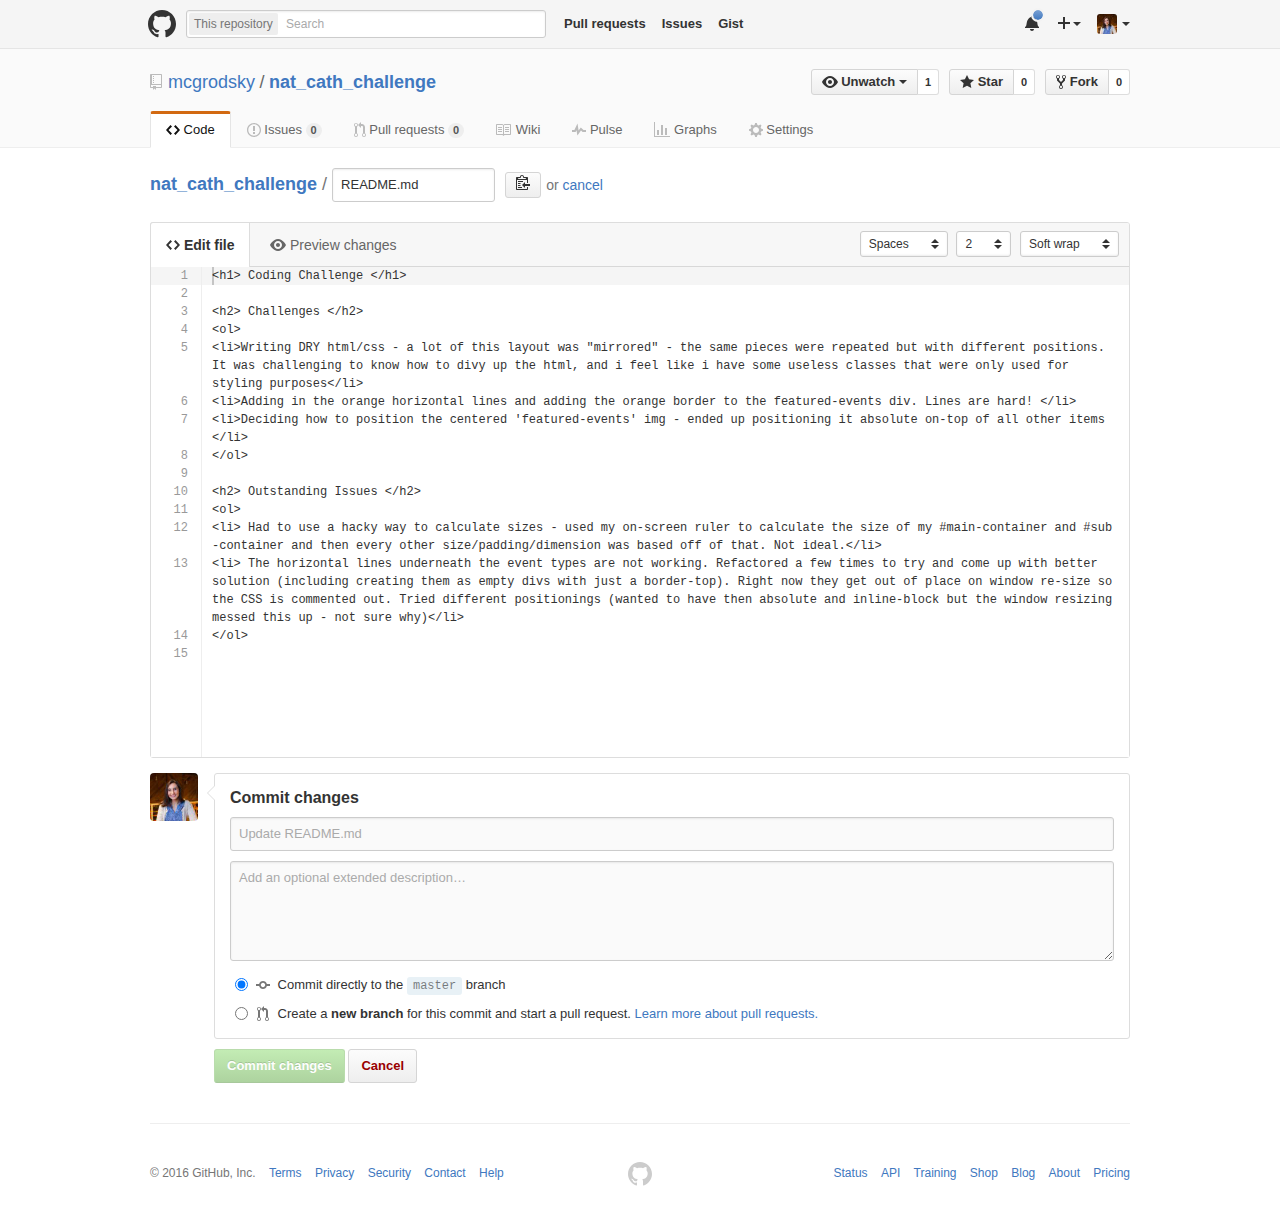
<file: images/Editing nat_cath_challenge_README.md at master · mcgrodsky_nat_cath_challenge.html>
<!DOCTYPE html>
<!-- saved from url=(0069)https://github.com/mcgrodsky/nat_cath_challenge/edit/master/README.md -->
<html lang="en" class=" is-copy-enabled is-u2f-enabled"><head prefix="og: http://ogp.me/ns# fb: http://ogp.me/ns/fb# object: http://ogp.me/ns/object# article: http://ogp.me/ns/article# profile: http://ogp.me/ns/profile#"><meta http-equiv="Content-Type" content="text/html; charset=UTF-8">
    <meta charset="utf-8">

    <link crossorigin="anonymous" href="./Editing nat_cath_challenge_README.md at master · mcgrodsky_nat_cath_challenge_files/github-57122d1fa020911abe6ccf361d32296946e1661f8d3c1d72df669b41967d4ef1.css" integrity="sha256-VxItH6AgkRq+bM82HTIpaUbhZh+NPB1y32abQZZ9TvE=" media="all" rel="stylesheet">
    <link crossorigin="anonymous" href="./Editing nat_cath_challenge_README.md at master · mcgrodsky_nat_cath_challenge_files/github2-2dd6d5521b06801a26cd68af011ba6be68e775391549ab5378895caf9bb5d709.css" integrity="sha256-LdbVUhsGgBomzWivARumvmjndTkVSatTeIlcr5u11wk=" media="all" rel="stylesheet">
    
    
    

    <link as="script" href="./Editing nat_cath_challenge_README.md at master · mcgrodsky_nat_cath_challenge_files/frameworks-ee521b8e9facac68ff27e93fc3ae0f8ed811d7bf9e434e84f4b9ea227780b084.js" rel="preload">
    <link as="script" href="./Editing nat_cath_challenge_README.md at master · mcgrodsky_nat_cath_challenge_files/github-3414864a43b9ec8feb81829c899f8b54f9becd1e54e3b38c46f23f176d58ada6.js" rel="preload">

    <meta http-equiv="X-UA-Compatible" content="IE=edge">
    <meta http-equiv="Content-Language" content="en">
    <meta name="viewport" content="width=1020">
    
    
    <title>Editing nat_cath_challenge/README.md at master · mcgrodsky/nat_cath_challenge</title>
    <link rel="search" type="application/opensearchdescription+xml" href="https://github.com/opensearch.xml" title="GitHub">
    <link rel="fluid-icon" href="https://github.com/fluidicon.png" title="GitHub">
    <link rel="apple-touch-icon" href="https://github.com/apple-touch-icon.png">
    <link rel="apple-touch-icon" sizes="57x57" href="https://github.com/apple-touch-icon-57x57.png">
    <link rel="apple-touch-icon" sizes="60x60" href="https://github.com/apple-touch-icon-60x60.png">
    <link rel="apple-touch-icon" sizes="72x72" href="https://github.com/apple-touch-icon-72x72.png">
    <link rel="apple-touch-icon" sizes="76x76" href="https://github.com/apple-touch-icon-76x76.png">
    <link rel="apple-touch-icon" sizes="114x114" href="https://github.com/apple-touch-icon-114x114.png">
    <link rel="apple-touch-icon" sizes="120x120" href="https://github.com/apple-touch-icon-120x120.png">
    <link rel="apple-touch-icon" sizes="144x144" href="https://github.com/apple-touch-icon-144x144.png">
    <link rel="apple-touch-icon" sizes="152x152" href="https://github.com/apple-touch-icon-152x152.png">
    <link rel="apple-touch-icon" sizes="180x180" href="https://github.com/apple-touch-icon-180x180.png">
    <meta property="fb:app_id" content="1401488693436528">

      <meta content="https://avatars1.githubusercontent.com/u/14894858?v=3&amp;s=400" name="twitter:image:src"><meta content="@github" name="twitter:site"><meta content="summary" name="twitter:card"><meta content="mcgrodsky/nat_cath_challenge" name="twitter:title"><meta content="Contribute to nat_cath_challenge development by creating an account on GitHub." name="twitter:description">
      <meta content="https://avatars1.githubusercontent.com/u/14894858?v=3&amp;s=400" property="og:image"><meta content="GitHub" property="og:site_name"><meta content="object" property="og:type"><meta content="mcgrodsky/nat_cath_challenge" property="og:title"><meta content="https://github.com/mcgrodsky/nat_cath_challenge" property="og:url"><meta content="Contribute to nat_cath_challenge development by creating an account on GitHub." property="og:description">
      <meta name="browser-stats-url" content="https://api.github.com/_private/browser/stats">
    <meta name="browser-errors-url" content="https://api.github.com/_private/browser/errors">
    <link rel="assets" href="https://assets-cdn.github.com/">
    <link rel="web-socket" href="wss://live.github.com/_sockets/MTQ4OTQ4NTg6ZmM4ODhhMzIwNGU1ZGNkMmFmZmE4ODZiNGI0MzYwNDE6ZmUzMmIwOWQzNGQ1MzcwNzJmODQyZDMwNGY5NzlhZjQ2YjdmNTdkNWQxYTM1NzEzZDEwMGE1MGIxZTBjOWVjMQ==--65cec39091303580d9f0840440cf3910e941319b">
    <meta name="pjax-timeout" content="1000">
    <link rel="sudo-modal" href="https://github.com/sessions/sudo_modal">

    <meta name="msapplication-TileImage" content="/windows-tile.png">
    <meta name="msapplication-TileColor" content="#ffffff">
    <meta name="selected-link" value="repo_source" data-pjax-transient="">

    <meta name="google-site-verification" content="KT5gs8h0wvaagLKAVWq8bbeNwnZZK1r1XQysX3xurLU">
<meta name="google-site-verification" content="ZzhVyEFwb7w3e0-uOTltm8Jsck2F5StVihD0exw2fsA">
    <meta name="google-analytics" content="UA-3769691-2">

<meta content="collector.githubapp.com" name="octolytics-host"><meta content="github" name="octolytics-app-id"><meta content="60E7DF61:517E:61D99E7:56B4B99D" name="octolytics-dimension-request_id"><meta content="14894858" name="octolytics-actor-id"><meta content="mcgrodsky" name="octolytics-actor-login"><meta content="299e0c0c7fca60f37c545fd6f130eaf21a6de589af653ebe219df0f6510168e3" name="octolytics-actor-hash">
<meta content="/&lt;user-name&gt;/&lt;repo-name&gt;/blob/edit" data-pjax-transient="true" name="analytics-location">



  <meta class="js-ga-set" name="dimension1" content="Logged In">



        <meta name="hostname" content="github.com">
    <meta name="user-login" content="mcgrodsky">

        <meta name="expected-hostname" content="github.com">

      <link rel="mask-icon" href="https://assets-cdn.github.com/pinned-octocat.svg" color="#4078c0">
      <link rel="icon" type="image/x-icon" href="https://assets-cdn.github.com/favicon.ico">

    <meta content="dce53d59fd4bd5ad8376a1bb3f6d158fde144e82" name="form-nonce">

    <meta http-equiv="x-pjax-version" content="9da414ee7611ac3cce2cc80cea7889cb">

      
  <meta name="description" content="Contribute to nat_cath_challenge development by creating an account on GitHub.">
  <meta name="go-import" content="github.com/mcgrodsky/nat_cath_challenge git https://github.com/mcgrodsky/nat_cath_challenge.git">

  <meta content="14894858" name="octolytics-dimension-user_id"><meta content="mcgrodsky" name="octolytics-dimension-user_login"><meta content="51007842" name="octolytics-dimension-repository_id"><meta content="mcgrodsky/nat_cath_challenge" name="octolytics-dimension-repository_nwo"><meta content="true" name="octolytics-dimension-repository_public"><meta content="false" name="octolytics-dimension-repository_is_fork"><meta content="51007842" name="octolytics-dimension-repository_network_root_id"><meta content="mcgrodsky/nat_cath_challenge" name="octolytics-dimension-repository_network_root_nwo">
  <link href="https://github.com/mcgrodsky/nat_cath_challenge/commits/master.atom" rel="alternate" title="Recent Commits to nat_cath_challenge:master" type="application/atom+xml">


  <style id="ace_editor.css">.ace_editor {position: relative;overflow: hidden;font: 12px/normal 'Monaco', 'Menlo', 'Ubuntu Mono', 'Consolas', 'source-code-pro', monospace;direction: ltr;}.ace_scroller {position: absolute;overflow: hidden;top: 0;bottom: 0;background-color: inherit;-ms-user-select: none;-moz-user-select: none;-webkit-user-select: none;user-select: none;cursor: text;}.ace_content {position: absolute;-moz-box-sizing: border-box;-webkit-box-sizing: border-box;box-sizing: border-box;min-width: 100%;}.ace_dragging .ace_scroller:before{position: absolute;top: 0;left: 0;right: 0;bottom: 0;content: '';background: rgba(250, 250, 250, 0.01);z-index: 1000;}.ace_dragging.ace_dark .ace_scroller:before{background: rgba(0, 0, 0, 0.01);}.ace_selecting, .ace_selecting * {cursor: text !important;}.ace_gutter {position: absolute;overflow : hidden;width: auto;top: 0;bottom: 0;left: 0;cursor: default;z-index: 4;-ms-user-select: none;-moz-user-select: none;-webkit-user-select: none;user-select: none;}.ace_gutter-active-line {position: absolute;left: 0;right: 0;}.ace_scroller.ace_scroll-left {box-shadow: 17px 0 16px -16px rgba(0, 0, 0, 0.4) inset;}.ace_gutter-cell {padding-left: 19px;padding-right: 6px;background-repeat: no-repeat;}.ace_gutter-cell.ace_error {background-image: url("[data-uri]");background-repeat: no-repeat;background-position: 2px center;}.ace_gutter-cell.ace_warning {background-image: url("[data-uri]");background-position: 2px center;}.ace_gutter-cell.ace_info {background-image: url("[data-uri]");background-position: 2px center;}.ace_dark .ace_gutter-cell.ace_info {background-image: url("[data-uri]");}.ace_scrollbar {position: absolute;right: 0;bottom: 0;z-index: 6;}.ace_scrollbar-inner {position: absolute;cursor: text;left: 0;top: 0;}.ace_scrollbar-v{overflow-x: hidden;overflow-y: scroll;top: 0;}.ace_scrollbar-h {overflow-x: scroll;overflow-y: hidden;left: 0;}.ace_print-margin {position: absolute;height: 100%;}.ace_text-input {position: absolute;z-index: 0;width: 0.5em;height: 1em;opacity: 0;background: transparent;-moz-appearance: none;appearance: none;border: none;resize: none;outline: none;overflow: hidden;font: inherit;padding: 0 1px;margin: 0 -1px;text-indent: -1em;-ms-user-select: text;-moz-user-select: text;-webkit-user-select: text;user-select: text;}.ace_text-input.ace_composition {background: inherit;color: inherit;z-index: 1000;opacity: 1;text-indent: 0;}.ace_layer {z-index: 1;position: absolute;overflow: hidden;word-wrap: normal;white-space: pre;height: 100%;width: 100%;-moz-box-sizing: border-box;-webkit-box-sizing: border-box;box-sizing: border-box;pointer-events: none;}.ace_gutter-layer {position: relative;width: auto;text-align: right;pointer-events: auto;}.ace_text-layer {font: inherit !important;}.ace_cjk {display: inline-block;text-align: center;}.ace_cursor-layer {z-index: 4;}.ace_cursor {z-index: 4;position: absolute;-moz-box-sizing: border-box;-webkit-box-sizing: border-box;box-sizing: border-box;border-left: 2px solid}.ace_slim-cursors .ace_cursor {border-left-width: 1px;}.ace_overwrite-cursors .ace_cursor {border-left-width: 0;border-bottom: 1px solid;}.ace_hidden-cursors .ace_cursor {opacity: 0.2;}.ace_smooth-blinking .ace_cursor {-webkit-transition: opacity 0.18s;transition: opacity 0.18s;}.ace_editor.ace_multiselect .ace_cursor {border-left-width: 1px;}.ace_marker-layer .ace_step, .ace_marker-layer .ace_stack {position: absolute;z-index: 3;}.ace_marker-layer .ace_selection {position: absolute;z-index: 5;}.ace_marker-layer .ace_bracket {position: absolute;z-index: 6;}.ace_marker-layer .ace_active-line {position: absolute;z-index: 2;}.ace_marker-layer .ace_selected-word {position: absolute;z-index: 4;-moz-box-sizing: border-box;-webkit-box-sizing: border-box;box-sizing: border-box;}.ace_line .ace_fold {-moz-box-sizing: border-box;-webkit-box-sizing: border-box;box-sizing: border-box;display: inline-block;height: 11px;margin-top: -2px;vertical-align: middle;background-image:url("[data-uri]"),url("[data-uri]");background-repeat: no-repeat, repeat-x;background-position: center center, top left;color: transparent;border: 1px solid black;border-radius: 2px;cursor: pointer;pointer-events: auto;}.ace_dark .ace_fold {}.ace_fold:hover{background-image:url("[data-uri]"),url("[data-uri]");}.ace_tooltip {background-color: #FFF;background-image: -webkit-linear-gradient(top, transparent, rgba(0, 0, 0, 0.1));background-image: linear-gradient(to bottom, transparent, rgba(0, 0, 0, 0.1));border: 1px solid gray;border-radius: 1px;box-shadow: 0 1px 2px rgba(0, 0, 0, 0.3);color: black;max-width: 100%;padding: 3px 4px;position: fixed;z-index: 999999;-moz-box-sizing: border-box;-webkit-box-sizing: border-box;box-sizing: border-box;cursor: default;white-space: pre;word-wrap: break-word;line-height: normal;font-style: normal;font-weight: normal;letter-spacing: normal;pointer-events: none;}.ace_folding-enabled > .ace_gutter-cell {padding-right: 13px;}.ace_fold-widget {-moz-box-sizing: border-box;-webkit-box-sizing: border-box;box-sizing: border-box;margin: 0 -12px 0 1px;display: none;width: 11px;vertical-align: top;background-image: url("[data-uri]");background-repeat: no-repeat;background-position: center;border-radius: 3px;border: 1px solid transparent;cursor: pointer;}.ace_folding-enabled .ace_fold-widget {display: inline-block;   }.ace_fold-widget.ace_end {background-image: url("[data-uri]");}.ace_fold-widget.ace_closed {background-image: url("[data-uri]");}.ace_fold-widget:hover {border: 1px solid rgba(0, 0, 0, 0.3);background-color: rgba(255, 255, 255, 0.2);box-shadow: 0 1px 1px rgba(255, 255, 255, 0.7);}.ace_fold-widget:active {border: 1px solid rgba(0, 0, 0, 0.4);background-color: rgba(0, 0, 0, 0.05);box-shadow: 0 1px 1px rgba(255, 255, 255, 0.8);}.ace_dark .ace_fold-widget {background-image: url("[data-uri]");}.ace_dark .ace_fold-widget.ace_end {background-image: url("[data-uri]");}.ace_dark .ace_fold-widget.ace_closed {background-image: url("[data-uri]");}.ace_dark .ace_fold-widget:hover {box-shadow: 0 1px 1px rgba(255, 255, 255, 0.2);background-color: rgba(255, 255, 255, 0.1);}.ace_dark .ace_fold-widget:active {box-shadow: 0 1px 1px rgba(255, 255, 255, 0.2);}.ace_fold-widget.ace_invalid {background-color: #FFB4B4;border-color: #DE5555;}.ace_fade-fold-widgets .ace_fold-widget {-webkit-transition: opacity 0.4s ease 0.05s;transition: opacity 0.4s ease 0.05s;opacity: 0;}.ace_fade-fold-widgets:hover .ace_fold-widget {-webkit-transition: opacity 0.05s ease 0.05s;transition: opacity 0.05s ease 0.05s;opacity:1;}.ace_underline {text-decoration: underline;}.ace_bold {font-weight: bold;}.ace_nobold .ace_bold {font-weight: normal;}.ace_italic {font-style: italic;}.ace_error-marker {background-color: rgba(255, 0, 0,0.2);position: absolute;z-index: 9;}.ace_highlight-marker {background-color: rgba(255, 255, 0,0.2);position: absolute;z-index: 8;}</style><style id="ace-tm">.ace-tm .ace_gutter {background: #f0f0f0;color: #333;}.ace-tm .ace_print-margin {width: 1px;background: #e8e8e8;}.ace-tm .ace_fold {background-color: #6B72E6;}.ace-tm {background-color: #FFFFFF;color: black;}.ace-tm .ace_cursor {color: black;}.ace-tm .ace_invisible {color: rgb(191, 191, 191);}.ace-tm .ace_storage,.ace-tm .ace_keyword {color: blue;}.ace-tm .ace_constant {color: rgb(197, 6, 11);}.ace-tm .ace_constant.ace_buildin {color: rgb(88, 72, 246);}.ace-tm .ace_constant.ace_language {color: rgb(88, 92, 246);}.ace-tm .ace_constant.ace_library {color: rgb(6, 150, 14);}.ace-tm .ace_invalid {background-color: rgba(255, 0, 0, 0.1);color: red;}.ace-tm .ace_support.ace_function {color: rgb(60, 76, 114);}.ace-tm .ace_support.ace_constant {color: rgb(6, 150, 14);}.ace-tm .ace_support.ace_type,.ace-tm .ace_support.ace_class {color: rgb(109, 121, 222);}.ace-tm .ace_keyword.ace_operator {color: rgb(104, 118, 135);}.ace-tm .ace_string {color: rgb(3, 106, 7);}.ace-tm .ace_comment {color: rgb(76, 136, 107);}.ace-tm .ace_comment.ace_doc {color: rgb(0, 102, 255);}.ace-tm .ace_comment.ace_doc.ace_tag {color: rgb(128, 159, 191);}.ace-tm .ace_constant.ace_numeric {color: rgb(0, 0, 205);}.ace-tm .ace_variable {color: rgb(49, 132, 149);}.ace-tm .ace_xml-pe {color: rgb(104, 104, 91);}.ace-tm .ace_entity.ace_name.ace_function {color: #0000A2;}.ace-tm .ace_heading {color: rgb(12, 7, 255);}.ace-tm .ace_list {color:rgb(185, 6, 144);}.ace-tm .ace_meta.ace_tag {color:rgb(0, 22, 142);}.ace-tm .ace_string.ace_regex {color: rgb(255, 0, 0)}.ace-tm .ace_marker-layer .ace_selection {background: rgb(181, 213, 255);}.ace-tm.ace_multiselect .ace_selection.ace_start {box-shadow: 0 0 3px 0px white;border-radius: 2px;}.ace-tm .ace_marker-layer .ace_step {background: rgb(252, 255, 0);}.ace-tm .ace_marker-layer .ace_stack {background: rgb(164, 229, 101);}.ace-tm .ace_marker-layer .ace_bracket {margin: -1px 0 0 -1px;border: 1px solid rgb(192, 192, 192);}.ace-tm .ace_marker-layer .ace_active-line {background: rgba(0, 0, 0, 0.07);}.ace-tm .ace_gutter-active-line {background-color : #dcdcdc;}.ace-tm .ace_marker-layer .ace_selected-word {background: rgb(250, 250, 255);border: 1px solid rgb(200, 200, 250);}.ace-tm .ace_indent-guide {background: url("[data-uri]") right repeat-y;}</style><style>    .error_widget_wrapper {        background: inherit;        color: inherit;        border:none    }    .error_widget {        border-top: solid 2px;        border-bottom: solid 2px;        margin: 5px 0;        padding: 10px 40px;        white-space: pre-wrap;    }    .error_widget.ace_error, .error_widget_arrow.ace_error{        border-color: #ff5a5a    }    .error_widget.ace_warning, .error_widget_arrow.ace_warning{        border-color: #F1D817    }    .error_widget.ace_info, .error_widget_arrow.ace_info{        border-color: #5a5a5a    }    .error_widget.ace_ok, .error_widget_arrow.ace_ok{        border-color: #5aaa5a    }    .error_widget_arrow {        position: absolute;        border: solid 5px;        border-top-color: transparent!important;        border-right-color: transparent!important;        border-left-color: transparent!important;        top: -5px;    }</style><script src="./Editing nat_cath_challenge_README.md at master · mcgrodsky_nat_cath_challenge_files/markdown.js"></script></head>


  <body class="logged_in   env-production macintosh vis-public page-edit-blob" cz-shortcut-listen="true">
    <a href="https://github.com/mcgrodsky/nat_cath_challenge/edit/master/README.md#start-of-content" tabindex="1" class="accessibility-aid js-skip-to-content">Skip to content</a>

    
    
    



      <div class="header header-logged-in true" role="banner">
  <div class="container clearfix">

    <a class="header-logo-invertocat" href="https://github.com/" data-hotkey="g d" aria-label="Homepage" data-ga-click="Header, go to dashboard, icon:logo">
  <svg aria-hidden="true" class="octicon octicon-mark-github" height="28" role="img" version="1.1" viewBox="0 0 16 16" width="28"><path d="M8 0C3.58 0 0 3.58 0 8c0 3.54 2.29 6.53 5.47 7.59 0.4 0.07 0.55-0.17 0.55-0.38 0-0.19-0.01-0.82-0.01-1.49-2.01 0.37-2.53-0.49-2.69-0.94-0.09-0.23-0.48-0.94-0.82-1.13-0.28-0.15-0.68-0.52-0.01-0.53 0.63-0.01 1.08 0.58 1.23 0.82 0.72 1.21 1.87 0.87 2.33 0.66 0.07-0.52 0.28-0.87 0.51-1.07-1.78-0.2-3.64-0.89-3.64-3.95 0-0.87 0.31-1.59 0.82-2.15-0.08-0.2-0.36-1.02 0.08-2.12 0 0 0.67-0.21 2.2 0.82 0.64-0.18 1.32-0.27 2-0.27 0.68 0 1.36 0.09 2 0.27 1.53-1.04 2.2-0.82 2.2-0.82 0.44 1.1 0.16 1.92 0.08 2.12 0.51 0.56 0.82 1.27 0.82 2.15 0 3.07-1.87 3.75-3.65 3.95 0.29 0.25 0.54 0.73 0.54 1.48 0 1.07-0.01 1.93-0.01 2.2 0 0.21 0.15 0.46 0.55 0.38C13.71 14.53 16 11.53 16 8 16 3.58 12.42 0 8 0z"></path></svg>
</a>


      <div class="site-search repo-scope js-site-search" role="search">
          <!-- </textarea> --><!-- '"` --><form accept-charset="UTF-8" action="https://github.com/mcgrodsky/nat_cath_challenge/search" class="js-site-search-form" data-global-search-url="/search" data-repo-search-url="/mcgrodsky/nat_cath_challenge/search" method="get"><div style="margin:0;padding:0;display:inline"><input name="utf8" type="hidden" value="✓"></div>
  <label class="js-chromeless-input-container form-control">
    <div class="scope-badge">This repository</div>
    <input type="text" class="js-site-search-focus js-site-search-field is-clearable chromeless-input" data-hotkey="s" name="q" placeholder="Search" aria-label="Search this repository" data-global-scope-placeholder="Search GitHub" data-repo-scope-placeholder="Search" tabindex="1" autocapitalize="off">
  </label>
</form>
      </div>

      <ul class="header-nav left" role="navigation">
        <li class="header-nav-item">
          <a href="https://github.com/pulls" class="js-selected-navigation-item header-nav-link" data-ga-click="Header, click, Nav menu - item:pulls context:user" data-hotkey="g p" data-selected-links="/pulls /pulls/assigned /pulls/mentioned /pulls">
            Pull requests
</a>        </li>
        <li class="header-nav-item">
          <a href="https://github.com/issues" class="js-selected-navigation-item header-nav-link" data-ga-click="Header, click, Nav menu - item:issues context:user" data-hotkey="g i" data-selected-links="/issues /issues/assigned /issues/mentioned /issues">
            Issues
</a>        </li>
          <li class="header-nav-item">
            <a class="header-nav-link" href="https://gist.github.com/" data-ga-click="Header, go to gist, text:gist">Gist</a>
          </li>
      </ul>

    
<ul class="header-nav user-nav right" id="user-links">
  <li class="header-nav-item">
      <span class="js-socket-channel js-updatable-content" data-channel="notification-changed:mcgrodsky" data-url="/notifications/header">
      <a href="https://github.com/notifications" aria-label="You have unread notifications" class="header-nav-link notification-indicator tooltipped tooltipped-s" data-ga-click="Header, go to notifications, icon:unread" data-hotkey="g n">
          <span class="mail-status unread"></span>
          <svg aria-hidden="true" class="octicon octicon-bell" height="16" role="img" version="1.1" viewBox="0 0 14 16" width="14"><path d="M14 12v1H0v-1l0.73-0.58c0.77-0.77 0.81-2.55 1.19-4.42 0.77-3.77 4.08-5 4.08-5 0-0.55 0.45-1 1-1s1 0.45 1 1c0 0 3.39 1.23 4.16 5 0.38 1.88 0.42 3.66 1.19 4.42l0.66 0.58z m-7 4c1.11 0 2-0.89 2-2H5c0 1.11 0.89 2 2 2z"></path></svg>
</a>  </span>

  </li>

  <li class="header-nav-item dropdown js-menu-container">
    <a class="header-nav-link tooltipped tooltipped-s js-menu-target" href="https://github.com/new" aria-label="Create new…" data-ga-click="Header, create new, icon:add">
      <svg aria-hidden="true" class="octicon octicon-plus left" height="16" role="img" version="1.1" viewBox="0 0 12 16" width="12"><path d="M12 9H7v5H5V9H0V7h5V2h2v5h5v2z"></path></svg>
      <span class="dropdown-caret"></span>
    </a>

    <div class="dropdown-menu-content js-menu-content">
      <ul class="dropdown-menu dropdown-menu-sw">
        
<a class="dropdown-item" href="https://github.com/new" data-ga-click="Header, create new repository">
  New repository
</a>


  <a class="dropdown-item" href="https://github.com/organizations/new" data-ga-click="Header, create new organization">
    New organization
  </a>



  <div class="dropdown-divider"></div>
  <div class="dropdown-header">
    <span title="mcgrodsky/nat_cath_challenge">This repository</span>
  </div>
    <a class="dropdown-item" href="https://github.com/mcgrodsky/nat_cath_challenge/issues/new" data-ga-click="Header, create new issue">
      New issue
    </a>
    <a class="dropdown-item" href="https://github.com/mcgrodsky/nat_cath_challenge/settings/collaboration" data-ga-click="Header, create new collaborator">
      New collaborator
    </a>

      </ul>
    </div>
  </li>

  <li class="header-nav-item dropdown js-menu-container">
    <a class="header-nav-link name tooltipped tooltipped-sw js-menu-target" href="https://github.com/mcgrodsky" aria-label="View profile and more" data-ga-click="Header, show menu, icon:avatar">
      <img alt="@mcgrodsky" class="avatar" height="20" src="./Editing nat_cath_challenge_README.md at master · mcgrodsky_nat_cath_challenge_files/14894858" width="20">
      <span class="dropdown-caret"></span>
    </a>

    <div class="dropdown-menu-content js-menu-content">
      <div class="dropdown-menu  dropdown-menu-sw">
        <div class=" dropdown-header header-nav-current-user css-truncate">
            Signed in as <strong class="css-truncate-target">mcgrodsky</strong>

        </div>


        <div class="dropdown-divider"></div>

          <a class="dropdown-item" href="https://github.com/mcgrodsky" data-ga-click="Header, go to profile, text:your profile">
            Your profile
          </a>
        <a class="dropdown-item" href="https://github.com/stars" data-ga-click="Header, go to starred repos, text:your stars">
          Your stars
        </a>
          <a class="dropdown-item" href="https://github.com/explore" data-ga-click="Header, go to explore, text:explore">
            Explore
          </a>
          <a class="dropdown-item" href="https://github.com/integrations" data-ga-click="Header, go to integrations, text:integrations">
            Integrations
          </a>
        <a class="dropdown-item" href="https://help.github.com/" data-ga-click="Header, go to help, text:help">
          Help
        </a>


          <div class="dropdown-divider"></div>

          <a class="dropdown-item" href="https://github.com/settings/profile" data-ga-click="Header, go to settings, icon:settings">
            Settings
          </a>

          <!-- </textarea> --><!-- '"` --><form accept-charset="UTF-8" action="https://github.com/logout" class="logout-form" data-form-nonce="dce53d59fd4bd5ad8376a1bb3f6d158fde144e82" method="post"><div style="margin:0;padding:0;display:inline"><input name="utf8" type="hidden" value="✓"><input name="authenticity_token" type="hidden" value="wUddB10DKbf3Mzxmq0OD0ZnLMa97br1PYsNs34mOqn6z3i6yDbAtX4m/b9Gy95z/nC15A2AwxPGG5B5GKpgxZA=="></div>
            <button class="dropdown-item dropdown-signout" data-ga-click="Header, sign out, icon:logout">
              Sign out
            </button>
</form>
      </div>
    </div>
  </li>
</ul>


    
  </div>
</div>

      

      


    <div id="start-of-content" class="accessibility-aid"></div>

      <div id="js-flash-container">
</div>


    <div role="main" class="main-content">
        <div itemscope="" itemtype="http://schema.org/WebPage">
    <div id="js-repo-pjax-container" class="context-loader-container js-repo-nav-next" data-pjax-container="">
      
<div class="pagehead repohead instapaper_ignore readability-menu experiment-repo-nav">
  <div class="container repohead-details-container">

    

<ul class="pagehead-actions">

  <li>
        <!-- </textarea> --><!-- '"` --><form accept-charset="UTF-8" action="https://github.com/notifications/subscribe" class="js-social-container" data-autosubmit="true" data-form-nonce="dce53d59fd4bd5ad8376a1bb3f6d158fde144e82" data-remote="true" method="post"><div style="margin:0;padding:0;display:inline"><input name="utf8" type="hidden" value="✓"><input name="authenticity_token" type="hidden" value="Iav1WU+v7ig5zaY732iNZK95sW8JhfLnRvyTgt+HyCSa1i5gyDd7SpqWwN/KuP6q+mWtREM/ozh568EJUT/nFg=="></div>      <input id="repository_id" name="repository_id" type="hidden" value="51007842">

        <div class="select-menu js-menu-container js-select-menu">
          <a href="https://github.com/mcgrodsky/nat_cath_challenge/subscription" class="btn btn-sm btn-with-count select-menu-button js-menu-target" role="button" tabindex="0" aria-haspopup="true" data-ga-click="Repository, click Watch settings, action:blob#edit">
            <span class="js-select-button">
              <svg aria-hidden="true" class="octicon octicon-eye" height="16" role="img" version="1.1" viewBox="0 0 16 16" width="16"><path d="M8.06 2C3 2 0 8 0 8s3 6 8.06 6c4.94 0 7.94-6 7.94-6S13 2 8.06 2z m-0.06 10c-2.2 0-4-1.78-4-4 0-2.2 1.8-4 4-4 2.22 0 4 1.8 4 4 0 2.22-1.78 4-4 4z m2-4c0 1.11-0.89 2-2 2s-2-0.89-2-2 0.89-2 2-2 2 0.89 2 2z"></path></svg>
              Unwatch
            </span>
          </a>
          <a class="social-count js-social-count" href="https://github.com/mcgrodsky/nat_cath_challenge/watchers">
            1
          </a>

        <div class="select-menu-modal-holder">
          <div class="select-menu-modal subscription-menu-modal js-menu-content" aria-hidden="true">
            <div class="select-menu-header">
              <svg aria-label="Close" class="octicon octicon-x js-menu-close" height="16" role="img" version="1.1" viewBox="0 0 12 16" width="12"><path d="M7.48 8l3.75 3.75-1.48 1.48-3.75-3.75-3.75 3.75-1.48-1.48 3.75-3.75L0.77 4.25l1.48-1.48 3.75 3.75 3.75-3.75 1.48 1.48-3.75 3.75z"></path></svg>
              <span class="select-menu-title">Notifications</span>
            </div>

              <div class="select-menu-list js-navigation-container" role="menu">

                <div class="select-menu-item js-navigation-item " role="menuitem" tabindex="0">
                  <svg aria-hidden="true" class="octicon octicon-check select-menu-item-icon" height="16" role="img" version="1.1" viewBox="0 0 12 16" width="12"><path d="M12 5L4 13 0 9l1.5-1.5 2.5 2.5 6.5-6.5 1.5 1.5z"></path></svg>
                  <div class="select-menu-item-text">
                    <input id="do_included" name="do" type="radio" value="included">
                    <span class="select-menu-item-heading">Not watching</span>
                    <span class="description">Be notified when participating or @mentioned.</span>
                    <span class="js-select-button-text hidden-select-button-text">
                      <svg aria-hidden="true" class="octicon octicon-eye" height="16" role="img" version="1.1" viewBox="0 0 16 16" width="16"><path d="M8.06 2C3 2 0 8 0 8s3 6 8.06 6c4.94 0 7.94-6 7.94-6S13 2 8.06 2z m-0.06 10c-2.2 0-4-1.78-4-4 0-2.2 1.8-4 4-4 2.22 0 4 1.8 4 4 0 2.22-1.78 4-4 4z m2-4c0 1.11-0.89 2-2 2s-2-0.89-2-2 0.89-2 2-2 2 0.89 2 2z"></path></svg>
                      Watch
                    </span>
                  </div>
                </div>

                <div class="select-menu-item js-navigation-item selected" role="menuitem" tabindex="0">
                  <svg aria-hidden="true" class="octicon octicon-check select-menu-item-icon" height="16" role="img" version="1.1" viewBox="0 0 12 16" width="12"><path d="M12 5L4 13 0 9l1.5-1.5 2.5 2.5 6.5-6.5 1.5 1.5z"></path></svg>
                  <div class="select-menu-item-text">
                    <input checked="checked" id="do_subscribed" name="do" type="radio" value="subscribed">
                    <span class="select-menu-item-heading">Watching</span>
                    <span class="description">Be notified of all conversations.</span>
                    <span class="js-select-button-text hidden-select-button-text">
                      <svg aria-hidden="true" class="octicon octicon-eye" height="16" role="img" version="1.1" viewBox="0 0 16 16" width="16"><path d="M8.06 2C3 2 0 8 0 8s3 6 8.06 6c4.94 0 7.94-6 7.94-6S13 2 8.06 2z m-0.06 10c-2.2 0-4-1.78-4-4 0-2.2 1.8-4 4-4 2.22 0 4 1.8 4 4 0 2.22-1.78 4-4 4z m2-4c0 1.11-0.89 2-2 2s-2-0.89-2-2 0.89-2 2-2 2 0.89 2 2z"></path></svg>
                      Unwatch
                    </span>
                  </div>
                </div>

                <div class="select-menu-item js-navigation-item " role="menuitem" tabindex="0">
                  <svg aria-hidden="true" class="octicon octicon-check select-menu-item-icon" height="16" role="img" version="1.1" viewBox="0 0 12 16" width="12"><path d="M12 5L4 13 0 9l1.5-1.5 2.5 2.5 6.5-6.5 1.5 1.5z"></path></svg>
                  <div class="select-menu-item-text">
                    <input id="do_ignore" name="do" type="radio" value="ignore">
                    <span class="select-menu-item-heading">Ignoring</span>
                    <span class="description">Never be notified.</span>
                    <span class="js-select-button-text hidden-select-button-text">
                      <svg aria-hidden="true" class="octicon octicon-mute" height="16" role="img" version="1.1" viewBox="0 0 16 16" width="16"><path d="M8 2.81v10.38c0 0.67-0.81 1-1.28 0.53L3 10H1c-0.55 0-1-0.45-1-1V7c0-0.55 0.45-1 1-1h2l3.72-3.72c0.47-0.47 1.28-0.14 1.28 0.53z m7.53 3.22l-1.06-1.06-1.97 1.97-1.97-1.97-1.06 1.06 1.97 1.97-1.97 1.97 1.06 1.06 1.97-1.97 1.97 1.97 1.06-1.06-1.97-1.97 1.97-1.97z"></path></svg>
                      Stop ignoring
                    </span>
                  </div>
                </div>

              </div>

            </div>
          </div>
        </div>
</form>
  </li>

  <li>
    
  <div class="js-toggler-container js-social-container starring-container ">

    <!-- </textarea> --><!-- '"` --><form accept-charset="UTF-8" action="https://github.com/mcgrodsky/nat_cath_challenge/unstar" class="js-toggler-form starred js-unstar-button" data-form-nonce="dce53d59fd4bd5ad8376a1bb3f6d158fde144e82" data-remote="true" method="post"><div style="margin:0;padding:0;display:inline"><input name="utf8" type="hidden" value="✓"><input name="authenticity_token" type="hidden" value="S1i6N6xoJhS0T6AJXQoeLEy9xaGYjbHKsNjOw0oxtLsa7h3UmRF45THCBMs7v6mvF3BJVVMKQOaubo/W4UgNDw=="></div>
      <button class="btn btn-sm btn-with-count js-toggler-target" aria-label="Unstar this repository" title="Unstar mcgrodsky/nat_cath_challenge" data-ga-click="Repository, click unstar button, action:blob#edit; text:Unstar">
        <svg aria-hidden="true" class="octicon octicon-star" height="16" role="img" version="1.1" viewBox="0 0 14 16" width="14"><path d="M14 6l-4.9-0.64L7 1 4.9 5.36 0 6l3.6 3.26L2.67 14l4.33-2.33 4.33 2.33L10.4 9.26 14 6z"></path></svg>
        Unstar
      </button>
        <a class="social-count js-social-count" href="https://github.com/mcgrodsky/nat_cath_challenge/stargazers">
          0
        </a>
</form>
    <!-- </textarea> --><!-- '"` --><form accept-charset="UTF-8" action="https://github.com/mcgrodsky/nat_cath_challenge/star" class="js-toggler-form unstarred js-star-button" data-form-nonce="dce53d59fd4bd5ad8376a1bb3f6d158fde144e82" data-remote="true" method="post"><div style="margin:0;padding:0;display:inline"><input name="utf8" type="hidden" value="✓"><input name="authenticity_token" type="hidden" value="rZbB3NVg1yxdUwgThxz0k7o8TkT8pDH35nJSUsABsrED7n3Kl4HWRem/4NTfWbWHIBvmVr9APrgvo5SIr88JcA=="></div>
      <button class="btn btn-sm btn-with-count js-toggler-target" aria-label="Star this repository" title="Star mcgrodsky/nat_cath_challenge" data-ga-click="Repository, click star button, action:blob#edit; text:Star">
        <svg aria-hidden="true" class="octicon octicon-star" height="16" role="img" version="1.1" viewBox="0 0 14 16" width="14"><path d="M14 6l-4.9-0.64L7 1 4.9 5.36 0 6l3.6 3.26L2.67 14l4.33-2.33 4.33 2.33L10.4 9.26 14 6z"></path></svg>
        Star
      </button>
        <a class="social-count js-social-count" href="https://github.com/mcgrodsky/nat_cath_challenge/stargazers">
          0
        </a>
</form>  </div>

  </li>

  <li>
          <!-- </textarea> --><!-- '"` --><form accept-charset="UTF-8" action="https://github.com/mcgrodsky/nat_cath_challenge/fork" class="btn-with-count" data-form-nonce="dce53d59fd4bd5ad8376a1bb3f6d158fde144e82" method="post"><div style="margin:0;padding:0;display:inline"><input name="utf8" type="hidden" value="✓"><input name="authenticity_token" type="hidden" value="piGWg9wC6+v295EU/nG2WUczCWjhPghVpfXVqwnGpOGAWppU3l6gRK9upjBIpRkEG7mURpnicSxenwhEA0yBWg=="></div>
            <button type="submit" class="btn btn-sm btn-with-count" data-ga-click="Repository, show fork modal, action:blob#edit; text:Fork" title="Fork your own copy of mcgrodsky/nat_cath_challenge to your account" aria-label="Fork your own copy of mcgrodsky/nat_cath_challenge to your account">
              <svg aria-hidden="true" class="octicon octicon-repo-forked" height="16" role="img" version="1.1" viewBox="0 0 10 16" width="10"><path d="M8 1c-1.11 0-2 0.89-2 2 0 0.73 0.41 1.38 1 1.72v1.28L5 8 3 6v-1.28c0.59-0.34 1-0.98 1-1.72 0-1.11-0.89-2-2-2S0 1.89 0 3c0 0.73 0.41 1.38 1 1.72v1.78l3 3v1.78c-0.59 0.34-1 0.98-1 1.72 0 1.11 0.89 2 2 2s2-0.89 2-2c0-0.73-0.41-1.38-1-1.72V9.5l3-3V4.72c0.59-0.34 1-0.98 1-1.72 0-1.11-0.89-2-2-2zM2 4.2c-0.66 0-1.2-0.55-1.2-1.2s0.55-1.2 1.2-1.2 1.2 0.55 1.2 1.2-0.55 1.2-1.2 1.2z m3 10c-0.66 0-1.2-0.55-1.2-1.2s0.55-1.2 1.2-1.2 1.2 0.55 1.2 1.2-0.55 1.2-1.2 1.2z m3-10c-0.66 0-1.2-0.55-1.2-1.2s0.55-1.2 1.2-1.2 1.2 0.55 1.2 1.2-0.55 1.2-1.2 1.2z"></path></svg>
              Fork
            </button>
</form>
    <a href="https://github.com/mcgrodsky/nat_cath_challenge/network" class="social-count">
      0
    </a>
  </li>
</ul>

    <h1 itemscope="" itemtype="http://data-vocabulary.org/Breadcrumb" class="entry-title public ">
  <svg aria-hidden="true" class="octicon octicon-repo" height="16" role="img" version="1.1" viewBox="0 0 12 16" width="12"><path d="M4 9h-1v-1h1v1z m0-3h-1v1h1v-1z m0-2h-1v1h1v-1z m0-2h-1v1h1v-1z m8-1v12c0 0.55-0.45 1-1 1H6v2l-1.5-1.5-1.5 1.5V14H1c-0.55 0-1-0.45-1-1V1C0 0.45 0.45 0 1 0h10c0.55 0 1 0.45 1 1z m-1 10H1v2h2v-1h3v1h5V11z m0-10H2v9h9V1z"></path></svg>
  <span class="author"><a href="https://github.com/mcgrodsky" class="url fn" itemprop="url" rel="author"><span itemprop="title">mcgrodsky</span></a></span><!--
--><span class="path-divider">/</span><!--
--><strong><a href="https://github.com/mcgrodsky/nat_cath_challenge" data-pjax="#js-repo-pjax-container">nat_cath_challenge</a></strong>

  <span class="page-context-loader">
    <img alt="" height="16" src="./Editing nat_cath_challenge_README.md at master · mcgrodsky_nat_cath_challenge_files/octocat-spinner-32.gif" width="16">
  </span>

</h1>

  </div>
  <div class="container">
    
<nav class="reponav js-repo-nav js-sidenav-container-pjax js-octicon-loaders" role="navigation" data-pjax="#js-repo-pjax-container">

  <a href="https://github.com/mcgrodsky/nat_cath_challenge" aria-label="Code" aria-selected="true" class="js-selected-navigation-item selected reponav-item" data-hotkey="g c" data-selected-links="repo_source repo_downloads repo_commits repo_releases repo_tags repo_branches /mcgrodsky/nat_cath_challenge">
    <svg aria-hidden="true" class="octicon octicon-code" height="16" role="img" version="1.1" viewBox="0 0 14 16" width="14"><path d="M9.5 3l-1.5 1.5 3.5 3.5L8 11.5l1.5 1.5 4.5-5L9.5 3zM4.5 3L0 8l4.5 5 1.5-1.5L2.5 8l3.5-3.5L4.5 3z"></path></svg>
    Code
</a>
    <a href="https://github.com/mcgrodsky/nat_cath_challenge/issues" class="js-selected-navigation-item reponav-item" data-hotkey="g i" data-selected-links="repo_issues repo_labels repo_milestones /mcgrodsky/nat_cath_challenge/issues">
      <svg aria-hidden="true" class="octicon octicon-issue-opened" height="16" role="img" version="1.1" viewBox="0 0 14 16" width="14"><path d="M7 2.3c3.14 0 5.7 2.56 5.7 5.7S10.14 13.7 7 13.7 1.3 11.14 1.3 8s2.56-5.7 5.7-5.7m0-1.3C3.14 1 0 4.14 0 8s3.14 7 7 7 7-3.14 7-7S10.86 1 7 1z m1 3H6v5h2V4z m0 6H6v2h2V10z"></path></svg>
      Issues
      <span class="counter">0</span>
</a>
  <a href="https://github.com/mcgrodsky/nat_cath_challenge/pulls" class="js-selected-navigation-item reponav-item" data-hotkey="g p" data-selected-links="repo_pulls /mcgrodsky/nat_cath_challenge/pulls">
    <svg aria-hidden="true" class="octicon octicon-git-pull-request" height="16" role="img" version="1.1" viewBox="0 0 12 16" width="12"><path d="M11 11.28c0-1.73 0-6.28 0-6.28-0.03-0.78-0.34-1.47-0.94-2.06s-1.28-0.91-2.06-0.94c0 0-1.02 0-1 0V0L4 3l3 3V4h1c0.27 0.02 0.48 0.11 0.69 0.31s0.3 0.42 0.31 0.69v6.28c-0.59 0.34-1 0.98-1 1.72 0 1.11 0.89 2 2 2s2-0.89 2-2c0-0.73-0.41-1.38-1-1.72z m-1 2.92c-0.66 0-1.2-0.55-1.2-1.2s0.55-1.2 1.2-1.2 1.2 0.55 1.2 1.2-0.55 1.2-1.2 1.2zM4 3c0-1.11-0.89-2-2-2S0 1.89 0 3c0 0.73 0.41 1.38 1 1.72 0 1.55 0 5.56 0 6.56-0.59 0.34-1 0.98-1 1.72 0 1.11 0.89 2 2 2s2-0.89 2-2c0-0.73-0.41-1.38-1-1.72V4.72c0.59-0.34 1-0.98 1-1.72z m-0.8 10c0 0.66-0.55 1.2-1.2 1.2s-1.2-0.55-1.2-1.2 0.55-1.2 1.2-1.2 1.2 0.55 1.2 1.2z m-1.2-8.8c-0.66 0-1.2-0.55-1.2-1.2s0.55-1.2 1.2-1.2 1.2 0.55 1.2 1.2-0.55 1.2-1.2 1.2z"></path></svg>
    Pull requests
    <span class="counter">0</span>
</a>
    <a href="https://github.com/mcgrodsky/nat_cath_challenge/wiki" class="js-selected-navigation-item reponav-item" data-hotkey="g w" data-selected-links="repo_wiki /mcgrodsky/nat_cath_challenge/wiki">
      <svg aria-hidden="true" class="octicon octicon-book" height="16" role="img" version="1.1" viewBox="0 0 16 16" width="16"><path d="M2 5h4v1H2v-1z m0 3h4v-1H2v1z m0 2h4v-1H2v1z m11-5H9v1h4v-1z m0 2H9v1h4v-1z m0 2H9v1h4v-1z m2-6v9c0 0.55-0.45 1-1 1H8.5l-1 1-1-1H1c-0.55 0-1-0.45-1-1V3c0-0.55 0.45-1 1-1h5.5l1 1 1-1h5.5c0.55 0 1 0.45 1 1z m-8 0.5l-0.5-0.5H1v9h6V3.5z m7-0.5H8.5l-0.5 0.5v8.5h6V3z"></path></svg>
      Wiki
</a>
  <a href="https://github.com/mcgrodsky/nat_cath_challenge/pulse" class="js-selected-navigation-item reponav-item" data-selected-links="pulse /mcgrodsky/nat_cath_challenge/pulse">
    <svg aria-hidden="true" class="octicon octicon-pulse" height="16" role="img" version="1.1" viewBox="0 0 14 16" width="14"><path d="M11.5 8L8.8 5.4 6.6 8.5 5.5 1.6 2.38 8H0V10h3.6L4.5 8.2l0.9 5.4L9 8.5l1.6 1.5H14V8H11.5z"></path></svg>
    Pulse
</a>
  <a href="https://github.com/mcgrodsky/nat_cath_challenge/graphs" class="js-selected-navigation-item reponav-item" data-selected-links="repo_graphs repo_contributors /mcgrodsky/nat_cath_challenge/graphs">
    <svg aria-hidden="true" class="octicon octicon-graph" height="16" role="img" version="1.1" viewBox="0 0 16 16" width="16"><path d="M16 14v1H0V0h1v14h15z m-11-1H3V8h2v5z m4 0H7V3h2v10z m4 0H11V6h2v7z"></path></svg>
    Graphs
</a>
    <a href="https://github.com/mcgrodsky/nat_cath_challenge/settings" class="js-selected-navigation-item reponav-item" data-selected-links="repo_settings repo_branch_settings hooks /mcgrodsky/nat_cath_challenge/settings">
      <svg aria-hidden="true" class="octicon octicon-gear" height="16" role="img" version="1.1" viewBox="0 0 14 16" width="14"><path d="M14 8.77V7.17l-1.94-0.64-0.45-1.09 0.88-1.84-1.13-1.13-1.81 0.91-1.09-0.45-0.69-1.92H6.17l-0.63 1.94-1.11 0.45-1.84-0.88-1.13 1.13 0.91 1.81-0.45 1.09L0 7.23v1.59l1.94 0.64 0.45 1.09-0.88 1.84 1.13 1.13 1.81-0.91 1.09 0.45 0.69 1.92h1.59l0.63-1.94 1.11-0.45 1.84 0.88 1.13-1.13-0.92-1.81 0.47-1.09 1.92-0.69zM7 11c-1.66 0-3-1.34-3-3s1.34-3 3-3 3 1.34 3 3-1.34 3-3 3z"></path></svg>
      Settings
</a>
</nav>

  </div>
</div>

<div class="container new-discussion-timeline experiment-repo-nav">
  <div class="repository-content">

    



<div class="file-box">
  <!-- </textarea> --><!-- '"` --><form accept-charset="UTF-8" action="https://github.com/mcgrodsky/nat_cath_challenge/preview/master/README.md" class="hidden js-blob-preview-form" data-form-nonce="dce53d59fd4bd5ad8376a1bb3f6d158fde144e82" data-remote="true" method="post"><div style="margin:0;padding:0;display:inline"><input name="utf8" type="hidden" value="✓"><input name="authenticity_token" type="hidden" value="wgwVYCPPVWbgaL59AUdc25Ux28zi323Ia6Ec7P6K2eKBsj4fnin2zftgPpy09A/xAxmBzTM/3qe7/X4V2aEsKw=="></div>
    <input type="hidden" name="code">
    <input type="hidden" name="commit">
    <input type="hidden" name="blobname">
    <input type="hidden" name="willcreatebranch">
    <input type="hidden" name="checkConflict">
</form>  <!-- </textarea> --><!-- '"` --><form accept-charset="UTF-8" action="https://github.com/mcgrodsky/nat_cath_challenge/tree-save/master/README.md" class="js-blob-form" data-form-nonce="dce53d59fd4bd5ad8376a1bb3f6d158fde144e82" data-github-confirm-unload="Your edits will be lost." id="new_blob" method="post"><div style="margin:0;padding:0;display:inline"><input name="utf8" type="hidden" value="✓"><input name="authenticity_token" type="hidden" value="jBTZlt6RtG3sttMW8iCEOzDJ0HBg0HkHhRQuSzYsdqqCvAeZizKcCrTXJfwM0ZC0S0CztXWA3WbpMPhZQLXBZQ=="></div>
    
<div class="breadcrumb js-zeroclipboard-container">
    <div class="editor-gitignore-template js-gitignore-template ">
      Want to use a <code>.gitignore</code> template?
      <span class="select-menu js-menu-container js-select-menu">
  <button class="btn btn-sm select-menu-button js-menu-target" aria-haspopup="true" type="button">
    <i>Choose .gitignore:</i>
    <span class="js-select-button">None</span>
  </button>

  <div class="select-menu-modal-holder select-menu-git-ignore js-menu-content js-navigation-container" aria-hidden="true">

    <div class="select-menu-modal">
      <div class="select-menu-header">
        <svg aria-label="Close" class="octicon octicon-x js-menu-close" height="16" role="img" version="1.1" viewBox="0 0 12 16" width="12"><path d="M7.48 8l3.75 3.75-1.48 1.48-3.75-3.75-3.75 3.75-1.48-1.48 3.75-3.75L0.77 4.25l1.48-1.48 3.75 3.75 3.75-3.75 1.48 1.48-3.75 3.75z"></path></svg>
        <span class="select-menu-title">.gitignore</span>
      </div>

      <div class="select-menu-filters">
        <div class="select-menu-text-filter">
          <input type="text" id="context-ignore-filter-field" class="js-filterable-field js-navigation-enable" placeholder="Filter ignores…" aria-label="Choose .gitignore type">
        </div>
      </div>

      <div class="select-menu-list" role="menu">
        <div data-filterable-for="context-ignore-filter-field">
            <div class="select-menu-item js-navigation-item" role="menuitem">
              <input data-template-url="https://github.com/site/gitignore/Actionscript" id="gitignore-actionscript_Actionscript" name="gitignore-actionscript" type="radio" value="Actionscript">
              <svg aria-hidden="true" class="octicon octicon-check select-menu-item-icon" height="16" role="img" version="1.1" viewBox="0 0 12 16" width="12"><path d="M12 5L4 13 0 9l1.5-1.5 2.5 2.5 6.5-6.5 1.5 1.5z"></path></svg>
              <div class="select-menu-item-text js-select-button-text">Actionscript</div>
            </div>
            <div class="select-menu-item js-navigation-item" role="menuitem">
              <input data-template-url="https://github.com/site/gitignore/Ada" id="gitignore-ada_Ada" name="gitignore-ada" type="radio" value="Ada">
              <svg aria-hidden="true" class="octicon octicon-check select-menu-item-icon" height="16" role="img" version="1.1" viewBox="0 0 12 16" width="12"><path d="M12 5L4 13 0 9l1.5-1.5 2.5 2.5 6.5-6.5 1.5 1.5z"></path></svg>
              <div class="select-menu-item-text js-select-button-text">Ada</div>
            </div>
            <div class="select-menu-item js-navigation-item" role="menuitem">
              <input data-template-url="https://github.com/site/gitignore/Agda" id="gitignore-agda_Agda" name="gitignore-agda" type="radio" value="Agda">
              <svg aria-hidden="true" class="octicon octicon-check select-menu-item-icon" height="16" role="img" version="1.1" viewBox="0 0 12 16" width="12"><path d="M12 5L4 13 0 9l1.5-1.5 2.5 2.5 6.5-6.5 1.5 1.5z"></path></svg>
              <div class="select-menu-item-text js-select-button-text">Agda</div>
            </div>
            <div class="select-menu-item js-navigation-item" role="menuitem">
              <input data-template-url="https://github.com/site/gitignore/Android" id="gitignore-android_Android" name="gitignore-android" type="radio" value="Android">
              <svg aria-hidden="true" class="octicon octicon-check select-menu-item-icon" height="16" role="img" version="1.1" viewBox="0 0 12 16" width="12"><path d="M12 5L4 13 0 9l1.5-1.5 2.5 2.5 6.5-6.5 1.5 1.5z"></path></svg>
              <div class="select-menu-item-text js-select-button-text">Android</div>
            </div>
            <div class="select-menu-item js-navigation-item" role="menuitem">
              <input data-template-url="https://github.com/site/gitignore/AppEngine" id="gitignore-appengine_AppEngine" name="gitignore-appengine" type="radio" value="AppEngine">
              <svg aria-hidden="true" class="octicon octicon-check select-menu-item-icon" height="16" role="img" version="1.1" viewBox="0 0 12 16" width="12"><path d="M12 5L4 13 0 9l1.5-1.5 2.5 2.5 6.5-6.5 1.5 1.5z"></path></svg>
              <div class="select-menu-item-text js-select-button-text">AppEngine</div>
            </div>
            <div class="select-menu-item js-navigation-item" role="menuitem">
              <input data-template-url="https://github.com/site/gitignore/AppceleratorTitanium" id="gitignore-appceleratortitanium_AppceleratorTitanium" name="gitignore-appceleratortitanium" type="radio" value="AppceleratorTitanium">
              <svg aria-hidden="true" class="octicon octicon-check select-menu-item-icon" height="16" role="img" version="1.1" viewBox="0 0 12 16" width="12"><path d="M12 5L4 13 0 9l1.5-1.5 2.5 2.5 6.5-6.5 1.5 1.5z"></path></svg>
              <div class="select-menu-item-text js-select-button-text">AppceleratorTitanium</div>
            </div>
            <div class="select-menu-item js-navigation-item" role="menuitem">
              <input data-template-url="https://github.com/site/gitignore/ArchLinuxPackages" id="gitignore-archlinuxpackages_ArchLinuxPackages" name="gitignore-archlinuxpackages" type="radio" value="ArchLinuxPackages">
              <svg aria-hidden="true" class="octicon octicon-check select-menu-item-icon" height="16" role="img" version="1.1" viewBox="0 0 12 16" width="12"><path d="M12 5L4 13 0 9l1.5-1.5 2.5 2.5 6.5-6.5 1.5 1.5z"></path></svg>
              <div class="select-menu-item-text js-select-button-text">ArchLinuxPackages</div>
            </div>
            <div class="select-menu-item js-navigation-item" role="menuitem">
              <input data-template-url="https://github.com/site/gitignore/Autotools" id="gitignore-autotools_Autotools" name="gitignore-autotools" type="radio" value="Autotools">
              <svg aria-hidden="true" class="octicon octicon-check select-menu-item-icon" height="16" role="img" version="1.1" viewBox="0 0 12 16" width="12"><path d="M12 5L4 13 0 9l1.5-1.5 2.5 2.5 6.5-6.5 1.5 1.5z"></path></svg>
              <div class="select-menu-item-text js-select-button-text">Autotools</div>
            </div>
            <div class="select-menu-item js-navigation-item" role="menuitem">
              <input data-template-url="https://github.com/site/gitignore/Bancha" id="gitignore-bancha_Bancha" name="gitignore-bancha" type="radio" value="Bancha">
              <svg aria-hidden="true" class="octicon octicon-check select-menu-item-icon" height="16" role="img" version="1.1" viewBox="0 0 12 16" width="12"><path d="M12 5L4 13 0 9l1.5-1.5 2.5 2.5 6.5-6.5 1.5 1.5z"></path></svg>
              <div class="select-menu-item-text js-select-button-text">Bancha</div>
            </div>
            <div class="select-menu-item js-navigation-item" role="menuitem">
              <input data-template-url="https://github.com/site/gitignore/C" id="gitignore-c_C" name="gitignore-c" type="radio" value="C">
              <svg aria-hidden="true" class="octicon octicon-check select-menu-item-icon" height="16" role="img" version="1.1" viewBox="0 0 12 16" width="12"><path d="M12 5L4 13 0 9l1.5-1.5 2.5 2.5 6.5-6.5 1.5 1.5z"></path></svg>
              <div class="select-menu-item-text js-select-button-text">C</div>
            </div>
            <div class="select-menu-item js-navigation-item" role="menuitem">
              <input data-template-url="https://github.com/site/gitignore/C++" id="gitignore-c___C__" name="gitignore-c++" type="radio" value="C++">
              <svg aria-hidden="true" class="octicon octicon-check select-menu-item-icon" height="16" role="img" version="1.1" viewBox="0 0 12 16" width="12"><path d="M12 5L4 13 0 9l1.5-1.5 2.5 2.5 6.5-6.5 1.5 1.5z"></path></svg>
              <div class="select-menu-item-text js-select-button-text">C++</div>
            </div>
            <div class="select-menu-item js-navigation-item" role="menuitem">
              <input data-template-url="https://github.com/site/gitignore/CFWheels" id="gitignore-cfwheels_CFWheels" name="gitignore-cfwheels" type="radio" value="CFWheels">
              <svg aria-hidden="true" class="octicon octicon-check select-menu-item-icon" height="16" role="img" version="1.1" viewBox="0 0 12 16" width="12"><path d="M12 5L4 13 0 9l1.5-1.5 2.5 2.5 6.5-6.5 1.5 1.5z"></path></svg>
              <div class="select-menu-item-text js-select-button-text">CFWheels</div>
            </div>
            <div class="select-menu-item js-navigation-item" role="menuitem">
              <input data-template-url="https://github.com/site/gitignore/CMake" id="gitignore-cmake_CMake" name="gitignore-cmake" type="radio" value="CMake">
              <svg aria-hidden="true" class="octicon octicon-check select-menu-item-icon" height="16" role="img" version="1.1" viewBox="0 0 12 16" width="12"><path d="M12 5L4 13 0 9l1.5-1.5 2.5 2.5 6.5-6.5 1.5 1.5z"></path></svg>
              <div class="select-menu-item-text js-select-button-text">CMake</div>
            </div>
            <div class="select-menu-item js-navigation-item" role="menuitem">
              <input data-template-url="https://github.com/site/gitignore/CUDA" id="gitignore-cuda_CUDA" name="gitignore-cuda" type="radio" value="CUDA">
              <svg aria-hidden="true" class="octicon octicon-check select-menu-item-icon" height="16" role="img" version="1.1" viewBox="0 0 12 16" width="12"><path d="M12 5L4 13 0 9l1.5-1.5 2.5 2.5 6.5-6.5 1.5 1.5z"></path></svg>
              <div class="select-menu-item-text js-select-button-text">CUDA</div>
            </div>
            <div class="select-menu-item js-navigation-item" role="menuitem">
              <input data-template-url="https://github.com/site/gitignore/CakePHP" id="gitignore-cakephp_CakePHP" name="gitignore-cakephp" type="radio" value="CakePHP">
              <svg aria-hidden="true" class="octicon octicon-check select-menu-item-icon" height="16" role="img" version="1.1" viewBox="0 0 12 16" width="12"><path d="M12 5L4 13 0 9l1.5-1.5 2.5 2.5 6.5-6.5 1.5 1.5z"></path></svg>
              <div class="select-menu-item-text js-select-button-text">CakePHP</div>
            </div>
            <div class="select-menu-item js-navigation-item" role="menuitem">
              <input data-template-url="https://github.com/site/gitignore/ChefCookbook" id="gitignore-chefcookbook_ChefCookbook" name="gitignore-chefcookbook" type="radio" value="ChefCookbook">
              <svg aria-hidden="true" class="octicon octicon-check select-menu-item-icon" height="16" role="img" version="1.1" viewBox="0 0 12 16" width="12"><path d="M12 5L4 13 0 9l1.5-1.5 2.5 2.5 6.5-6.5 1.5 1.5z"></path></svg>
              <div class="select-menu-item-text js-select-button-text">ChefCookbook</div>
            </div>
            <div class="select-menu-item js-navigation-item" role="menuitem">
              <input data-template-url="https://github.com/site/gitignore/Clojure" id="gitignore-clojure_Clojure" name="gitignore-clojure" type="radio" value="Clojure">
              <svg aria-hidden="true" class="octicon octicon-check select-menu-item-icon" height="16" role="img" version="1.1" viewBox="0 0 12 16" width="12"><path d="M12 5L4 13 0 9l1.5-1.5 2.5 2.5 6.5-6.5 1.5 1.5z"></path></svg>
              <div class="select-menu-item-text js-select-button-text">Clojure</div>
            </div>
            <div class="select-menu-item js-navigation-item" role="menuitem">
              <input data-template-url="https://github.com/site/gitignore/CodeIgniter" id="gitignore-codeigniter_CodeIgniter" name="gitignore-codeigniter" type="radio" value="CodeIgniter">
              <svg aria-hidden="true" class="octicon octicon-check select-menu-item-icon" height="16" role="img" version="1.1" viewBox="0 0 12 16" width="12"><path d="M12 5L4 13 0 9l1.5-1.5 2.5 2.5 6.5-6.5 1.5 1.5z"></path></svg>
              <div class="select-menu-item-text js-select-button-text">CodeIgniter</div>
            </div>
            <div class="select-menu-item js-navigation-item" role="menuitem">
              <input data-template-url="https://github.com/site/gitignore/CommonLisp" id="gitignore-commonlisp_CommonLisp" name="gitignore-commonlisp" type="radio" value="CommonLisp">
              <svg aria-hidden="true" class="octicon octicon-check select-menu-item-icon" height="16" role="img" version="1.1" viewBox="0 0 12 16" width="12"><path d="M12 5L4 13 0 9l1.5-1.5 2.5 2.5 6.5-6.5 1.5 1.5z"></path></svg>
              <div class="select-menu-item-text js-select-button-text">CommonLisp</div>
            </div>
            <div class="select-menu-item js-navigation-item" role="menuitem">
              <input data-template-url="https://github.com/site/gitignore/Composer" id="gitignore-composer_Composer" name="gitignore-composer" type="radio" value="Composer">
              <svg aria-hidden="true" class="octicon octicon-check select-menu-item-icon" height="16" role="img" version="1.1" viewBox="0 0 12 16" width="12"><path d="M12 5L4 13 0 9l1.5-1.5 2.5 2.5 6.5-6.5 1.5 1.5z"></path></svg>
              <div class="select-menu-item-text js-select-button-text">Composer</div>
            </div>
            <div class="select-menu-item js-navigation-item" role="menuitem">
              <input data-template-url="https://github.com/site/gitignore/Concrete5" id="gitignore-concrete5_Concrete5" name="gitignore-concrete5" type="radio" value="Concrete5">
              <svg aria-hidden="true" class="octicon octicon-check select-menu-item-icon" height="16" role="img" version="1.1" viewBox="0 0 12 16" width="12"><path d="M12 5L4 13 0 9l1.5-1.5 2.5 2.5 6.5-6.5 1.5 1.5z"></path></svg>
              <div class="select-menu-item-text js-select-button-text">Concrete5</div>
            </div>
            <div class="select-menu-item js-navigation-item" role="menuitem">
              <input data-template-url="https://github.com/site/gitignore/Coq" id="gitignore-coq_Coq" name="gitignore-coq" type="radio" value="Coq">
              <svg aria-hidden="true" class="octicon octicon-check select-menu-item-icon" height="16" role="img" version="1.1" viewBox="0 0 12 16" width="12"><path d="M12 5L4 13 0 9l1.5-1.5 2.5 2.5 6.5-6.5 1.5 1.5z"></path></svg>
              <div class="select-menu-item-text js-select-button-text">Coq</div>
            </div>
            <div class="select-menu-item js-navigation-item" role="menuitem">
              <input data-template-url="https://github.com/site/gitignore/CraftCMS" id="gitignore-craftcms_CraftCMS" name="gitignore-craftcms" type="radio" value="CraftCMS">
              <svg aria-hidden="true" class="octicon octicon-check select-menu-item-icon" height="16" role="img" version="1.1" viewBox="0 0 12 16" width="12"><path d="M12 5L4 13 0 9l1.5-1.5 2.5 2.5 6.5-6.5 1.5 1.5z"></path></svg>
              <div class="select-menu-item-text js-select-button-text">CraftCMS</div>
            </div>
            <div class="select-menu-item js-navigation-item" role="menuitem">
              <input data-template-url="https://github.com/site/gitignore/D" id="gitignore-d_D" name="gitignore-d" type="radio" value="D">
              <svg aria-hidden="true" class="octicon octicon-check select-menu-item-icon" height="16" role="img" version="1.1" viewBox="0 0 12 16" width="12"><path d="M12 5L4 13 0 9l1.5-1.5 2.5 2.5 6.5-6.5 1.5 1.5z"></path></svg>
              <div class="select-menu-item-text js-select-button-text">D</div>
            </div>
            <div class="select-menu-item js-navigation-item" role="menuitem">
              <input data-template-url="https://github.com/site/gitignore/DM" id="gitignore-dm_DM" name="gitignore-dm" type="radio" value="DM">
              <svg aria-hidden="true" class="octicon octicon-check select-menu-item-icon" height="16" role="img" version="1.1" viewBox="0 0 12 16" width="12"><path d="M12 5L4 13 0 9l1.5-1.5 2.5 2.5 6.5-6.5 1.5 1.5z"></path></svg>
              <div class="select-menu-item-text js-select-button-text">DM</div>
            </div>
            <div class="select-menu-item js-navigation-item" role="menuitem">
              <input data-template-url="https://github.com/site/gitignore/Dart" id="gitignore-dart_Dart" name="gitignore-dart" type="radio" value="Dart">
              <svg aria-hidden="true" class="octicon octicon-check select-menu-item-icon" height="16" role="img" version="1.1" viewBox="0 0 12 16" width="12"><path d="M12 5L4 13 0 9l1.5-1.5 2.5 2.5 6.5-6.5 1.5 1.5z"></path></svg>
              <div class="select-menu-item-text js-select-button-text">Dart</div>
            </div>
            <div class="select-menu-item js-navigation-item" role="menuitem">
              <input data-template-url="https://github.com/site/gitignore/Delphi" id="gitignore-delphi_Delphi" name="gitignore-delphi" type="radio" value="Delphi">
              <svg aria-hidden="true" class="octicon octicon-check select-menu-item-icon" height="16" role="img" version="1.1" viewBox="0 0 12 16" width="12"><path d="M12 5L4 13 0 9l1.5-1.5 2.5 2.5 6.5-6.5 1.5 1.5z"></path></svg>
              <div class="select-menu-item-text js-select-button-text">Delphi</div>
            </div>
            <div class="select-menu-item js-navigation-item" role="menuitem">
              <input data-template-url="https://github.com/site/gitignore/Drupal" id="gitignore-drupal_Drupal" name="gitignore-drupal" type="radio" value="Drupal">
              <svg aria-hidden="true" class="octicon octicon-check select-menu-item-icon" height="16" role="img" version="1.1" viewBox="0 0 12 16" width="12"><path d="M12 5L4 13 0 9l1.5-1.5 2.5 2.5 6.5-6.5 1.5 1.5z"></path></svg>
              <div class="select-menu-item-text js-select-button-text">Drupal</div>
            </div>
            <div class="select-menu-item js-navigation-item" role="menuitem">
              <input data-template-url="https://github.com/site/gitignore/EPiServer" id="gitignore-episerver_EPiServer" name="gitignore-episerver" type="radio" value="EPiServer">
              <svg aria-hidden="true" class="octicon octicon-check select-menu-item-icon" height="16" role="img" version="1.1" viewBox="0 0 12 16" width="12"><path d="M12 5L4 13 0 9l1.5-1.5 2.5 2.5 6.5-6.5 1.5 1.5z"></path></svg>
              <div class="select-menu-item-text js-select-button-text">EPiServer</div>
            </div>
            <div class="select-menu-item js-navigation-item" role="menuitem">
              <input data-template-url="https://github.com/site/gitignore/Eagle" id="gitignore-eagle_Eagle" name="gitignore-eagle" type="radio" value="Eagle">
              <svg aria-hidden="true" class="octicon octicon-check select-menu-item-icon" height="16" role="img" version="1.1" viewBox="0 0 12 16" width="12"><path d="M12 5L4 13 0 9l1.5-1.5 2.5 2.5 6.5-6.5 1.5 1.5z"></path></svg>
              <div class="select-menu-item-text js-select-button-text">Eagle</div>
            </div>
            <div class="select-menu-item js-navigation-item" role="menuitem">
              <input data-template-url="https://github.com/site/gitignore/Elisp" id="gitignore-elisp_Elisp" name="gitignore-elisp" type="radio" value="Elisp">
              <svg aria-hidden="true" class="octicon octicon-check select-menu-item-icon" height="16" role="img" version="1.1" viewBox="0 0 12 16" width="12"><path d="M12 5L4 13 0 9l1.5-1.5 2.5 2.5 6.5-6.5 1.5 1.5z"></path></svg>
              <div class="select-menu-item-text js-select-button-text">Elisp</div>
            </div>
            <div class="select-menu-item js-navigation-item" role="menuitem">
              <input data-template-url="https://github.com/site/gitignore/Elixir" id="gitignore-elixir_Elixir" name="gitignore-elixir" type="radio" value="Elixir">
              <svg aria-hidden="true" class="octicon octicon-check select-menu-item-icon" height="16" role="img" version="1.1" viewBox="0 0 12 16" width="12"><path d="M12 5L4 13 0 9l1.5-1.5 2.5 2.5 6.5-6.5 1.5 1.5z"></path></svg>
              <div class="select-menu-item-text js-select-button-text">Elixir</div>
            </div>
            <div class="select-menu-item js-navigation-item" role="menuitem">
              <input data-template-url="https://github.com/site/gitignore/Elm" id="gitignore-elm_Elm" name="gitignore-elm" type="radio" value="Elm">
              <svg aria-hidden="true" class="octicon octicon-check select-menu-item-icon" height="16" role="img" version="1.1" viewBox="0 0 12 16" width="12"><path d="M12 5L4 13 0 9l1.5-1.5 2.5 2.5 6.5-6.5 1.5 1.5z"></path></svg>
              <div class="select-menu-item-text js-select-button-text">Elm</div>
            </div>
            <div class="select-menu-item js-navigation-item" role="menuitem">
              <input data-template-url="https://github.com/site/gitignore/Erlang" id="gitignore-erlang_Erlang" name="gitignore-erlang" type="radio" value="Erlang">
              <svg aria-hidden="true" class="octicon octicon-check select-menu-item-icon" height="16" role="img" version="1.1" viewBox="0 0 12 16" width="12"><path d="M12 5L4 13 0 9l1.5-1.5 2.5 2.5 6.5-6.5 1.5 1.5z"></path></svg>
              <div class="select-menu-item-text js-select-button-text">Erlang</div>
            </div>
            <div class="select-menu-item js-navigation-item" role="menuitem">
              <input data-template-url="https://github.com/site/gitignore/ExpressionEngine" id="gitignore-expressionengine_ExpressionEngine" name="gitignore-expressionengine" type="radio" value="ExpressionEngine">
              <svg aria-hidden="true" class="octicon octicon-check select-menu-item-icon" height="16" role="img" version="1.1" viewBox="0 0 12 16" width="12"><path d="M12 5L4 13 0 9l1.5-1.5 2.5 2.5 6.5-6.5 1.5 1.5z"></path></svg>
              <div class="select-menu-item-text js-select-button-text">ExpressionEngine</div>
            </div>
            <div class="select-menu-item js-navigation-item" role="menuitem">
              <input data-template-url="https://github.com/site/gitignore/ExtJS-MVC" id="gitignore-extjs-mvc_ExtJS-MVC" name="gitignore-extjs-mvc" type="radio" value="ExtJS-MVC">
              <svg aria-hidden="true" class="octicon octicon-check select-menu-item-icon" height="16" role="img" version="1.1" viewBox="0 0 12 16" width="12"><path d="M12 5L4 13 0 9l1.5-1.5 2.5 2.5 6.5-6.5 1.5 1.5z"></path></svg>
              <div class="select-menu-item-text js-select-button-text">ExtJS-MVC</div>
            </div>
            <div class="select-menu-item js-navigation-item" role="menuitem">
              <input data-template-url="https://github.com/site/gitignore/ExtJs" id="gitignore-extjs_ExtJs" name="gitignore-extjs" type="radio" value="ExtJs">
              <svg aria-hidden="true" class="octicon octicon-check select-menu-item-icon" height="16" role="img" version="1.1" viewBox="0 0 12 16" width="12"><path d="M12 5L4 13 0 9l1.5-1.5 2.5 2.5 6.5-6.5 1.5 1.5z"></path></svg>
              <div class="select-menu-item-text js-select-button-text">ExtJs</div>
            </div>
            <div class="select-menu-item js-navigation-item" role="menuitem">
              <input data-template-url="https://github.com/site/gitignore/Fancy" id="gitignore-fancy_Fancy" name="gitignore-fancy" type="radio" value="Fancy">
              <svg aria-hidden="true" class="octicon octicon-check select-menu-item-icon" height="16" role="img" version="1.1" viewBox="0 0 12 16" width="12"><path d="M12 5L4 13 0 9l1.5-1.5 2.5 2.5 6.5-6.5 1.5 1.5z"></path></svg>
              <div class="select-menu-item-text js-select-button-text">Fancy</div>
            </div>
            <div class="select-menu-item js-navigation-item" role="menuitem">
              <input data-template-url="https://github.com/site/gitignore/Finale" id="gitignore-finale_Finale" name="gitignore-finale" type="radio" value="Finale">
              <svg aria-hidden="true" class="octicon octicon-check select-menu-item-icon" height="16" role="img" version="1.1" viewBox="0 0 12 16" width="12"><path d="M12 5L4 13 0 9l1.5-1.5 2.5 2.5 6.5-6.5 1.5 1.5z"></path></svg>
              <div class="select-menu-item-text js-select-button-text">Finale</div>
            </div>
            <div class="select-menu-item js-navigation-item" role="menuitem">
              <input data-template-url="https://github.com/site/gitignore/ForceDotCom" id="gitignore-forcedotcom_ForceDotCom" name="gitignore-forcedotcom" type="radio" value="ForceDotCom">
              <svg aria-hidden="true" class="octicon octicon-check select-menu-item-icon" height="16" role="img" version="1.1" viewBox="0 0 12 16" width="12"><path d="M12 5L4 13 0 9l1.5-1.5 2.5 2.5 6.5-6.5 1.5 1.5z"></path></svg>
              <div class="select-menu-item-text js-select-button-text">ForceDotCom</div>
            </div>
            <div class="select-menu-item js-navigation-item" role="menuitem">
              <input data-template-url="https://github.com/site/gitignore/Fortran" id="gitignore-fortran_Fortran" name="gitignore-fortran" type="radio" value="Fortran">
              <svg aria-hidden="true" class="octicon octicon-check select-menu-item-icon" height="16" role="img" version="1.1" viewBox="0 0 12 16" width="12"><path d="M12 5L4 13 0 9l1.5-1.5 2.5 2.5 6.5-6.5 1.5 1.5z"></path></svg>
              <div class="select-menu-item-text js-select-button-text">Fortran</div>
            </div>
            <div class="select-menu-item js-navigation-item" role="menuitem">
              <input data-template-url="https://github.com/site/gitignore/FuelPHP" id="gitignore-fuelphp_FuelPHP" name="gitignore-fuelphp" type="radio" value="FuelPHP">
              <svg aria-hidden="true" class="octicon octicon-check select-menu-item-icon" height="16" role="img" version="1.1" viewBox="0 0 12 16" width="12"><path d="M12 5L4 13 0 9l1.5-1.5 2.5 2.5 6.5-6.5 1.5 1.5z"></path></svg>
              <div class="select-menu-item-text js-select-button-text">FuelPHP</div>
            </div>
            <div class="select-menu-item js-navigation-item" role="menuitem">
              <input data-template-url="https://github.com/site/gitignore/GWT" id="gitignore-gwt_GWT" name="gitignore-gwt" type="radio" value="GWT">
              <svg aria-hidden="true" class="octicon octicon-check select-menu-item-icon" height="16" role="img" version="1.1" viewBox="0 0 12 16" width="12"><path d="M12 5L4 13 0 9l1.5-1.5 2.5 2.5 6.5-6.5 1.5 1.5z"></path></svg>
              <div class="select-menu-item-text js-select-button-text">GWT</div>
            </div>
            <div class="select-menu-item js-navigation-item" role="menuitem">
              <input data-template-url="https://github.com/site/gitignore/GitBook" id="gitignore-gitbook_GitBook" name="gitignore-gitbook" type="radio" value="GitBook">
              <svg aria-hidden="true" class="octicon octicon-check select-menu-item-icon" height="16" role="img" version="1.1" viewBox="0 0 12 16" width="12"><path d="M12 5L4 13 0 9l1.5-1.5 2.5 2.5 6.5-6.5 1.5 1.5z"></path></svg>
              <div class="select-menu-item-text js-select-button-text">GitBook</div>
            </div>
            <div class="select-menu-item js-navigation-item" role="menuitem">
              <input data-template-url="https://github.com/site/gitignore/Go" id="gitignore-go_Go" name="gitignore-go" type="radio" value="Go">
              <svg aria-hidden="true" class="octicon octicon-check select-menu-item-icon" height="16" role="img" version="1.1" viewBox="0 0 12 16" width="12"><path d="M12 5L4 13 0 9l1.5-1.5 2.5 2.5 6.5-6.5 1.5 1.5z"></path></svg>
              <div class="select-menu-item-text js-select-button-text">Go</div>
            </div>
            <div class="select-menu-item js-navigation-item" role="menuitem">
              <input data-template-url="https://github.com/site/gitignore/Gradle" id="gitignore-gradle_Gradle" name="gitignore-gradle" type="radio" value="Gradle">
              <svg aria-hidden="true" class="octicon octicon-check select-menu-item-icon" height="16" role="img" version="1.1" viewBox="0 0 12 16" width="12"><path d="M12 5L4 13 0 9l1.5-1.5 2.5 2.5 6.5-6.5 1.5 1.5z"></path></svg>
              <div class="select-menu-item-text js-select-button-text">Gradle</div>
            </div>
            <div class="select-menu-item js-navigation-item" role="menuitem">
              <input data-template-url="https://github.com/site/gitignore/Grails" id="gitignore-grails_Grails" name="gitignore-grails" type="radio" value="Grails">
              <svg aria-hidden="true" class="octicon octicon-check select-menu-item-icon" height="16" role="img" version="1.1" viewBox="0 0 12 16" width="12"><path d="M12 5L4 13 0 9l1.5-1.5 2.5 2.5 6.5-6.5 1.5 1.5z"></path></svg>
              <div class="select-menu-item-text js-select-button-text">Grails</div>
            </div>
            <div class="select-menu-item js-navigation-item" role="menuitem">
              <input data-template-url="https://github.com/site/gitignore/Haskell" id="gitignore-haskell_Haskell" name="gitignore-haskell" type="radio" value="Haskell">
              <svg aria-hidden="true" class="octicon octicon-check select-menu-item-icon" height="16" role="img" version="1.1" viewBox="0 0 12 16" width="12"><path d="M12 5L4 13 0 9l1.5-1.5 2.5 2.5 6.5-6.5 1.5 1.5z"></path></svg>
              <div class="select-menu-item-text js-select-button-text">Haskell</div>
            </div>
            <div class="select-menu-item js-navigation-item" role="menuitem">
              <input data-template-url="https://github.com/site/gitignore/IGORPro" id="gitignore-igorpro_IGORPro" name="gitignore-igorpro" type="radio" value="IGORPro">
              <svg aria-hidden="true" class="octicon octicon-check select-menu-item-icon" height="16" role="img" version="1.1" viewBox="0 0 12 16" width="12"><path d="M12 5L4 13 0 9l1.5-1.5 2.5 2.5 6.5-6.5 1.5 1.5z"></path></svg>
              <div class="select-menu-item-text js-select-button-text">IGORPro</div>
            </div>
            <div class="select-menu-item js-navigation-item" role="menuitem">
              <input data-template-url="https://github.com/site/gitignore/Idris" id="gitignore-idris_Idris" name="gitignore-idris" type="radio" value="Idris">
              <svg aria-hidden="true" class="octicon octicon-check select-menu-item-icon" height="16" role="img" version="1.1" viewBox="0 0 12 16" width="12"><path d="M12 5L4 13 0 9l1.5-1.5 2.5 2.5 6.5-6.5 1.5 1.5z"></path></svg>
              <div class="select-menu-item-text js-select-button-text">Idris</div>
            </div>
            <div class="select-menu-item js-navigation-item" role="menuitem">
              <input data-template-url="https://github.com/site/gitignore/Java" id="gitignore-java_Java" name="gitignore-java" type="radio" value="Java">
              <svg aria-hidden="true" class="octicon octicon-check select-menu-item-icon" height="16" role="img" version="1.1" viewBox="0 0 12 16" width="12"><path d="M12 5L4 13 0 9l1.5-1.5 2.5 2.5 6.5-6.5 1.5 1.5z"></path></svg>
              <div class="select-menu-item-text js-select-button-text">Java</div>
            </div>
            <div class="select-menu-item js-navigation-item" role="menuitem">
              <input data-template-url="https://github.com/site/gitignore/Jboss" id="gitignore-jboss_Jboss" name="gitignore-jboss" type="radio" value="Jboss">
              <svg aria-hidden="true" class="octicon octicon-check select-menu-item-icon" height="16" role="img" version="1.1" viewBox="0 0 12 16" width="12"><path d="M12 5L4 13 0 9l1.5-1.5 2.5 2.5 6.5-6.5 1.5 1.5z"></path></svg>
              <div class="select-menu-item-text js-select-button-text">Jboss</div>
            </div>
            <div class="select-menu-item js-navigation-item" role="menuitem">
              <input data-template-url="https://github.com/site/gitignore/Jekyll" id="gitignore-jekyll_Jekyll" name="gitignore-jekyll" type="radio" value="Jekyll">
              <svg aria-hidden="true" class="octicon octicon-check select-menu-item-icon" height="16" role="img" version="1.1" viewBox="0 0 12 16" width="12"><path d="M12 5L4 13 0 9l1.5-1.5 2.5 2.5 6.5-6.5 1.5 1.5z"></path></svg>
              <div class="select-menu-item-text js-select-button-text">Jekyll</div>
            </div>
            <div class="select-menu-item js-navigation-item" role="menuitem">
              <input data-template-url="https://github.com/site/gitignore/Joomla" id="gitignore-joomla_Joomla" name="gitignore-joomla" type="radio" value="Joomla">
              <svg aria-hidden="true" class="octicon octicon-check select-menu-item-icon" height="16" role="img" version="1.1" viewBox="0 0 12 16" width="12"><path d="M12 5L4 13 0 9l1.5-1.5 2.5 2.5 6.5-6.5 1.5 1.5z"></path></svg>
              <div class="select-menu-item-text js-select-button-text">Joomla</div>
            </div>
            <div class="select-menu-item js-navigation-item" role="menuitem">
              <input data-template-url="https://github.com/site/gitignore/Jython" id="gitignore-jython_Jython" name="gitignore-jython" type="radio" value="Jython">
              <svg aria-hidden="true" class="octicon octicon-check select-menu-item-icon" height="16" role="img" version="1.1" viewBox="0 0 12 16" width="12"><path d="M12 5L4 13 0 9l1.5-1.5 2.5 2.5 6.5-6.5 1.5 1.5z"></path></svg>
              <div class="select-menu-item-text js-select-button-text">Jython</div>
            </div>
            <div class="select-menu-item js-navigation-item" role="menuitem">
              <input data-template-url="https://github.com/site/gitignore/KiCAD" id="gitignore-kicad_KiCAD" name="gitignore-kicad" type="radio" value="KiCAD">
              <svg aria-hidden="true" class="octicon octicon-check select-menu-item-icon" height="16" role="img" version="1.1" viewBox="0 0 12 16" width="12"><path d="M12 5L4 13 0 9l1.5-1.5 2.5 2.5 6.5-6.5 1.5 1.5z"></path></svg>
              <div class="select-menu-item-text js-select-button-text">KiCAD</div>
            </div>
            <div class="select-menu-item js-navigation-item" role="menuitem">
              <input data-template-url="https://github.com/site/gitignore/Kohana" id="gitignore-kohana_Kohana" name="gitignore-kohana" type="radio" value="Kohana">
              <svg aria-hidden="true" class="octicon octicon-check select-menu-item-icon" height="16" role="img" version="1.1" viewBox="0 0 12 16" width="12"><path d="M12 5L4 13 0 9l1.5-1.5 2.5 2.5 6.5-6.5 1.5 1.5z"></path></svg>
              <div class="select-menu-item-text js-select-button-text">Kohana</div>
            </div>
            <div class="select-menu-item js-navigation-item" role="menuitem">
              <input data-template-url="https://github.com/site/gitignore/LabVIEW" id="gitignore-labview_LabVIEW" name="gitignore-labview" type="radio" value="LabVIEW">
              <svg aria-hidden="true" class="octicon octicon-check select-menu-item-icon" height="16" role="img" version="1.1" viewBox="0 0 12 16" width="12"><path d="M12 5L4 13 0 9l1.5-1.5 2.5 2.5 6.5-6.5 1.5 1.5z"></path></svg>
              <div class="select-menu-item-text js-select-button-text">LabVIEW</div>
            </div>
            <div class="select-menu-item js-navigation-item" role="menuitem">
              <input data-template-url="https://github.com/site/gitignore/Laravel" id="gitignore-laravel_Laravel" name="gitignore-laravel" type="radio" value="Laravel">
              <svg aria-hidden="true" class="octicon octicon-check select-menu-item-icon" height="16" role="img" version="1.1" viewBox="0 0 12 16" width="12"><path d="M12 5L4 13 0 9l1.5-1.5 2.5 2.5 6.5-6.5 1.5 1.5z"></path></svg>
              <div class="select-menu-item-text js-select-button-text">Laravel</div>
            </div>
            <div class="select-menu-item js-navigation-item" role="menuitem">
              <input data-template-url="https://github.com/site/gitignore/Leiningen" id="gitignore-leiningen_Leiningen" name="gitignore-leiningen" type="radio" value="Leiningen">
              <svg aria-hidden="true" class="octicon octicon-check select-menu-item-icon" height="16" role="img" version="1.1" viewBox="0 0 12 16" width="12"><path d="M12 5L4 13 0 9l1.5-1.5 2.5 2.5 6.5-6.5 1.5 1.5z"></path></svg>
              <div class="select-menu-item-text js-select-button-text">Leiningen</div>
            </div>
            <div class="select-menu-item js-navigation-item" role="menuitem">
              <input data-template-url="https://github.com/site/gitignore/LemonStand" id="gitignore-lemonstand_LemonStand" name="gitignore-lemonstand" type="radio" value="LemonStand">
              <svg aria-hidden="true" class="octicon octicon-check select-menu-item-icon" height="16" role="img" version="1.1" viewBox="0 0 12 16" width="12"><path d="M12 5L4 13 0 9l1.5-1.5 2.5 2.5 6.5-6.5 1.5 1.5z"></path></svg>
              <div class="select-menu-item-text js-select-button-text">LemonStand</div>
            </div>
            <div class="select-menu-item js-navigation-item" role="menuitem">
              <input data-template-url="https://github.com/site/gitignore/Lilypond" id="gitignore-lilypond_Lilypond" name="gitignore-lilypond" type="radio" value="Lilypond">
              <svg aria-hidden="true" class="octicon octicon-check select-menu-item-icon" height="16" role="img" version="1.1" viewBox="0 0 12 16" width="12"><path d="M12 5L4 13 0 9l1.5-1.5 2.5 2.5 6.5-6.5 1.5 1.5z"></path></svg>
              <div class="select-menu-item-text js-select-button-text">Lilypond</div>
            </div>
            <div class="select-menu-item js-navigation-item" role="menuitem">
              <input data-template-url="https://github.com/site/gitignore/Lithium" id="gitignore-lithium_Lithium" name="gitignore-lithium" type="radio" value="Lithium">
              <svg aria-hidden="true" class="octicon octicon-check select-menu-item-icon" height="16" role="img" version="1.1" viewBox="0 0 12 16" width="12"><path d="M12 5L4 13 0 9l1.5-1.5 2.5 2.5 6.5-6.5 1.5 1.5z"></path></svg>
              <div class="select-menu-item-text js-select-button-text">Lithium</div>
            </div>
            <div class="select-menu-item js-navigation-item" role="menuitem">
              <input data-template-url="https://github.com/site/gitignore/Lua" id="gitignore-lua_Lua" name="gitignore-lua" type="radio" value="Lua">
              <svg aria-hidden="true" class="octicon octicon-check select-menu-item-icon" height="16" role="img" version="1.1" viewBox="0 0 12 16" width="12"><path d="M12 5L4 13 0 9l1.5-1.5 2.5 2.5 6.5-6.5 1.5 1.5z"></path></svg>
              <div class="select-menu-item-text js-select-button-text">Lua</div>
            </div>
            <div class="select-menu-item js-navigation-item" role="menuitem">
              <input data-template-url="https://github.com/site/gitignore/Magento" id="gitignore-magento_Magento" name="gitignore-magento" type="radio" value="Magento">
              <svg aria-hidden="true" class="octicon octicon-check select-menu-item-icon" height="16" role="img" version="1.1" viewBox="0 0 12 16" width="12"><path d="M12 5L4 13 0 9l1.5-1.5 2.5 2.5 6.5-6.5 1.5 1.5z"></path></svg>
              <div class="select-menu-item-text js-select-button-text">Magento</div>
            </div>
            <div class="select-menu-item js-navigation-item" role="menuitem">
              <input data-template-url="https://github.com/site/gitignore/Maven" id="gitignore-maven_Maven" name="gitignore-maven" type="radio" value="Maven">
              <svg aria-hidden="true" class="octicon octicon-check select-menu-item-icon" height="16" role="img" version="1.1" viewBox="0 0 12 16" width="12"><path d="M12 5L4 13 0 9l1.5-1.5 2.5 2.5 6.5-6.5 1.5 1.5z"></path></svg>
              <div class="select-menu-item-text js-select-button-text">Maven</div>
            </div>
            <div class="select-menu-item js-navigation-item" role="menuitem">
              <input data-template-url="https://github.com/site/gitignore/Mercury" id="gitignore-mercury_Mercury" name="gitignore-mercury" type="radio" value="Mercury">
              <svg aria-hidden="true" class="octicon octicon-check select-menu-item-icon" height="16" role="img" version="1.1" viewBox="0 0 12 16" width="12"><path d="M12 5L4 13 0 9l1.5-1.5 2.5 2.5 6.5-6.5 1.5 1.5z"></path></svg>
              <div class="select-menu-item-text js-select-button-text">Mercury</div>
            </div>
            <div class="select-menu-item js-navigation-item" role="menuitem">
              <input data-template-url="https://github.com/site/gitignore/MetaProgrammingSystem" id="gitignore-metaprogrammingsystem_MetaProgrammingSystem" name="gitignore-metaprogrammingsystem" type="radio" value="MetaProgrammingSystem">
              <svg aria-hidden="true" class="octicon octicon-check select-menu-item-icon" height="16" role="img" version="1.1" viewBox="0 0 12 16" width="12"><path d="M12 5L4 13 0 9l1.5-1.5 2.5 2.5 6.5-6.5 1.5 1.5z"></path></svg>
              <div class="select-menu-item-text js-select-button-text">MetaProgrammingSystem</div>
            </div>
            <div class="select-menu-item js-navigation-item" role="menuitem">
              <input data-template-url="https://github.com/site/gitignore/Meteor" id="gitignore-meteor_Meteor" name="gitignore-meteor" type="radio" value="Meteor">
              <svg aria-hidden="true" class="octicon octicon-check select-menu-item-icon" height="16" role="img" version="1.1" viewBox="0 0 12 16" width="12"><path d="M12 5L4 13 0 9l1.5-1.5 2.5 2.5 6.5-6.5 1.5 1.5z"></path></svg>
              <div class="select-menu-item-text js-select-button-text">Meteor</div>
            </div>
            <div class="select-menu-item js-navigation-item" role="menuitem">
              <input data-template-url="https://github.com/site/gitignore/Nim" id="gitignore-nim_Nim" name="gitignore-nim" type="radio" value="Nim">
              <svg aria-hidden="true" class="octicon octicon-check select-menu-item-icon" height="16" role="img" version="1.1" viewBox="0 0 12 16" width="12"><path d="M12 5L4 13 0 9l1.5-1.5 2.5 2.5 6.5-6.5 1.5 1.5z"></path></svg>
              <div class="select-menu-item-text js-select-button-text">Nim</div>
            </div>
            <div class="select-menu-item js-navigation-item" role="menuitem">
              <input data-template-url="https://github.com/site/gitignore/Node" id="gitignore-node_Node" name="gitignore-node" type="radio" value="Node">
              <svg aria-hidden="true" class="octicon octicon-check select-menu-item-icon" height="16" role="img" version="1.1" viewBox="0 0 12 16" width="12"><path d="M12 5L4 13 0 9l1.5-1.5 2.5 2.5 6.5-6.5 1.5 1.5z"></path></svg>
              <div class="select-menu-item-text js-select-button-text">Node</div>
            </div>
            <div class="select-menu-item js-navigation-item" role="menuitem">
              <input data-template-url="https://github.com/site/gitignore/OCaml" id="gitignore-ocaml_OCaml" name="gitignore-ocaml" type="radio" value="OCaml">
              <svg aria-hidden="true" class="octicon octicon-check select-menu-item-icon" height="16" role="img" version="1.1" viewBox="0 0 12 16" width="12"><path d="M12 5L4 13 0 9l1.5-1.5 2.5 2.5 6.5-6.5 1.5 1.5z"></path></svg>
              <div class="select-menu-item-text js-select-button-text">OCaml</div>
            </div>
            <div class="select-menu-item js-navigation-item" role="menuitem">
              <input data-template-url="https://github.com/site/gitignore/Objective-C" id="gitignore-objective-c_Objective-C" name="gitignore-objective-c" type="radio" value="Objective-C">
              <svg aria-hidden="true" class="octicon octicon-check select-menu-item-icon" height="16" role="img" version="1.1" viewBox="0 0 12 16" width="12"><path d="M12 5L4 13 0 9l1.5-1.5 2.5 2.5 6.5-6.5 1.5 1.5z"></path></svg>
              <div class="select-menu-item-text js-select-button-text">Objective-C</div>
            </div>
            <div class="select-menu-item js-navigation-item" role="menuitem">
              <input data-template-url="https://github.com/site/gitignore/Opa" id="gitignore-opa_Opa" name="gitignore-opa" type="radio" value="Opa">
              <svg aria-hidden="true" class="octicon octicon-check select-menu-item-icon" height="16" role="img" version="1.1" viewBox="0 0 12 16" width="12"><path d="M12 5L4 13 0 9l1.5-1.5 2.5 2.5 6.5-6.5 1.5 1.5z"></path></svg>
              <div class="select-menu-item-text js-select-button-text">Opa</div>
            </div>
            <div class="select-menu-item js-navigation-item" role="menuitem">
              <input data-template-url="https://github.com/site/gitignore/OracleForms" id="gitignore-oracleforms_OracleForms" name="gitignore-oracleforms" type="radio" value="OracleForms">
              <svg aria-hidden="true" class="octicon octicon-check select-menu-item-icon" height="16" role="img" version="1.1" viewBox="0 0 12 16" width="12"><path d="M12 5L4 13 0 9l1.5-1.5 2.5 2.5 6.5-6.5 1.5 1.5z"></path></svg>
              <div class="select-menu-item-text js-select-button-text">OracleForms</div>
            </div>
            <div class="select-menu-item js-navigation-item" role="menuitem">
              <input data-template-url="https://github.com/site/gitignore/Packer" id="gitignore-packer_Packer" name="gitignore-packer" type="radio" value="Packer">
              <svg aria-hidden="true" class="octicon octicon-check select-menu-item-icon" height="16" role="img" version="1.1" viewBox="0 0 12 16" width="12"><path d="M12 5L4 13 0 9l1.5-1.5 2.5 2.5 6.5-6.5 1.5 1.5z"></path></svg>
              <div class="select-menu-item-text js-select-button-text">Packer</div>
            </div>
            <div class="select-menu-item js-navigation-item" role="menuitem">
              <input data-template-url="https://github.com/site/gitignore/Perl" id="gitignore-perl_Perl" name="gitignore-perl" type="radio" value="Perl">
              <svg aria-hidden="true" class="octicon octicon-check select-menu-item-icon" height="16" role="img" version="1.1" viewBox="0 0 12 16" width="12"><path d="M12 5L4 13 0 9l1.5-1.5 2.5 2.5 6.5-6.5 1.5 1.5z"></path></svg>
              <div class="select-menu-item-text js-select-button-text">Perl</div>
            </div>
            <div class="select-menu-item js-navigation-item" role="menuitem">
              <input data-template-url="https://github.com/site/gitignore/Phalcon" id="gitignore-phalcon_Phalcon" name="gitignore-phalcon" type="radio" value="Phalcon">
              <svg aria-hidden="true" class="octicon octicon-check select-menu-item-icon" height="16" role="img" version="1.1" viewBox="0 0 12 16" width="12"><path d="M12 5L4 13 0 9l1.5-1.5 2.5 2.5 6.5-6.5 1.5 1.5z"></path></svg>
              <div class="select-menu-item-text js-select-button-text">Phalcon</div>
            </div>
            <div class="select-menu-item js-navigation-item" role="menuitem">
              <input data-template-url="https://github.com/site/gitignore/PlayFramework" id="gitignore-playframework_PlayFramework" name="gitignore-playframework" type="radio" value="PlayFramework">
              <svg aria-hidden="true" class="octicon octicon-check select-menu-item-icon" height="16" role="img" version="1.1" viewBox="0 0 12 16" width="12"><path d="M12 5L4 13 0 9l1.5-1.5 2.5 2.5 6.5-6.5 1.5 1.5z"></path></svg>
              <div class="select-menu-item-text js-select-button-text">PlayFramework</div>
            </div>
            <div class="select-menu-item js-navigation-item" role="menuitem">
              <input data-template-url="https://github.com/site/gitignore/Plone" id="gitignore-plone_Plone" name="gitignore-plone" type="radio" value="Plone">
              <svg aria-hidden="true" class="octicon octicon-check select-menu-item-icon" height="16" role="img" version="1.1" viewBox="0 0 12 16" width="12"><path d="M12 5L4 13 0 9l1.5-1.5 2.5 2.5 6.5-6.5 1.5 1.5z"></path></svg>
              <div class="select-menu-item-text js-select-button-text">Plone</div>
            </div>
            <div class="select-menu-item js-navigation-item" role="menuitem">
              <input data-template-url="https://github.com/site/gitignore/Prestashop" id="gitignore-prestashop_Prestashop" name="gitignore-prestashop" type="radio" value="Prestashop">
              <svg aria-hidden="true" class="octicon octicon-check select-menu-item-icon" height="16" role="img" version="1.1" viewBox="0 0 12 16" width="12"><path d="M12 5L4 13 0 9l1.5-1.5 2.5 2.5 6.5-6.5 1.5 1.5z"></path></svg>
              <div class="select-menu-item-text js-select-button-text">Prestashop</div>
            </div>
            <div class="select-menu-item js-navigation-item" role="menuitem">
              <input data-template-url="https://github.com/site/gitignore/Processing" id="gitignore-processing_Processing" name="gitignore-processing" type="radio" value="Processing">
              <svg aria-hidden="true" class="octicon octicon-check select-menu-item-icon" height="16" role="img" version="1.1" viewBox="0 0 12 16" width="12"><path d="M12 5L4 13 0 9l1.5-1.5 2.5 2.5 6.5-6.5 1.5 1.5z"></path></svg>
              <div class="select-menu-item-text js-select-button-text">Processing</div>
            </div>
            <div class="select-menu-item js-navigation-item" role="menuitem">
              <input data-template-url="https://github.com/site/gitignore/Python" id="gitignore-python_Python" name="gitignore-python" type="radio" value="Python">
              <svg aria-hidden="true" class="octicon octicon-check select-menu-item-icon" height="16" role="img" version="1.1" viewBox="0 0 12 16" width="12"><path d="M12 5L4 13 0 9l1.5-1.5 2.5 2.5 6.5-6.5 1.5 1.5z"></path></svg>
              <div class="select-menu-item-text js-select-button-text">Python</div>
            </div>
            <div class="select-menu-item js-navigation-item" role="menuitem">
              <input data-template-url="https://github.com/site/gitignore/Qooxdoo" id="gitignore-qooxdoo_Qooxdoo" name="gitignore-qooxdoo" type="radio" value="Qooxdoo">
              <svg aria-hidden="true" class="octicon octicon-check select-menu-item-icon" height="16" role="img" version="1.1" viewBox="0 0 12 16" width="12"><path d="M12 5L4 13 0 9l1.5-1.5 2.5 2.5 6.5-6.5 1.5 1.5z"></path></svg>
              <div class="select-menu-item-text js-select-button-text">Qooxdoo</div>
            </div>
            <div class="select-menu-item js-navigation-item" role="menuitem">
              <input data-template-url="https://github.com/site/gitignore/Qt" id="gitignore-qt_Qt" name="gitignore-qt" type="radio" value="Qt">
              <svg aria-hidden="true" class="octicon octicon-check select-menu-item-icon" height="16" role="img" version="1.1" viewBox="0 0 12 16" width="12"><path d="M12 5L4 13 0 9l1.5-1.5 2.5 2.5 6.5-6.5 1.5 1.5z"></path></svg>
              <div class="select-menu-item-text js-select-button-text">Qt</div>
            </div>
            <div class="select-menu-item js-navigation-item" role="menuitem">
              <input data-template-url="https://github.com/site/gitignore/R" id="gitignore-r_R" name="gitignore-r" type="radio" value="R">
              <svg aria-hidden="true" class="octicon octicon-check select-menu-item-icon" height="16" role="img" version="1.1" viewBox="0 0 12 16" width="12"><path d="M12 5L4 13 0 9l1.5-1.5 2.5 2.5 6.5-6.5 1.5 1.5z"></path></svg>
              <div class="select-menu-item-text js-select-button-text">R</div>
            </div>
            <div class="select-menu-item js-navigation-item" role="menuitem">
              <input data-template-url="https://github.com/site/gitignore/ROS" id="gitignore-ros_ROS" name="gitignore-ros" type="radio" value="ROS">
              <svg aria-hidden="true" class="octicon octicon-check select-menu-item-icon" height="16" role="img" version="1.1" viewBox="0 0 12 16" width="12"><path d="M12 5L4 13 0 9l1.5-1.5 2.5 2.5 6.5-6.5 1.5 1.5z"></path></svg>
              <div class="select-menu-item-text js-select-button-text">ROS</div>
            </div>
            <div class="select-menu-item js-navigation-item" role="menuitem">
              <input data-template-url="https://github.com/site/gitignore/Rails" id="gitignore-rails_Rails" name="gitignore-rails" type="radio" value="Rails">
              <svg aria-hidden="true" class="octicon octicon-check select-menu-item-icon" height="16" role="img" version="1.1" viewBox="0 0 12 16" width="12"><path d="M12 5L4 13 0 9l1.5-1.5 2.5 2.5 6.5-6.5 1.5 1.5z"></path></svg>
              <div class="select-menu-item-text js-select-button-text">Rails</div>
            </div>
            <div class="select-menu-item js-navigation-item" role="menuitem">
              <input data-template-url="https://github.com/site/gitignore/RhodesRhomobile" id="gitignore-rhodesrhomobile_RhodesRhomobile" name="gitignore-rhodesrhomobile" type="radio" value="RhodesRhomobile">
              <svg aria-hidden="true" class="octicon octicon-check select-menu-item-icon" height="16" role="img" version="1.1" viewBox="0 0 12 16" width="12"><path d="M12 5L4 13 0 9l1.5-1.5 2.5 2.5 6.5-6.5 1.5 1.5z"></path></svg>
              <div class="select-menu-item-text js-select-button-text">RhodesRhomobile</div>
            </div>
            <div class="select-menu-item js-navigation-item" role="menuitem">
              <input data-template-url="https://github.com/site/gitignore/Ruby" id="gitignore-ruby_Ruby" name="gitignore-ruby" type="radio" value="Ruby">
              <svg aria-hidden="true" class="octicon octicon-check select-menu-item-icon" height="16" role="img" version="1.1" viewBox="0 0 12 16" width="12"><path d="M12 5L4 13 0 9l1.5-1.5 2.5 2.5 6.5-6.5 1.5 1.5z"></path></svg>
              <div class="select-menu-item-text js-select-button-text">Ruby</div>
            </div>
            <div class="select-menu-item js-navigation-item" role="menuitem">
              <input data-template-url="https://github.com/site/gitignore/Rust" id="gitignore-rust_Rust" name="gitignore-rust" type="radio" value="Rust">
              <svg aria-hidden="true" class="octicon octicon-check select-menu-item-icon" height="16" role="img" version="1.1" viewBox="0 0 12 16" width="12"><path d="M12 5L4 13 0 9l1.5-1.5 2.5 2.5 6.5-6.5 1.5 1.5z"></path></svg>
              <div class="select-menu-item-text js-select-button-text">Rust</div>
            </div>
            <div class="select-menu-item js-navigation-item" role="menuitem">
              <input data-template-url="https://github.com/site/gitignore/SCons" id="gitignore-scons_SCons" name="gitignore-scons" type="radio" value="SCons">
              <svg aria-hidden="true" class="octicon octicon-check select-menu-item-icon" height="16" role="img" version="1.1" viewBox="0 0 12 16" width="12"><path d="M12 5L4 13 0 9l1.5-1.5 2.5 2.5 6.5-6.5 1.5 1.5z"></path></svg>
              <div class="select-menu-item-text js-select-button-text">SCons</div>
            </div>
            <div class="select-menu-item js-navigation-item" role="menuitem">
              <input data-template-url="https://github.com/site/gitignore/Sass" id="gitignore-sass_Sass" name="gitignore-sass" type="radio" value="Sass">
              <svg aria-hidden="true" class="octicon octicon-check select-menu-item-icon" height="16" role="img" version="1.1" viewBox="0 0 12 16" width="12"><path d="M12 5L4 13 0 9l1.5-1.5 2.5 2.5 6.5-6.5 1.5 1.5z"></path></svg>
              <div class="select-menu-item-text js-select-button-text">Sass</div>
            </div>
            <div class="select-menu-item js-navigation-item" role="menuitem">
              <input data-template-url="https://github.com/site/gitignore/Scala" id="gitignore-scala_Scala" name="gitignore-scala" type="radio" value="Scala">
              <svg aria-hidden="true" class="octicon octicon-check select-menu-item-icon" height="16" role="img" version="1.1" viewBox="0 0 12 16" width="12"><path d="M12 5L4 13 0 9l1.5-1.5 2.5 2.5 6.5-6.5 1.5 1.5z"></path></svg>
              <div class="select-menu-item-text js-select-button-text">Scala</div>
            </div>
            <div class="select-menu-item js-navigation-item" role="menuitem">
              <input data-template-url="https://github.com/site/gitignore/Scrivener" id="gitignore-scrivener_Scrivener" name="gitignore-scrivener" type="radio" value="Scrivener">
              <svg aria-hidden="true" class="octicon octicon-check select-menu-item-icon" height="16" role="img" version="1.1" viewBox="0 0 12 16" width="12"><path d="M12 5L4 13 0 9l1.5-1.5 2.5 2.5 6.5-6.5 1.5 1.5z"></path></svg>
              <div class="select-menu-item-text js-select-button-text">Scrivener</div>
            </div>
            <div class="select-menu-item js-navigation-item" role="menuitem">
              <input data-template-url="https://github.com/site/gitignore/Sdcc" id="gitignore-sdcc_Sdcc" name="gitignore-sdcc" type="radio" value="Sdcc">
              <svg aria-hidden="true" class="octicon octicon-check select-menu-item-icon" height="16" role="img" version="1.1" viewBox="0 0 12 16" width="12"><path d="M12 5L4 13 0 9l1.5-1.5 2.5 2.5 6.5-6.5 1.5 1.5z"></path></svg>
              <div class="select-menu-item-text js-select-button-text">Sdcc</div>
            </div>
            <div class="select-menu-item js-navigation-item" role="menuitem">
              <input data-template-url="https://github.com/site/gitignore/SeamGen" id="gitignore-seamgen_SeamGen" name="gitignore-seamgen" type="radio" value="SeamGen">
              <svg aria-hidden="true" class="octicon octicon-check select-menu-item-icon" height="16" role="img" version="1.1" viewBox="0 0 12 16" width="12"><path d="M12 5L4 13 0 9l1.5-1.5 2.5 2.5 6.5-6.5 1.5 1.5z"></path></svg>
              <div class="select-menu-item-text js-select-button-text">SeamGen</div>
            </div>
            <div class="select-menu-item js-navigation-item" role="menuitem">
              <input data-template-url="https://github.com/site/gitignore/SketchUp" id="gitignore-sketchup_SketchUp" name="gitignore-sketchup" type="radio" value="SketchUp">
              <svg aria-hidden="true" class="octicon octicon-check select-menu-item-icon" height="16" role="img" version="1.1" viewBox="0 0 12 16" width="12"><path d="M12 5L4 13 0 9l1.5-1.5 2.5 2.5 6.5-6.5 1.5 1.5z"></path></svg>
              <div class="select-menu-item-text js-select-button-text">SketchUp</div>
            </div>
            <div class="select-menu-item js-navigation-item" role="menuitem">
              <input data-template-url="https://github.com/site/gitignore/SugarCRM" id="gitignore-sugarcrm_SugarCRM" name="gitignore-sugarcrm" type="radio" value="SugarCRM">
              <svg aria-hidden="true" class="octicon octicon-check select-menu-item-icon" height="16" role="img" version="1.1" viewBox="0 0 12 16" width="12"><path d="M12 5L4 13 0 9l1.5-1.5 2.5 2.5 6.5-6.5 1.5 1.5z"></path></svg>
              <div class="select-menu-item-text js-select-button-text">SugarCRM</div>
            </div>
            <div class="select-menu-item js-navigation-item" role="menuitem">
              <input data-template-url="https://github.com/site/gitignore/Swift" id="gitignore-swift_Swift" name="gitignore-swift" type="radio" value="Swift">
              <svg aria-hidden="true" class="octicon octicon-check select-menu-item-icon" height="16" role="img" version="1.1" viewBox="0 0 12 16" width="12"><path d="M12 5L4 13 0 9l1.5-1.5 2.5 2.5 6.5-6.5 1.5 1.5z"></path></svg>
              <div class="select-menu-item-text js-select-button-text">Swift</div>
            </div>
            <div class="select-menu-item js-navigation-item" role="menuitem">
              <input data-template-url="https://github.com/site/gitignore/Symfony" id="gitignore-symfony_Symfony" name="gitignore-symfony" type="radio" value="Symfony">
              <svg aria-hidden="true" class="octicon octicon-check select-menu-item-icon" height="16" role="img" version="1.1" viewBox="0 0 12 16" width="12"><path d="M12 5L4 13 0 9l1.5-1.5 2.5 2.5 6.5-6.5 1.5 1.5z"></path></svg>
              <div class="select-menu-item-text js-select-button-text">Symfony</div>
            </div>
            <div class="select-menu-item js-navigation-item" role="menuitem">
              <input data-template-url="https://github.com/site/gitignore/SymphonyCMS" id="gitignore-symphonycms_SymphonyCMS" name="gitignore-symphonycms" type="radio" value="SymphonyCMS">
              <svg aria-hidden="true" class="octicon octicon-check select-menu-item-icon" height="16" role="img" version="1.1" viewBox="0 0 12 16" width="12"><path d="M12 5L4 13 0 9l1.5-1.5 2.5 2.5 6.5-6.5 1.5 1.5z"></path></svg>
              <div class="select-menu-item-text js-select-button-text">SymphonyCMS</div>
            </div>
            <div class="select-menu-item js-navigation-item" role="menuitem">
              <input data-template-url="https://github.com/site/gitignore/Target3001" id="gitignore-target3001_Target3001" name="gitignore-target3001" type="radio" value="Target3001">
              <svg aria-hidden="true" class="octicon octicon-check select-menu-item-icon" height="16" role="img" version="1.1" viewBox="0 0 12 16" width="12"><path d="M12 5L4 13 0 9l1.5-1.5 2.5 2.5 6.5-6.5 1.5 1.5z"></path></svg>
              <div class="select-menu-item-text js-select-button-text">Target3001</div>
            </div>
            <div class="select-menu-item js-navigation-item" role="menuitem">
              <input data-template-url="https://github.com/site/gitignore/Tasm" id="gitignore-tasm_Tasm" name="gitignore-tasm" type="radio" value="Tasm">
              <svg aria-hidden="true" class="octicon octicon-check select-menu-item-icon" height="16" role="img" version="1.1" viewBox="0 0 12 16" width="12"><path d="M12 5L4 13 0 9l1.5-1.5 2.5 2.5 6.5-6.5 1.5 1.5z"></path></svg>
              <div class="select-menu-item-text js-select-button-text">Tasm</div>
            </div>
            <div class="select-menu-item js-navigation-item" role="menuitem">
              <input data-template-url="https://github.com/site/gitignore/TeX" id="gitignore-tex_TeX" name="gitignore-tex" type="radio" value="TeX">
              <svg aria-hidden="true" class="octicon octicon-check select-menu-item-icon" height="16" role="img" version="1.1" viewBox="0 0 12 16" width="12"><path d="M12 5L4 13 0 9l1.5-1.5 2.5 2.5 6.5-6.5 1.5 1.5z"></path></svg>
              <div class="select-menu-item-text js-select-button-text">TeX</div>
            </div>
            <div class="select-menu-item js-navigation-item" role="menuitem">
              <input data-template-url="https://github.com/site/gitignore/Textpattern" id="gitignore-textpattern_Textpattern" name="gitignore-textpattern" type="radio" value="Textpattern">
              <svg aria-hidden="true" class="octicon octicon-check select-menu-item-icon" height="16" role="img" version="1.1" viewBox="0 0 12 16" width="12"><path d="M12 5L4 13 0 9l1.5-1.5 2.5 2.5 6.5-6.5 1.5 1.5z"></path></svg>
              <div class="select-menu-item-text js-select-button-text">Textpattern</div>
            </div>
            <div class="select-menu-item js-navigation-item" role="menuitem">
              <input data-template-url="https://github.com/site/gitignore/TurboGears2" id="gitignore-turbogears2_TurboGears2" name="gitignore-turbogears2" type="radio" value="TurboGears2">
              <svg aria-hidden="true" class="octicon octicon-check select-menu-item-icon" height="16" role="img" version="1.1" viewBox="0 0 12 16" width="12"><path d="M12 5L4 13 0 9l1.5-1.5 2.5 2.5 6.5-6.5 1.5 1.5z"></path></svg>
              <div class="select-menu-item-text js-select-button-text">TurboGears2</div>
            </div>
            <div class="select-menu-item js-navigation-item" role="menuitem">
              <input data-template-url="https://github.com/site/gitignore/Typo3" id="gitignore-typo3_Typo3" name="gitignore-typo3" type="radio" value="Typo3">
              <svg aria-hidden="true" class="octicon octicon-check select-menu-item-icon" height="16" role="img" version="1.1" viewBox="0 0 12 16" width="12"><path d="M12 5L4 13 0 9l1.5-1.5 2.5 2.5 6.5-6.5 1.5 1.5z"></path></svg>
              <div class="select-menu-item-text js-select-button-text">Typo3</div>
            </div>
            <div class="select-menu-item js-navigation-item" role="menuitem">
              <input data-template-url="https://github.com/site/gitignore/Umbraco" id="gitignore-umbraco_Umbraco" name="gitignore-umbraco" type="radio" value="Umbraco">
              <svg aria-hidden="true" class="octicon octicon-check select-menu-item-icon" height="16" role="img" version="1.1" viewBox="0 0 12 16" width="12"><path d="M12 5L4 13 0 9l1.5-1.5 2.5 2.5 6.5-6.5 1.5 1.5z"></path></svg>
              <div class="select-menu-item-text js-select-button-text">Umbraco</div>
            </div>
            <div class="select-menu-item js-navigation-item" role="menuitem">
              <input data-template-url="https://github.com/site/gitignore/Unity" id="gitignore-unity_Unity" name="gitignore-unity" type="radio" value="Unity">
              <svg aria-hidden="true" class="octicon octicon-check select-menu-item-icon" height="16" role="img" version="1.1" viewBox="0 0 12 16" width="12"><path d="M12 5L4 13 0 9l1.5-1.5 2.5 2.5 6.5-6.5 1.5 1.5z"></path></svg>
              <div class="select-menu-item-text js-select-button-text">Unity</div>
            </div>
            <div class="select-menu-item js-navigation-item" role="menuitem">
              <input data-template-url="https://github.com/site/gitignore/UnrealEngine" id="gitignore-unrealengine_UnrealEngine" name="gitignore-unrealengine" type="radio" value="UnrealEngine">
              <svg aria-hidden="true" class="octicon octicon-check select-menu-item-icon" height="16" role="img" version="1.1" viewBox="0 0 12 16" width="12"><path d="M12 5L4 13 0 9l1.5-1.5 2.5 2.5 6.5-6.5 1.5 1.5z"></path></svg>
              <div class="select-menu-item-text js-select-button-text">UnrealEngine</div>
            </div>
            <div class="select-menu-item js-navigation-item" role="menuitem">
              <input data-template-url="https://github.com/site/gitignore/VVVV" id="gitignore-vvvv_VVVV" name="gitignore-vvvv" type="radio" value="VVVV">
              <svg aria-hidden="true" class="octicon octicon-check select-menu-item-icon" height="16" role="img" version="1.1" viewBox="0 0 12 16" width="12"><path d="M12 5L4 13 0 9l1.5-1.5 2.5 2.5 6.5-6.5 1.5 1.5z"></path></svg>
              <div class="select-menu-item-text js-select-button-text">VVVV</div>
            </div>
            <div class="select-menu-item js-navigation-item" role="menuitem">
              <input data-template-url="https://github.com/site/gitignore/VisualStudio" id="gitignore-visualstudio_VisualStudio" name="gitignore-visualstudio" type="radio" value="VisualStudio">
              <svg aria-hidden="true" class="octicon octicon-check select-menu-item-icon" height="16" role="img" version="1.1" viewBox="0 0 12 16" width="12"><path d="M12 5L4 13 0 9l1.5-1.5 2.5 2.5 6.5-6.5 1.5 1.5z"></path></svg>
              <div class="select-menu-item-text js-select-button-text">VisualStudio</div>
            </div>
            <div class="select-menu-item js-navigation-item" role="menuitem">
              <input data-template-url="https://github.com/site/gitignore/Waf" id="gitignore-waf_Waf" name="gitignore-waf" type="radio" value="Waf">
              <svg aria-hidden="true" class="octicon octicon-check select-menu-item-icon" height="16" role="img" version="1.1" viewBox="0 0 12 16" width="12"><path d="M12 5L4 13 0 9l1.5-1.5 2.5 2.5 6.5-6.5 1.5 1.5z"></path></svg>
              <div class="select-menu-item-text js-select-button-text">Waf</div>
            </div>
            <div class="select-menu-item js-navigation-item" role="menuitem">
              <input data-template-url="https://github.com/site/gitignore/WordPress" id="gitignore-wordpress_WordPress" name="gitignore-wordpress" type="radio" value="WordPress">
              <svg aria-hidden="true" class="octicon octicon-check select-menu-item-icon" height="16" role="img" version="1.1" viewBox="0 0 12 16" width="12"><path d="M12 5L4 13 0 9l1.5-1.5 2.5 2.5 6.5-6.5 1.5 1.5z"></path></svg>
              <div class="select-menu-item-text js-select-button-text">WordPress</div>
            </div>
            <div class="select-menu-item js-navigation-item" role="menuitem">
              <input data-template-url="https://github.com/site/gitignore/Xojo" id="gitignore-xojo_Xojo" name="gitignore-xojo" type="radio" value="Xojo">
              <svg aria-hidden="true" class="octicon octicon-check select-menu-item-icon" height="16" role="img" version="1.1" viewBox="0 0 12 16" width="12"><path d="M12 5L4 13 0 9l1.5-1.5 2.5 2.5 6.5-6.5 1.5 1.5z"></path></svg>
              <div class="select-menu-item-text js-select-button-text">Xojo</div>
            </div>
            <div class="select-menu-item js-navigation-item" role="menuitem">
              <input data-template-url="https://github.com/site/gitignore/Yeoman" id="gitignore-yeoman_Yeoman" name="gitignore-yeoman" type="radio" value="Yeoman">
              <svg aria-hidden="true" class="octicon octicon-check select-menu-item-icon" height="16" role="img" version="1.1" viewBox="0 0 12 16" width="12"><path d="M12 5L4 13 0 9l1.5-1.5 2.5 2.5 6.5-6.5 1.5 1.5z"></path></svg>
              <div class="select-menu-item-text js-select-button-text">Yeoman</div>
            </div>
            <div class="select-menu-item js-navigation-item" role="menuitem">
              <input data-template-url="https://github.com/site/gitignore/Yii" id="gitignore-yii_Yii" name="gitignore-yii" type="radio" value="Yii">
              <svg aria-hidden="true" class="octicon octicon-check select-menu-item-icon" height="16" role="img" version="1.1" viewBox="0 0 12 16" width="12"><path d="M12 5L4 13 0 9l1.5-1.5 2.5 2.5 6.5-6.5 1.5 1.5z"></path></svg>
              <div class="select-menu-item-text js-select-button-text">Yii</div>
            </div>
            <div class="select-menu-item js-navigation-item" role="menuitem">
              <input data-template-url="https://github.com/site/gitignore/ZendFramework" id="gitignore-zendframework_ZendFramework" name="gitignore-zendframework" type="radio" value="ZendFramework">
              <svg aria-hidden="true" class="octicon octicon-check select-menu-item-icon" height="16" role="img" version="1.1" viewBox="0 0 12 16" width="12"><path d="M12 5L4 13 0 9l1.5-1.5 2.5 2.5 6.5-6.5 1.5 1.5z"></path></svg>
              <div class="select-menu-item-text js-select-button-text">ZendFramework</div>
            </div>
            <div class="select-menu-item js-navigation-item" role="menuitem">
              <input data-template-url="https://github.com/site/gitignore/Zephir" id="gitignore-zephir_Zephir" name="gitignore-zephir" type="radio" value="Zephir">
              <svg aria-hidden="true" class="octicon octicon-check select-menu-item-icon" height="16" role="img" version="1.1" viewBox="0 0 12 16" width="12"><path d="M12 5L4 13 0 9l1.5-1.5 2.5 2.5 6.5-6.5 1.5 1.5z"></path></svg>
              <div class="select-menu-item-text js-select-button-text">Zephir</div>
            </div>
            <div class="select-menu-item js-navigation-item" role="menuitem">
              <input data-template-url="https://github.com/site/gitignore/gcov" id="gitignore-gcov_gcov" name="gitignore-gcov" type="radio" value="gcov">
              <svg aria-hidden="true" class="octicon octicon-check select-menu-item-icon" height="16" role="img" version="1.1" viewBox="0 0 12 16" width="12"><path d="M12 5L4 13 0 9l1.5-1.5 2.5 2.5 6.5-6.5 1.5 1.5z"></path></svg>
              <div class="select-menu-item-text js-select-button-text">gcov</div>
            </div>
            <div class="select-menu-item js-navigation-item" role="menuitem">
              <input data-template-url="https://github.com/site/gitignore/nanoc" id="gitignore-nanoc_nanoc" name="gitignore-nanoc" type="radio" value="nanoc">
              <svg aria-hidden="true" class="octicon octicon-check select-menu-item-icon" height="16" role="img" version="1.1" viewBox="0 0 12 16" width="12"><path d="M12 5L4 13 0 9l1.5-1.5 2.5 2.5 6.5-6.5 1.5 1.5z"></path></svg>
              <div class="select-menu-item-text js-select-button-text">nanoc</div>
            </div>
            <div class="select-menu-item js-navigation-item" role="menuitem">
              <input data-template-url="https://github.com/site/gitignore/opencart" id="gitignore-opencart_opencart" name="gitignore-opencart" type="radio" value="opencart">
              <svg aria-hidden="true" class="octicon octicon-check select-menu-item-icon" height="16" role="img" version="1.1" viewBox="0 0 12 16" width="12"><path d="M12 5L4 13 0 9l1.5-1.5 2.5 2.5 6.5-6.5 1.5 1.5z"></path></svg>
              <div class="select-menu-item-text js-select-button-text">opencart</div>
            </div>
            <div class="select-menu-item js-navigation-item" role="menuitem">
              <input data-template-url="https://github.com/site/gitignore/stella" id="gitignore-stella_stella" name="gitignore-stella" type="radio" value="stella">
              <svg aria-hidden="true" class="octicon octicon-check select-menu-item-icon" height="16" role="img" version="1.1" viewBox="0 0 12 16" width="12"><path d="M12 5L4 13 0 9l1.5-1.5 2.5 2.5 6.5-6.5 1.5 1.5z"></path></svg>
              <div class="select-menu-item-text js-select-button-text">stella</div>
            </div>
        </div>

        <div class="select-menu-no-results">Nothing to show</div>
      </div>

    </div>
  </div>
</span>

    </div>
      <div class="editor-license-template js-license-template ">
        Want to use a template?
        <span class="select-menu js-menu-container js-select-menu js-license-container">
  <button class="btn btn-sm select-menu-button js-menu-target" aria-haspopup="true" type="button">
    <i>Choose a license:</i>
    <span class="js-select-button">None</span>
  </button>

  <div class="select-menu-modal-holder select-menu-license-picker js-menu-content js-navigation-container" aria-hidden="true">

    <div class="select-menu-modal">
      <div class="select-menu-header">
        <svg aria-label="Close" class="octicon octicon-x js-menu-close" height="16" role="img" version="1.1" viewBox="0 0 12 16" width="12"><path d="M7.48 8l3.75 3.75-1.48 1.48-3.75-3.75-3.75 3.75-1.48-1.48 3.75-3.75L0.77 4.25l1.48-1.48 3.75 3.75 3.75-3.75 1.48 1.48-3.75 3.75z"></path></svg>
        <span class="select-menu-title">License</span>
      </div>

      <div class="select-menu-filters">
        <div class="select-menu-text-filter">
          <input type="text" id="context-license-filter-field" class="js-filterable-field js-navigation-enable" placeholder="Filter licenses…" aria-label="Choose a license">
        </div>
      </div>

      <div class="select-menu-list" role="menu">
        <div data-filterable-for="context-license-filter-field" data-filterable-type="fuzzy">
          <div class="select-menu-item js-navigation-item" role="menuitem">
            <input data-template-contents="                                 Apache License
                           Version 2.0, January 2004
                        http://www.apache.org/licenses/

   TERMS AND CONDITIONS FOR USE, REPRODUCTION, AND DISTRIBUTION

   1. Definitions.

      &quot;License&quot; shall mean the terms and conditions for use, reproduction,
      and distribution as defined by Sections 1 through 9 of this document.

      &quot;Licensor&quot; shall mean the copyright owner or entity authorized by
      the copyright owner that is granting the License.

      &quot;Legal Entity&quot; shall mean the union of the acting entity and all
      other entities that control, are controlled by, or are under common
      control with that entity. For the purposes of this definition,
      &quot;control&quot; means (i) the power, direct or indirect, to cause the
      direction or management of such entity, whether by contract or
      otherwise, or (ii) ownership of fifty percent (50%) or more of the
      outstanding shares, or (iii) beneficial ownership of such entity.

      &quot;You&quot; (or &quot;Your&quot;) shall mean an individual or Legal Entity
      exercising permissions granted by this License.

      &quot;Source&quot; form shall mean the preferred form for making modifications,
      including but not limited to software source code, documentation
      source, and configuration files.

      &quot;Object&quot; form shall mean any form resulting from mechanical
      transformation or translation of a Source form, including but
      not limited to compiled object code, generated documentation,
      and conversions to other media types.

      &quot;Work&quot; shall mean the work of authorship, whether in Source or
      Object form, made available under the License, as indicated by a
      copyright notice that is included in or attached to the work
      (an example is provided in the Appendix below).

      &quot;Derivative Works&quot; shall mean any work, whether in Source or Object
      form, that is based on (or derived from) the Work and for which the
      editorial revisions, annotations, elaborations, or other modifications
      represent, as a whole, an original work of authorship. For the purposes
      of this License, Derivative Works shall not include works that remain
      separable from, or merely link (or bind by name) to the interfaces of,
      the Work and Derivative Works thereof.

      &quot;Contribution&quot; shall mean any work of authorship, including
      the original version of the Work and any modifications or additions
      to that Work or Derivative Works thereof, that is intentionally
      submitted to Licensor for inclusion in the Work by the copyright owner
      or by an individual or Legal Entity authorized to submit on behalf of
      the copyright owner. For the purposes of this definition, &quot;submitted&quot;
      means any form of electronic, verbal, or written communication sent
      to the Licensor or its representatives, including but not limited to
      communication on electronic mailing lists, source code control systems,
      and issue tracking systems that are managed by, or on behalf of, the
      Licensor for the purpose of discussing and improving the Work, but
      excluding communication that is conspicuously marked or otherwise
      designated in writing by the copyright owner as &quot;Not a Contribution.&quot;

      &quot;Contributor&quot; shall mean Licensor and any individual or Legal Entity
      on behalf of whom a Contribution has been received by Licensor and
      subsequently incorporated within the Work.

   2. Grant of Copyright License. Subject to the terms and conditions of
      this License, each Contributor hereby grants to You a perpetual,
      worldwide, non-exclusive, no-charge, royalty-free, irrevocable
      copyright license to reproduce, prepare Derivative Works of,
      publicly display, publicly perform, sublicense, and distribute the
      Work and such Derivative Works in Source or Object form.

   3. Grant of Patent License. Subject to the terms and conditions of
      this License, each Contributor hereby grants to You a perpetual,
      worldwide, non-exclusive, no-charge, royalty-free, irrevocable
      (except as stated in this section) patent license to make, have made,
      use, offer to sell, sell, import, and otherwise transfer the Work,
      where such license applies only to those patent claims licensable
      by such Contributor that are necessarily infringed by their
      Contribution(s) alone or by combination of their Contribution(s)
      with the Work to which such Contribution(s) was submitted. If You
      institute patent litigation against any entity (including a
      cross-claim or counterclaim in a lawsuit) alleging that the Work
      or a Contribution incorporated within the Work constitutes direct
      or contributory patent infringement, then any patent licenses
      granted to You under this License for that Work shall terminate
      as of the date such litigation is filed.

   4. Redistribution. You may reproduce and distribute copies of the
      Work or Derivative Works thereof in any medium, with or without
      modifications, and in Source or Object form, provided that You
      meet the following conditions:

      (a) You must give any other recipients of the Work or
          Derivative Works a copy of this License; and

      (b) You must cause any modified files to carry prominent notices
          stating that You changed the files; and

      (c) You must retain, in the Source form of any Derivative Works
          that You distribute, all copyright, patent, trademark, and
          attribution notices from the Source form of the Work,
          excluding those notices that do not pertain to any part of
          the Derivative Works; and

      (d) If the Work includes a &quot;NOTICE&quot; text file as part of its
          distribution, then any Derivative Works that You distribute must
          include a readable copy of the attribution notices contained
          within such NOTICE file, excluding those notices that do not
          pertain to any part of the Derivative Works, in at least one
          of the following places: within a NOTICE text file distributed
          as part of the Derivative Works; within the Source form or
          documentation, if provided along with the Derivative Works; or,
          within a display generated by the Derivative Works, if and
          wherever such third-party notices normally appear. The contents
          of the NOTICE file are for informational purposes only and
          do not modify the License. You may add Your own attribution
          notices within Derivative Works that You distribute, alongside
          or as an addendum to the NOTICE text from the Work, provided
          that such additional attribution notices cannot be construed
          as modifying the License.

      You may add Your own copyright statement to Your modifications and
      may provide additional or different license terms and conditions
      for use, reproduction, or distribution of Your modifications, or
      for any such Derivative Works as a whole, provided Your use,
      reproduction, and distribution of the Work otherwise complies with
      the conditions stated in this License.

   5. Submission of Contributions. Unless You explicitly state otherwise,
      any Contribution intentionally submitted for inclusion in the Work
      by You to the Licensor shall be under the terms and conditions of
      this License, without any additional terms or conditions.
      Notwithstanding the above, nothing herein shall supersede or modify
      the terms of any separate license agreement you may have executed
      with Licensor regarding such Contributions.

   6. Trademarks. This License does not grant permission to use the trade
      names, trademarks, service marks, or product names of the Licensor,
      except as required for reasonable and customary use in describing the
      origin of the Work and reproducing the content of the NOTICE file.

   7. Disclaimer of Warranty. Unless required by applicable law or
      agreed to in writing, Licensor provides the Work (and each
      Contributor provides its Contributions) on an &quot;AS IS&quot; BASIS,
      WITHOUT WARRANTIES OR CONDITIONS OF ANY KIND, either express or
      implied, including, without limitation, any warranties or conditions
      of TITLE, NON-INFRINGEMENT, MERCHANTABILITY, or FITNESS FOR A
      PARTICULAR PURPOSE. You are solely responsible for determining the
      appropriateness of using or redistributing the Work and assume any
      risks associated with Your exercise of permissions under this License.

   8. Limitation of Liability. In no event and under no legal theory,
      whether in tort (including negligence), contract, or otherwise,
      unless required by applicable law (such as deliberate and grossly
      negligent acts) or agreed to in writing, shall any Contributor be
      liable to You for damages, including any direct, indirect, special,
      incidental, or consequential damages of any character arising as a
      result of this License or out of the use or inability to use the
      Work (including but not limited to damages for loss of goodwill,
      work stoppage, computer failure or malfunction, or any and all
      other commercial damages or losses), even if such Contributor
      has been advised of the possibility of such damages.

   9. Accepting Warranty or Additional Liability. While redistributing
      the Work or Derivative Works thereof, You may choose to offer,
      and charge a fee for, acceptance of support, warranty, indemnity,
      or other liability obligations and/or rights consistent with this
      License. However, in accepting such obligations, You may act only
      on Your own behalf and on Your sole responsibility, not on behalf
      of any other Contributor, and only if You agree to indemnify,
      defend, and hold each Contributor harmless for any liability
      incurred by, or claims asserted against, such Contributor by reason
      of your accepting any such warranty or additional liability.

   END OF TERMS AND CONDITIONS

   APPENDIX: How to apply the Apache License to your work.

      To apply the Apache License to your work, attach the following
      boilerplate notice, with the fields enclosed by brackets &quot;{}&quot;
      replaced with your own identifying information. (Don&#39;t include
      the brackets!)  The text should be enclosed in the appropriate
      comment syntax for the file format. We also recommend that a
      file or class name and description of purpose be included on the
      same &quot;printed page&quot; as the copyright notice for easier
      identification within third-party archives.

   Copyright {yyyy} {name of copyright owner}

   Licensed under the Apache License, Version 2.0 (the &quot;License&quot;);
   you may not use this file except in compliance with the License.
   You may obtain a copy of the License at

       http://www.apache.org/licenses/LICENSE-2.0

   Unless required by applicable law or agreed to in writing, software
   distributed under the License is distributed on an &quot;AS IS&quot; BASIS,
   WITHOUT WARRANTIES OR CONDITIONS OF ANY KIND, either express or implied.
   See the License for the specific language governing permissions and
   limitations under the License.
" id="license-apache-2.0_apache-2.0" name="license-apache-2.0" type="radio" value="apache-2.0">
            <svg aria-hidden="true" class="octicon octicon-check select-menu-item-icon" height="16" role="img" version="1.1" viewBox="0 0 12 16" width="12"><path d="M12 5L4 13 0 9l1.5-1.5 2.5 2.5 6.5-6.5 1.5 1.5z"></path></svg>
            <div class="select-menu-item-text js-select-button-text featured-license">Apache License 2.0</div>
          </div>
          <div class="select-menu-item js-navigation-item" role="menuitem">
            <input data-template-contents="                    GNU GENERAL PUBLIC LICENSE
                       Version 3, 29 June 2007

 Copyright (C) 2007 Free Software Foundation, Inc. &lt;http://fsf.org/&gt;
 Everyone is permitted to copy and distribute verbatim copies
 of this license document, but changing it is not allowed.

                            Preamble

  The GNU General Public License is a free, copyleft license for
software and other kinds of works.

  The licenses for most software and other practical works are designed
to take away your freedom to share and change the works.  By contrast,
the GNU General Public License is intended to guarantee your freedom to
share and change all versions of a program--to make sure it remains free
software for all its users.  We, the Free Software Foundation, use the
GNU General Public License for most of our software; it applies also to
any other work released this way by its authors.  You can apply it to
your programs, too.

  When we speak of free software, we are referring to freedom, not
price.  Our General Public Licenses are designed to make sure that you
have the freedom to distribute copies of free software (and charge for
them if you wish), that you receive source code or can get it if you
want it, that you can change the software or use pieces of it in new
free programs, and that you know you can do these things.

  To protect your rights, we need to prevent others from denying you
these rights or asking you to surrender the rights.  Therefore, you have
certain responsibilities if you distribute copies of the software, or if
you modify it: responsibilities to respect the freedom of others.

  For example, if you distribute copies of such a program, whether
gratis or for a fee, you must pass on to the recipients the same
freedoms that you received.  You must make sure that they, too, receive
or can get the source code.  And you must show them these terms so they
know their rights.

  Developers that use the GNU GPL protect your rights with two steps:
(1) assert copyright on the software, and (2) offer you this License
giving you legal permission to copy, distribute and/or modify it.

  For the developers&#39; and authors&#39; protection, the GPL clearly explains
that there is no warranty for this free software.  For both users&#39; and
authors&#39; sake, the GPL requires that modified versions be marked as
changed, so that their problems will not be attributed erroneously to
authors of previous versions.

  Some devices are designed to deny users access to install or run
modified versions of the software inside them, although the manufacturer
can do so.  This is fundamentally incompatible with the aim of
protecting users&#39; freedom to change the software.  The systematic
pattern of such abuse occurs in the area of products for individuals to
use, which is precisely where it is most unacceptable.  Therefore, we
have designed this version of the GPL to prohibit the practice for those
products.  If such problems arise substantially in other domains, we
stand ready to extend this provision to those domains in future versions
of the GPL, as needed to protect the freedom of users.

  Finally, every program is threatened constantly by software patents.
States should not allow patents to restrict development and use of
software on general-purpose computers, but in those that do, we wish to
avoid the special danger that patents applied to a free program could
make it effectively proprietary.  To prevent this, the GPL assures that
patents cannot be used to render the program non-free.

  The precise terms and conditions for copying, distribution and
modification follow.

                       TERMS AND CONDITIONS

  0. Definitions.

  &quot;This License&quot; refers to version 3 of the GNU General Public License.

  &quot;Copyright&quot; also means copyright-like laws that apply to other kinds of
works, such as semiconductor masks.

  &quot;The Program&quot; refers to any copyrightable work licensed under this
License.  Each licensee is addressed as &quot;you&quot;.  &quot;Licensees&quot; and
&quot;recipients&quot; may be individuals or organizations.

  To &quot;modify&quot; a work means to copy from or adapt all or part of the work
in a fashion requiring copyright permission, other than the making of an
exact copy.  The resulting work is called a &quot;modified version&quot; of the
earlier work or a work &quot;based on&quot; the earlier work.

  A &quot;covered work&quot; means either the unmodified Program or a work based
on the Program.

  To &quot;propagate&quot; a work means to do anything with it that, without
permission, would make you directly or secondarily liable for
infringement under applicable copyright law, except executing it on a
computer or modifying a private copy.  Propagation includes copying,
distribution (with or without modification), making available to the
public, and in some countries other activities as well.

  To &quot;convey&quot; a work means any kind of propagation that enables other
parties to make or receive copies.  Mere interaction with a user through
a computer network, with no transfer of a copy, is not conveying.

  An interactive user interface displays &quot;Appropriate Legal Notices&quot;
to the extent that it includes a convenient and prominently visible
feature that (1) displays an appropriate copyright notice, and (2)
tells the user that there is no warranty for the work (except to the
extent that warranties are provided), that licensees may convey the
work under this License, and how to view a copy of this License.  If
the interface presents a list of user commands or options, such as a
menu, a prominent item in the list meets this criterion.

  1. Source Code.

  The &quot;source code&quot; for a work means the preferred form of the work
for making modifications to it.  &quot;Object code&quot; means any non-source
form of a work.

  A &quot;Standard Interface&quot; means an interface that either is an official
standard defined by a recognized standards body, or, in the case of
interfaces specified for a particular programming language, one that
is widely used among developers working in that language.

  The &quot;System Libraries&quot; of an executable work include anything, other
than the work as a whole, that (a) is included in the normal form of
packaging a Major Component, but which is not part of that Major
Component, and (b) serves only to enable use of the work with that
Major Component, or to implement a Standard Interface for which an
implementation is available to the public in source code form.  A
&quot;Major Component&quot;, in this context, means a major essential component
(kernel, window system, and so on) of the specific operating system
(if any) on which the executable work runs, or a compiler used to
produce the work, or an object code interpreter used to run it.

  The &quot;Corresponding Source&quot; for a work in object code form means all
the source code needed to generate, install, and (for an executable
work) run the object code and to modify the work, including scripts to
control those activities.  However, it does not include the work&#39;s
System Libraries, or general-purpose tools or generally available free
programs which are used unmodified in performing those activities but
which are not part of the work.  For example, Corresponding Source
includes interface definition files associated with source files for
the work, and the source code for shared libraries and dynamically
linked subprograms that the work is specifically designed to require,
such as by intimate data communication or control flow between those
subprograms and other parts of the work.

  The Corresponding Source need not include anything that users
can regenerate automatically from other parts of the Corresponding
Source.

  The Corresponding Source for a work in source code form is that
same work.

  2. Basic Permissions.

  All rights granted under this License are granted for the term of
copyright on the Program, and are irrevocable provided the stated
conditions are met.  This License explicitly affirms your unlimited
permission to run the unmodified Program.  The output from running a
covered work is covered by this License only if the output, given its
content, constitutes a covered work.  This License acknowledges your
rights of fair use or other equivalent, as provided by copyright law.

  You may make, run and propagate covered works that you do not
convey, without conditions so long as your license otherwise remains
in force.  You may convey covered works to others for the sole purpose
of having them make modifications exclusively for you, or provide you
with facilities for running those works, provided that you comply with
the terms of this License in conveying all material for which you do
not control copyright.  Those thus making or running the covered works
for you must do so exclusively on your behalf, under your direction
and control, on terms that prohibit them from making any copies of
your copyrighted material outside their relationship with you.

  Conveying under any other circumstances is permitted solely under
the conditions stated below.  Sublicensing is not allowed; section 10
makes it unnecessary.

  3. Protecting Users&#39; Legal Rights From Anti-Circumvention Law.

  No covered work shall be deemed part of an effective technological
measure under any applicable law fulfilling obligations under article
11 of the WIPO copyright treaty adopted on 20 December 1996, or
similar laws prohibiting or restricting circumvention of such
measures.

  When you convey a covered work, you waive any legal power to forbid
circumvention of technological measures to the extent such circumvention
is effected by exercising rights under this License with respect to
the covered work, and you disclaim any intention to limit operation or
modification of the work as a means of enforcing, against the work&#39;s
users, your or third parties&#39; legal rights to forbid circumvention of
technological measures.

  4. Conveying Verbatim Copies.

  You may convey verbatim copies of the Program&#39;s source code as you
receive it, in any medium, provided that you conspicuously and
appropriately publish on each copy an appropriate copyright notice;
keep intact all notices stating that this License and any
non-permissive terms added in accord with section 7 apply to the code;
keep intact all notices of the absence of any warranty; and give all
recipients a copy of this License along with the Program.

  You may charge any price or no price for each copy that you convey,
and you may offer support or warranty protection for a fee.

  5. Conveying Modified Source Versions.

  You may convey a work based on the Program, or the modifications to
produce it from the Program, in the form of source code under the
terms of section 4, provided that you also meet all of these conditions:

    a) The work must carry prominent notices stating that you modified
    it, and giving a relevant date.

    b) The work must carry prominent notices stating that it is
    released under this License and any conditions added under section
    7.  This requirement modifies the requirement in section 4 to
    &quot;keep intact all notices&quot;.

    c) You must license the entire work, as a whole, under this
    License to anyone who comes into possession of a copy.  This
    License will therefore apply, along with any applicable section 7
    additional terms, to the whole of the work, and all its parts,
    regardless of how they are packaged.  This License gives no
    permission to license the work in any other way, but it does not
    invalidate such permission if you have separately received it.

    d) If the work has interactive user interfaces, each must display
    Appropriate Legal Notices; however, if the Program has interactive
    interfaces that do not display Appropriate Legal Notices, your
    work need not make them do so.

  A compilation of a covered work with other separate and independent
works, which are not by their nature extensions of the covered work,
and which are not combined with it such as to form a larger program,
in or on a volume of a storage or distribution medium, is called an
&quot;aggregate&quot; if the compilation and its resulting copyright are not
used to limit the access or legal rights of the compilation&#39;s users
beyond what the individual works permit.  Inclusion of a covered work
in an aggregate does not cause this License to apply to the other
parts of the aggregate.

  6. Conveying Non-Source Forms.

  You may convey a covered work in object code form under the terms
of sections 4 and 5, provided that you also convey the
machine-readable Corresponding Source under the terms of this License,
in one of these ways:

    a) Convey the object code in, or embodied in, a physical product
    (including a physical distribution medium), accompanied by the
    Corresponding Source fixed on a durable physical medium
    customarily used for software interchange.

    b) Convey the object code in, or embodied in, a physical product
    (including a physical distribution medium), accompanied by a
    written offer, valid for at least three years and valid for as
    long as you offer spare parts or customer support for that product
    model, to give anyone who possesses the object code either (1) a
    copy of the Corresponding Source for all the software in the
    product that is covered by this License, on a durable physical
    medium customarily used for software interchange, for a price no
    more than your reasonable cost of physically performing this
    conveying of source, or (2) access to copy the
    Corresponding Source from a network server at no charge.

    c) Convey individual copies of the object code with a copy of the
    written offer to provide the Corresponding Source.  This
    alternative is allowed only occasionally and noncommercially, and
    only if you received the object code with such an offer, in accord
    with subsection 6b.

    d) Convey the object code by offering access from a designated
    place (gratis or for a charge), and offer equivalent access to the
    Corresponding Source in the same way through the same place at no
    further charge.  You need not require recipients to copy the
    Corresponding Source along with the object code.  If the place to
    copy the object code is a network server, the Corresponding Source
    may be on a different server (operated by you or a third party)
    that supports equivalent copying facilities, provided you maintain
    clear directions next to the object code saying where to find the
    Corresponding Source.  Regardless of what server hosts the
    Corresponding Source, you remain obligated to ensure that it is
    available for as long as needed to satisfy these requirements.

    e) Convey the object code using peer-to-peer transmission, provided
    you inform other peers where the object code and Corresponding
    Source of the work are being offered to the general public at no
    charge under subsection 6d.

  A separable portion of the object code, whose source code is excluded
from the Corresponding Source as a System Library, need not be
included in conveying the object code work.

  A &quot;User Product&quot; is either (1) a &quot;consumer product&quot;, which means any
tangible personal property which is normally used for personal, family,
or household purposes, or (2) anything designed or sold for incorporation
into a dwelling.  In determining whether a product is a consumer product,
doubtful cases shall be resolved in favor of coverage.  For a particular
product received by a particular user, &quot;normally used&quot; refers to a
typical or common use of that class of product, regardless of the status
of the particular user or of the way in which the particular user
actually uses, or expects or is expected to use, the product.  A product
is a consumer product regardless of whether the product has substantial
commercial, industrial or non-consumer uses, unless such uses represent
the only significant mode of use of the product.

  &quot;Installation Information&quot; for a User Product means any methods,
procedures, authorization keys, or other information required to install
and execute modified versions of a covered work in that User Product from
a modified version of its Corresponding Source.  The information must
suffice to ensure that the continued functioning of the modified object
code is in no case prevented or interfered with solely because
modification has been made.

  If you convey an object code work under this section in, or with, or
specifically for use in, a User Product, and the conveying occurs as
part of a transaction in which the right of possession and use of the
User Product is transferred to the recipient in perpetuity or for a
fixed term (regardless of how the transaction is characterized), the
Corresponding Source conveyed under this section must be accompanied
by the Installation Information.  But this requirement does not apply
if neither you nor any third party retains the ability to install
modified object code on the User Product (for example, the work has
been installed in ROM).

  The requirement to provide Installation Information does not include a
requirement to continue to provide support service, warranty, or updates
for a work that has been modified or installed by the recipient, or for
the User Product in which it has been modified or installed.  Access to a
network may be denied when the modification itself materially and
adversely affects the operation of the network or violates the rules and
protocols for communication across the network.

  Corresponding Source conveyed, and Installation Information provided,
in accord with this section must be in a format that is publicly
documented (and with an implementation available to the public in
source code form), and must require no special password or key for
unpacking, reading or copying.

  7. Additional Terms.

  &quot;Additional permissions&quot; are terms that supplement the terms of this
License by making exceptions from one or more of its conditions.
Additional permissions that are applicable to the entire Program shall
be treated as though they were included in this License, to the extent
that they are valid under applicable law.  If additional permissions
apply only to part of the Program, that part may be used separately
under those permissions, but the entire Program remains governed by
this License without regard to the additional permissions.

  When you convey a copy of a covered work, you may at your option
remove any additional permissions from that copy, or from any part of
it.  (Additional permissions may be written to require their own
removal in certain cases when you modify the work.)  You may place
additional permissions on material, added by you to a covered work,
for which you have or can give appropriate copyright permission.

  Notwithstanding any other provision of this License, for material you
add to a covered work, you may (if authorized by the copyright holders of
that material) supplement the terms of this License with terms:

    a) Disclaiming warranty or limiting liability differently from the
    terms of sections 15 and 16 of this License; or

    b) Requiring preservation of specified reasonable legal notices or
    author attributions in that material or in the Appropriate Legal
    Notices displayed by works containing it; or

    c) Prohibiting misrepresentation of the origin of that material, or
    requiring that modified versions of such material be marked in
    reasonable ways as different from the original version; or

    d) Limiting the use for publicity purposes of names of licensors or
    authors of the material; or

    e) Declining to grant rights under trademark law for use of some
    trade names, trademarks, or service marks; or

    f) Requiring indemnification of licensors and authors of that
    material by anyone who conveys the material (or modified versions of
    it) with contractual assumptions of liability to the recipient, for
    any liability that these contractual assumptions directly impose on
    those licensors and authors.

  All other non-permissive additional terms are considered &quot;further
restrictions&quot; within the meaning of section 10.  If the Program as you
received it, or any part of it, contains a notice stating that it is
governed by this License along with a term that is a further
restriction, you may remove that term.  If a license document contains
a further restriction but permits relicensing or conveying under this
License, you may add to a covered work material governed by the terms
of that license document, provided that the further restriction does
not survive such relicensing or conveying.

  If you add terms to a covered work in accord with this section, you
must place, in the relevant source files, a statement of the
additional terms that apply to those files, or a notice indicating
where to find the applicable terms.

  Additional terms, permissive or non-permissive, may be stated in the
form of a separately written license, or stated as exceptions;
the above requirements apply either way.

  8. Termination.

  You may not propagate or modify a covered work except as expressly
provided under this License.  Any attempt otherwise to propagate or
modify it is void, and will automatically terminate your rights under
this License (including any patent licenses granted under the third
paragraph of section 11).

  However, if you cease all violation of this License, then your
license from a particular copyright holder is reinstated (a)
provisionally, unless and until the copyright holder explicitly and
finally terminates your license, and (b) permanently, if the copyright
holder fails to notify you of the violation by some reasonable means
prior to 60 days after the cessation.

  Moreover, your license from a particular copyright holder is
reinstated permanently if the copyright holder notifies you of the
violation by some reasonable means, this is the first time you have
received notice of violation of this License (for any work) from that
copyright holder, and you cure the violation prior to 30 days after
your receipt of the notice.

  Termination of your rights under this section does not terminate the
licenses of parties who have received copies or rights from you under
this License.  If your rights have been terminated and not permanently
reinstated, you do not qualify to receive new licenses for the same
material under section 10.

  9. Acceptance Not Required for Having Copies.

  You are not required to accept this License in order to receive or
run a copy of the Program.  Ancillary propagation of a covered work
occurring solely as a consequence of using peer-to-peer transmission
to receive a copy likewise does not require acceptance.  However,
nothing other than this License grants you permission to propagate or
modify any covered work.  These actions infringe copyright if you do
not accept this License.  Therefore, by modifying or propagating a
covered work, you indicate your acceptance of this License to do so.

  10. Automatic Licensing of Downstream Recipients.

  Each time you convey a covered work, the recipient automatically
receives a license from the original licensors, to run, modify and
propagate that work, subject to this License.  You are not responsible
for enforcing compliance by third parties with this License.

  An &quot;entity transaction&quot; is a transaction transferring control of an
organization, or substantially all assets of one, or subdividing an
organization, or merging organizations.  If propagation of a covered
work results from an entity transaction, each party to that
transaction who receives a copy of the work also receives whatever
licenses to the work the party&#39;s predecessor in interest had or could
give under the previous paragraph, plus a right to possession of the
Corresponding Source of the work from the predecessor in interest, if
the predecessor has it or can get it with reasonable efforts.

  You may not impose any further restrictions on the exercise of the
rights granted or affirmed under this License.  For example, you may
not impose a license fee, royalty, or other charge for exercise of
rights granted under this License, and you may not initiate litigation
(including a cross-claim or counterclaim in a lawsuit) alleging that
any patent claim is infringed by making, using, selling, offering for
sale, or importing the Program or any portion of it.

  11. Patents.

  A &quot;contributor&quot; is a copyright holder who authorizes use under this
License of the Program or a work on which the Program is based.  The
work thus licensed is called the contributor&#39;s &quot;contributor version&quot;.

  A contributor&#39;s &quot;essential patent claims&quot; are all patent claims
owned or controlled by the contributor, whether already acquired or
hereafter acquired, that would be infringed by some manner, permitted
by this License, of making, using, or selling its contributor version,
but do not include claims that would be infringed only as a
consequence of further modification of the contributor version.  For
purposes of this definition, &quot;control&quot; includes the right to grant
patent sublicenses in a manner consistent with the requirements of
this License.

  Each contributor grants you a non-exclusive, worldwide, royalty-free
patent license under the contributor&#39;s essential patent claims, to
make, use, sell, offer for sale, import and otherwise run, modify and
propagate the contents of its contributor version.

  In the following three paragraphs, a &quot;patent license&quot; is any express
agreement or commitment, however denominated, not to enforce a patent
(such as an express permission to practice a patent or covenant not to
sue for patent infringement).  To &quot;grant&quot; such a patent license to a
party means to make such an agreement or commitment not to enforce a
patent against the party.

  If you convey a covered work, knowingly relying on a patent license,
and the Corresponding Source of the work is not available for anyone
to copy, free of charge and under the terms of this License, through a
publicly available network server or other readily accessible means,
then you must either (1) cause the Corresponding Source to be so
available, or (2) arrange to deprive yourself of the benefit of the
patent license for this particular work, or (3) arrange, in a manner
consistent with the requirements of this License, to extend the patent
license to downstream recipients.  &quot;Knowingly relying&quot; means you have
actual knowledge that, but for the patent license, your conveying the
covered work in a country, or your recipient&#39;s use of the covered work
in a country, would infringe one or more identifiable patents in that
country that you have reason to believe are valid.

  If, pursuant to or in connection with a single transaction or
arrangement, you convey, or propagate by procuring conveyance of, a
covered work, and grant a patent license to some of the parties
receiving the covered work authorizing them to use, propagate, modify
or convey a specific copy of the covered work, then the patent license
you grant is automatically extended to all recipients of the covered
work and works based on it.

  A patent license is &quot;discriminatory&quot; if it does not include within
the scope of its coverage, prohibits the exercise of, or is
conditioned on the non-exercise of one or more of the rights that are
specifically granted under this License.  You may not convey a covered
work if you are a party to an arrangement with a third party that is
in the business of distributing software, under which you make payment
to the third party based on the extent of your activity of conveying
the work, and under which the third party grants, to any of the
parties who would receive the covered work from you, a discriminatory
patent license (a) in connection with copies of the covered work
conveyed by you (or copies made from those copies), or (b) primarily
for and in connection with specific products or compilations that
contain the covered work, unless you entered into that arrangement,
or that patent license was granted, prior to 28 March 2007.

  Nothing in this License shall be construed as excluding or limiting
any implied license or other defenses to infringement that may
otherwise be available to you under applicable patent law.

  12. No Surrender of Others&#39; Freedom.

  If conditions are imposed on you (whether by court order, agreement or
otherwise) that contradict the conditions of this License, they do not
excuse you from the conditions of this License.  If you cannot convey a
covered work so as to satisfy simultaneously your obligations under this
License and any other pertinent obligations, then as a consequence you may
not convey it at all.  For example, if you agree to terms that obligate you
to collect a royalty for further conveying from those to whom you convey
the Program, the only way you could satisfy both those terms and this
License would be to refrain entirely from conveying the Program.

  13. Use with the GNU Affero General Public License.

  Notwithstanding any other provision of this License, you have
permission to link or combine any covered work with a work licensed
under version 3 of the GNU Affero General Public License into a single
combined work, and to convey the resulting work.  The terms of this
License will continue to apply to the part which is the covered work,
but the special requirements of the GNU Affero General Public License,
section 13, concerning interaction through a network will apply to the
combination as such.

  14. Revised Versions of this License.

  The Free Software Foundation may publish revised and/or new versions of
the GNU General Public License from time to time.  Such new versions will
be similar in spirit to the present version, but may differ in detail to
address new problems or concerns.

  Each version is given a distinguishing version number.  If the
Program specifies that a certain numbered version of the GNU General
Public License &quot;or any later version&quot; applies to it, you have the
option of following the terms and conditions either of that numbered
version or of any later version published by the Free Software
Foundation.  If the Program does not specify a version number of the
GNU General Public License, you may choose any version ever published
by the Free Software Foundation.

  If the Program specifies that a proxy can decide which future
versions of the GNU General Public License can be used, that proxy&#39;s
public statement of acceptance of a version permanently authorizes you
to choose that version for the Program.

  Later license versions may give you additional or different
permissions.  However, no additional obligations are imposed on any
author or copyright holder as a result of your choosing to follow a
later version.

  15. Disclaimer of Warranty.

  THERE IS NO WARRANTY FOR THE PROGRAM, TO THE EXTENT PERMITTED BY
APPLICABLE LAW.  EXCEPT WHEN OTHERWISE STATED IN WRITING THE COPYRIGHT
HOLDERS AND/OR OTHER PARTIES PROVIDE THE PROGRAM &quot;AS IS&quot; WITHOUT WARRANTY
OF ANY KIND, EITHER EXPRESSED OR IMPLIED, INCLUDING, BUT NOT LIMITED TO,
THE IMPLIED WARRANTIES OF MERCHANTABILITY AND FITNESS FOR A PARTICULAR
PURPOSE.  THE ENTIRE RISK AS TO THE QUALITY AND PERFORMANCE OF THE PROGRAM
IS WITH YOU.  SHOULD THE PROGRAM PROVE DEFECTIVE, YOU ASSUME THE COST OF
ALL NECESSARY SERVICING, REPAIR OR CORRECTION.

  16. Limitation of Liability.

  IN NO EVENT UNLESS REQUIRED BY APPLICABLE LAW OR AGREED TO IN WRITING
WILL ANY COPYRIGHT HOLDER, OR ANY OTHER PARTY WHO MODIFIES AND/OR CONVEYS
THE PROGRAM AS PERMITTED ABOVE, BE LIABLE TO YOU FOR DAMAGES, INCLUDING ANY
GENERAL, SPECIAL, INCIDENTAL OR CONSEQUENTIAL DAMAGES ARISING OUT OF THE
USE OR INABILITY TO USE THE PROGRAM (INCLUDING BUT NOT LIMITED TO LOSS OF
DATA OR DATA BEING RENDERED INACCURATE OR LOSSES SUSTAINED BY YOU OR THIRD
PARTIES OR A FAILURE OF THE PROGRAM TO OPERATE WITH ANY OTHER PROGRAMS),
EVEN IF SUCH HOLDER OR OTHER PARTY HAS BEEN ADVISED OF THE POSSIBILITY OF
SUCH DAMAGES.

  17. Interpretation of Sections 15 and 16.

  If the disclaimer of warranty and limitation of liability provided
above cannot be given local legal effect according to their terms,
reviewing courts shall apply local law that most closely approximates
an absolute waiver of all civil liability in connection with the
Program, unless a warranty or assumption of liability accompanies a
copy of the Program in return for a fee.

                     END OF TERMS AND CONDITIONS

            How to Apply These Terms to Your New Programs

  If you develop a new program, and you want it to be of the greatest
possible use to the public, the best way to achieve this is to make it
free software which everyone can redistribute and change under these terms.

  To do so, attach the following notices to the program.  It is safest
to attach them to the start of each source file to most effectively
state the exclusion of warranty; and each file should have at least
the &quot;copyright&quot; line and a pointer to where the full notice is found.

    {one line to give the program&#39;s name and a brief idea of what it does.}
    Copyright (C) {year}  {name of author}

    This program is free software: you can redistribute it and/or modify
    it under the terms of the GNU General Public License as published by
    the Free Software Foundation, either version 3 of the License, or
    (at your option) any later version.

    This program is distributed in the hope that it will be useful,
    but WITHOUT ANY WARRANTY; without even the implied warranty of
    MERCHANTABILITY or FITNESS FOR A PARTICULAR PURPOSE.  See the
    GNU General Public License for more details.

    You should have received a copy of the GNU General Public License
    along with this program.  If not, see &lt;http://www.gnu.org/licenses/&gt;.

Also add information on how to contact you by electronic and paper mail.

  If the program does terminal interaction, make it output a short
notice like this when it starts in an interactive mode:

    {project}  Copyright (C) {year}  {fullname}
    This program comes with ABSOLUTELY NO WARRANTY; for details type `show w&#39;.
    This is free software, and you are welcome to redistribute it
    under certain conditions; type `show c&#39; for details.

The hypothetical commands `show w&#39; and `show c&#39; should show the appropriate
parts of the General Public License.  Of course, your program&#39;s commands
might be different; for a GUI interface, you would use an &quot;about box&quot;.

  You should also get your employer (if you work as a programmer) or school,
if any, to sign a &quot;copyright disclaimer&quot; for the program, if necessary.
For more information on this, and how to apply and follow the GNU GPL, see
&lt;http://www.gnu.org/licenses/&gt;.

  The GNU General Public License does not permit incorporating your program
into proprietary programs.  If your program is a subroutine library, you
may consider it more useful to permit linking proprietary applications with
the library.  If this is what you want to do, use the GNU Lesser General
Public License instead of this License.  But first, please read
&lt;http://www.gnu.org/philosophy/why-not-lgpl.html&gt;.
" id="license-gpl-3.0_gpl-3.0" name="license-gpl-3.0" type="radio" value="gpl-3.0">
            <svg aria-hidden="true" class="octicon octicon-check select-menu-item-icon" height="16" role="img" version="1.1" viewBox="0 0 12 16" width="12"><path d="M12 5L4 13 0 9l1.5-1.5 2.5 2.5 6.5-6.5 1.5 1.5z"></path></svg>
            <div class="select-menu-item-text js-select-button-text featured-license">GNU General Public License v3.0</div>
          </div>
          <div class="select-menu-item js-navigation-item" role="menuitem">
            <input data-template-contents="The MIT License (MIT)

Copyright (c) 2016 MiaKoda Grodsky

Permission is hereby granted, free of charge, to any person obtaining a copy
of this software and associated documentation files (the &quot;Software&quot;), to deal
in the Software without restriction, including without limitation the rights
to use, copy, modify, merge, publish, distribute, sublicense, and/or sell
copies of the Software, and to permit persons to whom the Software is
furnished to do so, subject to the following conditions:

The above copyright notice and this permission notice shall be included in all
copies or substantial portions of the Software.

THE SOFTWARE IS PROVIDED &quot;AS IS&quot;, WITHOUT WARRANTY OF ANY KIND, EXPRESS OR
IMPLIED, INCLUDING BUT NOT LIMITED TO THE WARRANTIES OF MERCHANTABILITY,
FITNESS FOR A PARTICULAR PURPOSE AND NONINFRINGEMENT. IN NO EVENT SHALL THE
AUTHORS OR COPYRIGHT HOLDERS BE LIABLE FOR ANY CLAIM, DAMAGES OR OTHER
LIABILITY, WHETHER IN AN ACTION OF CONTRACT, TORT OR OTHERWISE, ARISING FROM,
OUT OF OR IN CONNECTION WITH THE SOFTWARE OR THE USE OR OTHER DEALINGS IN THE
SOFTWARE.
" id="license-mit_mit" name="license-mit" type="radio" value="mit">
            <svg aria-hidden="true" class="octicon octicon-check select-menu-item-icon" height="16" role="img" version="1.1" viewBox="0 0 12 16" width="12"><path d="M12 5L4 13 0 9l1.5-1.5 2.5 2.5 6.5-6.5 1.5 1.5z"></path></svg>
            <div class="select-menu-item-text js-select-button-text featured-license">MIT License</div>
          </div>
          <div class="select-menu-item js-navigation-item" role="menuitem">
            <input data-template-contents="               The Artistic License 2.0

           Copyright (c) 2016 MiaKoda Grodsky

     Everyone is permitted to copy and distribute verbatim copies
      of this license document, but changing it is not allowed.

Preamble

This license establishes the terms under which a given free software
Package may be copied, modified, distributed, and/or redistributed.
The intent is that the Copyright Holder maintains some artistic
control over the development of that Package while still keeping the
Package available as open source and free software.

You are always permitted to make arrangements wholly outside of this
license directly with the Copyright Holder of a given Package.  If the
terms of this license do not permit the full use that you propose to
make of the Package, you should contact the Copyright Holder and seek
a different licensing arrangement.

Definitions

    &quot;Copyright Holder&quot; means the individual(s) or organization(s)
    named in the copyright notice for the entire Package.

    &quot;Contributor&quot; means any party that has contributed code or other
    material to the Package, in accordance with the Copyright Holder&#39;s
    procedures.

    &quot;You&quot; and &quot;your&quot; means any person who would like to copy,
    distribute, or modify the Package.

    &quot;Package&quot; means the collection of files distributed by the
    Copyright Holder, and derivatives of that collection and/or of
    those files. A given Package may consist of either the Standard
    Version, or a Modified Version.

    &quot;Distribute&quot; means providing a copy of the Package or making it
    accessible to anyone else, or in the case of a company or
    organization, to others outside of your company or organization.

    &quot;Distributor Fee&quot; means any fee that you charge for Distributing
    this Package or providing support for this Package to another
    party.  It does not mean licensing fees.

    &quot;Standard Version&quot; refers to the Package if it has not been
    modified, or has been modified only in ways explicitly requested
    by the Copyright Holder.

    &quot;Modified Version&quot; means the Package, if it has been changed, and
    such changes were not explicitly requested by the Copyright
    Holder.

    &quot;Original License&quot; means this Artistic License as Distributed with
    the Standard Version of the Package, in its current version or as
    it may be modified by The Perl Foundation in the future.

    &quot;Source&quot; form means the source code, documentation source, and
    configuration files for the Package.

    &quot;Compiled&quot; form means the compiled bytecode, object code, binary,
    or any other form resulting from mechanical transformation or
    translation of the Source form.


Permission for Use and Modification Without Distribution

(1)  You are permitted to use the Standard Version and create and use
Modified Versions for any purpose without restriction, provided that
you do not Distribute the Modified Version.


Permissions for Redistribution of the Standard Version

(2)  You may Distribute verbatim copies of the Source form of the
Standard Version of this Package in any medium without restriction,
either gratis or for a Distributor Fee, provided that you duplicate
all of the original copyright notices and associated disclaimers.  At
your discretion, such verbatim copies may or may not include a
Compiled form of the Package.

(3)  You may apply any bug fixes, portability changes, and other
modifications made available from the Copyright Holder.  The resulting
Package will still be considered the Standard Version, and as such
will be subject to the Original License.


Distribution of Modified Versions of the Package as Source

(4)  You may Distribute your Modified Version as Source (either gratis
or for a Distributor Fee, and with or without a Compiled form of the
Modified Version) provided that you clearly document how it differs
from the Standard Version, including, but not limited to, documenting
any non-standard features, executables, or modules, and provided that
you do at least ONE of the following:

    (a)  make the Modified Version available to the Copyright Holder
    of the Standard Version, under the Original License, so that the
    Copyright Holder may include your modifications in the Standard
    Version.

    (b)  ensure that installation of your Modified Version does not
    prevent the user installing or running the Standard Version. In
    addition, the Modified Version must bear a name that is different
    from the name of the Standard Version.

    (c)  allow anyone who receives a copy of the Modified Version to
    make the Source form of the Modified Version available to others
    under

    (i)  the Original License or

    (ii)  a license that permits the licensee to freely copy,
    modify and redistribute the Modified Version using the same
    licensing terms that apply to the copy that the licensee
    received, and requires that the Source form of the Modified
    Version, and of any works derived from it, be made freely
    available in that license fees are prohibited but Distributor
    Fees are allowed.


Distribution of Compiled Forms of the Standard Version
or Modified Versions without the Source

(5)  You may Distribute Compiled forms of the Standard Version without
the Source, provided that you include complete instructions on how to
get the Source of the Standard Version.  Such instructions must be
valid at the time of your distribution.  If these instructions, at any
time while you are carrying out such distribution, become invalid, you
must provide new instructions on demand or cease further distribution.
If you provide valid instructions or cease distribution within thirty
days after you become aware that the instructions are invalid, then
you do not forfeit any of your rights under this license.

(6)  You may Distribute a Modified Version in Compiled form without
the Source, provided that you comply with Section 4 with respect to
the Source of the Modified Version.


Aggregating or Linking the Package

(7)  You may aggregate the Package (either the Standard Version or
Modified Version) with other packages and Distribute the resulting
aggregation provided that you do not charge a licensing fee for the
Package.  Distributor Fees are permitted, and licensing fees for other
components in the aggregation are permitted. The terms of this license
apply to the use and Distribution of the Standard or Modified Versions
as included in the aggregation.

(8) You are permitted to link Modified and Standard Versions with
other works, to embed the Package in a larger work of your own, or to
build stand-alone binary or bytecode versions of applications that
include the Package, and Distribute the result without restriction,
provided the result does not expose a direct interface to the Package.


Items That are Not Considered Part of a Modified Version

(9) Works (including, but not limited to, modules and scripts) that
merely extend or make use of the Package, do not, by themselves, cause
the Package to be a Modified Version.  In addition, such works are not
considered parts of the Package itself, and are not subject to the
terms of this license.


General Provisions

(10)  Any use, modification, and distribution of the Standard or
Modified Versions is governed by this Artistic License. By using,
modifying or distributing the Package, you accept this license. Do not
use, modify, or distribute the Package, if you do not accept this
license.

(11)  If your Modified Version has been derived from a Modified
Version made by someone other than you, you are nevertheless required
to ensure that your Modified Version complies with the requirements of
this license.

(12)  This license does not grant you the right to use any trademark,
service mark, tradename, or logo of the Copyright Holder.

(13)  This license includes the non-exclusive, worldwide,
free-of-charge patent license to make, have made, use, offer to sell,
sell, import and otherwise transfer the Package with respect to any
patent claims licensable by the Copyright Holder that are necessarily
infringed by the Package. If you institute patent litigation
(including a cross-claim or counterclaim) against any party alleging
that the Package constitutes direct or contributory patent
infringement, then this Artistic License to you shall terminate on the
date that such litigation is filed.

(14)  Disclaimer of Warranty:
THE PACKAGE IS PROVIDED BY THE COPYRIGHT HOLDER AND CONTRIBUTORS &quot;AS
IS&#39; AND WITHOUT ANY EXPRESS OR IMPLIED WARRANTIES. THE IMPLIED
WARRANTIES OF MERCHANTABILITY, FITNESS FOR A PARTICULAR PURPOSE, OR
NON-INFRINGEMENT ARE DISCLAIMED TO THE EXTENT PERMITTED BY YOUR LOCAL
LAW. UNLESS REQUIRED BY LAW, NO COPYRIGHT HOLDER OR CONTRIBUTOR WILL
BE LIABLE FOR ANY DIRECT, INDIRECT, INCIDENTAL, OR CONSEQUENTIAL
DAMAGES ARISING IN ANY WAY OUT OF THE USE OF THE PACKAGE, EVEN IF
ADVISED OF THE POSSIBILITY OF SUCH DAMAGE.
" id="license-artistic-2.0_artistic-2.0" name="license-artistic-2.0" type="radio" value="artistic-2.0">
            <svg aria-hidden="true" class="octicon octicon-check select-menu-item-icon" height="16" role="img" version="1.1" viewBox="0 0 12 16" width="12"><path d="M12 5L4 13 0 9l1.5-1.5 2.5 2.5 6.5-6.5 1.5 1.5z"></path></svg>
            <div class="select-menu-item-text js-select-button-text ">Artistic License 2.0</div>
          </div>
          <div class="select-menu-item js-navigation-item" role="menuitem">
            <input data-template-contents="Copyright (c) 2016, MiaKoda Grodsky
All rights reserved.

Redistribution and use in source and binary forms, with or without
modification, are permitted provided that the following conditions are met:

* Redistributions of source code must retain the above copyright notice, this
  list of conditions and the following disclaimer.

* Redistributions in binary form must reproduce the above copyright notice,
  this list of conditions and the following disclaimer in the documentation
  and/or other materials provided with the distribution.

THIS SOFTWARE IS PROVIDED BY THE COPYRIGHT HOLDERS AND CONTRIBUTORS &quot;AS IS&quot;
AND ANY EXPRESS OR IMPLIED WARRANTIES, INCLUDING, BUT NOT LIMITED TO, THE
IMPLIED WARRANTIES OF MERCHANTABILITY AND FITNESS FOR A PARTICULAR PURPOSE ARE
DISCLAIMED. IN NO EVENT SHALL THE COPYRIGHT HOLDER OR CONTRIBUTORS BE LIABLE
FOR ANY DIRECT, INDIRECT, INCIDENTAL, SPECIAL, EXEMPLARY, OR CONSEQUENTIAL
DAMAGES (INCLUDING, BUT NOT LIMITED TO, PROCUREMENT OF SUBSTITUTE GOODS OR
SERVICES; LOSS OF USE, DATA, OR PROFITS; OR BUSINESS INTERRUPTION) HOWEVER
CAUSED AND ON ANY THEORY OF LIABILITY, WHETHER IN CONTRACT, STRICT LIABILITY,
OR TORT (INCLUDING NEGLIGENCE OR OTHERWISE) ARISING IN ANY WAY OUT OF THE USE
OF THIS SOFTWARE, EVEN IF ADVISED OF THE POSSIBILITY OF SUCH DAMAGE.
" id="license-bsd-2-clause_bsd-2-clause" name="license-bsd-2-clause" type="radio" value="bsd-2-clause">
            <svg aria-hidden="true" class="octicon octicon-check select-menu-item-icon" height="16" role="img" version="1.1" viewBox="0 0 12 16" width="12"><path d="M12 5L4 13 0 9l1.5-1.5 2.5 2.5 6.5-6.5 1.5 1.5z"></path></svg>
            <div class="select-menu-item-text js-select-button-text ">BSD 2-clause "Simplified" License</div>
          </div>
          <div class="select-menu-item js-navigation-item" role="menuitem">
            <input data-template-contents="Copyright (c) 2016, MiaKoda Grodsky
All rights reserved.

Redistribution and use in source and binary forms, with or without
modification, are permitted provided that the following conditions are met:

* Redistributions of source code must retain the above copyright notice, this
  list of conditions and the following disclaimer.

* Redistributions in binary form must reproduce the above copyright notice,
  this list of conditions and the following disclaimer in the documentation
  and/or other materials provided with the distribution.

* Neither the name of nat_cath_challenge nor the names of its
  contributors may be used to endorse or promote products derived from
  this software without specific prior written permission.

THIS SOFTWARE IS PROVIDED BY THE COPYRIGHT HOLDERS AND CONTRIBUTORS &quot;AS IS&quot;
AND ANY EXPRESS OR IMPLIED WARRANTIES, INCLUDING, BUT NOT LIMITED TO, THE
IMPLIED WARRANTIES OF MERCHANTABILITY AND FITNESS FOR A PARTICULAR PURPOSE ARE
DISCLAIMED. IN NO EVENT SHALL THE COPYRIGHT HOLDER OR CONTRIBUTORS BE LIABLE
FOR ANY DIRECT, INDIRECT, INCIDENTAL, SPECIAL, EXEMPLARY, OR CONSEQUENTIAL
DAMAGES (INCLUDING, BUT NOT LIMITED TO, PROCUREMENT OF SUBSTITUTE GOODS OR
SERVICES; LOSS OF USE, DATA, OR PROFITS; OR BUSINESS INTERRUPTION) HOWEVER
CAUSED AND ON ANY THEORY OF LIABILITY, WHETHER IN CONTRACT, STRICT LIABILITY,
OR TORT (INCLUDING NEGLIGENCE OR OTHERWISE) ARISING IN ANY WAY OUT OF THE USE
OF THIS SOFTWARE, EVEN IF ADVISED OF THE POSSIBILITY OF SUCH DAMAGE.
" id="license-bsd-3-clause_bsd-3-clause" name="license-bsd-3-clause" type="radio" value="bsd-3-clause">
            <svg aria-hidden="true" class="octicon octicon-check select-menu-item-icon" height="16" role="img" version="1.1" viewBox="0 0 12 16" width="12"><path d="M12 5L4 13 0 9l1.5-1.5 2.5 2.5 6.5-6.5 1.5 1.5z"></path></svg>
            <div class="select-menu-item-text js-select-button-text ">BSD 3-clause "New" or "Revised" License</div>
          </div>
          <div class="select-menu-item js-navigation-item" role="menuitem">
            <input data-template-contents="CC0 1.0 Universal

Statement of Purpose

The laws of most jurisdictions throughout the world automatically confer
exclusive Copyright and Related Rights (defined below) upon the creator and
subsequent owner(s) (each and all, an &quot;owner&quot;) of an original work of
authorship and/or a database (each, a &quot;Work&quot;).

Certain owners wish to permanently relinquish those rights to a Work for the
purpose of contributing to a commons of creative, cultural and scientific
works (&quot;Commons&quot;) that the public can reliably and without fear of later
claims of infringement build upon, modify, incorporate in other works, reuse
and redistribute as freely as possible in any form whatsoever and for any
purposes, including without limitation commercial purposes. These owners may
contribute to the Commons to promote the ideal of a free culture and the
further production of creative, cultural and scientific works, or to gain
reputation or greater distribution for their Work in part through the use and
efforts of others.

For these and/or other purposes and motivations, and without any expectation
of additional consideration or compensation, the person associating CC0 with a
Work (the &quot;Affirmer&quot;), to the extent that he or she is an owner of Copyright
and Related Rights in the Work, voluntarily elects to apply CC0 to the Work
and publicly distribute the Work under its terms, with knowledge of his or her
Copyright and Related Rights in the Work and the meaning and intended legal
effect of CC0 on those rights.

1. Copyright and Related Rights. A Work made available under CC0 may be
protected by copyright and related or neighboring rights (&quot;Copyright and
Related Rights&quot;). Copyright and Related Rights include, but are not limited
to, the following:

  i. the right to reproduce, adapt, distribute, perform, display, communicate,
  and translate a Work;

  ii. moral rights retained by the original author(s) and/or performer(s);

  iii. publicity and privacy rights pertaining to a person&#39;s image or likeness
  depicted in a Work;

  iv. rights protecting against unfair competition in regards to a Work,
  subject to the limitations in paragraph 4(a), below;

  v. rights protecting the extraction, dissemination, use and reuse of data in
  a Work;

  vi. database rights (such as those arising under Directive 96/9/EC of the
  European Parliament and of the Council of 11 March 1996 on the legal
  protection of databases, and under any national implementation thereof,
  including any amended or successor version of such directive); and

  vii. other similar, equivalent or corresponding rights throughout the world
  based on applicable law or treaty, and any national implementations thereof.

2. Waiver. To the greatest extent permitted by, but not in contravention of,
applicable law, Affirmer hereby overtly, fully, permanently, irrevocably and
unconditionally waives, abandons, and surrenders all of Affirmer&#39;s Copyright
and Related Rights and associated claims and causes of action, whether now
known or unknown (including existing as well as future claims and causes of
action), in the Work (i) in all territories worldwide, (ii) for the maximum
duration provided by applicable law or treaty (including future time
extensions), (iii) in any current or future medium and for any number of
copies, and (iv) for any purpose whatsoever, including without limitation
commercial, advertising or promotional purposes (the &quot;Waiver&quot;). Affirmer makes
the Waiver for the benefit of each member of the public at large and to the
detriment of Affirmer&#39;s heirs and successors, fully intending that such Waiver
shall not be subject to revocation, rescission, cancellation, termination, or
any other legal or equitable action to disrupt the quiet enjoyment of the Work
by the public as contemplated by Affirmer&#39;s express Statement of Purpose.

3. Public License Fallback. Should any part of the Waiver for any reason be
judged legally invalid or ineffective under applicable law, then the Waiver
shall be preserved to the maximum extent permitted taking into account
Affirmer&#39;s express Statement of Purpose. In addition, to the extent the Waiver
is so judged Affirmer hereby grants to each affected person a royalty-free,
non transferable, non sublicensable, non exclusive, irrevocable and
unconditional license to exercise Affirmer&#39;s Copyright and Related Rights in
the Work (i) in all territories worldwide, (ii) for the maximum duration
provided by applicable law or treaty (including future time extensions), (iii)
in any current or future medium and for any number of copies, and (iv) for any
purpose whatsoever, including without limitation commercial, advertising or
promotional purposes (the &quot;License&quot;). The License shall be deemed effective as
of the date CC0 was applied by Affirmer to the Work. Should any part of the
License for any reason be judged legally invalid or ineffective under
applicable law, such partial invalidity or ineffectiveness shall not
invalidate the remainder of the License, and in such case Affirmer hereby
affirms that he or she will not (i) exercise any of his or her remaining
Copyright and Related Rights in the Work or (ii) assert any associated claims
and causes of action with respect to the Work, in either case contrary to
Affirmer&#39;s express Statement of Purpose.

4. Limitations and Disclaimers.

  a. No trademark or patent rights held by Affirmer are waived, abandoned,
  surrendered, licensed or otherwise affected by this document.

  b. Affirmer offers the Work as-is and makes no representations or warranties
  of any kind concerning the Work, express, implied, statutory or otherwise,
  including without limitation warranties of title, merchantability, fitness
  for a particular purpose, non infringement, or the absence of latent or
  other defects, accuracy, or the present or absence of errors, whether or not
  discoverable, all to the greatest extent permissible under applicable law.

  c. Affirmer disclaims responsibility for clearing rights of other persons
  that may apply to the Work or any use thereof, including without limitation
  any person&#39;s Copyright and Related Rights in the Work. Further, Affirmer
  disclaims responsibility for obtaining any necessary consents, permissions
  or other rights required for any use of the Work.

  d. Affirmer understands and acknowledges that Creative Commons is not a
  party to this document and has no duty or obligation with respect to this
  CC0 or use of the Work.

For more information, please see
&lt;http://creativecommons.org/publicdomain/zero/1.0/&gt;
" id="license-cc0-1.0_cc0-1.0" name="license-cc0-1.0" type="radio" value="cc0-1.0">
            <svg aria-hidden="true" class="octicon octicon-check select-menu-item-icon" height="16" role="img" version="1.1" viewBox="0 0 12 16" width="12"><path d="M12 5L4 13 0 9l1.5-1.5 2.5 2.5 6.5-6.5 1.5 1.5z"></path></svg>
            <div class="select-menu-item-text js-select-button-text ">Creative Commons Zero v1.0 Universal</div>
          </div>
          <div class="select-menu-item js-navigation-item" role="menuitem">
            <input data-template-contents="Eclipse Public License - v 1.0

THE ACCOMPANYING PROGRAM IS PROVIDED UNDER THE TERMS OF THIS ECLIPSE PUBLIC
LICENSE (&quot;AGREEMENT&quot;). ANY USE, REPRODUCTION OR DISTRIBUTION OF THE PROGRAM
CONSTITUTES RECIPIENT&#39;S ACCEPTANCE OF THIS AGREEMENT.

1. DEFINITIONS

&quot;Contribution&quot; means:

a) in the case of the initial Contributor, the initial code and documentation
   distributed under this Agreement, and
b) in the case of each subsequent Contributor:
    i) changes to the Program, and
   ii) additions to the Program;

   where such changes and/or additions to the Program originate from and are
   distributed by that particular Contributor. A Contribution &#39;originates&#39;
   from a Contributor if it was added to the Program by such Contributor
   itself or anyone acting on such Contributor&#39;s behalf. Contributions do not
   include additions to the Program which: (i) are separate modules of
   software distributed in conjunction with the Program under their own
   license agreement, and (ii) are not derivative works of the Program.

&quot;Contributor&quot; means any person or entity that distributes the Program.

&quot;Licensed Patents&quot; mean patent claims licensable by a Contributor which are
necessarily infringed by the use or sale of its Contribution alone or when
combined with the Program.

&quot;Program&quot; means the Contributions distributed in accordance with this
Agreement.

&quot;Recipient&quot; means anyone who receives the Program under this Agreement,
including all Contributors.

2. GRANT OF RIGHTS
  a) Subject to the terms of this Agreement, each Contributor hereby grants
     Recipient a non-exclusive, worldwide, royalty-free copyright license to
     reproduce, prepare derivative works of, publicly display, publicly
     perform, distribute and sublicense the Contribution of such Contributor,
     if any, and such derivative works, in source code and object code form.
  b) Subject to the terms of this Agreement, each Contributor hereby grants
     Recipient a non-exclusive, worldwide, royalty-free patent license under
     Licensed Patents to make, use, sell, offer to sell, import and otherwise
     transfer the Contribution of such Contributor, if any, in source code and
     object code form. This patent license shall apply to the combination of
     the Contribution and the Program if, at the time the Contribution is
     added by the Contributor, such addition of the Contribution causes such
     combination to be covered by the Licensed Patents. The patent license
     shall not apply to any other combinations which include the Contribution.
     No hardware per se is licensed hereunder.
  c) Recipient understands that although each Contributor grants the licenses
     to its Contributions set forth herein, no assurances are provided by any
     Contributor that the Program does not infringe the patent or other
     intellectual property rights of any other entity. Each Contributor
     disclaims any liability to Recipient for claims brought by any other
     entity based on infringement of intellectual property rights or
     otherwise. As a condition to exercising the rights and licenses granted
     hereunder, each Recipient hereby assumes sole responsibility to secure
     any other intellectual property rights needed, if any. For example, if a
     third party patent license is required to allow Recipient to distribute
     the Program, it is Recipient&#39;s responsibility to acquire that license
     before distributing the Program.
  d) Each Contributor represents that to its knowledge it has sufficient
     copyright rights in its Contribution, if any, to grant the copyright
     license set forth in this Agreement.

3. REQUIREMENTS

A Contributor may choose to distribute the Program in object code form under
its own license agreement, provided that:

  a) it complies with the terms and conditions of this Agreement; and
  b) its license agreement:
      i) effectively disclaims on behalf of all Contributors all warranties
         and conditions, express and implied, including warranties or
         conditions of title and non-infringement, and implied warranties or
         conditions of merchantability and fitness for a particular purpose;
     ii) effectively excludes on behalf of all Contributors all liability for
         damages, including direct, indirect, special, incidental and
         consequential damages, such as lost profits;
    iii) states that any provisions which differ from this Agreement are
         offered by that Contributor alone and not by any other party; and
     iv) states that source code for the Program is available from such
         Contributor, and informs licensees how to obtain it in a reasonable
         manner on or through a medium customarily used for software exchange.

When the Program is made available in source code form:

  a) it must be made available under this Agreement; and
  b) a copy of this Agreement must be included with each copy of the Program.
     Contributors may not remove or alter any copyright notices contained
     within the Program.

Each Contributor must identify itself as the originator of its Contribution,
if
any, in a manner that reasonably allows subsequent Recipients to identify the
originator of the Contribution.

4. COMMERCIAL DISTRIBUTION

Commercial distributors of software may accept certain responsibilities with
respect to end users, business partners and the like. While this license is
intended to facilitate the commercial use of the Program, the Contributor who
includes the Program in a commercial product offering should do so in a manner
which does not create potential liability for other Contributors. Therefore,
if a Contributor includes the Program in a commercial product offering, such
Contributor (&quot;Commercial Contributor&quot;) hereby agrees to defend and indemnify
every other Contributor (&quot;Indemnified Contributor&quot;) against any losses,
damages and costs (collectively &quot;Losses&quot;) arising from claims, lawsuits and
other legal actions brought by a third party against the Indemnified
Contributor to the extent caused by the acts or omissions of such Commercial
Contributor in connection with its distribution of the Program in a commercial
product offering. The obligations in this section do not apply to any claims
or Losses relating to any actual or alleged intellectual property
infringement. In order to qualify, an Indemnified Contributor must:
a) promptly notify the Commercial Contributor in writing of such claim, and
b) allow the Commercial Contributor to control, and cooperate with the
Commercial Contributor in, the defense and any related settlement
negotiations. The Indemnified Contributor may participate in any such claim at
its own expense.

For example, a Contributor might include the Program in a commercial product
offering, Product X. That Contributor is then a Commercial Contributor. If
that Commercial Contributor then makes performance claims, or offers
warranties related to Product X, those performance claims and warranties are
such Commercial Contributor&#39;s responsibility alone. Under this section, the
Commercial Contributor would have to defend claims against the other
Contributors related to those performance claims and warranties, and if a
court requires any other Contributor to pay any damages as a result, the
Commercial Contributor must pay those damages.

5. NO WARRANTY

EXCEPT AS EXPRESSLY SET FORTH IN THIS AGREEMENT, THE PROGRAM IS PROVIDED ON AN
&quot;AS IS&quot; BASIS, WITHOUT WARRANTIES OR CONDITIONS OF ANY KIND, EITHER EXPRESS OR
IMPLIED INCLUDING, WITHOUT LIMITATION, ANY WARRANTIES OR CONDITIONS OF TITLE,
NON-INFRINGEMENT, MERCHANTABILITY OR FITNESS FOR A PARTICULAR PURPOSE. Each
Recipient is solely responsible for determining the appropriateness of using
and distributing the Program and assumes all risks associated with its
exercise of rights under this Agreement , including but not limited to the
risks and costs of program errors, compliance with applicable laws, damage to
or loss of data, programs or equipment, and unavailability or interruption of
operations.

6. DISCLAIMER OF LIABILITY

EXCEPT AS EXPRESSLY SET FORTH IN THIS AGREEMENT, NEITHER RECIPIENT NOR ANY
CONTRIBUTORS SHALL HAVE ANY LIABILITY FOR ANY DIRECT, INDIRECT, INCIDENTAL,
SPECIAL, EXEMPLARY, OR CONSEQUENTIAL DAMAGES (INCLUDING WITHOUT LIMITATION
LOST PROFITS), HOWEVER CAUSED AND ON ANY THEORY OF LIABILITY, WHETHER IN
CONTRACT, STRICT LIABILITY, OR TORT (INCLUDING NEGLIGENCE OR OTHERWISE)
ARISING IN ANY WAY OUT OF THE USE OR DISTRIBUTION OF THE PROGRAM OR THE
EXERCISE OF ANY RIGHTS GRANTED HEREUNDER, EVEN IF ADVISED OF THE POSSIBILITY
OF SUCH DAMAGES.

7. GENERAL

If any provision of this Agreement is invalid or unenforceable under
applicable law, it shall not affect the validity or enforceability of the
remainder of the terms of this Agreement, and without further action by the
parties hereto, such provision shall be reformed to the minimum extent
necessary to make such provision valid and enforceable.

If Recipient institutes patent litigation against any entity (including a
cross-claim or counterclaim in a lawsuit) alleging that the Program itself
(excluding combinations of the Program with other software or hardware)
infringes such Recipient&#39;s patent(s), then such Recipient&#39;s rights granted
under Section 2(b) shall terminate as of the date such litigation is filed.

All Recipient&#39;s rights under this Agreement shall terminate if it fails to
comply with any of the material terms or conditions of this Agreement and does
not cure such failure in a reasonable period of time after becoming aware of
such noncompliance. If all Recipient&#39;s rights under this Agreement terminate,
Recipient agrees to cease use and distribution of the Program as soon as
reasonably practicable. However, Recipient&#39;s obligations under this Agreement
and any licenses granted by Recipient relating to the Program shall continue
and survive.

Everyone is permitted to copy and distribute copies of this Agreement, but in
order to avoid inconsistency the Agreement is copyrighted and may only be
modified in the following manner. The Agreement Steward reserves the right to
publish new versions (including revisions) of this Agreement from time to
time. No one other than the Agreement Steward has the right to modify this
Agreement. The Eclipse Foundation is the initial Agreement Steward. The
Eclipse Foundation may assign the responsibility to serve as the Agreement
Steward to a suitable separate entity. Each new version of the Agreement will
be given a distinguishing version number. The Program (including
Contributions) may always be distributed subject to the version of the
Agreement under which it was received. In addition, after a new version of the
Agreement is published, Contributor may elect to distribute the Program
(including its Contributions) under the new version. Except as expressly
stated in Sections 2(a) and 2(b) above, Recipient receives no rights or
licenses to the intellectual property of any Contributor under this Agreement,
whether expressly, by implication, estoppel or otherwise. All rights in the
Program not expressly granted under this Agreement are reserved.

This Agreement is governed by the laws of the State of New York and the
intellectual property laws of the United States of America. No party to this
Agreement will bring a legal action under this Agreement more than one year
after the cause of action arose. Each party waives its rights to a jury trial in
any resulting litigation.
" id="license-epl-1.0_epl-1.0" name="license-epl-1.0" type="radio" value="epl-1.0">
            <svg aria-hidden="true" class="octicon octicon-check select-menu-item-icon" height="16" role="img" version="1.1" viewBox="0 0 12 16" width="12"><path d="M12 5L4 13 0 9l1.5-1.5 2.5 2.5 6.5-6.5 1.5 1.5z"></path></svg>
            <div class="select-menu-item-text js-select-button-text ">Eclipse Public License 1.0</div>
          </div>
          <div class="select-menu-item js-navigation-item" role="menuitem">
            <input data-template-contents="                    GNU AFFERO GENERAL PUBLIC LICENSE
                       Version 3, 19 November 2007

 Copyright (C) 2007 Free Software Foundation, Inc. &lt;http://fsf.org/&gt;
 Everyone is permitted to copy and distribute verbatim copies
 of this license document, but changing it is not allowed.

                            Preamble

  The GNU Affero General Public License is a free, copyleft license for
software and other kinds of works, specifically designed to ensure
cooperation with the community in the case of network server software.

  The licenses for most software and other practical works are designed
to take away your freedom to share and change the works.  By contrast,
our General Public Licenses are intended to guarantee your freedom to
share and change all versions of a program--to make sure it remains free
software for all its users.

  When we speak of free software, we are referring to freedom, not
price.  Our General Public Licenses are designed to make sure that you
have the freedom to distribute copies of free software (and charge for
them if you wish), that you receive source code or can get it if you
want it, that you can change the software or use pieces of it in new
free programs, and that you know you can do these things.

  Developers that use our General Public Licenses protect your rights
with two steps: (1) assert copyright on the software, and (2) offer
you this License which gives you legal permission to copy, distribute
and/or modify the software.

  A secondary benefit of defending all users&#39; freedom is that
improvements made in alternate versions of the program, if they
receive widespread use, become available for other developers to
incorporate.  Many developers of free software are heartened and
encouraged by the resulting cooperation.  However, in the case of
software used on network servers, this result may fail to come about.
The GNU General Public License permits making a modified version and
letting the public access it on a server without ever releasing its
source code to the public.

  The GNU Affero General Public License is designed specifically to
ensure that, in such cases, the modified source code becomes available
to the community.  It requires the operator of a network server to
provide the source code of the modified version running there to the
users of that server.  Therefore, public use of a modified version, on
a publicly accessible server, gives the public access to the source
code of the modified version.

  An older license, called the Affero General Public License and
published by Affero, was designed to accomplish similar goals.  This is
a different license, not a version of the Affero GPL, but Affero has
released a new version of the Affero GPL which permits relicensing under
this license.

  The precise terms and conditions for copying, distribution and
modification follow.

                       TERMS AND CONDITIONS

  0. Definitions.

  &quot;This License&quot; refers to version 3 of the GNU Affero General Public License.

  &quot;Copyright&quot; also means copyright-like laws that apply to other kinds of
works, such as semiconductor masks.

  &quot;The Program&quot; refers to any copyrightable work licensed under this
License.  Each licensee is addressed as &quot;you&quot;.  &quot;Licensees&quot; and
&quot;recipients&quot; may be individuals or organizations.

  To &quot;modify&quot; a work means to copy from or adapt all or part of the work
in a fashion requiring copyright permission, other than the making of an
exact copy.  The resulting work is called a &quot;modified version&quot; of the
earlier work or a work &quot;based on&quot; the earlier work.

  A &quot;covered work&quot; means either the unmodified Program or a work based
on the Program.

  To &quot;propagate&quot; a work means to do anything with it that, without
permission, would make you directly or secondarily liable for
infringement under applicable copyright law, except executing it on a
computer or modifying a private copy.  Propagation includes copying,
distribution (with or without modification), making available to the
public, and in some countries other activities as well.

  To &quot;convey&quot; a work means any kind of propagation that enables other
parties to make or receive copies.  Mere interaction with a user through
a computer network, with no transfer of a copy, is not conveying.

  An interactive user interface displays &quot;Appropriate Legal Notices&quot;
to the extent that it includes a convenient and prominently visible
feature that (1) displays an appropriate copyright notice, and (2)
tells the user that there is no warranty for the work (except to the
extent that warranties are provided), that licensees may convey the
work under this License, and how to view a copy of this License.  If
the interface presents a list of user commands or options, such as a
menu, a prominent item in the list meets this criterion.

  1. Source Code.

  The &quot;source code&quot; for a work means the preferred form of the work
for making modifications to it.  &quot;Object code&quot; means any non-source
form of a work.

  A &quot;Standard Interface&quot; means an interface that either is an official
standard defined by a recognized standards body, or, in the case of
interfaces specified for a particular programming language, one that
is widely used among developers working in that language.

  The &quot;System Libraries&quot; of an executable work include anything, other
than the work as a whole, that (a) is included in the normal form of
packaging a Major Component, but which is not part of that Major
Component, and (b) serves only to enable use of the work with that
Major Component, or to implement a Standard Interface for which an
implementation is available to the public in source code form.  A
&quot;Major Component&quot;, in this context, means a major essential component
(kernel, window system, and so on) of the specific operating system
(if any) on which the executable work runs, or a compiler used to
produce the work, or an object code interpreter used to run it.

  The &quot;Corresponding Source&quot; for a work in object code form means all
the source code needed to generate, install, and (for an executable
work) run the object code and to modify the work, including scripts to
control those activities.  However, it does not include the work&#39;s
System Libraries, or general-purpose tools or generally available free
programs which are used unmodified in performing those activities but
which are not part of the work.  For example, Corresponding Source
includes interface definition files associated with source files for
the work, and the source code for shared libraries and dynamically
linked subprograms that the work is specifically designed to require,
such as by intimate data communication or control flow between those
subprograms and other parts of the work.

  The Corresponding Source need not include anything that users
can regenerate automatically from other parts of the Corresponding
Source.

  The Corresponding Source for a work in source code form is that
same work.

  2. Basic Permissions.

  All rights granted under this License are granted for the term of
copyright on the Program, and are irrevocable provided the stated
conditions are met.  This License explicitly affirms your unlimited
permission to run the unmodified Program.  The output from running a
covered work is covered by this License only if the output, given its
content, constitutes a covered work.  This License acknowledges your
rights of fair use or other equivalent, as provided by copyright law.

  You may make, run and propagate covered works that you do not
convey, without conditions so long as your license otherwise remains
in force.  You may convey covered works to others for the sole purpose
of having them make modifications exclusively for you, or provide you
with facilities for running those works, provided that you comply with
the terms of this License in conveying all material for which you do
not control copyright.  Those thus making or running the covered works
for you must do so exclusively on your behalf, under your direction
and control, on terms that prohibit them from making any copies of
your copyrighted material outside their relationship with you.

  Conveying under any other circumstances is permitted solely under
the conditions stated below.  Sublicensing is not allowed; section 10
makes it unnecessary.

  3. Protecting Users&#39; Legal Rights From Anti-Circumvention Law.

  No covered work shall be deemed part of an effective technological
measure under any applicable law fulfilling obligations under article
11 of the WIPO copyright treaty adopted on 20 December 1996, or
similar laws prohibiting or restricting circumvention of such
measures.

  When you convey a covered work, you waive any legal power to forbid
circumvention of technological measures to the extent such circumvention
is effected by exercising rights under this License with respect to
the covered work, and you disclaim any intention to limit operation or
modification of the work as a means of enforcing, against the work&#39;s
users, your or third parties&#39; legal rights to forbid circumvention of
technological measures.

  4. Conveying Verbatim Copies.

  You may convey verbatim copies of the Program&#39;s source code as you
receive it, in any medium, provided that you conspicuously and
appropriately publish on each copy an appropriate copyright notice;
keep intact all notices stating that this License and any
non-permissive terms added in accord with section 7 apply to the code;
keep intact all notices of the absence of any warranty; and give all
recipients a copy of this License along with the Program.

  You may charge any price or no price for each copy that you convey,
and you may offer support or warranty protection for a fee.

  5. Conveying Modified Source Versions.

  You may convey a work based on the Program, or the modifications to
produce it from the Program, in the form of source code under the
terms of section 4, provided that you also meet all of these conditions:

    a) The work must carry prominent notices stating that you modified
    it, and giving a relevant date.

    b) The work must carry prominent notices stating that it is
    released under this License and any conditions added under section
    7.  This requirement modifies the requirement in section 4 to
    &quot;keep intact all notices&quot;.

    c) You must license the entire work, as a whole, under this
    License to anyone who comes into possession of a copy.  This
    License will therefore apply, along with any applicable section 7
    additional terms, to the whole of the work, and all its parts,
    regardless of how they are packaged.  This License gives no
    permission to license the work in any other way, but it does not
    invalidate such permission if you have separately received it.

    d) If the work has interactive user interfaces, each must display
    Appropriate Legal Notices; however, if the Program has interactive
    interfaces that do not display Appropriate Legal Notices, your
    work need not make them do so.

  A compilation of a covered work with other separate and independent
works, which are not by their nature extensions of the covered work,
and which are not combined with it such as to form a larger program,
in or on a volume of a storage or distribution medium, is called an
&quot;aggregate&quot; if the compilation and its resulting copyright are not
used to limit the access or legal rights of the compilation&#39;s users
beyond what the individual works permit.  Inclusion of a covered work
in an aggregate does not cause this License to apply to the other
parts of the aggregate.

  6. Conveying Non-Source Forms.

  You may convey a covered work in object code form under the terms
of sections 4 and 5, provided that you also convey the
machine-readable Corresponding Source under the terms of this License,
in one of these ways:

    a) Convey the object code in, or embodied in, a physical product
    (including a physical distribution medium), accompanied by the
    Corresponding Source fixed on a durable physical medium
    customarily used for software interchange.

    b) Convey the object code in, or embodied in, a physical product
    (including a physical distribution medium), accompanied by a
    written offer, valid for at least three years and valid for as
    long as you offer spare parts or customer support for that product
    model, to give anyone who possesses the object code either (1) a
    copy of the Corresponding Source for all the software in the
    product that is covered by this License, on a durable physical
    medium customarily used for software interchange, for a price no
    more than your reasonable cost of physically performing this
    conveying of source, or (2) access to copy the
    Corresponding Source from a network server at no charge.

    c) Convey individual copies of the object code with a copy of the
    written offer to provide the Corresponding Source.  This
    alternative is allowed only occasionally and noncommercially, and
    only if you received the object code with such an offer, in accord
    with subsection 6b.

    d) Convey the object code by offering access from a designated
    place (gratis or for a charge), and offer equivalent access to the
    Corresponding Source in the same way through the same place at no
    further charge.  You need not require recipients to copy the
    Corresponding Source along with the object code.  If the place to
    copy the object code is a network server, the Corresponding Source
    may be on a different server (operated by you or a third party)
    that supports equivalent copying facilities, provided you maintain
    clear directions next to the object code saying where to find the
    Corresponding Source.  Regardless of what server hosts the
    Corresponding Source, you remain obligated to ensure that it is
    available for as long as needed to satisfy these requirements.

    e) Convey the object code using peer-to-peer transmission, provided
    you inform other peers where the object code and Corresponding
    Source of the work are being offered to the general public at no
    charge under subsection 6d.

  A separable portion of the object code, whose source code is excluded
from the Corresponding Source as a System Library, need not be
included in conveying the object code work.

  A &quot;User Product&quot; is either (1) a &quot;consumer product&quot;, which means any
tangible personal property which is normally used for personal, family,
or household purposes, or (2) anything designed or sold for incorporation
into a dwelling.  In determining whether a product is a consumer product,
doubtful cases shall be resolved in favor of coverage.  For a particular
product received by a particular user, &quot;normally used&quot; refers to a
typical or common use of that class of product, regardless of the status
of the particular user or of the way in which the particular user
actually uses, or expects or is expected to use, the product.  A product
is a consumer product regardless of whether the product has substantial
commercial, industrial or non-consumer uses, unless such uses represent
the only significant mode of use of the product.

  &quot;Installation Information&quot; for a User Product means any methods,
procedures, authorization keys, or other information required to install
and execute modified versions of a covered work in that User Product from
a modified version of its Corresponding Source.  The information must
suffice to ensure that the continued functioning of the modified object
code is in no case prevented or interfered with solely because
modification has been made.

  If you convey an object code work under this section in, or with, or
specifically for use in, a User Product, and the conveying occurs as
part of a transaction in which the right of possession and use of the
User Product is transferred to the recipient in perpetuity or for a
fixed term (regardless of how the transaction is characterized), the
Corresponding Source conveyed under this section must be accompanied
by the Installation Information.  But this requirement does not apply
if neither you nor any third party retains the ability to install
modified object code on the User Product (for example, the work has
been installed in ROM).

  The requirement to provide Installation Information does not include a
requirement to continue to provide support service, warranty, or updates
for a work that has been modified or installed by the recipient, or for
the User Product in which it has been modified or installed.  Access to a
network may be denied when the modification itself materially and
adversely affects the operation of the network or violates the rules and
protocols for communication across the network.

  Corresponding Source conveyed, and Installation Information provided,
in accord with this section must be in a format that is publicly
documented (and with an implementation available to the public in
source code form), and must require no special password or key for
unpacking, reading or copying.

  7. Additional Terms.

  &quot;Additional permissions&quot; are terms that supplement the terms of this
License by making exceptions from one or more of its conditions.
Additional permissions that are applicable to the entire Program shall
be treated as though they were included in this License, to the extent
that they are valid under applicable law.  If additional permissions
apply only to part of the Program, that part may be used separately
under those permissions, but the entire Program remains governed by
this License without regard to the additional permissions.

  When you convey a copy of a covered work, you may at your option
remove any additional permissions from that copy, or from any part of
it.  (Additional permissions may be written to require their own
removal in certain cases when you modify the work.)  You may place
additional permissions on material, added by you to a covered work,
for which you have or can give appropriate copyright permission.

  Notwithstanding any other provision of this License, for material you
add to a covered work, you may (if authorized by the copyright holders of
that material) supplement the terms of this License with terms:

    a) Disclaiming warranty or limiting liability differently from the
    terms of sections 15 and 16 of this License; or

    b) Requiring preservation of specified reasonable legal notices or
    author attributions in that material or in the Appropriate Legal
    Notices displayed by works containing it; or

    c) Prohibiting misrepresentation of the origin of that material, or
    requiring that modified versions of such material be marked in
    reasonable ways as different from the original version; or

    d) Limiting the use for publicity purposes of names of licensors or
    authors of the material; or

    e) Declining to grant rights under trademark law for use of some
    trade names, trademarks, or service marks; or

    f) Requiring indemnification of licensors and authors of that
    material by anyone who conveys the material (or modified versions of
    it) with contractual assumptions of liability to the recipient, for
    any liability that these contractual assumptions directly impose on
    those licensors and authors.

  All other non-permissive additional terms are considered &quot;further
restrictions&quot; within the meaning of section 10.  If the Program as you
received it, or any part of it, contains a notice stating that it is
governed by this License along with a term that is a further
restriction, you may remove that term.  If a license document contains
a further restriction but permits relicensing or conveying under this
License, you may add to a covered work material governed by the terms
of that license document, provided that the further restriction does
not survive such relicensing or conveying.

  If you add terms to a covered work in accord with this section, you
must place, in the relevant source files, a statement of the
additional terms that apply to those files, or a notice indicating
where to find the applicable terms.

  Additional terms, permissive or non-permissive, may be stated in the
form of a separately written license, or stated as exceptions;
the above requirements apply either way.

  8. Termination.

  You may not propagate or modify a covered work except as expressly
provided under this License.  Any attempt otherwise to propagate or
modify it is void, and will automatically terminate your rights under
this License (including any patent licenses granted under the third
paragraph of section 11).

  However, if you cease all violation of this License, then your
license from a particular copyright holder is reinstated (a)
provisionally, unless and until the copyright holder explicitly and
finally terminates your license, and (b) permanently, if the copyright
holder fails to notify you of the violation by some reasonable means
prior to 60 days after the cessation.

  Moreover, your license from a particular copyright holder is
reinstated permanently if the copyright holder notifies you of the
violation by some reasonable means, this is the first time you have
received notice of violation of this License (for any work) from that
copyright holder, and you cure the violation prior to 30 days after
your receipt of the notice.

  Termination of your rights under this section does not terminate the
licenses of parties who have received copies or rights from you under
this License.  If your rights have been terminated and not permanently
reinstated, you do not qualify to receive new licenses for the same
material under section 10.

  9. Acceptance Not Required for Having Copies.

  You are not required to accept this License in order to receive or
run a copy of the Program.  Ancillary propagation of a covered work
occurring solely as a consequence of using peer-to-peer transmission
to receive a copy likewise does not require acceptance.  However,
nothing other than this License grants you permission to propagate or
modify any covered work.  These actions infringe copyright if you do
not accept this License.  Therefore, by modifying or propagating a
covered work, you indicate your acceptance of this License to do so.

  10. Automatic Licensing of Downstream Recipients.

  Each time you convey a covered work, the recipient automatically
receives a license from the original licensors, to run, modify and
propagate that work, subject to this License.  You are not responsible
for enforcing compliance by third parties with this License.

  An &quot;entity transaction&quot; is a transaction transferring control of an
organization, or substantially all assets of one, or subdividing an
organization, or merging organizations.  If propagation of a covered
work results from an entity transaction, each party to that
transaction who receives a copy of the work also receives whatever
licenses to the work the party&#39;s predecessor in interest had or could
give under the previous paragraph, plus a right to possession of the
Corresponding Source of the work from the predecessor in interest, if
the predecessor has it or can get it with reasonable efforts.

  You may not impose any further restrictions on the exercise of the
rights granted or affirmed under this License.  For example, you may
not impose a license fee, royalty, or other charge for exercise of
rights granted under this License, and you may not initiate litigation
(including a cross-claim or counterclaim in a lawsuit) alleging that
any patent claim is infringed by making, using, selling, offering for
sale, or importing the Program or any portion of it.

  11. Patents.

  A &quot;contributor&quot; is a copyright holder who authorizes use under this
License of the Program or a work on which the Program is based.  The
work thus licensed is called the contributor&#39;s &quot;contributor version&quot;.

  A contributor&#39;s &quot;essential patent claims&quot; are all patent claims
owned or controlled by the contributor, whether already acquired or
hereafter acquired, that would be infringed by some manner, permitted
by this License, of making, using, or selling its contributor version,
but do not include claims that would be infringed only as a
consequence of further modification of the contributor version.  For
purposes of this definition, &quot;control&quot; includes the right to grant
patent sublicenses in a manner consistent with the requirements of
this License.

  Each contributor grants you a non-exclusive, worldwide, royalty-free
patent license under the contributor&#39;s essential patent claims, to
make, use, sell, offer for sale, import and otherwise run, modify and
propagate the contents of its contributor version.

  In the following three paragraphs, a &quot;patent license&quot; is any express
agreement or commitment, however denominated, not to enforce a patent
(such as an express permission to practice a patent or covenant not to
sue for patent infringement).  To &quot;grant&quot; such a patent license to a
party means to make such an agreement or commitment not to enforce a
patent against the party.

  If you convey a covered work, knowingly relying on a patent license,
and the Corresponding Source of the work is not available for anyone
to copy, free of charge and under the terms of this License, through a
publicly available network server or other readily accessible means,
then you must either (1) cause the Corresponding Source to be so
available, or (2) arrange to deprive yourself of the benefit of the
patent license for this particular work, or (3) arrange, in a manner
consistent with the requirements of this License, to extend the patent
license to downstream recipients.  &quot;Knowingly relying&quot; means you have
actual knowledge that, but for the patent license, your conveying the
covered work in a country, or your recipient&#39;s use of the covered work
in a country, would infringe one or more identifiable patents in that
country that you have reason to believe are valid.

  If, pursuant to or in connection with a single transaction or
arrangement, you convey, or propagate by procuring conveyance of, a
covered work, and grant a patent license to some of the parties
receiving the covered work authorizing them to use, propagate, modify
or convey a specific copy of the covered work, then the patent license
you grant is automatically extended to all recipients of the covered
work and works based on it.

  A patent license is &quot;discriminatory&quot; if it does not include within
the scope of its coverage, prohibits the exercise of, or is
conditioned on the non-exercise of one or more of the rights that are
specifically granted under this License.  You may not convey a covered
work if you are a party to an arrangement with a third party that is
in the business of distributing software, under which you make payment
to the third party based on the extent of your activity of conveying
the work, and under which the third party grants, to any of the
parties who would receive the covered work from you, a discriminatory
patent license (a) in connection with copies of the covered work
conveyed by you (or copies made from those copies), or (b) primarily
for and in connection with specific products or compilations that
contain the covered work, unless you entered into that arrangement,
or that patent license was granted, prior to 28 March 2007.

  Nothing in this License shall be construed as excluding or limiting
any implied license or other defenses to infringement that may
otherwise be available to you under applicable patent law.

  12. No Surrender of Others&#39; Freedom.

  If conditions are imposed on you (whether by court order, agreement or
otherwise) that contradict the conditions of this License, they do not
excuse you from the conditions of this License.  If you cannot convey a
covered work so as to satisfy simultaneously your obligations under this
License and any other pertinent obligations, then as a consequence you may
not convey it at all.  For example, if you agree to terms that obligate you
to collect a royalty for further conveying from those to whom you convey
the Program, the only way you could satisfy both those terms and this
License would be to refrain entirely from conveying the Program.

  13. Remote Network Interaction; Use with the GNU General Public License.

  Notwithstanding any other provision of this License, if you modify the
Program, your modified version must prominently offer all users
interacting with it remotely through a computer network (if your version
supports such interaction) an opportunity to receive the Corresponding
Source of your version by providing access to the Corresponding Source
from a network server at no charge, through some standard or customary
means of facilitating copying of software.  This Corresponding Source
shall include the Corresponding Source for any work covered by version 3
of the GNU General Public License that is incorporated pursuant to the
following paragraph.

  Notwithstanding any other provision of this License, you have
permission to link or combine any covered work with a work licensed
under version 3 of the GNU General Public License into a single
combined work, and to convey the resulting work.  The terms of this
License will continue to apply to the part which is the covered work,
but the work with which it is combined will remain governed by version
3 of the GNU General Public License.

  14. Revised Versions of this License.

  The Free Software Foundation may publish revised and/or new versions of
the GNU Affero General Public License from time to time.  Such new versions
will be similar in spirit to the present version, but may differ in detail to
address new problems or concerns.

  Each version is given a distinguishing version number.  If the
Program specifies that a certain numbered version of the GNU Affero General
Public License &quot;or any later version&quot; applies to it, you have the
option of following the terms and conditions either of that numbered
version or of any later version published by the Free Software
Foundation.  If the Program does not specify a version number of the
GNU Affero General Public License, you may choose any version ever published
by the Free Software Foundation.

  If the Program specifies that a proxy can decide which future
versions of the GNU Affero General Public License can be used, that proxy&#39;s
public statement of acceptance of a version permanently authorizes you
to choose that version for the Program.

  Later license versions may give you additional or different
permissions.  However, no additional obligations are imposed on any
author or copyright holder as a result of your choosing to follow a
later version.

  15. Disclaimer of Warranty.

  THERE IS NO WARRANTY FOR THE PROGRAM, TO THE EXTENT PERMITTED BY
APPLICABLE LAW.  EXCEPT WHEN OTHERWISE STATED IN WRITING THE COPYRIGHT
HOLDERS AND/OR OTHER PARTIES PROVIDE THE PROGRAM &quot;AS IS&quot; WITHOUT WARRANTY
OF ANY KIND, EITHER EXPRESSED OR IMPLIED, INCLUDING, BUT NOT LIMITED TO,
THE IMPLIED WARRANTIES OF MERCHANTABILITY AND FITNESS FOR A PARTICULAR
PURPOSE.  THE ENTIRE RISK AS TO THE QUALITY AND PERFORMANCE OF THE PROGRAM
IS WITH YOU.  SHOULD THE PROGRAM PROVE DEFECTIVE, YOU ASSUME THE COST OF
ALL NECESSARY SERVICING, REPAIR OR CORRECTION.

  16. Limitation of Liability.

  IN NO EVENT UNLESS REQUIRED BY APPLICABLE LAW OR AGREED TO IN WRITING
WILL ANY COPYRIGHT HOLDER, OR ANY OTHER PARTY WHO MODIFIES AND/OR CONVEYS
THE PROGRAM AS PERMITTED ABOVE, BE LIABLE TO YOU FOR DAMAGES, INCLUDING ANY
GENERAL, SPECIAL, INCIDENTAL OR CONSEQUENTIAL DAMAGES ARISING OUT OF THE
USE OR INABILITY TO USE THE PROGRAM (INCLUDING BUT NOT LIMITED TO LOSS OF
DATA OR DATA BEING RENDERED INACCURATE OR LOSSES SUSTAINED BY YOU OR THIRD
PARTIES OR A FAILURE OF THE PROGRAM TO OPERATE WITH ANY OTHER PROGRAMS),
EVEN IF SUCH HOLDER OR OTHER PARTY HAS BEEN ADVISED OF THE POSSIBILITY OF
SUCH DAMAGES.

  17. Interpretation of Sections 15 and 16.

  If the disclaimer of warranty and limitation of liability provided
above cannot be given local legal effect according to their terms,
reviewing courts shall apply local law that most closely approximates
an absolute waiver of all civil liability in connection with the
Program, unless a warranty or assumption of liability accompanies a
copy of the Program in return for a fee.

                     END OF TERMS AND CONDITIONS

            How to Apply These Terms to Your New Programs

  If you develop a new program, and you want it to be of the greatest
possible use to the public, the best way to achieve this is to make it
free software which everyone can redistribute and change under these terms.

  To do so, attach the following notices to the program.  It is safest
to attach them to the start of each source file to most effectively
state the exclusion of warranty; and each file should have at least
the &quot;copyright&quot; line and a pointer to where the full notice is found.

    &lt;one line to give the program&#39;s name and a brief idea of what it does.&gt;
    Copyright (C) &lt;year&gt;  &lt;name of author&gt;

    This program is free software: you can redistribute it and/or modify
    it under the terms of the GNU Affero General Public License as published
    by the Free Software Foundation, either version 3 of the License, or
    (at your option) any later version.

    This program is distributed in the hope that it will be useful,
    but WITHOUT ANY WARRANTY; without even the implied warranty of
    MERCHANTABILITY or FITNESS FOR A PARTICULAR PURPOSE.  See the
    GNU Affero General Public License for more details.

    You should have received a copy of the GNU Affero General Public License
    along with this program.  If not, see &lt;http://www.gnu.org/licenses/&gt;.

Also add information on how to contact you by electronic and paper mail.

  If your software can interact with users remotely through a computer
network, you should also make sure that it provides a way for users to
get its source.  For example, if your program is a web application, its
interface could display a &quot;Source&quot; link that leads users to an archive
of the code.  There are many ways you could offer source, and different
solutions will be better for different programs; see section 13 for the
specific requirements.

  You should also get your employer (if you work as a programmer) or school,
if any, to sign a &quot;copyright disclaimer&quot; for the program, if necessary.
For more information on this, and how to apply and follow the GNU AGPL, see
&lt;http://www.gnu.org/licenses/&gt;.
" id="license-agpl-3.0_agpl-3.0" name="license-agpl-3.0" type="radio" value="agpl-3.0">
            <svg aria-hidden="true" class="octicon octicon-check select-menu-item-icon" height="16" role="img" version="1.1" viewBox="0 0 12 16" width="12"><path d="M12 5L4 13 0 9l1.5-1.5 2.5 2.5 6.5-6.5 1.5 1.5z"></path></svg>
            <div class="select-menu-item-text js-select-button-text ">GNU Affero General Public License v3.0</div>
          </div>
          <div class="select-menu-item js-navigation-item" role="menuitem">
            <input data-template-contents="                    GNU GENERAL PUBLIC LICENSE
                       Version 2, June 1991

 Copyright (C) 1989, 1991 Free Software Foundation, Inc., &lt;http://fsf.org/&gt;
 51 Franklin Street, Fifth Floor, Boston, MA 02110-1301 USA
 Everyone is permitted to copy and distribute verbatim copies
 of this license document, but changing it is not allowed.

                            Preamble

  The licenses for most software are designed to take away your
freedom to share and change it.  By contrast, the GNU General Public
License is intended to guarantee your freedom to share and change free
software--to make sure the software is free for all its users.  This
General Public License applies to most of the Free Software
Foundation&#39;s software and to any other program whose authors commit to
using it.  (Some other Free Software Foundation software is covered by
the GNU Lesser General Public License instead.)  You can apply it to
your programs, too.

  When we speak of free software, we are referring to freedom, not
price.  Our General Public Licenses are designed to make sure that you
have the freedom to distribute copies of free software (and charge for
this service if you wish), that you receive source code or can get it
if you want it, that you can change the software or use pieces of it
in new free programs; and that you know you can do these things.

  To protect your rights, we need to make restrictions that forbid
anyone to deny you these rights or to ask you to surrender the rights.
These restrictions translate to certain responsibilities for you if you
distribute copies of the software, or if you modify it.

  For example, if you distribute copies of such a program, whether
gratis or for a fee, you must give the recipients all the rights that
you have.  You must make sure that they, too, receive or can get the
source code.  And you must show them these terms so they know their
rights.

  We protect your rights with two steps: (1) copyright the software, and
(2) offer you this license which gives you legal permission to copy,
distribute and/or modify the software.

  Also, for each author&#39;s protection and ours, we want to make certain
that everyone understands that there is no warranty for this free
software.  If the software is modified by someone else and passed on, we
want its recipients to know that what they have is not the original, so
that any problems introduced by others will not reflect on the original
authors&#39; reputations.

  Finally, any free program is threatened constantly by software
patents.  We wish to avoid the danger that redistributors of a free
program will individually obtain patent licenses, in effect making the
program proprietary.  To prevent this, we have made it clear that any
patent must be licensed for everyone&#39;s free use or not licensed at all.

  The precise terms and conditions for copying, distribution and
modification follow.

                    GNU GENERAL PUBLIC LICENSE
   TERMS AND CONDITIONS FOR COPYING, DISTRIBUTION AND MODIFICATION

  0. This License applies to any program or other work which contains
a notice placed by the copyright holder saying it may be distributed
under the terms of this General Public License.  The &quot;Program&quot;, below,
refers to any such program or work, and a &quot;work based on the Program&quot;
means either the Program or any derivative work under copyright law:
that is to say, a work containing the Program or a portion of it,
either verbatim or with modifications and/or translated into another
language.  (Hereinafter, translation is included without limitation in
the term &quot;modification&quot;.)  Each licensee is addressed as &quot;you&quot;.

Activities other than copying, distribution and modification are not
covered by this License; they are outside its scope.  The act of
running the Program is not restricted, and the output from the Program
is covered only if its contents constitute a work based on the
Program (independent of having been made by running the Program).
Whether that is true depends on what the Program does.

  1. You may copy and distribute verbatim copies of the Program&#39;s
source code as you receive it, in any medium, provided that you
conspicuously and appropriately publish on each copy an appropriate
copyright notice and disclaimer of warranty; keep intact all the
notices that refer to this License and to the absence of any warranty;
and give any other recipients of the Program a copy of this License
along with the Program.

You may charge a fee for the physical act of transferring a copy, and
you may at your option offer warranty protection in exchange for a fee.

  2. You may modify your copy or copies of the Program or any portion
of it, thus forming a work based on the Program, and copy and
distribute such modifications or work under the terms of Section 1
above, provided that you also meet all of these conditions:

    a) You must cause the modified files to carry prominent notices
    stating that you changed the files and the date of any change.

    b) You must cause any work that you distribute or publish, that in
    whole or in part contains or is derived from the Program or any
    part thereof, to be licensed as a whole at no charge to all third
    parties under the terms of this License.

    c) If the modified program normally reads commands interactively
    when run, you must cause it, when started running for such
    interactive use in the most ordinary way, to print or display an
    announcement including an appropriate copyright notice and a
    notice that there is no warranty (or else, saying that you provide
    a warranty) and that users may redistribute the program under
    these conditions, and telling the user how to view a copy of this
    License.  (Exception: if the Program itself is interactive but
    does not normally print such an announcement, your work based on
    the Program is not required to print an announcement.)

These requirements apply to the modified work as a whole.  If
identifiable sections of that work are not derived from the Program,
and can be reasonably considered independent and separate works in
themselves, then this License, and its terms, do not apply to those
sections when you distribute them as separate works.  But when you
distribute the same sections as part of a whole which is a work based
on the Program, the distribution of the whole must be on the terms of
this License, whose permissions for other licensees extend to the
entire whole, and thus to each and every part regardless of who wrote it.

Thus, it is not the intent of this section to claim rights or contest
your rights to work written entirely by you; rather, the intent is to
exercise the right to control the distribution of derivative or
collective works based on the Program.

In addition, mere aggregation of another work not based on the Program
with the Program (or with a work based on the Program) on a volume of
a storage or distribution medium does not bring the other work under
the scope of this License.

  3. You may copy and distribute the Program (or a work based on it,
under Section 2) in object code or executable form under the terms of
Sections 1 and 2 above provided that you also do one of the following:

    a) Accompany it with the complete corresponding machine-readable
    source code, which must be distributed under the terms of Sections
    1 and 2 above on a medium customarily used for software interchange; or,

    b) Accompany it with a written offer, valid for at least three
    years, to give any third party, for a charge no more than your
    cost of physically performing source distribution, a complete
    machine-readable copy of the corresponding source code, to be
    distributed under the terms of Sections 1 and 2 above on a medium
    customarily used for software interchange; or,

    c) Accompany it with the information you received as to the offer
    to distribute corresponding source code.  (This alternative is
    allowed only for noncommercial distribution and only if you
    received the program in object code or executable form with such
    an offer, in accord with Subsection b above.)

The source code for a work means the preferred form of the work for
making modifications to it.  For an executable work, complete source
code means all the source code for all modules it contains, plus any
associated interface definition files, plus the scripts used to
control compilation and installation of the executable.  However, as a
special exception, the source code distributed need not include
anything that is normally distributed (in either source or binary
form) with the major components (compiler, kernel, and so on) of the
operating system on which the executable runs, unless that component
itself accompanies the executable.

If distribution of executable or object code is made by offering
access to copy from a designated place, then offering equivalent
access to copy the source code from the same place counts as
distribution of the source code, even though third parties are not
compelled to copy the source along with the object code.

  4. You may not copy, modify, sublicense, or distribute the Program
except as expressly provided under this License.  Any attempt
otherwise to copy, modify, sublicense or distribute the Program is
void, and will automatically terminate your rights under this License.
However, parties who have received copies, or rights, from you under
this License will not have their licenses terminated so long as such
parties remain in full compliance.

  5. You are not required to accept this License, since you have not
signed it.  However, nothing else grants you permission to modify or
distribute the Program or its derivative works.  These actions are
prohibited by law if you do not accept this License.  Therefore, by
modifying or distributing the Program (or any work based on the
Program), you indicate your acceptance of this License to do so, and
all its terms and conditions for copying, distributing or modifying
the Program or works based on it.

  6. Each time you redistribute the Program (or any work based on the
Program), the recipient automatically receives a license from the
original licensor to copy, distribute or modify the Program subject to
these terms and conditions.  You may not impose any further
restrictions on the recipients&#39; exercise of the rights granted herein.
You are not responsible for enforcing compliance by third parties to
this License.

  7. If, as a consequence of a court judgment or allegation of patent
infringement or for any other reason (not limited to patent issues),
conditions are imposed on you (whether by court order, agreement or
otherwise) that contradict the conditions of this License, they do not
excuse you from the conditions of this License.  If you cannot
distribute so as to satisfy simultaneously your obligations under this
License and any other pertinent obligations, then as a consequence you
may not distribute the Program at all.  For example, if a patent
license would not permit royalty-free redistribution of the Program by
all those who receive copies directly or indirectly through you, then
the only way you could satisfy both it and this License would be to
refrain entirely from distribution of the Program.

If any portion of this section is held invalid or unenforceable under
any particular circumstance, the balance of the section is intended to
apply and the section as a whole is intended to apply in other
circumstances.

It is not the purpose of this section to induce you to infringe any
patents or other property right claims or to contest validity of any
such claims; this section has the sole purpose of protecting the
integrity of the free software distribution system, which is
implemented by public license practices.  Many people have made
generous contributions to the wide range of software distributed
through that system in reliance on consistent application of that
system; it is up to the author/donor to decide if he or she is willing
to distribute software through any other system and a licensee cannot
impose that choice.

This section is intended to make thoroughly clear what is believed to
be a consequence of the rest of this License.

  8. If the distribution and/or use of the Program is restricted in
certain countries either by patents or by copyrighted interfaces, the
original copyright holder who places the Program under this License
may add an explicit geographical distribution limitation excluding
those countries, so that distribution is permitted only in or among
countries not thus excluded.  In such case, this License incorporates
the limitation as if written in the body of this License.

  9. The Free Software Foundation may publish revised and/or new versions
of the General Public License from time to time.  Such new versions will
be similar in spirit to the present version, but may differ in detail to
address new problems or concerns.

Each version is given a distinguishing version number.  If the Program
specifies a version number of this License which applies to it and &quot;any
later version&quot;, you have the option of following the terms and conditions
either of that version or of any later version published by the Free
Software Foundation.  If the Program does not specify a version number of
this License, you may choose any version ever published by the Free Software
Foundation.

  10. If you wish to incorporate parts of the Program into other free
programs whose distribution conditions are different, write to the author
to ask for permission.  For software which is copyrighted by the Free
Software Foundation, write to the Free Software Foundation; we sometimes
make exceptions for this.  Our decision will be guided by the two goals
of preserving the free status of all derivatives of our free software and
of promoting the sharing and reuse of software generally.

                            NO WARRANTY

  11. BECAUSE THE PROGRAM IS LICENSED FREE OF CHARGE, THERE IS NO WARRANTY
FOR THE PROGRAM, TO THE EXTENT PERMITTED BY APPLICABLE LAW.  EXCEPT WHEN
OTHERWISE STATED IN WRITING THE COPYRIGHT HOLDERS AND/OR OTHER PARTIES
PROVIDE THE PROGRAM &quot;AS IS&quot; WITHOUT WARRANTY OF ANY KIND, EITHER EXPRESSED
OR IMPLIED, INCLUDING, BUT NOT LIMITED TO, THE IMPLIED WARRANTIES OF
MERCHANTABILITY AND FITNESS FOR A PARTICULAR PURPOSE.  THE ENTIRE RISK AS
TO THE QUALITY AND PERFORMANCE OF THE PROGRAM IS WITH YOU.  SHOULD THE
PROGRAM PROVE DEFECTIVE, YOU ASSUME THE COST OF ALL NECESSARY SERVICING,
REPAIR OR CORRECTION.

  12. IN NO EVENT UNLESS REQUIRED BY APPLICABLE LAW OR AGREED TO IN WRITING
WILL ANY COPYRIGHT HOLDER, OR ANY OTHER PARTY WHO MAY MODIFY AND/OR
REDISTRIBUTE THE PROGRAM AS PERMITTED ABOVE, BE LIABLE TO YOU FOR DAMAGES,
INCLUDING ANY GENERAL, SPECIAL, INCIDENTAL OR CONSEQUENTIAL DAMAGES ARISING
OUT OF THE USE OR INABILITY TO USE THE PROGRAM (INCLUDING BUT NOT LIMITED
TO LOSS OF DATA OR DATA BEING RENDERED INACCURATE OR LOSSES SUSTAINED BY
YOU OR THIRD PARTIES OR A FAILURE OF THE PROGRAM TO OPERATE WITH ANY OTHER
PROGRAMS), EVEN IF SUCH HOLDER OR OTHER PARTY HAS BEEN ADVISED OF THE
POSSIBILITY OF SUCH DAMAGES.

                     END OF TERMS AND CONDITIONS

            How to Apply These Terms to Your New Programs

  If you develop a new program, and you want it to be of the greatest
possible use to the public, the best way to achieve this is to make it
free software which everyone can redistribute and change under these terms.

  To do so, attach the following notices to the program.  It is safest
to attach them to the start of each source file to most effectively
convey the exclusion of warranty; and each file should have at least
the &quot;copyright&quot; line and a pointer to where the full notice is found.

    {description}
    Copyright (C) {year}  {fullname}

    This program is free software; you can redistribute it and/or modify
    it under the terms of the GNU General Public License as published by
    the Free Software Foundation; either version 2 of the License, or
    (at your option) any later version.

    This program is distributed in the hope that it will be useful,
    but WITHOUT ANY WARRANTY; without even the implied warranty of
    MERCHANTABILITY or FITNESS FOR A PARTICULAR PURPOSE.  See the
    GNU General Public License for more details.

    You should have received a copy of the GNU General Public License along
    with this program; if not, write to the Free Software Foundation, Inc.,
    51 Franklin Street, Fifth Floor, Boston, MA 02110-1301 USA.

Also add information on how to contact you by electronic and paper mail.

If the program is interactive, make it output a short notice like this
when it starts in an interactive mode:

    Gnomovision version 69, Copyright (C) year name of author
    Gnomovision comes with ABSOLUTELY NO WARRANTY; for details type `show w&#39;.
    This is free software, and you are welcome to redistribute it
    under certain conditions; type `show c&#39; for details.

The hypothetical commands `show w&#39; and `show c&#39; should show the appropriate
parts of the General Public License.  Of course, the commands you use may
be called something other than `show w&#39; and `show c&#39;; they could even be
mouse-clicks or menu items--whatever suits your program.

You should also get your employer (if you work as a programmer) or your
school, if any, to sign a &quot;copyright disclaimer&quot; for the program, if
necessary.  Here is a sample; alter the names:

  Yoyodyne, Inc., hereby disclaims all copyright interest in the program
  `Gnomovision&#39; (which makes passes at compilers) written by James Hacker.

  {signature of Ty Coon}, 1 April 1989
  Ty Coon, President of Vice

This General Public License does not permit incorporating your program into
proprietary programs.  If your program is a subroutine library, you may
consider it more useful to permit linking proprietary applications with the
library.  If this is what you want to do, use the GNU Lesser General
Public License instead of this License.
" id="license-gpl-2.0_gpl-2.0" name="license-gpl-2.0" type="radio" value="gpl-2.0">
            <svg aria-hidden="true" class="octicon octicon-check select-menu-item-icon" height="16" role="img" version="1.1" viewBox="0 0 12 16" width="12"><path d="M12 5L4 13 0 9l1.5-1.5 2.5 2.5 6.5-6.5 1.5 1.5z"></path></svg>
            <div class="select-menu-item-text js-select-button-text ">GNU General Public License v2.0</div>
          </div>
          <div class="select-menu-item js-navigation-item" role="menuitem">
            <input data-template-contents="                  GNU LESSER GENERAL PUBLIC LICENSE
                       Version 2.1, February 1999

 Copyright (C) 1991, 1999 Free Software Foundation, Inc.
 51 Franklin Street, Fifth Floor, Boston, MA  02110-1301  USA
 Everyone is permitted to copy and distribute verbatim copies
 of this license document, but changing it is not allowed.

(This is the first released version of the Lesser GPL.  It also counts
 as the successor of the GNU Library Public License, version 2, hence
 the version number 2.1.)

                            Preamble

  The licenses for most software are designed to take away your
freedom to share and change it.  By contrast, the GNU General Public
Licenses are intended to guarantee your freedom to share and change
free software--to make sure the software is free for all its users.

  This license, the Lesser General Public License, applies to some
specially designated software packages--typically libraries--of the
Free Software Foundation and other authors who decide to use it.  You
can use it too, but we suggest you first think carefully about whether
this license or the ordinary General Public License is the better
strategy to use in any particular case, based on the explanations below.

  When we speak of free software, we are referring to freedom of use,
not price.  Our General Public Licenses are designed to make sure that
you have the freedom to distribute copies of free software (and charge
for this service if you wish); that you receive source code or can get
it if you want it; that you can change the software and use pieces of
it in new free programs; and that you are informed that you can do
these things.

  To protect your rights, we need to make restrictions that forbid
distributors to deny you these rights or to ask you to surrender these
rights.  These restrictions translate to certain responsibilities for
you if you distribute copies of the library or if you modify it.

  For example, if you distribute copies of the library, whether gratis
or for a fee, you must give the recipients all the rights that we gave
you.  You must make sure that they, too, receive or can get the source
code.  If you link other code with the library, you must provide
complete object files to the recipients, so that they can relink them
with the library after making changes to the library and recompiling
it.  And you must show them these terms so they know their rights.

  We protect your rights with a two-step method: (1) we copyright the
library, and (2) we offer you this license, which gives you legal
permission to copy, distribute and/or modify the library.

  To protect each distributor, we want to make it very clear that
there is no warranty for the free library.  Also, if the library is
modified by someone else and passed on, the recipients should know
that what they have is not the original version, so that the original
author&#39;s reputation will not be affected by problems that might be
introduced by others.

  Finally, software patents pose a constant threat to the existence of
any free program.  We wish to make sure that a company cannot
effectively restrict the users of a free program by obtaining a
restrictive license from a patent holder.  Therefore, we insist that
any patent license obtained for a version of the library must be
consistent with the full freedom of use specified in this license.

  Most GNU software, including some libraries, is covered by the
ordinary GNU General Public License.  This license, the GNU Lesser
General Public License, applies to certain designated libraries, and
is quite different from the ordinary General Public License.  We use
this license for certain libraries in order to permit linking those
libraries into non-free programs.

  When a program is linked with a library, whether statically or using
a shared library, the combination of the two is legally speaking a
combined work, a derivative of the original library.  The ordinary
General Public License therefore permits such linking only if the
entire combination fits its criteria of freedom.  The Lesser General
Public License permits more lax criteria for linking other code with
the library.

  We call this license the &quot;Lesser&quot; General Public License because it
does Less to protect the user&#39;s freedom than the ordinary General
Public License.  It also provides other free software developers Less
of an advantage over competing non-free programs.  These disadvantages
are the reason we use the ordinary General Public License for many
libraries.  However, the Lesser license provides advantages in certain
special circumstances.

  For example, on rare occasions, there may be a special need to
encourage the widest possible use of a certain library, so that it becomes
a de-facto standard.  To achieve this, non-free programs must be
allowed to use the library.  A more frequent case is that a free
library does the same job as widely used non-free libraries.  In this
case, there is little to gain by limiting the free library to free
software only, so we use the Lesser General Public License.

  In other cases, permission to use a particular library in non-free
programs enables a greater number of people to use a large body of
free software.  For example, permission to use the GNU C Library in
non-free programs enables many more people to use the whole GNU
operating system, as well as its variant, the GNU/Linux operating
system.

  Although the Lesser General Public License is Less protective of the
users&#39; freedom, it does ensure that the user of a program that is
linked with the Library has the freedom and the wherewithal to run
that program using a modified version of the Library.

  The precise terms and conditions for copying, distribution and
modification follow.  Pay close attention to the difference between a
&quot;work based on the library&quot; and a &quot;work that uses the library&quot;.  The
former contains code derived from the library, whereas the latter must
be combined with the library in order to run.

                  GNU LESSER GENERAL PUBLIC LICENSE
   TERMS AND CONDITIONS FOR COPYING, DISTRIBUTION AND MODIFICATION

  0. This License Agreement applies to any software library or other
program which contains a notice placed by the copyright holder or
other authorized party saying it may be distributed under the terms of
this Lesser General Public License (also called &quot;this License&quot;).
Each licensee is addressed as &quot;you&quot;.

  A &quot;library&quot; means a collection of software functions and/or data
prepared so as to be conveniently linked with application programs
(which use some of those functions and data) to form executables.

  The &quot;Library&quot;, below, refers to any such software library or work
which has been distributed under these terms.  A &quot;work based on the
Library&quot; means either the Library or any derivative work under
copyright law: that is to say, a work containing the Library or a
portion of it, either verbatim or with modifications and/or translated
straightforwardly into another language.  (Hereinafter, translation is
included without limitation in the term &quot;modification&quot;.)

  &quot;Source code&quot; for a work means the preferred form of the work for
making modifications to it.  For a library, complete source code means
all the source code for all modules it contains, plus any associated
interface definition files, plus the scripts used to control compilation
and installation of the library.

  Activities other than copying, distribution and modification are not
covered by this License; they are outside its scope.  The act of
running a program using the Library is not restricted, and output from
such a program is covered only if its contents constitute a work based
on the Library (independent of the use of the Library in a tool for
writing it).  Whether that is true depends on what the Library does
and what the program that uses the Library does.

  1. You may copy and distribute verbatim copies of the Library&#39;s
complete source code as you receive it, in any medium, provided that
you conspicuously and appropriately publish on each copy an
appropriate copyright notice and disclaimer of warranty; keep intact
all the notices that refer to this License and to the absence of any
warranty; and distribute a copy of this License along with the
Library.

  You may charge a fee for the physical act of transferring a copy,
and you may at your option offer warranty protection in exchange for a
fee.

  2. You may modify your copy or copies of the Library or any portion
of it, thus forming a work based on the Library, and copy and
distribute such modifications or work under the terms of Section 1
above, provided that you also meet all of these conditions:

    a) The modified work must itself be a software library.

    b) You must cause the files modified to carry prominent notices
    stating that you changed the files and the date of any change.

    c) You must cause the whole of the work to be licensed at no
    charge to all third parties under the terms of this License.

    d) If a facility in the modified Library refers to a function or a
    table of data to be supplied by an application program that uses
    the facility, other than as an argument passed when the facility
    is invoked, then you must make a good faith effort to ensure that,
    in the event an application does not supply such function or
    table, the facility still operates, and performs whatever part of
    its purpose remains meaningful.

    (For example, a function in a library to compute square roots has
    a purpose that is entirely well-defined independent of the
    application.  Therefore, Subsection 2d requires that any
    application-supplied function or table used by this function must
    be optional: if the application does not supply it, the square
    root function must still compute square roots.)

These requirements apply to the modified work as a whole.  If
identifiable sections of that work are not derived from the Library,
and can be reasonably considered independent and separate works in
themselves, then this License, and its terms, do not apply to those
sections when you distribute them as separate works.  But when you
distribute the same sections as part of a whole which is a work based
on the Library, the distribution of the whole must be on the terms of
this License, whose permissions for other licensees extend to the
entire whole, and thus to each and every part regardless of who wrote
it.

Thus, it is not the intent of this section to claim rights or contest
your rights to work written entirely by you; rather, the intent is to
exercise the right to control the distribution of derivative or
collective works based on the Library.

In addition, mere aggregation of another work not based on the Library
with the Library (or with a work based on the Library) on a volume of
a storage or distribution medium does not bring the other work under
the scope of this License.

  3. You may opt to apply the terms of the ordinary GNU General Public
License instead of this License to a given copy of the Library.  To do
this, you must alter all the notices that refer to this License, so
that they refer to the ordinary GNU General Public License, version 2,
instead of to this License.  (If a newer version than version 2 of the
ordinary GNU General Public License has appeared, then you can specify
that version instead if you wish.)  Do not make any other change in
these notices.

  Once this change is made in a given copy, it is irreversible for
that copy, so the ordinary GNU General Public License applies to all
subsequent copies and derivative works made from that copy.

  This option is useful when you wish to copy part of the code of
the Library into a program that is not a library.

  4. You may copy and distribute the Library (or a portion or
derivative of it, under Section 2) in object code or executable form
under the terms of Sections 1 and 2 above provided that you accompany
it with the complete corresponding machine-readable source code, which
must be distributed under the terms of Sections 1 and 2 above on a
medium customarily used for software interchange.

  If distribution of object code is made by offering access to copy
from a designated place, then offering equivalent access to copy the
source code from the same place satisfies the requirement to
distribute the source code, even though third parties are not
compelled to copy the source along with the object code.

  5. A program that contains no derivative of any portion of the
Library, but is designed to work with the Library by being compiled or
linked with it, is called a &quot;work that uses the Library&quot;.  Such a
work, in isolation, is not a derivative work of the Library, and
therefore falls outside the scope of this License.

  However, linking a &quot;work that uses the Library&quot; with the Library
creates an executable that is a derivative of the Library (because it
contains portions of the Library), rather than a &quot;work that uses the
library&quot;.  The executable is therefore covered by this License.
Section 6 states terms for distribution of such executables.

  When a &quot;work that uses the Library&quot; uses material from a header file
that is part of the Library, the object code for the work may be a
derivative work of the Library even though the source code is not.
Whether this is true is especially significant if the work can be
linked without the Library, or if the work is itself a library.  The
threshold for this to be true is not precisely defined by law.

  If such an object file uses only numerical parameters, data
structure layouts and accessors, and small macros and small inline
functions (ten lines or less in length), then the use of the object
file is unrestricted, regardless of whether it is legally a derivative
work.  (Executables containing this object code plus portions of the
Library will still fall under Section 6.)

  Otherwise, if the work is a derivative of the Library, you may
distribute the object code for the work under the terms of Section 6.
Any executables containing that work also fall under Section 6,
whether or not they are linked directly with the Library itself.

  6. As an exception to the Sections above, you may also combine or
link a &quot;work that uses the Library&quot; with the Library to produce a
work containing portions of the Library, and distribute that work
under terms of your choice, provided that the terms permit
modification of the work for the customer&#39;s own use and reverse
engineering for debugging such modifications.

  You must give prominent notice with each copy of the work that the
Library is used in it and that the Library and its use are covered by
this License.  You must supply a copy of this License.  If the work
during execution displays copyright notices, you must include the
copyright notice for the Library among them, as well as a reference
directing the user to the copy of this License.  Also, you must do one
of these things:

    a) Accompany the work with the complete corresponding
    machine-readable source code for the Library including whatever
    changes were used in the work (which must be distributed under
    Sections 1 and 2 above); and, if the work is an executable linked
    with the Library, with the complete machine-readable &quot;work that
    uses the Library&quot;, as object code and/or source code, so that the
    user can modify the Library and then relink to produce a modified
    executable containing the modified Library.  (It is understood
    that the user who changes the contents of definitions files in the
    Library will not necessarily be able to recompile the application
    to use the modified definitions.)

    b) Use a suitable shared library mechanism for linking with the
    Library.  A suitable mechanism is one that (1) uses at run time a
    copy of the library already present on the user&#39;s computer system,
    rather than copying library functions into the executable, and (2)
    will operate properly with a modified version of the library, if
    the user installs one, as long as the modified version is
    interface-compatible with the version that the work was made with.

    c) Accompany the work with a written offer, valid for at
    least three years, to give the same user the materials
    specified in Subsection 6a, above, for a charge no more
    than the cost of performing this distribution.

    d) If distribution of the work is made by offering access to copy
    from a designated place, offer equivalent access to copy the above
    specified materials from the same place.

    e) Verify that the user has already received a copy of these
    materials or that you have already sent this user a copy.

  For an executable, the required form of the &quot;work that uses the
Library&quot; must include any data and utility programs needed for
reproducing the executable from it.  However, as a special exception,
the materials to be distributed need not include anything that is
normally distributed (in either source or binary form) with the major
components (compiler, kernel, and so on) of the operating system on
which the executable runs, unless that component itself accompanies
the executable.

  It may happen that this requirement contradicts the license
restrictions of other proprietary libraries that do not normally
accompany the operating system.  Such a contradiction means you cannot
use both them and the Library together in an executable that you
distribute.

  7. You may place library facilities that are a work based on the
Library side-by-side in a single library together with other library
facilities not covered by this License, and distribute such a combined
library, provided that the separate distribution of the work based on
the Library and of the other library facilities is otherwise
permitted, and provided that you do these two things:

    a) Accompany the combined library with a copy of the same work
    based on the Library, uncombined with any other library
    facilities.  This must be distributed under the terms of the
    Sections above.

    b) Give prominent notice with the combined library of the fact
    that part of it is a work based on the Library, and explaining
    where to find the accompanying uncombined form of the same work.

  8. You may not copy, modify, sublicense, link with, or distribute
the Library except as expressly provided under this License.  Any
attempt otherwise to copy, modify, sublicense, link with, or
distribute the Library is void, and will automatically terminate your
rights under this License.  However, parties who have received copies,
or rights, from you under this License will not have their licenses
terminated so long as such parties remain in full compliance.

  9. You are not required to accept this License, since you have not
signed it.  However, nothing else grants you permission to modify or
distribute the Library or its derivative works.  These actions are
prohibited by law if you do not accept this License.  Therefore, by
modifying or distributing the Library (or any work based on the
Library), you indicate your acceptance of this License to do so, and
all its terms and conditions for copying, distributing or modifying
the Library or works based on it.

  10. Each time you redistribute the Library (or any work based on the
Library), the recipient automatically receives a license from the
original licensor to copy, distribute, link with or modify the Library
subject to these terms and conditions.  You may not impose any further
restrictions on the recipients&#39; exercise of the rights granted herein.
You are not responsible for enforcing compliance by third parties with
this License.

  11. If, as a consequence of a court judgment or allegation of patent
infringement or for any other reason (not limited to patent issues),
conditions are imposed on you (whether by court order, agreement or
otherwise) that contradict the conditions of this License, they do not
excuse you from the conditions of this License.  If you cannot
distribute so as to satisfy simultaneously your obligations under this
License and any other pertinent obligations, then as a consequence you
may not distribute the Library at all.  For example, if a patent
license would not permit royalty-free redistribution of the Library by
all those who receive copies directly or indirectly through you, then
the only way you could satisfy both it and this License would be to
refrain entirely from distribution of the Library.

If any portion of this section is held invalid or unenforceable under any
particular circumstance, the balance of the section is intended to apply,
and the section as a whole is intended to apply in other circumstances.

It is not the purpose of this section to induce you to infringe any
patents or other property right claims or to contest validity of any
such claims; this section has the sole purpose of protecting the
integrity of the free software distribution system which is
implemented by public license practices.  Many people have made
generous contributions to the wide range of software distributed
through that system in reliance on consistent application of that
system; it is up to the author/donor to decide if he or she is willing
to distribute software through any other system and a licensee cannot
impose that choice.

This section is intended to make thoroughly clear what is believed to
be a consequence of the rest of this License.

  12. If the distribution and/or use of the Library is restricted in
certain countries either by patents or by copyrighted interfaces, the
original copyright holder who places the Library under this License may add
an explicit geographical distribution limitation excluding those countries,
so that distribution is permitted only in or among countries not thus
excluded.  In such case, this License incorporates the limitation as if
written in the body of this License.

  13. The Free Software Foundation may publish revised and/or new
versions of the Lesser General Public License from time to time.
Such new versions will be similar in spirit to the present version,
but may differ in detail to address new problems or concerns.

Each version is given a distinguishing version number.  If the Library
specifies a version number of this License which applies to it and
&quot;any later version&quot;, you have the option of following the terms and
conditions either of that version or of any later version published by
the Free Software Foundation.  If the Library does not specify a
license version number, you may choose any version ever published by
the Free Software Foundation.

  14. If you wish to incorporate parts of the Library into other free
programs whose distribution conditions are incompatible with these,
write to the author to ask for permission.  For software which is
copyrighted by the Free Software Foundation, write to the Free
Software Foundation; we sometimes make exceptions for this.  Our
decision will be guided by the two goals of preserving the free status
of all derivatives of our free software and of promoting the sharing
and reuse of software generally.

                            NO WARRANTY

  15. BECAUSE THE LIBRARY IS LICENSED FREE OF CHARGE, THERE IS NO
WARRANTY FOR THE LIBRARY, TO THE EXTENT PERMITTED BY APPLICABLE LAW.
EXCEPT WHEN OTHERWISE STATED IN WRITING THE COPYRIGHT HOLDERS AND/OR
OTHER PARTIES PROVIDE THE LIBRARY &quot;AS IS&quot; WITHOUT WARRANTY OF ANY
KIND, EITHER EXPRESSED OR IMPLIED, INCLUDING, BUT NOT LIMITED TO, THE
IMPLIED WARRANTIES OF MERCHANTABILITY AND FITNESS FOR A PARTICULAR
PURPOSE.  THE ENTIRE RISK AS TO THE QUALITY AND PERFORMANCE OF THE
LIBRARY IS WITH YOU.  SHOULD THE LIBRARY PROVE DEFECTIVE, YOU ASSUME
THE COST OF ALL NECESSARY SERVICING, REPAIR OR CORRECTION.

  16. IN NO EVENT UNLESS REQUIRED BY APPLICABLE LAW OR AGREED TO IN
WRITING WILL ANY COPYRIGHT HOLDER, OR ANY OTHER PARTY WHO MAY MODIFY
AND/OR REDISTRIBUTE THE LIBRARY AS PERMITTED ABOVE, BE LIABLE TO YOU
FOR DAMAGES, INCLUDING ANY GENERAL, SPECIAL, INCIDENTAL OR
CONSEQUENTIAL DAMAGES ARISING OUT OF THE USE OR INABILITY TO USE THE
LIBRARY (INCLUDING BUT NOT LIMITED TO LOSS OF DATA OR DATA BEING
RENDERED INACCURATE OR LOSSES SUSTAINED BY YOU OR THIRD PARTIES OR A
FAILURE OF THE LIBRARY TO OPERATE WITH ANY OTHER SOFTWARE), EVEN IF
SUCH HOLDER OR OTHER PARTY HAS BEEN ADVISED OF THE POSSIBILITY OF SUCH
DAMAGES.

                     END OF TERMS AND CONDITIONS

           How to Apply These Terms to Your New Libraries

  If you develop a new library, and you want it to be of the greatest
possible use to the public, we recommend making it free software that
everyone can redistribute and change.  You can do so by permitting
redistribution under these terms (or, alternatively, under the terms of the
ordinary General Public License).

  To apply these terms, attach the following notices to the library.  It is
safest to attach them to the start of each source file to most effectively
convey the exclusion of warranty; and each file should have at least the
&quot;copyright&quot; line and a pointer to where the full notice is found.

    {description}
    Copyright (C) {year} {fullname}

    This library is free software; you can redistribute it and/or
    modify it under the terms of the GNU Lesser General Public
    License as published by the Free Software Foundation; either
    version 2.1 of the License, or (at your option) any later version.

    This library is distributed in the hope that it will be useful,
    but WITHOUT ANY WARRANTY; without even the implied warranty of
    MERCHANTABILITY or FITNESS FOR A PARTICULAR PURPOSE.  See the GNU
    Lesser General Public License for more details.

    You should have received a copy of the GNU Lesser General Public
    License along with this library; if not, write to the Free Software
    Foundation, Inc., 51 Franklin Street, Fifth Floor, Boston, MA  02110-1301
    USA

Also add information on how to contact you by electronic and paper mail.

You should also get your employer (if you work as a programmer) or your
school, if any, to sign a &quot;copyright disclaimer&quot; for the library, if
necessary.  Here is a sample; alter the names:

  Yoyodyne, Inc., hereby disclaims all copyright interest in the
  library `Frob&#39; (a library for tweaking knobs) written by James Random
  Hacker.

  {signature of Ty Coon}, 1 April 1990
  Ty Coon, President of Vice

That&#39;s all there is to it!
" id="license-lgpl-2.1_lgpl-2.1" name="license-lgpl-2.1" type="radio" value="lgpl-2.1">
            <svg aria-hidden="true" class="octicon octicon-check select-menu-item-icon" height="16" role="img" version="1.1" viewBox="0 0 12 16" width="12"><path d="M12 5L4 13 0 9l1.5-1.5 2.5 2.5 6.5-6.5 1.5 1.5z"></path></svg>
            <div class="select-menu-item-text js-select-button-text ">GNU Lesser General Public License v2.1</div>
          </div>
          <div class="select-menu-item js-navigation-item" role="menuitem">
            <input data-template-contents="                   GNU LESSER GENERAL PUBLIC LICENSE
                       Version 3, 29 June 2007

 Copyright (C) 2007 Free Software Foundation, Inc. &lt;http://fsf.org/&gt;
 Everyone is permitted to copy and distribute verbatim copies
 of this license document, but changing it is not allowed.


  This version of the GNU Lesser General Public License incorporates
the terms and conditions of version 3 of the GNU General Public
License, supplemented by the additional permissions listed below.

  0. Additional Definitions.

  As used herein, &quot;this License&quot; refers to version 3 of the GNU Lesser
General Public License, and the &quot;GNU GPL&quot; refers to version 3 of the GNU
General Public License.

  &quot;The Library&quot; refers to a covered work governed by this License,
other than an Application or a Combined Work as defined below.

  An &quot;Application&quot; is any work that makes use of an interface provided
by the Library, but which is not otherwise based on the Library.
Defining a subclass of a class defined by the Library is deemed a mode
of using an interface provided by the Library.

  A &quot;Combined Work&quot; is a work produced by combining or linking an
Application with the Library.  The particular version of the Library
with which the Combined Work was made is also called the &quot;Linked
Version&quot;.

  The &quot;Minimal Corresponding Source&quot; for a Combined Work means the
Corresponding Source for the Combined Work, excluding any source code
for portions of the Combined Work that, considered in isolation, are
based on the Application, and not on the Linked Version.

  The &quot;Corresponding Application Code&quot; for a Combined Work means the
object code and/or source code for the Application, including any data
and utility programs needed for reproducing the Combined Work from the
Application, but excluding the System Libraries of the Combined Work.

  1. Exception to Section 3 of the GNU GPL.

  You may convey a covered work under sections 3 and 4 of this License
without being bound by section 3 of the GNU GPL.

  2. Conveying Modified Versions.

  If you modify a copy of the Library, and, in your modifications, a
facility refers to a function or data to be supplied by an Application
that uses the facility (other than as an argument passed when the
facility is invoked), then you may convey a copy of the modified
version:

   a) under this License, provided that you make a good faith effort to
   ensure that, in the event an Application does not supply the
   function or data, the facility still operates, and performs
   whatever part of its purpose remains meaningful, or

   b) under the GNU GPL, with none of the additional permissions of
   this License applicable to that copy.

  3. Object Code Incorporating Material from Library Header Files.

  The object code form of an Application may incorporate material from
a header file that is part of the Library.  You may convey such object
code under terms of your choice, provided that, if the incorporated
material is not limited to numerical parameters, data structure
layouts and accessors, or small macros, inline functions and templates
(ten or fewer lines in length), you do both of the following:

   a) Give prominent notice with each copy of the object code that the
   Library is used in it and that the Library and its use are
   covered by this License.

   b) Accompany the object code with a copy of the GNU GPL and this license
   document.

  4. Combined Works.

  You may convey a Combined Work under terms of your choice that,
taken together, effectively do not restrict modification of the
portions of the Library contained in the Combined Work and reverse
engineering for debugging such modifications, if you also do each of
the following:

   a) Give prominent notice with each copy of the Combined Work that
   the Library is used in it and that the Library and its use are
   covered by this License.

   b) Accompany the Combined Work with a copy of the GNU GPL and this license
   document.

   c) For a Combined Work that displays copyright notices during
   execution, include the copyright notice for the Library among
   these notices, as well as a reference directing the user to the
   copies of the GNU GPL and this license document.

   d) Do one of the following:

       0) Convey the Minimal Corresponding Source under the terms of this
       License, and the Corresponding Application Code in a form
       suitable for, and under terms that permit, the user to
       recombine or relink the Application with a modified version of
       the Linked Version to produce a modified Combined Work, in the
       manner specified by section 6 of the GNU GPL for conveying
       Corresponding Source.

       1) Use a suitable shared library mechanism for linking with the
       Library.  A suitable mechanism is one that (a) uses at run time
       a copy of the Library already present on the user&#39;s computer
       system, and (b) will operate properly with a modified version
       of the Library that is interface-compatible with the Linked
       Version.

   e) Provide Installation Information, but only if you would otherwise
   be required to provide such information under section 6 of the
   GNU GPL, and only to the extent that such information is
   necessary to install and execute a modified version of the
   Combined Work produced by recombining or relinking the
   Application with a modified version of the Linked Version. (If
   you use option 4d0, the Installation Information must accompany
   the Minimal Corresponding Source and Corresponding Application
   Code. If you use option 4d1, you must provide the Installation
   Information in the manner specified by section 6 of the GNU GPL
   for conveying Corresponding Source.)

  5. Combined Libraries.

  You may place library facilities that are a work based on the
Library side by side in a single library together with other library
facilities that are not Applications and are not covered by this
License, and convey such a combined library under terms of your
choice, if you do both of the following:

   a) Accompany the combined library with a copy of the same work based
   on the Library, uncombined with any other library facilities,
   conveyed under the terms of this License.

   b) Give prominent notice with the combined library that part of it
   is a work based on the Library, and explaining where to find the
   accompanying uncombined form of the same work.

  6. Revised Versions of the GNU Lesser General Public License.

  The Free Software Foundation may publish revised and/or new versions
of the GNU Lesser General Public License from time to time. Such new
versions will be similar in spirit to the present version, but may
differ in detail to address new problems or concerns.

  Each version is given a distinguishing version number. If the
Library as you received it specifies that a certain numbered version
of the GNU Lesser General Public License &quot;or any later version&quot;
applies to it, you have the option of following the terms and
conditions either of that published version or of any later version
published by the Free Software Foundation. If the Library as you
received it does not specify a version number of the GNU Lesser
General Public License, you may choose any version of the GNU Lesser
General Public License ever published by the Free Software Foundation.

  If the Library as you received it specifies that a proxy can decide
whether future versions of the GNU Lesser General Public License shall
apply, that proxy&#39;s public statement of acceptance of any version is
permanent authorization for you to choose that version for the
Library.
" id="license-lgpl-3.0_lgpl-3.0" name="license-lgpl-3.0" type="radio" value="lgpl-3.0">
            <svg aria-hidden="true" class="octicon octicon-check select-menu-item-icon" height="16" role="img" version="1.1" viewBox="0 0 12 16" width="12"><path d="M12 5L4 13 0 9l1.5-1.5 2.5 2.5 6.5-6.5 1.5 1.5z"></path></svg>
            <div class="select-menu-item-text js-select-button-text ">GNU Lesser General Public License v3.0</div>
          </div>
          <div class="select-menu-item js-navigation-item" role="menuitem">
            <input data-template-contents="Copyright (c) 2016, MiaKoda Grodsky

Permission to use, copy, modify, and/or distribute this software for any
purpose with or without fee is hereby granted, provided that the above
copyright notice and this permission notice appear in all copies.

THE SOFTWARE IS PROVIDED &quot;AS IS&quot; AND THE AUTHOR DISCLAIMS ALL WARRANTIES
WITH REGARD TO THIS SOFTWARE INCLUDING ALL IMPLIED WARRANTIES OF
MERCHANTABILITY AND FITNESS. IN NO EVENT SHALL THE AUTHOR BE LIABLE FOR
ANY SPECIAL, DIRECT, INDIRECT, OR CONSEQUENTIAL DAMAGES OR ANY DAMAGES
WHATSOEVER RESULTING FROM LOSS OF USE, DATA OR PROFITS, WHETHER IN AN
ACTION OF CONTRACT, NEGLIGENCE OR OTHER TORTIOUS ACTION, ARISING OUT OF
OR IN CONNECTION WITH THE USE OR PERFORMANCE OF THIS SOFTWARE.
" id="license-isc_isc" name="license-isc" type="radio" value="isc">
            <svg aria-hidden="true" class="octicon octicon-check select-menu-item-icon" height="16" role="img" version="1.1" viewBox="0 0 12 16" width="12"><path d="M12 5L4 13 0 9l1.5-1.5 2.5 2.5 6.5-6.5 1.5 1.5z"></path></svg>
            <div class="select-menu-item-text js-select-button-text ">ISC License</div>
          </div>
          <div class="select-menu-item js-navigation-item" role="menuitem">
            <input data-template-contents="Mozilla Public License Version 2.0
==================================

1. Definitions
--------------

1.1. &quot;Contributor&quot;
    means each individual or legal entity that creates, contributes to
    the creation of, or owns Covered Software.

1.2. &quot;Contributor Version&quot;
    means the combination of the Contributions of others (if any) used
    by a Contributor and that particular Contributor&#39;s Contribution.

1.3. &quot;Contribution&quot;
    means Covered Software of a particular Contributor.

1.4. &quot;Covered Software&quot;
    means Source Code Form to which the initial Contributor has attached
    the notice in Exhibit A, the Executable Form of such Source Code
    Form, and Modifications of such Source Code Form, in each case
    including portions thereof.

1.5. &quot;Incompatible With Secondary Licenses&quot;
    means

    (a) that the initial Contributor has attached the notice described
        in Exhibit B to the Covered Software; or

    (b) that the Covered Software was made available under the terms of
        version 1.1 or earlier of the License, but not also under the
        terms of a Secondary License.

1.6. &quot;Executable Form&quot;
    means any form of the work other than Source Code Form.

1.7. &quot;Larger Work&quot;
    means a work that combines Covered Software with other material, in
    a separate file or files, that is not Covered Software.

1.8. &quot;License&quot;
    means this document.

1.9. &quot;Licensable&quot;
    means having the right to grant, to the maximum extent possible,
    whether at the time of the initial grant or subsequently, any and
    all of the rights conveyed by this License.

1.10. &quot;Modifications&quot;
    means any of the following:

    (a) any file in Source Code Form that results from an addition to,
        deletion from, or modification of the contents of Covered
        Software; or

    (b) any new file in Source Code Form that contains any Covered
        Software.

1.11. &quot;Patent Claims&quot; of a Contributor
    means any patent claim(s), including without limitation, method,
    process, and apparatus claims, in any patent Licensable by such
    Contributor that would be infringed, but for the grant of the
    License, by the making, using, selling, offering for sale, having
    made, import, or transfer of either its Contributions or its
    Contributor Version.

1.12. &quot;Secondary License&quot;
    means either the GNU General Public License, Version 2.0, the GNU
    Lesser General Public License, Version 2.1, the GNU Affero General
    Public License, Version 3.0, or any later versions of those
    licenses.

1.13. &quot;Source Code Form&quot;
    means the form of the work preferred for making modifications.

1.14. &quot;You&quot; (or &quot;Your&quot;)
    means an individual or a legal entity exercising rights under this
    License. For legal entities, &quot;You&quot; includes any entity that
    controls, is controlled by, or is under common control with You. For
    purposes of this definition, &quot;control&quot; means (a) the power, direct
    or indirect, to cause the direction or management of such entity,
    whether by contract or otherwise, or (b) ownership of more than
    fifty percent (50%) of the outstanding shares or beneficial
    ownership of such entity.

2. License Grants and Conditions
--------------------------------

2.1. Grants

Each Contributor hereby grants You a world-wide, royalty-free,
non-exclusive license:

(a) under intellectual property rights (other than patent or trademark)
    Licensable by such Contributor to use, reproduce, make available,
    modify, display, perform, distribute, and otherwise exploit its
    Contributions, either on an unmodified basis, with Modifications, or
    as part of a Larger Work; and

(b) under Patent Claims of such Contributor to make, use, sell, offer
    for sale, have made, import, and otherwise transfer either its
    Contributions or its Contributor Version.

2.2. Effective Date

The licenses granted in Section 2.1 with respect to any Contribution
become effective for each Contribution on the date the Contributor first
distributes such Contribution.

2.3. Limitations on Grant Scope

The licenses granted in this Section 2 are the only rights granted under
this License. No additional rights or licenses will be implied from the
distribution or licensing of Covered Software under this License.
Notwithstanding Section 2.1(b) above, no patent license is granted by a
Contributor:

(a) for any code that a Contributor has removed from Covered Software;
    or

(b) for infringements caused by: (i) Your and any other third party&#39;s
    modifications of Covered Software, or (ii) the combination of its
    Contributions with other software (except as part of its Contributor
    Version); or

(c) under Patent Claims infringed by Covered Software in the absence of
    its Contributions.

This License does not grant any rights in the trademarks, service marks,
or logos of any Contributor (except as may be necessary to comply with
the notice requirements in Section 3.4).

2.4. Subsequent Licenses

No Contributor makes additional grants as a result of Your choice to
distribute the Covered Software under a subsequent version of this
License (see Section 10.2) or under the terms of a Secondary License (if
permitted under the terms of Section 3.3).

2.5. Representation

Each Contributor represents that the Contributor believes its
Contributions are its original creation(s) or it has sufficient rights
to grant the rights to its Contributions conveyed by this License.

2.6. Fair Use

This License is not intended to limit any rights You have under
applicable copyright doctrines of fair use, fair dealing, or other
equivalents.

2.7. Conditions

Sections 3.1, 3.2, 3.3, and 3.4 are conditions of the licenses granted
in Section 2.1.

3. Responsibilities
-------------------

3.1. Distribution of Source Form

All distribution of Covered Software in Source Code Form, including any
Modifications that You create or to which You contribute, must be under
the terms of this License. You must inform recipients that the Source
Code Form of the Covered Software is governed by the terms of this
License, and how they can obtain a copy of this License. You may not
attempt to alter or restrict the recipients&#39; rights in the Source Code
Form.

3.2. Distribution of Executable Form

If You distribute Covered Software in Executable Form then:

(a) such Covered Software must also be made available in Source Code
    Form, as described in Section 3.1, and You must inform recipients of
    the Executable Form how they can obtain a copy of such Source Code
    Form by reasonable means in a timely manner, at a charge no more
    than the cost of distribution to the recipient; and

(b) You may distribute such Executable Form under the terms of this
    License, or sublicense it under different terms, provided that the
    license for the Executable Form does not attempt to limit or alter
    the recipients&#39; rights in the Source Code Form under this License.

3.3. Distribution of a Larger Work

You may create and distribute a Larger Work under terms of Your choice,
provided that You also comply with the requirements of this License for
the Covered Software. If the Larger Work is a combination of Covered
Software with a work governed by one or more Secondary Licenses, and the
Covered Software is not Incompatible With Secondary Licenses, this
License permits You to additionally distribute such Covered Software
under the terms of such Secondary License(s), so that the recipient of
the Larger Work may, at their option, further distribute the Covered
Software under the terms of either this License or such Secondary
License(s).

3.4. Notices

You may not remove or alter the substance of any license notices
(including copyright notices, patent notices, disclaimers of warranty,
or limitations of liability) contained within the Source Code Form of
the Covered Software, except that You may alter any license notices to
the extent required to remedy known factual inaccuracies.

3.5. Application of Additional Terms

You may choose to offer, and to charge a fee for, warranty, support,
indemnity or liability obligations to one or more recipients of Covered
Software. However, You may do so only on Your own behalf, and not on
behalf of any Contributor. You must make it absolutely clear that any
such warranty, support, indemnity, or liability obligation is offered by
You alone, and You hereby agree to indemnify every Contributor for any
liability incurred by such Contributor as a result of warranty, support,
indemnity or liability terms You offer. You may include additional
disclaimers of warranty and limitations of liability specific to any
jurisdiction.

4. Inability to Comply Due to Statute or Regulation
---------------------------------------------------

If it is impossible for You to comply with any of the terms of this
License with respect to some or all of the Covered Software due to
statute, judicial order, or regulation then You must: (a) comply with
the terms of this License to the maximum extent possible; and (b)
describe the limitations and the code they affect. Such description must
be placed in a text file included with all distributions of the Covered
Software under this License. Except to the extent prohibited by statute
or regulation, such description must be sufficiently detailed for a
recipient of ordinary skill to be able to understand it.

5. Termination
--------------

5.1. The rights granted under this License will terminate automatically
if You fail to comply with any of its terms. However, if You become
compliant, then the rights granted under this License from a particular
Contributor are reinstated (a) provisionally, unless and until such
Contributor explicitly and finally terminates Your grants, and (b) on an
ongoing basis, if such Contributor fails to notify You of the
non-compliance by some reasonable means prior to 60 days after You have
come back into compliance. Moreover, Your grants from a particular
Contributor are reinstated on an ongoing basis if such Contributor
notifies You of the non-compliance by some reasonable means, this is the
first time You have received notice of non-compliance with this License
from such Contributor, and You become compliant prior to 30 days after
Your receipt of the notice.

5.2. If You initiate litigation against any entity by asserting a patent
infringement claim (excluding declaratory judgment actions,
counter-claims, and cross-claims) alleging that a Contributor Version
directly or indirectly infringes any patent, then the rights granted to
You by any and all Contributors for the Covered Software under Section
2.1 of this License shall terminate.

5.3. In the event of termination under Sections 5.1 or 5.2 above, all
end user license agreements (excluding distributors and resellers) which
have been validly granted by You or Your distributors under this License
prior to termination shall survive termination.

************************************************************************
*                                                                      *
*  6. Disclaimer of Warranty                                           *
*  -------------------------                                           *
*                                                                      *
*  Covered Software is provided under this License on an &quot;as is&quot;       *
*  basis, without warranty of any kind, either expressed, implied, or  *
*  statutory, including, without limitation, warranties that the       *
*  Covered Software is free of defects, merchantable, fit for a        *
*  particular purpose or non-infringing. The entire risk as to the     *
*  quality and performance of the Covered Software is with You.        *
*  Should any Covered Software prove defective in any respect, You     *
*  (not any Contributor) assume the cost of any necessary servicing,   *
*  repair, or correction. This disclaimer of warranty constitutes an   *
*  essential part of this License. No use of any Covered Software is   *
*  authorized under this License except under this disclaimer.         *
*                                                                      *
************************************************************************

************************************************************************
*                                                                      *
*  7. Limitation of Liability                                          *
*  --------------------------                                          *
*                                                                      *
*  Under no circumstances and under no legal theory, whether tort      *
*  (including negligence), contract, or otherwise, shall any           *
*  Contributor, or anyone who distributes Covered Software as          *
*  permitted above, be liable to You for any direct, indirect,         *
*  special, incidental, or consequential damages of any character      *
*  including, without limitation, damages for lost profits, loss of    *
*  goodwill, work stoppage, computer failure or malfunction, or any    *
*  and all other commercial damages or losses, even if such party      *
*  shall have been informed of the possibility of such damages. This   *
*  limitation of liability shall not apply to liability for death or   *
*  personal injury resulting from such party&#39;s negligence to the       *
*  extent applicable law prohibits such limitation. Some               *
*  jurisdictions do not allow the exclusion or limitation of           *
*  incidental or consequential damages, so this exclusion and          *
*  limitation may not apply to You.                                    *
*                                                                      *
************************************************************************

8. Litigation
-------------

Any litigation relating to this License may be brought only in the
courts of a jurisdiction where the defendant maintains its principal
place of business and such litigation shall be governed by laws of that
jurisdiction, without reference to its conflict-of-law provisions.
Nothing in this Section shall prevent a party&#39;s ability to bring
cross-claims or counter-claims.

9. Miscellaneous
----------------

This License represents the complete agreement concerning the subject
matter hereof. If any provision of this License is held to be
unenforceable, such provision shall be reformed only to the extent
necessary to make it enforceable. Any law or regulation which provides
that the language of a contract shall be construed against the drafter
shall not be used to construe this License against a Contributor.

10. Versions of the License
---------------------------

10.1. New Versions

Mozilla Foundation is the license steward. Except as provided in Section
10.3, no one other than the license steward has the right to modify or
publish new versions of this License. Each version will be given a
distinguishing version number.

10.2. Effect of New Versions

You may distribute the Covered Software under the terms of the version
of the License under which You originally received the Covered Software,
or under the terms of any subsequent version published by the license
steward.

10.3. Modified Versions

If you create software not governed by this License, and you want to
create a new license for such software, you may create and use a
modified version of this License if you rename the license and remove
any references to the name of the license steward (except to note that
such modified license differs from this License).

10.4. Distributing Source Code Form that is Incompatible With Secondary
Licenses

If You choose to distribute Source Code Form that is Incompatible With
Secondary Licenses under the terms of this version of the License, the
notice described in Exhibit B of this License must be attached.

Exhibit A - Source Code Form License Notice
-------------------------------------------

  This Source Code Form is subject to the terms of the Mozilla Public
  License, v. 2.0. If a copy of the MPL was not distributed with this
  file, You can obtain one at http://mozilla.org/MPL/2.0/.

If it is not possible or desirable to put the notice in a particular
file, then You may include the notice in a location (such as a LICENSE
file in a relevant directory) where a recipient would be likely to look
for such a notice.

You may add additional accurate notices of copyright ownership.

Exhibit B - &quot;Incompatible With Secondary Licenses&quot; Notice
---------------------------------------------------------

  This Source Code Form is &quot;Incompatible With Secondary Licenses&quot;, as
  defined by the Mozilla Public License, v. 2.0.
" id="license-mpl-2.0_mpl-2.0" name="license-mpl-2.0" type="radio" value="mpl-2.0">
            <svg aria-hidden="true" class="octicon octicon-check select-menu-item-icon" height="16" role="img" version="1.1" viewBox="0 0 12 16" width="12"><path d="M12 5L4 13 0 9l1.5-1.5 2.5 2.5 6.5-6.5 1.5 1.5z"></path></svg>
            <div class="select-menu-item-text js-select-button-text ">Mozilla Public License 2.0</div>
          </div>
          <div class="select-menu-item js-navigation-item" role="menuitem">
            <input data-template-contents="This is free and unencumbered software released into the public domain.

Anyone is free to copy, modify, publish, use, compile, sell, or
distribute this software, either in source code form or as a compiled
binary, for any purpose, commercial or non-commercial, and by any
means.

In jurisdictions that recognize copyright laws, the author or authors
of this software dedicate any and all copyright interest in the
software to the public domain. We make this dedication for the benefit
of the public at large and to the detriment of our heirs and
successors. We intend this dedication to be an overt act of
relinquishment in perpetuity of all present and future rights to this
software under copyright law.

THE SOFTWARE IS PROVIDED &quot;AS IS&quot;, WITHOUT WARRANTY OF ANY KIND,
EXPRESS OR IMPLIED, INCLUDING BUT NOT LIMITED TO THE WARRANTIES OF
MERCHANTABILITY, FITNESS FOR A PARTICULAR PURPOSE AND NONINFRINGEMENT.
IN NO EVENT SHALL THE AUTHORS BE LIABLE FOR ANY CLAIM, DAMAGES OR
OTHER LIABILITY, WHETHER IN AN ACTION OF CONTRACT, TORT OR OTHERWISE,
ARISING FROM, OUT OF OR IN CONNECTION WITH THE SOFTWARE OR THE USE OR
OTHER DEALINGS IN THE SOFTWARE.

For more information, please refer to &lt;http://unlicense.org&gt;
" id="license-unlicense_unlicense" name="license-unlicense" type="radio" value="unlicense">
            <svg aria-hidden="true" class="octicon octicon-check select-menu-item-icon" height="16" role="img" version="1.1" viewBox="0 0 12 16" width="12"><path d="M12 5L4 13 0 9l1.5-1.5 2.5 2.5 6.5-6.5 1.5 1.5z"></path></svg>
            <div class="select-menu-item-text js-select-button-text ">The Unlicense</div>
          </div>
        </div>

        <div class="select-menu-no-results">Nothing to show</div>
      </div>

    </div>
  </div>
</span>

<a href="http://choosealicense.com/" target="_blank" class="license-info tooltipped tooltipped-s" aria-label="Need help picking a license? We’ve built a site just for you.">
  <svg aria-hidden="true" class="octicon octicon-info" height="16" role="img" version="1.1" viewBox="0 0 14 16" width="14"><path d="M6.3 5.69c-0.19-0.19-0.28-0.42-0.28-0.7s0.09-0.52 0.28-0.7 0.42-0.28 0.7-0.28 0.52 0.09 0.7 0.28 0.28 0.42 0.28 0.7-0.09 0.52-0.28 0.7-0.42 0.3-0.7 0.3-0.52-0.11-0.7-0.3z m1.7 2.3c-0.02-0.25-0.11-0.48-0.31-0.69-0.2-0.19-0.42-0.3-0.69-0.31h-1c-0.27 0.02-0.48 0.13-0.69 0.31-0.2 0.2-0.3 0.44-0.31 0.69h1v3c0.02 0.27 0.11 0.5 0.31 0.69 0.2 0.2 0.42 0.31 0.69 0.31h1c0.27 0 0.48-0.11 0.69-0.31 0.2-0.19 0.3-0.42 0.31-0.69h-1V7.98z m-1-5.69C3.86 2.3 1.3 4.84 1.3 7.98s2.56 5.7 5.7 5.7 5.7-2.55 5.7-5.7-2.56-5.69-5.7-5.69m0-1.31c3.86 0 7 3.14 7 7S10.86 14.98 7 14.98 0 11.86 0 7.98 3.14 0.98 7 0.98z"></path></svg>
</a>

      </div>

    <span class="repo-root js-repo-root"><span itemscope="" itemtype="http://data-vocabulary.org/Breadcrumb"><a href="https://github.com/mcgrodsky/nat_cath_challenge" class="" data-branch="master" data-pjax="true" itemscope="url"><span itemprop="title">nat_cath_challenge</span></a></span></span><span class="separator">/</span>
    <input type="text" class="js-blob-filename js-breadcrumb-nav" name="filename" value="README.md" placeholder="Name your file…" aria-label="Name your file…">
    <button aria-label="Copy file path to clipboard" class="js-zeroclipboard btn btn-sm zeroclipboard-button tooltipped tooltipped-s" data-copied-hint="Copied!" type="button"><svg aria-hidden="true" class="octicon octicon-clippy" height="16" role="img" version="1.1" viewBox="0 0 14 16" width="14"><path d="M2 12h4v1H2v-1z m5-6H2v1h5v-1z m2 3V7L6 10l3 3V11h5V9H9z m-4.5-1H2v1h2.5v-1zM2 11h2.5v-1H2v1z m9 1h1v2c-0.02 0.28-0.11 0.52-0.3 0.7s-0.42 0.28-0.7 0.3H1c-0.55 0-1-0.45-1-1V3c0-0.55 0.45-1 1-1h3C4 0.89 4.89 0 6 0s2 0.89 2 2h3c0.55 0 1 0.45 1 1v5h-1V5H1v9h10V12zM2 4h8c0-0.55-0.45-1-1-1h-1c-0.55 0-1-0.45-1-1s-0.45-1-1-1-1 0.45-1 1-0.45 1-1 1h-1c-0.55 0-1 0.45-1 1z"></path></svg></button>
    <span class="editor-abort">or <a href="https://github.com/mcgrodsky/nat_cath_challenge/blob/master/README.md">cancel</a></span>
    <input type="hidden" name="new_filename" class="js-new-filename-field js-zeroclipboard-target" value="README.md" data-default-value="README.md">
    <div class="hidden">
      <span itemscope="" itemtype="http://data-vocabulary.org/Breadcrumb" class="js-crumb-template"><a href="" data-branch="" data-pjax="true" itemscope="url"><span itemprop="title">REPLACEME</span></a></span>
      <span class="separator js-crumb-separator">/</span>
    </div>
</div>

<input type="hidden" name="commit" class="js-commit-oid" value="9c23f3222a471b239e1052330d79b7cfbcde7984" data-default-value="9c23f3222a471b239e1052330d79b7cfbcde7984">
  <input type="hidden" name="same_repo" value="1">

<input type="hidden" name="pr" value="">



<div class="file js-code-editor container-preview show-code" data-github-confirm-unload="false">
  <div class="file-header">
      <div class="file-actions">
        <select class="select select-sm js-code-indent-mode">
          <optgroup label="Indent mode">
            <option value="space" selected="selected">Spaces</option>
<option value="tab">Tabs</option>
          </optgroup>
        </select>

        <select class="select select-sm js-code-indent-width">
          <optgroup label="Indent size">
            <option value="2" selected="selected">2</option>
<option value="4">4</option>
<option value="8">8</option>
          </optgroup>
        </select>

        <select class="select select-sm js-code-wrap-mode">
          <optgroup label="Line wrap mode">
            <option value="off">No wrap</option>
<option value="on" selected="selected">Soft wrap</option>
          </optgroup>
        </select>
      </div>

        <nav class="tabnav-tabs">
          <a href="https://github.com/mcgrodsky/nat_cath_challenge/edit/master/README.md#" class="code selected tabnav-tab js-blob-edit-code">
            <svg aria-hidden="true" class="octicon octicon-code" height="16" role="img" version="1.1" viewBox="0 0 14 16" width="14"><path d="M9.5 3l-1.5 1.5 3.5 3.5L8 11.5l1.5 1.5 4.5-5L9.5 3zM4.5 3L0 8l4.5 5 1.5-1.5L2.5 8l3.5-3.5L4.5 3z"></path></svg>
            Edit file
          </a>
          <a href="https://github.com/mcgrodsky/nat_cath_challenge/edit/master/README.md#" class="preview tabnav-tab js-blob-edit-preview">
            <svg aria-hidden="true" class="octicon octicon-eye" height="16" role="img" version="1.1" viewBox="0 0 16 16" width="16"><path d="M8.06 2C3 2 0 8 0 8s3 6 8.06 6c4.94 0 7.94-6 7.94-6S13 2 8.06 2z m-0.06 10c-2.2 0-4-1.78-4-4 0-2.2 1.8-4 4-4 2.22 0 4 1.8 4 4 0 2.22-1.78 4-4 4z m2-4c0 1.11-0.89 2-2 2s-2-0.89-2-2 0.89-2 2-2 2 0.89 2 2z"></path></svg>
            Preview changes
          </a>
        </nav>
  </div>

  <input type="hidden" name="content_changed" class="js-blob-contents-changed" value="true" data-default-value="">


  <div class="commit-create">
    <textarea id="blob_contents_readme-md" class="file-editor-textarea js-blob-contents js-code-textarea" rows="35" name="value" data-filename="README.md" data-language="Markdown" data-ace-mode="markdown" data-allow-unchanged="" placeholder="Enter file contents here" aria-label="Enter file contents here" spellcheck="false" autofocus="" style="display: none;">&lt;h1&gt; Coding Challenge &lt;/h1&gt;

&lt;h2&gt; Challenges &lt;/h2&gt;
&lt;ol&gt;
&lt;li&gt;Writing DRY html/css - a lot of this layout was "mirrored" - the same pieces were repeated but with different positions. It was challenging to know how to divy up the html, and i feel like i have some useless classes that were only used for styling purposes&lt;/li&gt;
&lt;li&gt;Adding in the orange horizontal lines and adding the orange border to the featured-events div. Lines are hard! &lt;/li&gt;
&lt;li&gt;Deciding how to position the centered 'featured-events' img - ended up positioning it absolute on-top of all other items &lt;/li&gt;
&lt;/ol&gt;

&lt;h2&gt; Outstanding Issues &lt;/h2&gt;
&lt;ol&gt;
&lt;li&gt; Had to use a hacky way to calculate sizes - used my on-screen ruler to calculate the size of my #main-container and #sub-container and then every other size/padding/dimension was based off of that. Not ideal.&lt;/li&gt;
&lt;li&gt; The horizontal lines underneath the event types are not working. Refactored a few times to try and come up with better solution (including creating them as empty divs with just a border-top). Right now they get out of place on window re-size so the CSS is commented out. Tried different positionings (wanted to have then absolute and inline-block but the window resizing messed this up - not sure why)&lt;/li&gt;
&lt;/ol&gt;
</textarea><div class="ace_editor ace-github-light ace_focus" style="height: 490px; width: 100%;"><textarea class="ace_text-input" wrap="off" autocorrect="off" autocapitalize="off" spellcheck="false" style="opacity: 0; height: 18px; width: 7.22469px; left: 573.953px; top: 378px;"></textarea><div class="ace_gutter" style="height: 490px;"><div class="ace_layer ace_gutter-layer ace_folding-enabled" style="margin-top: 0px; height: 526px; width: 48px;"><div class="ace_gutter-cell " style="height: 18px;">1</div><div class="ace_gutter-cell " style="height: 18px;">2</div><div class="ace_gutter-cell " style="height: 18px;">3</div><div class="ace_gutter-cell " style="height: 18px;">4</div><div class="ace_gutter-cell " style="height: 54px;">5</div><div class="ace_gutter-cell " style="height: 18px;">6</div><div class="ace_gutter-cell " style="height: 36px;">7</div><div class="ace_gutter-cell " style="height: 18px;">8</div><div class="ace_gutter-cell " style="height: 18px;">9</div><div class="ace_gutter-cell " style="height: 18px;">10</div><div class="ace_gutter-cell " style="height: 18px;">11</div><div class="ace_gutter-cell " style="height: 36px;">12</div><div class="ace_gutter-cell " style="height: 72px;">13</div><div class="ace_gutter-cell " style="height: 36px;">14</div><div class="ace_gutter-cell " style="height: 18px;">15</div><div class="ace_gutter-cell " style="height: 18px;">16</div></div><div class="ace_gutter-active-line" style="top: 360px; height: 36px;"></div></div><div class="ace_scroller" style="left: 51px; right: 0px; bottom: 0px;"><div class="ace_content" style="margin-top: 0px; width: 927px; height: 526px; margin-left: 0px;"><div class="ace_layer ace_print-margin-layer"><div class="ace_print-margin" style="left: 587.975px; visibility: hidden;"></div></div><div class="ace_layer ace_marker-layer"><div class="ace_active-line" style="height:18px;top:378px;left:0;right:0;"></div></div><div class="ace_layer ace_text-layer" style="padding: 0px 10px;"><div class="ace_line_group" style="height:18px"><div class="ace_line" style="height:18px"><span class="ace_meta ace_tag ace_punctuation ace_tag-open ace_xml">&lt;</span><span class="ace_meta ace_tag ace_tag-name ace_xml">h1</span><span class="ace_meta ace_tag ace_punctuation ace_tag-close ace_xml">&gt;</span><span class="ace_text ace_xml"> Coding Challenge </span><span class="ace_meta ace_tag ace_punctuation ace_end-tag-open ace_xml">&lt;/</span><span class="ace_meta ace_tag ace_tag-name ace_xml">h1</span><span class="ace_meta ace_tag ace_punctuation ace_tag-close ace_xml">&gt;</span></div></div><div class="ace_line_group" style="height:18px"><div class="ace_line" style="height:18px"></div></div><div class="ace_line_group" style="height:18px"><div class="ace_line" style="height:18px"><span class="ace_meta ace_tag ace_punctuation ace_tag-open ace_xml">&lt;</span><span class="ace_meta ace_tag ace_tag-name ace_xml">h2</span><span class="ace_meta ace_tag ace_punctuation ace_tag-close ace_xml">&gt;</span><span class="ace_text ace_xml"> Challenges </span><span class="ace_meta ace_tag ace_punctuation ace_end-tag-open ace_xml">&lt;/</span><span class="ace_meta ace_tag ace_tag-name ace_xml">h2</span><span class="ace_meta ace_tag ace_punctuation ace_tag-close ace_xml">&gt;</span></div></div><div class="ace_line_group" style="height:18px"><div class="ace_line" style="height:18px"><span class="ace_meta ace_tag ace_punctuation ace_tag-open ace_xml">&lt;</span><span class="ace_meta ace_tag ace_tag-name ace_xml">ol</span><span class="ace_meta ace_tag ace_punctuation ace_tag-close ace_xml">&gt;</span></div></div><div class="ace_line_group" style="height:54px"><div class="ace_line" style="height:18px"><span class="ace_meta ace_tag ace_punctuation ace_tag-open ace_xml">&lt;</span><span class="ace_meta ace_tag ace_tag-name ace_xml">li</span><span class="ace_meta ace_tag ace_punctuation ace_tag-close ace_xml">&gt;</span><span class="ace_text ace_xml">Writing DRY html/css - a lot of this layout was "mirrored" - the same pieces were repeated but with different positions. </span></div><div class="ace_line" style="height:18px"><span class="ace_text ace_xml">It was challenging to know how to divy up the html, and i feel like i have some useless classes that were only used for </span></div><div class="ace_line" style="height:18px"><span class="ace_text ace_xml">styling purposes</span><span class="ace_meta ace_tag ace_punctuation ace_end-tag-open ace_xml">&lt;/</span><span class="ace_meta ace_tag ace_tag-name ace_xml">li</span><span class="ace_meta ace_tag ace_punctuation ace_tag-close ace_xml">&gt;</span></div></div><div class="ace_line_group" style="height:18px"><div class="ace_line" style="height:18px"><span class="ace_meta ace_tag ace_punctuation ace_tag-open ace_xml">&lt;</span><span class="ace_meta ace_tag ace_tag-name ace_xml">li</span><span class="ace_meta ace_tag ace_punctuation ace_tag-close ace_xml">&gt;</span><span class="ace_text ace_xml">Adding in the orange horizontal lines and adding the orange border to the featured-events div. Lines are hard! </span><span class="ace_meta ace_tag ace_punctuation ace_end-tag-open ace_xml">&lt;/</span><span class="ace_meta ace_tag ace_tag-name ace_xml">li</span><span class="ace_meta ace_tag ace_punctuation ace_tag-close ace_xml">&gt;</span></div></div><div class="ace_line_group" style="height:36px"><div class="ace_line" style="height:18px"><span class="ace_meta ace_tag ace_punctuation ace_tag-open ace_xml">&lt;</span><span class="ace_meta ace_tag ace_tag-name ace_xml">li</span><span class="ace_meta ace_tag ace_punctuation ace_tag-close ace_xml">&gt;</span><span class="ace_text ace_xml">Deciding how to position the centered 'featured-events' img - ended up positioning it absolute on-top of all other items </span></div><div class="ace_line" style="height:18px"><span class="ace_meta ace_tag ace_punctuation ace_end-tag-open ace_xml">&lt;/</span><span class="ace_meta ace_tag ace_tag-name ace_xml">li</span><span class="ace_meta ace_tag ace_punctuation ace_tag-close ace_xml">&gt;</span></div></div><div class="ace_line_group" style="height:18px"><div class="ace_line" style="height:18px"><span class="ace_meta ace_tag ace_punctuation ace_end-tag-open ace_xml">&lt;/</span><span class="ace_meta ace_tag ace_tag-name ace_xml">ol</span><span class="ace_meta ace_tag ace_punctuation ace_tag-close ace_xml">&gt;</span></div></div><div class="ace_line_group" style="height:18px"><div class="ace_line" style="height:18px"></div></div><div class="ace_line_group" style="height:18px"><div class="ace_line" style="height:18px"><span class="ace_meta ace_tag ace_punctuation ace_tag-open ace_xml">&lt;</span><span class="ace_meta ace_tag ace_tag-name ace_xml">h2</span><span class="ace_meta ace_tag ace_punctuation ace_tag-close ace_xml">&gt;</span><span class="ace_text ace_xml"> Outstanding Issues </span><span class="ace_meta ace_tag ace_punctuation ace_end-tag-open ace_xml">&lt;/</span><span class="ace_meta ace_tag ace_tag-name ace_xml">h2</span><span class="ace_meta ace_tag ace_punctuation ace_tag-close ace_xml">&gt;</span></div></div><div class="ace_line_group" style="height:18px"><div class="ace_line" style="height:18px"><span class="ace_meta ace_tag ace_punctuation ace_tag-open ace_xml">&lt;</span><span class="ace_meta ace_tag ace_tag-name ace_xml">ol</span><span class="ace_meta ace_tag ace_punctuation ace_tag-close ace_xml">&gt;</span></div></div><div class="ace_line_group" style="height:36px"><div class="ace_line" style="height:18px"><span class="ace_meta ace_tag ace_punctuation ace_tag-open ace_xml">&lt;</span><span class="ace_meta ace_tag ace_tag-name ace_xml">li</span><span class="ace_meta ace_tag ace_punctuation ace_tag-close ace_xml">&gt;</span><span class="ace_text ace_xml"> Had to use a hacky way to calculate sizes - used my on-screen ruler to calculate the size of my #main-container and </span></div><div class="ace_line" style="height:18px"><span class="ace_text ace_xml">#sub-container and then every other size/padding/dimension was based off of that. Not ideal.</span><span class="ace_meta ace_tag ace_punctuation ace_end-tag-open ace_xml">&lt;/</span><span class="ace_meta ace_tag ace_tag-name ace_xml">li</span><span class="ace_meta ace_tag ace_punctuation ace_tag-close ace_xml">&gt;</span></div></div><div class="ace_line_group" style="height:72px"><div class="ace_line" style="height:18px"><span class="ace_meta ace_tag ace_punctuation ace_tag-open ace_xml">&lt;</span><span class="ace_meta ace_tag ace_tag-name ace_xml">li</span><span class="ace_meta ace_tag ace_punctuation ace_tag-close ace_xml">&gt;</span><span class="ace_text ace_xml"> The horizontal lines underneath the event types are not working. Refactored a few times to try and come up with better </span></div><div class="ace_line" style="height:18px"><span class="ace_text ace_xml">solution than :before :after content(including creating them as empty divs with just a border-top). Right now they get out of </span></div><div class="ace_line" style="height:18px"><span class="ace_text ace_xml">place on window re-size so the CSS is commented out. Tried different positionings (wanted to have them absolute and </span></div><div class="ace_line" style="height:18px"><span class="ace_text ace_xml">inline-block but the window resizing messed this up - not sure why)</span><span class="ace_meta ace_tag ace_punctuation ace_end-tag-open ace_xml">&lt;/</span><span class="ace_meta ace_tag ace_tag-name ace_xml">li</span><span class="ace_meta ace_tag ace_punctuation ace_tag-close ace_xml">&gt;</span></div></div><div class="ace_line_group" style="height: 36px;"><div class="ace_line" style="height:18px"><span class="ace_meta ace_tag ace_punctuation ace_tag-open ace_xml">&lt;</span><span class="ace_meta ace_tag ace_tag-name ace_xml">li</span><span class="ace_meta ace_tag ace_punctuation ace_tag-close ace_xml">&gt;</span><span class="ace_text ace_xml"> Used a webkit hue-rotate to achieve purple tint on images. I know it's not the same shade as in the example, but I </span></div><div class="ace_line" style="height:18px"><span class="ace_text ace_xml">thought achieved the same purpose, as I understand this would normally be tinted in a photo editor. </span></div></div><div class="ace_line_group" style="height:18px"><div class="ace_line" style="height:18px"><span class="ace_meta ace_tag ace_punctuation ace_end-tag-open ace_xml">&lt;/</span><span class="ace_meta ace_tag ace_tag-name ace_xml">ol</span><span class="ace_meta ace_tag ace_punctuation ace_tag-close ace_xml">&gt;</span></div></div><div class="ace_line_group" style="height:18px"><div class="ace_line" style="height:18px"></div></div></div><div class="ace_layer ace_marker-layer"></div><div class="ace_layer ace_cursor-layer"><div class="ace_cursor" style="left: 522.953px; top: 378px; width: 7.22469px; height: 18px;"></div></div></div></div><div class="ace_scrollbar ace_scrollbar-v" style="display: none; width: 20px; bottom: 0px;"><div class="ace_scrollbar-inner" style="width: 20px; height: 442px;"></div></div><div class="ace_scrollbar ace_scrollbar-h" style="display: none; height: 20px; left: 51px; right: 0px;"><div class="ace_scrollbar-inner" style="height: 20px; width: 927px;"></div></div><div style="height: auto; width: auto; top: 0px; left: 0px; visibility: hidden; position: absolute; white-space: pre; font-style: inherit; font-variant: inherit; font-weight: inherit; font-stretch: inherit; font-size: inherit; line-height: inherit; font-family: inherit; overflow: hidden;"><div style="height: auto; width: auto; top: 0px; left: 0px; visibility: hidden; position: absolute; white-space: pre; font-style: inherit; font-variant: inherit; font-weight: inherit; font-stretch: inherit; font-size: inherit; line-height: inherit; font-family: inherit; overflow: visible;"></div><div style="height: auto; width: auto; top: 0px; left: 0px; visibility: hidden; position: absolute; white-space: pre; font-style: inherit; font-variant: inherit; font-stretch: inherit; font-size: inherit; line-height: inherit; font-family: inherit; overflow: visible;">XXXXXXXXXXXXXXXXXXXXXXXXXXXXXXXXXXXXXXXXXXXXXXXXXX</div></div></div>
  </div>
  <div class="loading-preview-msg"><p class="preview-msg text-muted">Loading preview…</p></div>
  <div class="no-changes-preview-msg"><p class="preview-msg text-muted">No changes to display.</p></div>
  <div class="error-preview-msg"><p class="preview-msg text-muted">Unable to load this preview, sorry.</p></div>
  <div class="js-commit-preview commit-preview">
  </div>
</div>



<div class="file-commit-form js-file-commit-form">
  <img alt="@mcgrodsky" class="commit-form-avatar" height="48" src="./Editing nat_cath_challenge_README.md at master · mcgrodsky_nat_cath_challenge_files/14894858(1)" width="48">

  <div class="commit-form">
    <h3 class="file-commit-form-heading">Commit changes</h3>

    <div class="too-long-message">
      <svg aria-hidden="true" class="octicon octicon-light-bulb" height="16" role="img" version="1.1" viewBox="0 0 12 16" width="12"><path d="M5.5 0C2.48 0 0 2.19 0 5c0 0.92 0.55 2.25 1 3 1.34 2.25 1.78 2.78 2 4v1h5v-1c0.22-1.22 0.66-1.75 2-4 0.45-0.75 1-2.08 1-3C11 2.19 8.52 0 5.5 0z m3.64 7.48c-0.25 0.44-0.47 0.8-0.67 1.11-0.86 1.41-1.25 2.06-1.45 3.23-0.02 0.05-0.02 0.11-0.02 0.17H4c0-0.06 0-0.13-0.02-0.17-0.2-1.17-0.59-1.83-1.45-3.23-0.2-0.31-0.42-0.67-0.67-1.11-0.42-0.7-0.86-1.83-0.86-2.48C1 2.8 3.02 1 5.5 1c1.22 0 2.36 0.42 3.22 1.19 0.83 0.75 1.28 1.75 1.28 2.81 0 0.66-0.44 1.78-0.86 2.48zM3 14h5c-0.23 1.14-1.3 2-2.5 2s-2.27-0.86-2.5-2z"></path></svg>
      <strong>ProTip!</strong> Great commit summaries are 50 characters or less. Place extra information in the extended description.
    </div>

    <label for="commit-summary-input" class="hidden">
      Commit summary
    </label>
    <input id="commit-summary-input" type="text" class="input-block input-contrast js-new-blob-commit-summary" placeholder="Update README.md" name="message" value="">
    <input type="hidden" class="js-commit-message-fallback" name="placeholder_message" value="Update README.md" data-default-value="Update README.md">

    <label for="commit-description-textarea" class="hidden">
      Optional extended description
    </label>
    <textarea id="commit-description-textarea" name="description" class="input-block input-contrast commit-message js-new-blob-commit-description" placeholder="Add an optional extended description…"></textarea>

      <div class="quick-pull-choice js-quick-pull-choice ">
        <dl class="form">
          <dd>
            <div class="form-checkbox">
              <label>
                <input type="radio" class="js-quick-pull-choice-option" name="commit-choice" value="direct" checked="checked">
                  <svg aria-hidden="true" class="octicon octicon-git-commit text-muted" height="16" role="img" version="1.1" viewBox="0 0 14 16" width="14"><path d="M10.86 7c-0.45-1.72-2-3-3.86-3s-3.41 1.28-3.86 3H0v2h3.14c0.45 1.72 2 3 3.86 3s3.41-1.28 3.86-3h3.14V7H10.86zM7 10.2c-1.22 0-2.2-0.98-2.2-2.2s0.98-2.2 2.2-2.2 2.2 0.98 2.2 2.2-0.98 2.2-2.2 2.2z"></path></svg>
                  Commit directly to the <strong class="branch-name">master</strong> branch
              </label>
            </div>
            <div class="form-checkbox">
              <label>
                <input type="radio" class="js-quick-pull-choice-option" name="commit-choice" value="quick-pull">
                <svg aria-hidden="true" class="octicon octicon-git-pull-request text-muted" height="16" role="img" version="1.1" viewBox="0 0 12 16" width="12"><path d="M11 11.28c0-1.73 0-6.28 0-6.28-0.03-0.78-0.34-1.47-0.94-2.06s-1.28-0.91-2.06-0.94c0 0-1.02 0-1 0V0L4 3l3 3V4h1c0.27 0.02 0.48 0.11 0.69 0.31s0.3 0.42 0.31 0.69v6.28c-0.59 0.34-1 0.98-1 1.72 0 1.11 0.89 2 2 2s2-0.89 2-2c0-0.73-0.41-1.38-1-1.72z m-1 2.92c-0.66 0-1.2-0.55-1.2-1.2s0.55-1.2 1.2-1.2 1.2 0.55 1.2 1.2-0.55 1.2-1.2 1.2zM4 3c0-1.11-0.89-2-2-2S0 1.89 0 3c0 0.73 0.41 1.38 1 1.72 0 1.55 0 5.56 0 6.56-0.59 0.34-1 0.98-1 1.72 0 1.11 0.89 2 2 2s2-0.89 2-2c0-0.73-0.41-1.38-1-1.72V4.72c0.59-0.34 1-0.98 1-1.72z m-0.8 10c0 0.66-0.55 1.2-1.2 1.2s-1.2-0.55-1.2-1.2 0.55-1.2 1.2-1.2 1.2 0.55 1.2 1.2z m-1.2-8.8c-0.66 0-1.2-0.55-1.2-1.2s0.55-1.2 1.2-1.2 1.2 0.55 1.2 1.2-0.55 1.2-1.2 1.2z"></path></svg>
                Create a <strong>new branch</strong> for this commit and start a pull request.
                <a href="https://help.github.com/articles/using-pull-requests" target="_blank">
                  Learn more about pull requests.
                </a>
              </label>
            </div>
          </dd>
        </dl>

        <div class="quick-pull-branch-name">
          <div class="new-branch-name-input">
            <svg aria-hidden="true" class="octicon octicon-git-branch quick-pull-new-branch-icon" height="16" role="img" version="1.1" viewBox="0 0 10 16" width="10"><path d="M10 5c0-1.11-0.89-2-2-2s-2 0.89-2 2c0 0.73 0.41 1.38 1 1.72v0.3c-0.02 0.52-0.23 0.98-0.63 1.38s-0.86 0.61-1.38 0.63c-0.83 0.02-1.48 0.16-2 0.45V4.72c0.59-0.34 1-0.98 1-1.72 0-1.11-0.89-2-2-2S0 1.89 0 3c0 0.73 0.41 1.38 1 1.72v6.56C0.41 11.63 0 12.27 0 13c0 1.11 0.89 2 2 2s2-0.89 2-2c0-0.53-0.2-1-0.53-1.36 0.09-0.06 0.48-0.41 0.59-0.47 0.25-0.11 0.56-0.17 0.94-0.17 1.05-0.05 1.95-0.45 2.75-1.25s1.2-1.98 1.25-3.02h-0.02c0.61-0.36 1.02-1 1.02-1.73zM2 1.8c0.66 0 1.2 0.55 1.2 1.2s-0.55 1.2-1.2 1.2-1.2-0.55-1.2-1.2 0.55-1.2 1.2-1.2z m0 12.41c-0.66 0-1.2-0.55-1.2-1.2s0.55-1.2 1.2-1.2 1.2 0.55 1.2 1.2-0.55 1.2-1.2 1.2z m6-8c-0.66 0-1.2-0.55-1.2-1.2s0.55-1.2 1.2-1.2 1.2 0.55 1.2 1.2-0.55 1.2-1.2 1.2z"></path></svg>
            <input type="text" value="mcgrodsky-patch-1" class="input-contrast js-quick-pull-new-branch-name" placeholder="New branch name…" data-generated-branch="mcgrodsky-patch-1" data-check-url="https://github.com/mcgrodsky/nat_cath_challenge/ref_check">
            <span class="quick-pull-normalization-info js-quick-pull-normalization-info"></span>
          </div>
        </div>
      </div>

      <input type="hidden" name="target_branch" class="js-quick-pull-target-branch" value="master" data-default-value="master">
      <input type="hidden" name="quick_pull" class="js-quick-pull-choice-value" value="" data-default-value="">

  </div>

  <button type="submit" class="btn btn-primary js-blob-submit" id="submit-file" data-edit-text="Commit changes" data-pull-text="Propose file change">
    Commit changes
  </button>

  <a href="https://github.com/mcgrodsky/nat_cath_challenge/blob/master/README.md" class="btn btn-danger">Cancel</a>

</div>

</form></div>

  </div>
  <div class="modal-backdrop"></div>
</div>

    </div>
  </div>

    </div>

        <div class="container">
  <div class="site-footer" role="contentinfo">
    <ul class="site-footer-links right">
        <li><a href="https://status.github.com/" data-ga-click="Footer, go to status, text:status">Status</a></li>
      <li><a href="https://developer.github.com/" data-ga-click="Footer, go to api, text:api">API</a></li>
      <li><a href="https://training.github.com/" data-ga-click="Footer, go to training, text:training">Training</a></li>
      <li><a href="https://shop.github.com/" data-ga-click="Footer, go to shop, text:shop">Shop</a></li>
        <li><a href="https://github.com/blog" data-ga-click="Footer, go to blog, text:blog">Blog</a></li>
        <li><a href="https://github.com/about" data-ga-click="Footer, go to about, text:about">About</a></li>
        <li><a href="https://github.com/pricing" data-ga-click="Footer, go to pricing, text:pricing">Pricing</a></li>

    </ul>

    <a href="https://github.com/" aria-label="Homepage">
      <svg aria-hidden="true" class="octicon octicon-mark-github" height="24" role="img" title="GitHub " version="1.1" viewBox="0 0 16 16" width="24"><path d="M8 0C3.58 0 0 3.58 0 8c0 3.54 2.29 6.53 5.47 7.59 0.4 0.07 0.55-0.17 0.55-0.38 0-0.19-0.01-0.82-0.01-1.49-2.01 0.37-2.53-0.49-2.69-0.94-0.09-0.23-0.48-0.94-0.82-1.13-0.28-0.15-0.68-0.52-0.01-0.53 0.63-0.01 1.08 0.58 1.23 0.82 0.72 1.21 1.87 0.87 2.33 0.66 0.07-0.52 0.28-0.87 0.51-1.07-1.78-0.2-3.64-0.89-3.64-3.95 0-0.87 0.31-1.59 0.82-2.15-0.08-0.2-0.36-1.02 0.08-2.12 0 0 0.67-0.21 2.2 0.82 0.64-0.18 1.32-0.27 2-0.27 0.68 0 1.36 0.09 2 0.27 1.53-1.04 2.2-0.82 2.2-0.82 0.44 1.1 0.16 1.92 0.08 2.12 0.51 0.56 0.82 1.27 0.82 2.15 0 3.07-1.87 3.75-3.65 3.95 0.29 0.25 0.54 0.73 0.54 1.48 0 1.07-0.01 1.93-0.01 2.2 0 0.21 0.15 0.46 0.55 0.38C13.71 14.53 16 11.53 16 8 16 3.58 12.42 0 8 0z"></path></svg>
</a>
    <ul class="site-footer-links">
      <li>© 2016 <span title="0.12219s from github-fe146-cp1-prd.iad.github.net">GitHub</span>, Inc.</li>
        <li><a href="https://github.com/site/terms" data-ga-click="Footer, go to terms, text:terms">Terms</a></li>
        <li><a href="https://github.com/site/privacy" data-ga-click="Footer, go to privacy, text:privacy">Privacy</a></li>
        <li><a href="https://github.com/security" data-ga-click="Footer, go to security, text:security">Security</a></li>
        <li><a href="https://github.com/contact" data-ga-click="Footer, go to contact, text:contact">Contact</a></li>
        <li><a href="https://help.github.com/" data-ga-click="Footer, go to help, text:help">Help</a></li>
    </ul>
  </div>
</div>



    
    
    

    <div id="ajax-error-message" class="flash flash-error">
      <svg aria-hidden="true" class="octicon octicon-alert" height="16" role="img" version="1.1" viewBox="0 0 16 16" width="16"><path d="M15.72 12.5l-6.85-11.98C8.69 0.21 8.36 0.02 8 0.02s-0.69 0.19-0.87 0.5l-6.85 11.98c-0.18 0.31-0.18 0.69 0 1C0.47 13.81 0.8 14 1.15 14h13.7c0.36 0 0.69-0.19 0.86-0.5S15.89 12.81 15.72 12.5zM9 12H7V10h2V12zM9 9H7V5h2V9z"></path></svg>
      <button type="button" class="flash-close js-flash-close js-ajax-error-dismiss" aria-label="Dismiss error">
        <svg aria-hidden="true" class="octicon octicon-x" height="16" role="img" version="1.1" viewBox="0 0 12 16" width="12"><path d="M7.48 8l3.75 3.75-1.48 1.48-3.75-3.75-3.75 3.75-1.48-1.48 3.75-3.75L0.77 4.25l1.48-1.48 3.75 3.75 3.75-3.75 1.48 1.48-3.75 3.75z"></path></svg>
      </button>
      Something went wrong with that request. Please try again.
    </div>


      
      <script crossorigin="anonymous" integrity="sha256-7lIbjp+srGj/J+k/w64PjtgR17+eQ06E9LnqIneAsIQ=" src="./Editing nat_cath_challenge_README.md at master · mcgrodsky_nat_cath_challenge_files/frameworks-ee521b8e9facac68ff27e93fc3ae0f8ed811d7bf9e434e84f4b9ea227780b084.js"></script>
      <script async="async" crossorigin="anonymous" integrity="sha256-NBSGSkO57I/rgYKciZ+LVPm+zR5U47OMRvI/F21YraY=" src="./Editing nat_cath_challenge_README.md at master · mcgrodsky_nat_cath_challenge_files/github-3414864a43b9ec8feb81829c899f8b54f9becd1e54e3b38c46f23f176d58ada6.js"></script>
      
      
        <script crossorigin="anonymous" integrity="sha256-HbYuqD5InWe3YRRrOubQhui5Wefekk/fj0+CiXSxAFQ=" src="./Editing nat_cath_challenge_README.md at master · mcgrodsky_nat_cath_challenge_files/editor-1db62ea83e489d67b761146b3ae6d086e8b959e7de924fdf8f4f828974b10054.js"></script>

    <div class="js-stale-session-flash stale-session-flash flash flash-warn flash-banner hidden">
      <svg aria-hidden="true" class="octicon octicon-alert" height="16" role="img" version="1.1" viewBox="0 0 16 16" width="16"><path d="M15.72 12.5l-6.85-11.98C8.69 0.21 8.36 0.02 8 0.02s-0.69 0.19-0.87 0.5l-6.85 11.98c-0.18 0.31-0.18 0.69 0 1C0.47 13.81 0.8 14 1.15 14h13.7c0.36 0 0.69-0.19 0.86-0.5S15.89 12.81 15.72 12.5zM9 12H7V10h2V12zM9 9H7V5h2V9z"></path></svg>
      <span class="signed-in-tab-flash">You signed in with another tab or window. <a href="">Reload</a> to refresh your session.</span>
      <span class="signed-out-tab-flash">You signed out in another tab or window. <a href="">Reload</a> to refresh your session.</span>
    </div>
    <div class="facebox" id="facebox" style="display:none;">
  <div class="facebox-popup">
    <div class="facebox-content" role="dialog" aria-labelledby="facebox-header" aria-describedby="facebox-description">
    </div>
    <button type="button" class="facebox-close js-facebox-close" aria-label="Close modal">
      <svg aria-hidden="true" class="octicon octicon-x" height="16" role="img" version="1.1" viewBox="0 0 12 16" width="12"><path d="M7.48 8l3.75 3.75-1.48 1.48-3.75-3.75-3.75 3.75-1.48-1.48 3.75-3.75L0.77 4.25l1.48-1.48 3.75 3.75 3.75-3.75 1.48 1.48-3.75 3.75z"></path></svg>
    </button>
  </div>
</div>

  


</body></html>
</file>
<file: images/Editing nat_cath_challenge_README.md at master · mcgrodsky_nat_cath_challenge_files/github2-2dd6d5521b06801a26cd68af011ba6be68e775391549ab5378895caf9bb5d709.css>
.marketing .pagehead h1{font-size:30px}.marketing .pagehead p{margin-top:4px;margin-bottom:0;font-size:14px;color:#767676}.marketing .pagehead ul.actions{margin-top:10px}.marketing h2 .secure{float:right;padding:1px 0;font-size:11px;font-weight:bold;text-transform:uppercase;color:#6cc644}.marketing .questions p{font-size:14px}.marketing-header{margin-bottom:40px}.marketing-header h1{margin-top:0;margin-bottom:0;font-size:42px;font-weight:300}.marketing-header .lead{color:#767676;max-width:750px;margin:10px auto 0}.marketing-header .btn{margin-top:15px;padding:12px 20px;font-size:18px;font-weight:normal;border-radius:6px}.marketing-section{position:relative;padding-top:80px;padding-bottom:80px;border-bottom:1px solid #e5e5e5;text-align:center;font-size:16px;line-height:1.5}.marketing-section:before{display:table;content:""}.marketing-section:after{display:table;clear:both;content:""}.marketing-section h3{font-size:21px;font-weight:normal}.marketing-section-condense{padding-top:60px;padding-bottom:60px}.marketing-section-condense .section-heading{font-weight:500;margin:0;font-size:24px}.marketing-section-condense .lead{margin-top:10px;font-size:16px}.helper-links{margin-top:30px}.helper-links .muted-link{font-size:12px}.helper-links .btn-link{margin-left:40px}.helper-links .btn-link:focus{text-decoration:none}.marketing-pricing-plan{background-color:#fff;border:1px solid #ddd;border-radius:3px;text-align:left;padding:15px;position:relative;height:360px;margin:20px 0}.marketing-pricing-plan.highlighted{border-color:#4078c0}.marketing-pricing-plan .hanging-icon-list li{color:#767676;font-size:13px}.marketing-pricing-plan-short{height:300px}.marketing-plan-name,.marketing-pricing-cta{margin:-15px;padding:15px}.marketing-plan-name{margin-bottom:15px;font-size:18px;font-weight:normal;border-bottom:1px solid #eee}.marketing-pricing-cta{margin-top:15px;margin-bottom:0;position:absolute;bottom:0;width:100%;font-size:20px;font-weight:500;border-top:1px solid #eee}.plan-price-unit{color:#767676;font-weight:normal}.marketing-section-stripe{background-color:#f9f9f9}.marketing-feature-table-wrapper{padding:20px;background-color:#fff;border-radius:10px;border:1px solid #eee}.marketing-feature-table{border-spacing:15px;border:0;overflow:hidden;font-size:13px;width:100%}.marketing-feature-table .features-headers{font-size:14px;width:20%;padding:0 15px 10px}.marketing-feature-table td{padding:15px}.marketing-feature-table td,.marketing-feature-table th{border:1px solid #eee}.marketing-feature-table td:first-child,.marketing-feature-table th:first-child{border-left:0;padding-left:0}.marketing-feature-table td:last-child,.marketing-feature-table th:last-child{border-right:0;padding-right:0}.marketing-feature-table th{border-top:0}.feature-table-cta td{border-bottom:0;padding-bottom:0}.feature-table-name{text-align:left}.marketing-faq-block{padding:40px 40px 40px 0}.marketing-contact-block{padding:40px 0 40px 40px;border-left:1px solid #ddd}.marketing-icon-header{margin-bottom:40px}.marketing-icon-header h2{margin:0;line-height:42px}.marketing-icon-header .icon-circle-wrapper{float:left;width:42px;height:42px;margin-right:15px;border:1px solid #4078c0;border-radius:50%}.marketing-icon-header .octicon{display:block;margin:10px auto;color:#4078c0;text-align:center}.marketing-hero-octicon{position:relative;width:100px;height:100px;border-radius:50px;text-align:center;border:solid 1px #e5e5e5;margin:0 auto 15px}.marketing-hero-octicon .octicon{color:#4078c0;margin-top:22px}.marketing-hero-octicon .octicon-checklist{position:relative;right:-3px}.marketing-grid{font-size:14px}.marketing-grid .column{padding:20px 25px 40px}.marketing-grid p{margin:0 auto;max-width:90%;color:#5a5a5a}.marketing-grid .octicon{color:#4078c0}.contact-form .input-block{margin-top:10px;margin-bottom:10px}.contact-form textarea{height:200px;resize:vertical}.hanging-list li,.hanging-icon-list li{margin:10px 0;font-size:14px}.hanging-list li{margin-left:12px;list-style-position:inside}.hanging-icon-list li{padding-left:25px;list-style-type:none}.hanging-icon-list .octicon{float:left;margin-left:-20px;color:#767676}.hanging-icon-list .octicon-check{color:#6cc644}.hanging-icon-list .octicon-x{color:#bd2c00}.logos-page h3{font-size:18px}.logos-download{position:relative;display:block;float:left;width:32%;height:290px;margin-bottom:30px;padding-top:20px;text-align:center;border:1px solid #ddd;border-radius:6px}.logos-download+.logos-download{margin-left:2%}.logos-download .gh-logo{margin-top:70px}.logos-download .gh-octocat{margin-top:10px}.logos-download-link{position:absolute;right:0;bottom:0;left:0;display:block;padding:15px 20px;font-size:16px;font-weight:bold;background-color:#f5f5f5;border-top:1px solid #ddd;border-radius:0 0 5px 5px}.logos-download-link .octicon{vertical-align:2px}.logos-download:hover{text-decoration:none}.logos-download:hover .logos-download-link{background-color:#eee}.nonprofit-head{padding:100px 0 120px;border-bottom:1px solid #eee;text-align:center;position:relative;overflow:hidden}.nonprofit-head .title{font-weight:300;font-size:30px;color:#767676;margin-bottom:20px;display:inline-block;border-bottom:1px solid #ccc}.nonprofit-head .title .octicon{color:#333}.nonprofit-head .logo{vertical-align:middle}.nonprofit h1{font-weight:300;font-size:28px;line-height:1.5em;position:relative}.nonprofit h2{font-weight:normal}.heart{width:12px;height:12px;background:#83d6c0;box-shadow:140px 30px 0 #efa, 120px -120px 0 #aded84, 220px -60px 0 #ded, 30px 240px 0 #ada, 60px -60px 0 #d76666, 60px -30px 0 #ff846f, 60px 0 0 #f9a7a7, 60px 30px 0 #ffc8c8, 60px 60px 0 #ffd8d8, 30px 60px 0 #baf2ca, 30px 30px 0 #98eaac, 30px 0 0 #80d896, 30px -30px 0 #6dd085, 30px -60px 0 #55be6f, 0 -60px 0 #4cc2a7, 0 -30px 0 #73d3b9, 0 30px 0 #93e3cd, 0 60px 0 #adf9e4, -30px 60px 0 #ffe1b9, -30px 30px 0 #ffd194, -30px 0 0 #ffc86f, -60px 0 0 #fd9ff0, -60px 30px 0 #ffbaf7, -60px 60px 0 #fccdf7, -180px 60px 0 #9df;position:absolute;left:50%;top:40%;margin-left:400px;-webkit-transform:rotate(45deg);transform:rotate(45deg)}.heart.left{margin-left:-400px;-webkit-transform:rotate(-45deg),scaleX(-1);transform:rotate(-45deg),scaleX(-1)}.octo-earth{position:absolute;left:50%;bottom:-150px;margin-left:-120px;-webkit-animation:rotate 20s infinite linear;animation:rotate 20s infinite linear}@-webkit-keyframes rotate{0%{-webkit-transform:rotate(0);transform:rotate(0)}100%{-webkit-transform:rotate(-360deg);transform:rotate(-360deg)}}@keyframes rotate{0%{-webkit-transform:rotate(0);transform:rotate(0)}100%{-webkit-transform:rotate(-360deg);transform:rotate(-360deg)}}.nonprofit-steps{margin-left:30px;font-size:20px;font-weight:300}.nonprofit-steps li{margin-bottom:10px}.nonprofit-steps ul{margin:15px 0 0 20px;list-style:square}.nonprofit-section{padding:50px 0;background:#f5f5f5}.nonprofit-section h1{text-align:center}.nonprofit-section .dialog{width:640px;background:#fff;margin:30px auto 0;padding:30px}.nonprofit-section .dialog h2:first-child{margin-top:0}.nonprofit-section .dialog p:last-child{margin-bottom:0}.dialog.edu-callout{border:5px solid #aec;padding:25px}.dialog.edu-callout p{margin-top:0}.dialog.edu-callout .octicon{float:left;padding-top:10px;padding-bottom:10px;margin-right:15px;color:#418f65}.add-on-table{border-collapse:separate;border:1px solid #e0e0e0;border-radius:3px;margin:20px 0 40px}.add-on-table td{padding:10px;border-bottom:1px solid #e0e0e0}.add-on-table tr:last-child td,.add-on-table td[rowspan]{border-bottom:0}.add-on-table .add-on-name{border-right:1px solid #e0e0e0;border-bottom:0;padding-left:30px;padding-right:30px;text-align:center;width:1%;white-space:nowrap}.add-on-table .add-on-name .btn:not(:last-child){margin-right:8px}.add-on-plan{float:left;text-align:center;background:#f0f5fa;min-width:160px;border-radius:3px;margin-right:15px;padding:10px;font-weight:bold}.lfs-plan-price{margin-top:8px;color:#7a7a7a}.lfs-details{padding:7px 0 6px;list-style:none}.lfs-details:first-child{border-bottom:1px solid #eee}.lfs-data{width:120px;color:#767676;float:right}.add-on-logo{display:block;width:240px;margin:10px auto}.integrations-hero-octicon.marketing-hero-octicon{width:75px;height:75px;border-width:5px}.integrations-hero-octicon.marketing-hero-octicon .octicon{margin-top:15px}.marketing-blue-octicon{color:#34acbf;border-color:#34acbf}.marketing-blue-octicon .octicon{color:#34acbf}.marketing-turquoise-octicon{color:#75bbb6;border-color:#75bbb6}.marketing-turquoise-octicon .octicon{color:#75bbb6}.marketing-purple-octicon{color:#b086b7;border-color:#b086b7}.marketing-purple-octicon .octicon{color:#b086b7}.marketing-graphic{position:relative}.marketing-graphic .in-page-link{position:absolute;top:0;bottom:0;display:block;width:20%;content:" "}.marketing-graphic .in-page-link.code,.marketing-graphic .in-page-link.build{left:20%}.marketing-graphic .in-page-link.collaborate{left:40%}.marketing-graphic .in-page-link.ship,.marketing-graphic .in-page-link.deploy{left:60%}.intgrs-page .main-content{font-family:"Helvetica Neue", Helvetica, Arial, sans-serif}.pbl-intgrs .site-footer{margin-top:-99px;border-top:1px solid #e5e5e5}.pbl-intgrs-intro{padding:60px 0;background:#ecf9f8;background-image:-webkit-linear-gradient(45deg, #ecf9f8 0%, #fbf4fc 100%);background-image:linear-gradient(45deg, #ecf9f8 0%, #fbf4fc 100%)}.pbl-intgrs-intro .marketing-header{margin-bottom:0}.pbl-intgrs-intro h1{margin-bottom:20px;font-size:48px;font-weight:200}.pbl-intgrs-intro .lead{max-width:540px;font-size:18px;font-weight:300;color:rgba(87,87,87,0.7)}.pbl-intgrs-intro .marketing-graphic{margin:52px 0 0}.pbl-intgrs-intro .integrations-hero-octicon.marketing-hero-octicon{width:75px;height:75px;margin:-30px auto 30px;border-width:5px}.pbl-intgrs-intro .integrations-hero-octicon.marketing-hero-octicon .octicon{font-size:34px;line-height:66px}.pbl-intgrs-list .lead{color:#767676}.pbl-intgrs-list .lead.narrow{max-width:520px}.pbl-intgrs-outro{padding-top:118px;padding-bottom:218px;background:#ecf9f8;background-image:-webkit-linear-gradient(45deg, #ecf9f8 0%, #fbf4fc 100%);background-image:linear-gradient(45deg, #ecf9f8 0%, #fbf4fc 100%)}.pbl-intgrs-outro .lead{width:550px;color:rgba(87,87,87,0.7)}.btn.outro-button{padding:14px 65px;font-size:20px;font-weight:200;color:#fff;text-decoration:none;text-shadow:none;background:#75bbb6;border:0;-webkit-transition:opacity ease 0.1s;transition:opacity ease 0.1s}.btn.outro-button:hover{opacity:0.8}.pbl-intgrs-logo-container{min-height:80px;margin-bottom:20px}.intgrs-dir .marketing-graphic{padding-right:0;margin:0}.intgrs-dir .site-footer{margin-top:40px}.intgrs-dir-section{padding-top:20px;padding-bottom:40px}.intgrs-dir-section h2{margin-top:0;margin-bottom:20px;font-size:26px;font-weight:300}.intgrs-dir-intro{padding:40px 0;margin:0;text-align:left;background-image:-webkit-linear-gradient(200deg, #48227d 0%, #2f569c 100%);background-image:linear-gradient(-110deg, #48227d 0%, #2f569c 100%);border-bottom:0}.intgrs-dir-intro.ultra-slim{padding:20px 0}.intgrs-dir-intro .directory-header-back{margin-top:10px;font-size:18px;font-weight:bold;color:#fff}.intgrs-dir-intro .directory-header-back:hover{color:#d7def1;text-decoration:none}.intgrs-dir-intro .directory-header-back .octicon{vertical-align:middle}.intgrs-dir-intro .directory-header-back .header-link{color:#96dad9}.intgrs-dir-intro .column{padding-right:40px;padding-left:0}.intgrs-dir-intro .directory-tag-line{margin-bottom:0;font-size:28px;font-weight:400;color:#fff}.intgrs-dir-intro .lead{margin-top:10px;margin-bottom:6px;font-size:18px;font-weight:normal;color:#d7def1}.intgrs-lstng-search{display:inline-block;margin:0}.intgrs-lstng-collection{margin-top:20px;margin-left:-10px}.intgrs-lstng-item{position:relative;float:left;width:23.99%;margin:0 0 10px 10px;font-size:14px;text-align:center;border:1px solid #ededed;border-radius:4px;-webkit-transition:border-color 0.15s ease 0s, -webkit-transform 0.15s ease 0s, box-shadow 0.15s ease 0s, color 0.15s ease 0s;transition:border-color 0.15s ease 0s, transform 0.15s ease 0s, box-shadow 0.15s ease 0s, color 0.15s ease 0s}.intgrs-lstng-item:hover{border-color:#51a7e8;box-shadow:0 0 5px rgba(81,167,232,0.5);-webkit-transform:scale(1.05);transform:scale(1.05)}.intgrs-lstng-item .intgrs-lstng-logo{display:block;margin:0 auto 10px}.intgrs-lstng-item .draft-tag{position:absolute;top:-1px;left:10px}.intgrs-lstng-item-link{display:block;height:181px;padding-top:20px}.intgrs-lstng-item-link:hover{text-decoration:none}.intgrs-lstng-item-link:hover .intgrs-lstng-item-header{color:#4078c0}.intgrs-lstng-item-header{margin:15px 10px 0;font-size:14px;font-weight:bold;color:#333}.intgrs-lstng-item-description{position:relative;height:2.8em;padding:0 10px;margin-top:5px;overflow:hidden;font-size:13px;color:#767676}.intgrs-lstng-item-description::after{position:absolute;right:0;bottom:0;padding:0 15px 0 20px;color:transparent;content:"\00a0";background-image:-webkit-linear-gradient(left, rgba(255,255,255,0), #fff 80%);background-image:linear-gradient(to right, rgba(255,255,255,0), #fff 80%)}.intgr-header{padding-bottom:30px;margin-top:30px;margin-bottom:30px;font-size:16px;border-bottom:1px solid #eee}.intgr-header h2{font-size:30px;font-weight:400}.intgr-header p{width:530px;margin-top:5px;color:#767676}.intgr-header h2,.intgr-header p{margin-bottom:0;margin-left:120px}.intgr-install-callout{padding:20px;margin-top:-135px;margin-bottom:20px;background-color:#fff;border:1px solid #eee;border-radius:4px}.intgr-install-callout .btn{padding:12px 20px;font-size:18px}.intgr-install-callout p{margin-top:15px;margin-bottom:0;line-height:1.6}.intgr-install-callout .boxed-group-list .tooltipped{cursor:pointer}.intgr-install-callout .boxed-group-list .tooltipped.not-allowed{cursor:not-allowed}.intgr-install-callout .boxed-group-list .octicon{margin-top:3px;margin-left:4px}.intgr-install-callout .boxed-group-list.is-parent{margin-top:20px;margin-bottom:-20px}.intgr-install-callout .boxed-group-list li{padding:5px 20px;margin-left:-20px;margin-right:-20px}.intgr-install-callout .boxed-group-list li.muted{background-color:#fafafa}.intgr-install-callout .boxed-group-list li:first-child{border-top:1px solid #ddd}.intgr-install-callout .avatar-paragraph{position:relative;padding-left:50px}.intgr-install-callout .dropdown-menu{margin-right:-1px;top:37px;width:313px}.intgr-install-callout .dropdown-menu .boxed-group-list li{margin-left:0;margin-right:0}.intgr-install-callout .dropdown-menu .boxed-group-list li:only-child{border-radius:3px}.intgr-install-callout .dropdown-menu .boxed-group-list li:first-child{border-radius:3px 3px 0 0}.intgr-install-callout .dropdown-menu .boxed-group-list li:last-child{border-radius:0 0 3px 3px}.intgr-install-callout .avatar-octicon-lockup{position:absolute;left:0;top:0}.intgr-install-callout .avatar-octicon-lockup .octicon{position:absolute;right:-6px;bottom:-6px;text-shadow:-2px -2px 0 #fff}.intgr-install-callout .avatar-octicon-lockup .octicon::after{content:"";width:7px;height:2px;background-color:#fff;display:block;-webkit-transform:rotate(-45deg);transform:rotate(-45deg);position:absolute;top:6px;left:-1px}.intgr-info-list{padding:0 20px;color:#767676}.intgr-info-list .btn-outline{margin-bottom:5px}.intgr-info-list dd{margin-bottom:30px}.intgr-info-list li{list-style-type:none}.intgr-admin-link{position:relative;display:inline-block;height:25px;padding-left:23px;font-size:13px;vertical-align:middle;border:1px solid #ededed;border-radius:3px}.intgr-admin-link.draft-tag{padding-left:25px;border:0}.intgr-admin-link.draft-tag .octicon,.intgr-admin-link.draft-tag:hover .octicon{color:#fff}.intgr-admin-link.draft-tag:hover{text-decoration:none;background-color:#000}.intgr-admin-link:hover .octicon{color:#4078c0}.intgr-admin-link .octicon{position:absolute;top:3px;left:5px;color:#767676}.intgr-feat-header{position:relative;width:85%;padding:0 65px 10px;color:#d7def1}.intgr-feat-header .intgr-admin-link{border-color:rgba(215,222,241,0.6)}.intgr-feat-header .intgr-admin-link .octicon{color:#d7def1}.intgr-feat-header .intgr-admin-link:hover .octicon{color:#fff}.intgr-feat-header .marketing-hero-octicon{position:absolute;top:0;left:5px;width:50px;height:50px;border-width:3px}.intgr-feat-header .marketing-hero-octicon .octicon{margin-top:11px}.intgr-feat-header h2{margin:0;font-size:25px;line-height:50px;color:#fff}.intgr-feat-header p{max-width:580px;margin:0;font-size:18px}.integrations-breadcrumb{display:inline-block;font-weight:normal;color:#8296cc}.integrations-breadcrumb-link{line-height:0;color:#d7def1}.integrations-breadcrumb-link:hover{color:#fff;text-decoration:none}.integration-settings-callout{margin-bottom:-1px;padding:20px 10px 10px 60px;background-color:#fff;border-color:#d8d8d8;border-radius:0;box-shadow:none;text-align:left}.integration-settings-callout h3{margin:0}.integration-settings-callout p{margin-top:7px;font-size:12px;color:#767676}.integration-settings-callout .marketing-hero-octicon{width:40px;height:40px;border-width:2px;float:left;margin:-10px 0 0 -50px}.integration-settings-callout .marketing-hero-octicon .octicon-code{margin-top:7px;width:17px;height:20px}.integration-settings-callout .browse-directory-btn{float:right}.integrations-callout-standalone .integration-settings-callout{margin-bottom:20px;border-color:#e5e5e5;border-radius:3px}.integrations-auth-wrapper{width:511px;margin:60px auto}.integrations-auth-header{font-size:20px;text-align:center}.integrations-auth-header-slim{font-size:20px}.integrations-auth-header-slim .avatar-parent-child{margin-top:-8px;margin-right:10px}.integrations-auth-target{padding-bottom:10px;margin-bottom:10px;list-style-type:none;border-bottom:1px solid #e5e5e5}.integrations-auth-target:last-child{padding:0;margin:0;border:0}.integrations-auth-target .avatar{width:40px;height:40px;margin-right:10px}.integrations-auth-target .integrations-auth-target-link{display:block;font-size:18px;font-weight:bold;line-height:40px;color:#333}.integrations-auth-target .integrations-auth-target-link:hover{color:#4078c0}.integrations-auth-target .integrations-auth-target-link .target-status-install,.integrations-auth-target .integrations-auth-target-link .target-status-installed{font-size:16px;font-weight:normal}.integrations-auth-target .integrations-auth-target-link .target-status-install{color:#4078c0}.integrations-auth-target:before{display:table;content:""}.integrations-auth-target:after{display:table;clear:both;content:""}.integrations-permissions-group dt{font-size:18px;font-weight:normal}.integrations-permissions-group .integrations-permission{margin-bottom:10px;list-style-type:none}.integrations-permissions-group .integrations-permission .octicon{margin-right:10px}.integrations-install-target{display:block;margin-bottom:10px;font-size:15px;font-weight:normal}.integrations-install-target .select-menu{vertical-align:middle}.integrations-install-target input[type=radio]{height:26px;margin-right:10px;vertical-align:middle}.integrations-install-target .octicon-lock,.integrations-install-target .octicon-repo{margin-right:3px}.integrations-install-target .octicon-lock{color:#a1882b}.integrations-install-target .private{background-color:#fff9ea}.integrations-install-target .navigation-focus.private{background-color:#4078c0}.integrations-install-target .navigation-focus .octicon-lock{color:inherit}.features-next .lead strong{color:#444}.features-next .native-mobile-screens{list-style-type:none;border-bottom:solid 1px #d9d9d9;line-height:0;padding-left:0}.features-next .native-mobile-screens li{display:inline;margin:0 5px 30px}.team-org-chart{margin:30px auto;width:470px}.team-org-chart .octicon{vertical-align:middle}.team-org-group{border:solid 1px #ccc;background-color:#fff;text-align:center;font-size:16px;padding:10px;margin-bottom:13px;border-radius:3px}.team-org-group strong{color:#333}.team-org-team{width:147px;height:120px;display:inline-block;vertical-align:top}.team-org-team+.team-org-team{margin-left:10px}.jersey-red{color:#bd2c00}.jersey-green{color:#6cc644}.jersey-orange{color:#c9510c}.team-org-members{margin-top:15px}.team-org-members .octicon{color:#aaa}.team-org-repos .octicon{color:#bbb;margin:0 5px}.team-animation{-webkit-animation-duration:12s;animation-duration:12s;-webkit-animation-iteration-count:infinite;animation-iteration-count:infinite}.team-design{-webkit-animation-name:teamDesign;animation-name:teamDesign}.team-dev{-webkit-animation-name:teamDev;animation-name:teamDev}.team-marketing{-webkit-animation-name:teamMarketing;animation-name:teamMarketing}.team-dev-design{-webkit-animation-name:teamDevDesign;animation-name:teamDevDesign}.team-dev-design-marketing{-webkit-animation-name:teamDevDesignMarketing;animation-name:teamDevDesignMarketing}.features-section img{max-width:100%}.features-section code{font-size:0.9em;padding:3px 5px;border-radius:2px;background-color:#e7e7e7}.features-section p{max-width:750px;margin-right:auto;margin-left:auto}.features-repo-count{white-space:nowrap}.features-content-right{float:right;width:470px;text-align:left}.features-content-left{float:left;width:470px;text-align:left}.diagram-icon{position:absolute;border-radius:50px;border:solid 4px #4078c0;background-color:#fff;width:53px;height:53px;text-align:center;line-height:55px;color:#4078c0}.diagram-icon svg{margin-top:-11px}.diagram-icon-small{position:absolute;color:#4078c0;margin-top:2px\9}.diagram-icon-small svg{margin-top:-3px}.diagram-icon-branch{top:-13px;left:81px;-webkit-animation:bounceIn 0.6s ease-in-out 0.25s 1 normal both;animation:bounceIn 0.6s ease-in-out 0.25s 1 normal both}.diagram-icon-pr{top:89px;left:405px;-webkit-animation:bounceIn 0.6s ease-in-out 1.8s 1 normal both;animation:bounceIn 0.6s ease-in-out 1.8s 1 normal both}.diagram-icon-merge{top:-13px;left:843px;-webkit-animation:bounceIn 0.6s ease-in-out 3.7s 1 normal both;animation:bounceIn 0.6s ease-in-out 3.7s 1 normal both}.diagram-icon-commit-1{top:101px;left:240px;-webkit-animation:bounceIn 0.6s ease-in-out 1.3s 1 normal both;animation:bounceIn 0.6s ease-in-out 1.3s 1 normal both;background-color:#fff}.diagram-icon-commit-2{top:101px;left:295px;-webkit-animation:bounceIn 0.6s ease-in-out 1.4s 1 normal both;animation:bounceIn 0.6s ease-in-out 1.4s 1 normal both;background-color:#fff}.diagram-icon-commit-3{top:101px;left:350px;-webkit-animation:bounceIn 0.6s ease-in-out 1.5s 1 normal both;animation:bounceIn 0.6s ease-in-out 1.5s 1 normal both;background-color:#fff}.diagram-icon-discussion-1{top:79px;left:488px;-webkit-animation:bounceIn 0.6s ease-in-out 2s 1 normal both;animation:bounceIn 0.6s ease-in-out 2s 1 normal both;opacity:0.3}.diagram-icon-commit-4{top:101px;left:515px;-webkit-animation:bounceIn 0.6s ease-in-out 2.1s 1 normal both;animation:bounceIn 0.6s ease-in-out 2.1s 1 normal both;background-color:#fff}.diagram-icon-discussion-2{top:131px;left:542px;-webkit-animation:bounceIn 0.6s ease-in-out 2.2s 1 normal both;animation:bounceIn 0.6s ease-in-out 2.2s 1 normal both;opacity:0.3}.diagram-icon-commit-5{top:101px;left:570px;-webkit-animation:bounceIn 0.6s ease-in-out 2.3s 1 normal both;animation:bounceIn 0.6s ease-in-out 2.3s 1 normal both;background-color:#fff}.diagram-icon-discussion-3{top:79px;left:597px;-webkit-animation:bounceIn 0.6s ease-in-out 2.4s 1 normal both;animation:bounceIn 0.6s ease-in-out 2.4s 1 normal both;opacity:0.3}.diagram-icon-commit-6{top:101px;left:625px;-webkit-animation:bounceIn 0.6s ease-in-out 2.5s 1 normal both;animation:bounceIn 0.6s ease-in-out 2.5s 1 normal both;background-color:#fff}.diagram-icon-discussion-4{top:131px;left:652px;-webkit-animation:bounceIn 0.6s ease-in-out 2.6s 1 normal both;animation:bounceIn 0.6s ease-in-out 2.6s 1 normal both;opacity:0.3}.diagram-icon-commit-7{top:101px;left:680px;-webkit-animation:bounceIn 0.6s ease-in-out 2.7s 1 normal both;animation:bounceIn 0.6s ease-in-out 2.7s 1 normal both;background-color:#fff}.diagram-icon-discussion-5{top:79px;left:707px;-webkit-animation:bounceIn 0.6s ease-in-out 2.8s 1 normal both;animation:bounceIn 0.6s ease-in-out 2.8s 1 normal both;opacity:0.3}.features-branch-diagram{position:relative;margin-top:40px;margin-bottom:50px}.preload .diagram-animation{-webkit-animation:none !important;animation:none !important;opacity:0}.mobile .diagram-animation{-webkit-animation:none !important;animation:none !important;opacity:1}.features-highlight{margin:8px 0;display:inline-block;background-color:#e7e7e7;padding:10px;border-radius:3px}.features-highlight i{font-style:normal;color:#4078c0}.features-callout{border:solid 1px #eee;border-radius:3px;padding:10px;margin-top:15px;margin-bottom:45px;display:inline-block;color:#767676;font-size:14px;line-height:1.4;text-align:left;width:450px}.features-callout>p{margin-top:0;margin-bottom:0}.features-callout .left{margin-right:10px;vertical-align:center}.features-callout .btn-fake{cursor:default}.features-callout .btn-fake:hover,.features-callout .btn-fake:active{background-color:#eee;background-image:-webkit-linear-gradient(#fcfcfc, #eee);background-image:linear-gradient(#fcfcfc, #eee);border-color:#d5d5d5;box-shadow:inherit}.features-callout .btn-fake .octicon{vertical-align:text-top}.features-copy-minor{font-size:12px;color:#555}.svn-callout{clear:both;padding-top:30px;padding-left:217px;line-height:0.8;text-align:left}.svn-callout-heading{font-size:18px;margin-bottom:0;color:#444}.svn-callout-logo{margin-left:-70px;margin-top:-1px;float:left}@-webkit-keyframes teamDev{3%{border-color:#bd2c00;color:#bd2c00;fill:#bd2c00}27%{border-color:#bd2c00;color:#bd2c00;fill:#bd2c00}30%{border-color:#ccc;color:#bbb;fill:#bbb}}@keyframes teamDev{3%{border-color:#bd2c00;color:#bd2c00;fill:#bd2c00}27%{border-color:#bd2c00;color:#bd2c00;fill:#bd2c00}30%{border-color:#ccc;color:#bbb;fill:#bbb}}@-webkit-keyframes teamDesign{34%{border-color:#ccc;color:#bbb;fill:#bbb}37%{border-color:#6cc644;color:#6cc644;fill:#6cc644}60%{border-color:#6cc644;color:#6cc644;fill:#6cc644}63%{border-color:#ccc;color:#bbb;fill:#bbb}}@keyframes teamDesign{34%{border-color:#ccc;color:#bbb;fill:#bbb}37%{border-color:#6cc644;color:#6cc644;fill:#6cc644}60%{border-color:#6cc644;color:#6cc644;fill:#6cc644}63%{border-color:#ccc;color:#bbb;fill:#bbb}}@-webkit-keyframes teamMarketing{67%{border-color:#ccc;color:#bbb;fill:#bbb}70%{border-color:#c9510c;color:#c9510c;fill:#c9510c}94%{border-color:#c9510c;color:#c9510c;fill:#c9510c}}@keyframes teamMarketing{67%{border-color:#ccc;color:#bbb;fill:#bbb}70%{border-color:#c9510c;color:#c9510c;fill:#c9510c}94%{border-color:#c9510c;color:#c9510c;fill:#c9510c}}@-webkit-keyframes teamDevDesign{3%{border-color:#bd2c00;color:#bd2c00;fill:#bd2c00}27%{border-color:#bd2c00;color:#bd2c00;fill:#bd2c00}30%{border-color:#ccc;color:#bbb;fill:#bbb}34%{border-color:#ccc;color:#bbb;fill:#bbb}37%{border-color:#6cc644;color:#6cc644;fill:#6cc644}60%{border-color:#6cc644;color:#6cc644;fill:#6cc644}63%{border-color:#ccc;color:#bbb;fill:#bbb}}@keyframes teamDevDesign{3%{border-color:#bd2c00;color:#bd2c00;fill:#bd2c00}27%{border-color:#bd2c00;color:#bd2c00;fill:#bd2c00}30%{border-color:#ccc;color:#bbb;fill:#bbb}34%{border-color:#ccc;color:#bbb;fill:#bbb}37%{border-color:#6cc644;color:#6cc644;fill:#6cc644}60%{border-color:#6cc644;color:#6cc644;fill:#6cc644}63%{border-color:#ccc;color:#bbb;fill:#bbb}}@-webkit-keyframes teamDevDesignMarketing{3%{border-color:#bd2c00;color:#bd2c00;fill:#bd2c00}27%{border-color:#bd2c00;color:#bd2c00;fill:#bd2c00}30%{border-color:#ccc;color:#bbb;fill:#bbb}34%{border-color:#ccc;color:#bbb;fill:#bbb}37%{border-color:#6cc644;color:#6cc644;fill:#6cc644}60%{border-color:#6cc644;color:#6cc644;fill:#6cc644}63%{border-color:#ccc;color:#bbb;fill:#bbb}67%{border-color:#ccc;color:#bbb;fill:#bbb}70%{border-color:#c9510c;color:#c9510c;fill:#c9510c}94%{border-color:#c9510c;color:#c9510c;fill:#c9510c}}@keyframes teamDevDesignMarketing{3%{border-color:#bd2c00;color:#bd2c00;fill:#bd2c00}27%{border-color:#bd2c00;color:#bd2c00;fill:#bd2c00}30%{border-color:#ccc;color:#bbb;fill:#bbb}34%{border-color:#ccc;color:#bbb;fill:#bbb}37%{border-color:#6cc644;color:#6cc644;fill:#6cc644}60%{border-color:#6cc644;color:#6cc644;fill:#6cc644}63%{border-color:#ccc;color:#bbb;fill:#bbb}67%{border-color:#ccc;color:#bbb;fill:#bbb}70%{border-color:#c9510c;color:#c9510c;fill:#c9510c}94%{border-color:#c9510c;color:#c9510c;fill:#c9510c}}@-webkit-keyframes bounceIn{0%{opacity:0;-webkit-transform:scale(0.3);transform:scale(0.3)}50%{opacity:1;-webkit-transform:scale(1.05);transform:scale(1.05)}70%{-webkit-transform:scale(0.9);transform:scale(0.9)}100%{-webkit-transform:scale(1);transform:scale(1)}}@keyframes bounceIn{0%{opacity:0;-webkit-transform:scale(0.3);transform:scale(0.3)}50%{opacity:1;-webkit-transform:scale(1.05);transform:scale(1.05)}70%{-webkit-transform:scale(0.9);transform:scale(0.9)}100%{-webkit-transform:scale(1);transform:scale(1)}}@-webkit-keyframes fadeIn{0%{opacity:0}100%{opacity:1}}@keyframes fadeIn{0%{opacity:0}100%{opacity:1}}.segmented-nav-tab{display:none;margin-top:40px}.segmented-nav-tab:before{display:table;content:""}.segmented-nav-tab:after{display:table;clear:both;content:""}.segmented-nav-tab.active{display:block}.list-of-octicons{list-style:none;margin-left:26px;margin-bottom:28px}.list-of-octicons li{margin-bottom:20px;position:relative}.list-of-octicons .octicon{position:absolute;margin-left:-22px;top:3px;color:#4078c0}a.no-underline{text-decoration:none}.table-list{display:table;table-layout:fixed;width:100%;color:#999;border-bottom:1px solid #e5e5e5}.table-list ol{list-style-type:decimal}.table-list-bordered .table-list-cell:first-child{border-left:1px solid #eee}.table-list-bordered .table-list-cell:last-child{border-right:1px solid #eee}.table-list-item{position:relative;list-style:none;display:table-row}.table-list-item.unread .table-list-cell:first-child{box-shadow:2px 0 0 #4078c0 inset}.table-list-cell{position:relative;display:table-cell;padding:8px 10px;font-size:12px;vertical-align:top;border-top:1px solid #eee}.table-list-cell.flush-left{padding-left:0}.table-list-cell.flush-right{padding-right:0}.table-list-cell-checkbox{width:30px;padding-left:0;padding-right:0;text-align:center}.select-toggle-check{margin-top:7px}.table-list-cell-type{padding-top:10px;padding-left:0;padding-right:0;width:20px;text-align:center}.table-list-cell-type>a{display:inline-block}.table-list-cell-type .octicon{margin-top:2px}.table-list-cell-type:first-child{padding-left:10px}.table-list-cell-avatar{padding-left:0;padding-right:0;width:16px}.table-list-header{position:relative;margin-top:20px;margin-bottom:-1px;background-color:#f8f8f8;border:1px solid #e5e5e5;border-radius:3px 3px 0 0}.table-list-header:before{display:table;content:""}.table-list-header:after{display:table;clear:both;content:""}.table-list-header .btn-link{position:relative;display:inline-block;padding-top:13px;padding-bottom:13px;font-weight:normal}.table-list-header-sticky{position:-webkit-sticky;position:sticky;top:0;z-index:21}.table-list-heading{margin-left:10px}.table-list-header-select-all{float:left;width:30px;padding:12px 10px;margin-right:5px;margin-left:-1px;text-align:center}.table-list-header-meta{display:inline-block;padding-top:13px;padding-bottom:13px;color:#767676}.table-list-filters:first-child .table-list-header-toggle:first-child{padding-left:10px}.table-list-header-toggle.states .selected{font-weight:bold}.table-list-header-toggle .btn-link{color:#767676}.table-list-header-toggle .btn-link .octicon{margin-right:2px}.table-list-header-toggle .btn-link:hover{color:#222;text-decoration:none}.table-list-header-toggle .btn-link.selected,.table-list-header-toggle .btn-link.selected:hover{color:#222}.table-list-header-toggle .btn-link+.btn-link{margin-left:10px}.table-list-header-toggle .btn-link:disabled,.table-list-header-toggle .btn-link.disabled{pointer-events:none;opacity:0.5}.table-list-header-toggle .select-menu{position:relative}.table-list-header-toggle .select-menu-item.selected{font-weight:bold}.table-list-header-toggle .select-menu-button{padding-right:15px;padding-left:15px}.table-list-header-toggle .select-menu-button:hover,.table-list-header-toggle .select-menu-button.selected,.table-list-header-toggle .select-menu-button.selected:hover{color:#222}.table-list-header-toggle .select-menu-modal-holder{right:10px}.table-list-header-toggle .select-menu-modal-holder .select-menu-modal{margin-top:-1px}.table-list-triage{display:none}.triage-mode .table-list-filters{display:none}.triage-mode .table-list-triage{display:block}.subhead{padding-bottom:10px;margin-top:10px;margin-bottom:15px;border-bottom:1px solid #e5e5e5}.subhead-spacious{margin-top:45px}.subhead-heading{margin-top:0;margin-bottom:0;font-weight:normal}.subhead-description{margin-top:5px;margin-bottom:0;font-size:14px;color:#767676}.subnav{margin-bottom:20px}.subnav:before{display:table;content:""}.subnav:after{display:table;clear:both;content:""}.subnav>.right{margin-left:10px}.subnav-bordered{padding-bottom:20px;border-bottom:1px solid #eee}.subnav-flush{margin-bottom:0}.subnav-item{position:relative;float:left;padding:7px 14px;font-weight:bold;color:#666;border:1px solid #e5e5e5}.subnav-item+.subnav-item{margin-left:-1px}.subnav-item:hover,.subnav-item:focus{text-decoration:none;background-color:#f5f5f5}.subnav-item.selected,.subnav-item.selected:hover,.subnav-item.selected:focus{z-index:2;color:#fff;background-color:#4078c0;border-color:#4078c0}.subnav-item:first-child{border-top-left-radius:3px;border-bottom-left-radius:3px}.subnav-item:last-child{border-top-right-radius:3px;border-bottom-right-radius:3px}.subnav-search{position:relative;margin-left:10px}input.subnav-search-input{width:320px;padding-left:30px;color:#767676;border-color:#d5d5d5}input.subnav-search-input-wide{width:500px}.subnav-search-icon{position:absolute;top:9px;left:8px;display:block;color:#ccc;text-align:center;pointer-events:none}.subnav-search-context .btn{color:#555;border-top-right-radius:0;border-bottom-right-radius:0}.subnav-search-context .btn:hover,.subnav-search-context .btn:focus,.subnav-search-context .btn:active,.subnav-search-context .btn.selected{z-index:2}.subnav-search-context+.subnav-search{margin-left:-1px}.subnav-search-context+.subnav-search .subnav-search-input{border-top-left-radius:0;border-bottom-left-radius:0}.subnav-search-context .select-menu-modal-holder{z-index:30}.subnav-search-context .select-menu-modal{width:220px}.subnav-search-context .select-menu-item-icon{color:inherit}.subnav-spacer-right{padding-right:10px}.boxed-group{position:relative;border-radius:3px;margin-bottom:30px}.boxed-group .counter{color:#fff;background-color:#babec0}.boxed-group.flush .boxed-group-inner{padding:0}.boxed-group.condensed .boxed-group-inner{font-size:12px;padding:0}.boxed-group>h3,.boxed-group .heading{background-color:#f5f5f5;margin:0;border-radius:3px 3px 0 0;border:1px solid #d8d8d8;border-bottom:0;padding:9px 10px 10px;font-size:14px;line-height:17px;display:block}.boxed-group>h3 a,.boxed-group .heading a{color:inherit}.boxed-group>h3 a.boxed-group-breadcrumb,.boxed-group .heading a.boxed-group-breadcrumb{color:#666;font-weight:normal;text-decoration:none}.boxed-group>h3 .avatar,.boxed-group .heading .avatar{margin-top:-4px}.boxed-group .tabnav.heading{padding:0}.boxed-group .tabnav.heading .tabnav-tab.selected{border-top:0}.boxed-group .tabnav.heading li:first-child .selected{border-left-color:#fff;border-top-left-radius:3px}.boxed-group .tabnav-tab{border-radius:0;border-top:0}.boxed-group code.heading{font-size:12px}.boxed-group.dangerzone>h3{background-color:#df3e3e;border:1px solid #a00;color:#fff;text-shadow:0 -1px 0 #900}.boxed-group.dangerzone .boxed-group-inner{border-top:0}.boxed-group.condensed>h3{padding:6px 6px 7px;font-size:12px}.boxed-group.condensed>h3 .octicon{padding:0 6px 0 2px}.one-half .boxed-group,.dashboard-sidebar .boxed-group{margin-bottom:20px}.boxed-group .bleed-flush{width:100%;padding:0 10px;margin-left:-10px}.boxed-group .compact{margin-top:10px;margin-bottom:10px}.boxed-group-inner{padding:1px 10px;background:#fff;border:1px solid #d8d8d8;border-bottom-left-radius:3px;border-bottom-right-radius:3px;color:#666;font-size:13px}.boxed-group-inner .markdown-body{padding:20px 10px 10px;font-size:13px}.boxed-group-inner.markdown-body{padding-top:10px;padding-bottom:10px}.boxed-group-inner.inline-error{padding-top:40px;padding-bottom:40px;text-align:center}.boxed-group-inner.seamless{padding:0}.boxed-group-inner h4{margin:15px 0 -5px;font-size:14px;color:#000}.boxed-group-inner .tabnav{margin-left:-10px;margin-right:-10px;padding-left:10px;padding-right:10px}.boxed-group-inner .tabnav-tab.selected{border-top:1px solid #ddd}.boxed-group-inner .help{clear:both;margin:1em -10px 0;padding:1em 10px 1em 35px;border-top:1px solid #ddd;color:#767676}.boxed-group-inner .help .octicon{margin-left:-25px;margin-right:5px}.boxed-group-inner .boxed-group-list+.help{margin-top:0}.boxed-group-inner .flash-global{margin-left:-10px;margin-right:-10px;border-top:0}.boxed-action{float:right;margin-left:10px}.boxed-group-action{float:right;margin:6px 10px 0 0;position:relative;z-index:2}.boxed-group-action.flush{margin-top:0;margin-right:0}.boxed-group-icon{padding:4px;color:#767676}.field-with-errors{display:inline}.compact-options{margin:-6px 0 13px}.compact-options>li{margin:0 12px 0 0;display:inline-block;list-style-type:none;font-weight:bold}.compact-options>li label{float:left}.compact-options>li .spinner{float:left;width:16px;height:16px;margin-left:5px;display:block}.boxed-group-list{list-style:none;margin:0}.boxed-group-list:first-child>li:first-child{border-top:0}.boxed-group-list>li{display:block;margin-left:-10px;margin-right:-10px;padding:5px 10px;line-height:23px;border-bottom:1px solid #e5e5e5}.boxed-group-list>li:first-child{border-top:1px solid #ddd}.boxed-group-list>li:last-of-type{border-bottom:0}.boxed-group-list>li.selected{background:#e5f9e2}.boxed-group-list>li.approved .btn-sm,.boxed-group-list>li.rejected .btn-sm{display:none}.boxed-group-list>li.rejected a{text-decoration:line-through}.boxed-group-list>li img{margin-top:-2px;margin-right:4px;vertical-align:middle;border-radius:3px}.boxed-group-list>li .btn-sm{float:right;margin:-1px 0 0 10px}.boxed-group-list>li .btn-group{float:right}.boxed-group-list>li .btn-group .btn-sm{float:left}.boxed-group.flush .boxed-group-list li{margin-left:0;width:auto;padding-left:0;padding-right:0}.boxed-group-list.standalone{margin-top:-1px}.boxed-group-list.standalone>li:first-child{border-top:0}.boxed-group-table{width:100%;text-align:left}.boxed-group-table tr:last-child td{border-bottom:0}.boxed-group-table th{padding:9px;border-bottom:1px solid #eee;background-color:#fafafa}.boxed-group-table td{padding:9px;border-bottom:1px solid #eee;vertical-align:top}#ajax-error-message{display:none;position:fixed;top:-200px;left:50%;width:974px;z-index:9999;margin:0 3px;margin-left:-487px;-webkit-transition:top 0.5s ease-in-out;transition:top 0.5s ease-in-out}#ajax-error-message.visible{top:0}#ajax-error-message>.octicon-alert{vertical-align:text-top}.boxed-group-success,.boxed-group-warning,.boxed-group-info{padding:10px 15px;margin:-1px -10px 0;border-style:solid;border-width:1px 0}.boxed-group-success .btn-sm,.boxed-group-warning .btn-sm,.boxed-group-info .btn-sm{margin:-5px 0}.boxed-group-success:first-child,.boxed-group-warning:first-child,.boxed-group-info:first-child{border-top:0}.boxed-group-success{color:#22662c;background-color:#e2f9e5;border-color:#bad3be}.boxed-group-warning{color:#4c4a42;background-color:#fff9ea;border-color:#dfd8c2}.boxed-group-info{color:inherit;border-color:inherit}.avatar-stack .avatar{display:inline-block;width:20px;height:20px;margin-right:-15px;border-radius:2px;-webkit-transition:margin 0.2s ease-in-out;transition:margin 0.2s ease-in-out;background-color:#fff;border-right:1px solid #fff;z-index:2;position:relative}.avatar-stack .avatar:first-child{z-index:3}.avatar-stack .avatar:last-child{margin-right:0;z-index:1}.avatar-stack:hover .avatar{margin-right:3px}.avatar-stack:hover .avatar:last-child{margin-right:0}.conversation-list-heading{margin:35px 0 10px;height:0;text-align:center;font-size:16px;font-weight:normal;color:#999;border-bottom:1px solid #ddd}.conversation-list-heading .inner{display:inline-block;position:relative;top:-10px;padding:0 5px;background:#fff}.simple-conversation-list{margin:15px 0;font-size:13px;color:#999}.simple-conversation-list>li{margin:0;padding:11px 0 8px;list-style-type:none;border-top:1px solid #eee}.simple-conversation-list>li:first-child{border-top:0}.simple-conversation-list>li .title{font-weight:bold}.simple-conversation-list>li .num{color:#999}.simple-conversation-list>li .state{margin-right:3px;margin-top:-3px;padding-top:2px;padding-bottom:2px}.simple-conversation-list>li .meta{float:right;margin-left:10px}.simple-conversation-list.varied-states>li{padding-left:90px}.simple-conversation-list.varied-states>li:before{display:table;content:""}.simple-conversation-list.varied-states>li:after{display:table;clear:both;content:""}.simple-conversation-list.varied-states>li .state{float:left;width:80px;margin-left:-90px}.pagehead{position:relative;padding-top:20px;padding-bottom:20px;margin-bottom:20px;border-bottom:1px solid #eee}.pagehead.admin{background:url("/images/modules/pagehead/background-yellowhatch-v3.png") 0 0 repeat-x}.pagehead ul.pagehead-actions{z-index:21;float:right;margin:0}.pagehead ul.pagehead-actions .feed-icon{margin-top:5px}.pagehead .path-divider{margin:0 0.25em}.pagehead h1{margin-top:0;margin-bottom:0;font-size:20px;font-weight:normal;line-height:28px}.pagehead h1 strong{font-weight:bold}.pagehead h1 .avatar{margin-top:-2px;margin-right:9px;margin-bottom:-2px}.pagehead .account-switcher{margin-top:-3px;margin-bottom:-3px}.pagehead-actions>li{float:left;margin:0 10px 0 0;font-size:11px;color:#333;list-style-type:none}.pagehead-actions>li:last-child{margin-right:0}.pagehead-actions .octicon-mute{color:#c00}.pagehead-actions .select-menu{position:relative}.pagehead-actions .select-menu:before{display:table;content:""}.pagehead-actions .select-menu:after{display:table;clear:both;content:""}.pagehead-actions .select-menu-modal-holder{top:100%}.context-loader{position:absolute;top:0;left:50%;z-index:20;width:154px;padding:10px 10px 10px 30px;margin-left:-75px;font-size:12px;font-weight:bold;color:#666;background:url("/images/spinners/octocat-spinner-16px.gif") 10px 50% no-repeat #eee;border:1px solid #ddd;border-top:1px solid #fff;border-radius:5px;border-top-left-radius:0;border-top-right-radius:0}@media screen and (-webkit-min-device-pixel-ratio: 2), screen and (max--moz-device-pixel-ratio: 2){.context-loader{background:url("/images/spinners/octocat-spinner-32-EAF2F5.gif") 10px 50% no-repeat #eee;background-size:16px auto}}.pagehead-nav{float:right;margin-bottom:-20px}.pagehead-nav-item{float:left;padding:6px 10px 21px;margin-left:20px;font-size:14px;color:#767676}.pagehead-nav-item:hover{color:#333;text-decoration:none}.pagehead-nav-item.selected{color:#333;border-bottom:2px solid #d26911}.pagehead-nav-item+.btn-outline{margin-top:-1px;margin-left:20px}.pagehead-tabs{margin-top:20px;margin-bottom:-21px;overflow:auto}.pagehead-tabs-item{float:left;padding:8px 15px 11px;color:#666;white-space:nowrap;border:solid transparent;border-width:3px 1px 1px;border-radius:3px 3px 0 0}.pagehead-tabs-item .octicon{color:#bbb;vertical-align:text-top}.pagehead-tabs-item .counter{color:#777}.pagehead-tabs-item:hover{color:#333;text-decoration:none}.pagehead-tabs-item.selected{font-weight:bold;color:#333;background-color:#fff;border-color:#d26911 #e5e5e5 transparent}.pagehead-tabs-item.selected>.octicon{color:inherit}.progress-bar{display:block;overflow:hidden;background-color:#eee;border-radius:3px;height:15px}.progress-bar .progress{height:100%;display:block;background-color:#6cc644}.protip{margin-top:20px;text-align:center}.protip code{padding:2px;background-color:#f4f4f4;border-radius:3px}.protip-callout{padding:8px 10px;margin-bottom:20px;color:#4c4a42;text-align:left;border:solid 1px #eee;border-radius:3px}.repo-list{position:relative}.repo-list .participation-graph{position:absolute;right:0;bottom:0;left:0;z-index:-1}.repo-list .participation-graph.disabled{display:none}.repo-list .participation-graph .bars{position:absolute;bottom:0}.repo-list-item{position:relative;padding-top:30px;padding-bottom:30px;list-style:none;border-bottom:1px solid #eee}.repo-list-name{margin:0 0 8px;font-size:20px;line-height:1.2}.repo-list-name .prefix,.repo-list-name .slash{font-weight:normal}.repo-list-name .slash{margin-right:-4px;margin-left:-4px}.repo-list-description{max-width:550px;margin-top:8px;margin-bottom:0;font-size:14px;color:#666}.repo-list-stats{margin-top:6px;float:right;font-size:12px;font-weight:bold;color:#888}.repo-list-stats .repo-list-stat-item{margin-left:8px;display:inline-block;color:#888;text-decoration:none}.repo-list-stats .repo-list-stat-item:hover{color:#4078c0}.repo-list-stats .repo-list-stat-item>.octicon{font-size:14px}.repo-list-stats .repo-list-stat-item .octicon{vertical-align:bottom}.repo-list-stats .repo-list-stat-item .language-muted-link{color:#888;margin-left:3px}.repo-list-info{display:inline-block;height:100%;margin-top:0;margin-bottom:0;font-size:12px;color:#888;vertical-align:middle}.repo-list-info .octicon{margin-top:-3px;font-size:12px;vertical-align:middle}.repo-list-meta{display:block;margin-top:8px;margin-bottom:0;font-size:13px;color:#888}.repo-list-meta .avatar{margin-top:-2px}.repo-list-meta a:hover{text-decoration:none}.task-list-item{list-style-type:none}.task-list-item label{font-weight:normal}.task-list-item.enabled label{cursor:pointer}.task-list-item+.task-list-item{margin-top:3px}.task-list-item-checkbox{margin:0 0.35em 0.25em -1.6em;vertical-align:middle}.about-header{height:300px;background-color:#111;background-image:url("/images/modules/about/about-header.jpg");background-position:50%;background-size:cover}.about-header.team{background-image:url("/images/modules/about/team-header.jpg")}.about-header.press{background-image:url("/images/modules/about/press-header.jpg")}.about-header.jobs{background-image:url("/images/modules/about/jobs-header.jpg")}.about-menu{margin-bottom:40px;border-bottom:1px solid #eee}.about-menu-link{float:left;width:25%;padding:20px 20px 17px;font-size:18px;color:#767676;text-align:center;border-bottom:3px solid #fff}.about-menu-link:hover{color:#4078c0;text-decoration:none;border-bottom-color:#f5f5f5}.about-menu-link.selected{font-weight:bold;color:#333;border-bottom-color:#d26911}.about-content{padding:0;font-size:18px;font-weight:300;line-height:1.5}.about-content p{margin-top:0}.about-content hr{margin-top:30px;margin-bottom:30px;border-bottom-color:#eee}.about-lead{padding-right:8%;padding-left:8%;margin-bottom:40px;font-size:24px;text-align:center}.social-callout-twitter{padding-right:18px;margin-top:40px;margin-bottom:20px}.social-callout-twitter:hover .social-callout-twitter-logo{background-image:url("/images/icons/twitter-white.png")}.social-callout-twitter-logo{display:inline-block;width:32px;height:32px;vertical-align:middle;background:url("/images/icons/twitter.png") 0 0 no-repeat;background-size:32px auto}.press-mentions{margin-top:10px}.press-mentions li{margin-bottom:15px;list-style-type:none}.press-mentions cite{display:block;font-size:13px;font-style:normal;font-weight:normal;color:#666}.press-info{margin:20px 0 30px}.press-info:before{display:table;content:""}.press-info:after{display:table;clear:both;content:""}.press-info-link{position:relative;display:block;padding:10px 15px;font-weight:normal;line-height:2;background-color:#fafafa;border:1px solid #ddd}.press-info-link:first-child{border-top-left-radius:4px;border-top-right-radius:4px}.press-info-link:last-child{border-bottom-right-radius:4px;border-bottom-left-radius:4px}.press-info-link+.press-info-link{margin-top:-1px}.press-info-link .octicon{width:32px;margin-right:7px;color:#aec0d0;vertical-align:middle}.press-info-link:hover{z-index:2;color:#fff;text-decoration:none;background-color:#4078c0;border-color:#4078c0}.press-info-link:hover .octicon{color:inherit}.hubbers-list{margin:-6px;list-style:none}.hubbers-list:before{display:table;content:""}.hubbers-list:after{display:table;clear:both;content:""}.hubbers-list-item{display:block;float:left;width:128px;height:128px;margin:6px;text-align:center}.hubbers-list-item img{display:block;width:100%;height:100%;background-color:#fff}.hubbers-list-item .hubber-name{position:absolute;top:0;right:0;bottom:0;left:0;display:block;padding-top:100px;font-size:12px;font-weight:bold;color:#fff;text-align:center;text-shadow:0 0 4px #000;background-color:rgba(0,0,0,0.25);background-image:-webkit-linear-gradient(rgba(0,0,0,0.01) 50%, rgba(0,0,0,0.25));background-image:linear-gradient(rgba(0,0,0,0.01) 50%, rgba(0,0,0,0.25));opacity:0;-webkit-transition:opacity 0.25s ease-in-out;transition:opacity 0.25s ease-in-out}.hubbers-list-item a{position:absolute;display:block;width:128px;height:128px}.hubbers-list-item a:hover .hubber-name{opacity:1}.jobs-open-positions{padding:20px;margin-top:10px;background-color:#f1f6fb;border:solid 1px #d0e5f8;border-radius:3px}.jobs-open-positions ul{margin-top:24px;list-style:none}.jobs-open-positions h2{margin-top:0}.jobs-open-positions h3{font-size:15px;margin-bottom:10px;margin-top:30px}.jobs-open-positions .positions{font-size:16px;margin:0}.jobs-open-positions .positions li{margin-bottom:5px}.jobs-open-positions .submit-anyway{line-height:1.4em;font-size:16px;margin-bottom:0;margin-top:30px}.internship-section{margin-top:80px}.account-membership-form .become-a-member,.account-membership-form .already-a-member{display:none}.account-membership-form.is-member .already-a-member{display:block}.account-membership-form.is-not-member .become-a-member{display:block}.admin-center-header{margin-bottom:30px;border-bottom:1px solid #ddd}.admin-center-header:before{display:table;content:""}.admin-center-header:after{display:table;clear:both;content:""}.admin-center-title{margin-top:20px;margin-bottom:20px;font-weight:500;font-size:18px}.admin-center-sidenav{position:-webkit-sticky;position:sticky;top:20px}.instance-stats{margin-top:22px;float:right;font-size:14px}.instance-stats-item{position:relative;padding-right:30px;padding-left:30px;display:inline-block;float:left;border-left:1px solid #ddd}.instance-stats-item:first-child{border-left:0}.instance-stats-item:last-child{padding-right:0}.instance-stat{color:#666}.instance-stat-count{color:#111}.instance-admin-search{margin-left:0}.admin-org-content{color:#333}.admin-org-content:hover{color:#4078c0}.admin-org-content .css-truncate-target{max-width:100px}.admin-org-avatar{margin-top:1px;margin-right:8px;margin-left:5px;float:left}.admin-org-title{margin-top:3px;display:block;font-size:14px}.hosted-admin-saml-form .verification-cert-textarea{width:440px;height:130px;min-height:130px}.cvv-hint{position:relative;padding-right:15px}.cvv-hint:hover .cvv-hint-tooltip{display:block}.cvv-hint-tooltip{display:none;position:absolute;border:1px solid #d0d0d0;border-radius:3px;padding:15px;z-index:1000;background-color:#fff;left:-5px;-webkit-transform:translateX(-100%) translateY(-50%);transform:translateX(-100%) translateY(-50%)}.credit-card{background-color:#f5f5f5;width:250px;padding:20px;height:150px;position:relative;margin-top:5px;border-radius:10px}.credit-card.amex{margin-top:15px}.credit-card.amex .title{color:#999;font-family:"Arial Black", "Arial Bold", Gadget, sans-serif;position:relative;z-index:1;top:-5px;text-align:center;letter-spacing:1px;-webkit-transform:scale(1.3, 1);transform:scale(1.3, 1)}.credit-card.amex .card-number{margin-top:40px;font-size:15px;display:inline-block;white-space:nowrap;position:relative}.credit-card.amex .gladiator{position:absolute;left:50%;top:50px;margin-left:-35px;height:80px;width:70px;border:3px solid #fff;box-shadow:0 0 1px #aaa;border-radius:50%;background-color:#f5f5f5}.credit-card.normal .strap{background-color:#555;height:20px;margin:-5px -20px 15px}.credit-card.normal .signature{display:inline-block;background-color:#fff;white-space:nowrap;font-family:"Brush Script MT", cursive;height:30px;width:150px;font-size:17px;color:#767676;letter-spacing:-1px;line-height:33px;text-indent:10px}.credit-card .cvv{left:-7px;top:-10px;border:2px solid #f00;padding:2px 5px;line-height:1;font-family:monospace;font-size:10px;border-top-left-radius:20px 10px;border-bottom-left-radius:20px 10px;border-top-right-radius:20px 10px;border-bottom-right-radius:20px 10px;text-align:center;position:relative;display:inline-block}.credit-card .cvv span{position:absolute;right:100%;margin-right:5px;color:#767676}.credit-card .text{text-transform:uppercase;font-size:7px;display:block;line-height:1.1;font-weight:bold;font-family:monospace}.billing-addon-items table input{width:5em}.billing-addon-items td{vertical-align:middle;border-bottom:0}.billing-addon-items td.fixed{width:150px}.billing-addon-items td.black{color:#000}.billing-addon-items tr{border-bottom:1px solid #eee}.billing-addon-items tr:last-child{border-bottom-width:0}.billing-addon-items tr:nth-child(even){background-color:#fafafa}.billing-addon-items tr.total-row{background-color:#fff;color:#bd2c00}.billing-addon-items tr.dark-row{border-bottom-width:1px;background-color:#fafafa}.billing-addon-items .new-addon-items{margin-left:5px}.billing-addon-items .addon-cost{color:#999}.billing-addon-items .discounted-original-price{color:#666}.billing-addon-items .form-submit,.billing-addon-items .payment-method{margin-left:10px}.billing-addon-items .payment-summary{margin-left:10px;margin-right:10px}.billing-credit-card .javascript-disabled-overlay{position:absolute;top:0;left:0;width:100%;height:100%;z-index:1;display:none;background-color:#fff;opacity:0.5}.billing-credit-card.disabled .javascript-disabled-overlay,.billing-credit-card.unsupported .javascript-disabled-overlay{display:block}.billing-actions{padding-bottom:10px}.help.billing-next-payment-help{margin-top:0}.billing-extra-box{border-left:3px solid #eee;padding-left:10px;margin:10px 0 0}.billing-section{border-bottom:1px solid #eee;padding:15px 10px;line-height:1.5em}.billing-section.oneliner{padding-bottom:14px}.billing-section.oneliner .action-button{margin-top:-4px;margin-bottom:-4px}.billing-section p{margin:10px 0 0}.billing-section .disabled-message{color:#bd2c00}.billing-section .action-button{float:right;margin-bottom:5px;margin-left:10px}.billing-section .btn-octicon{float:right;padding:4px;margin-left:5px}.billing-section .section-label{width:85px;color:#767676;font-weight:normal;text-align:right;position:absolute}.billing-section .section-content{color:#333;margin-left:100px}.billing-section .pending-invitations-link,.billing-section .subtle-link{color:#767676}.billing-section:last-child{border-bottom:0}.billing-section.info-section{background:#f9f9f9;border-bottom:0;color:#767676;overflow:hidden}.billing-section.info-section .octicon-info{font-size:30px;color:#ddd}.billing-section .usage-bar{max-width:304px}.usage-bar{margin:5px 0 0;background:#eee;border-radius:20px;width:100%}.usage-bar.exceeded .progress{background:#bd2c00}.usage-bar .progress{max-width:100%;border-radius:20px;height:5px;background:#67d07c;position:relative;-webkit-transition:width 0.3s;transition:width 0.3s}.usage-bar .progress.no-highlight{background:#999}.live-update-seats-usage{margin:10px 0 5px}.billing-per-seat-callout{background-color:#f9f9f9;position:relative}.billing-per-seat-callout::after{content:"";display:block;position:absolute;height:12px;width:12px;background-color:#f9f9f9;left:120px;top:1px;-webkit-transform:translate(-50%, -50%) rotate(-45deg);transform:translate(-50%, -50%) rotate(-45deg);box-shadow:1px -1px 0 0 #eee}.billing-per-seat-callout .pricing-callout-octicon{position:absolute;top:50%;left:40px;-webkit-transform:translateY(-50%);transform:translateY(-50%)}.billing-per-seat-callout .per-seat-callout-desc{margin:5px 0 8px;color:#767676}.per-seat-help{border-bottom:1px solid #eee;padding:10px}.per-seat-help .per-seat-help-heading{margin:5px 0 10px;color:#bd2c00}.per-seat-help .per-seat-help-heading .octicon-alert{font-size:14px;margin-right:3px}.per-seat-help-list{list-style:none}.per-seat-help-list li{margin:5px 0}.per-seat-help-list .octicon-chevron-right{float:left;margin:0 6px 7px 7px;color:#999}.billing-usage-summary{margin-bottom:20px}.billing-data-usage-meter{margin-bottom:15px}.billing-data-usage-meter:last-child{margin-bottom:5px}.packs-table .desc{width:1%;white-space:nowrap}.pack-upgrade-plus{color:#6cc644;font-weight:bold;font-size:16px;text-align:center}.lfs-data-icon{color:#767676;text-align:center}.lfs-data-icon.dark{color:#333}.lfs-data-icon.octicon-database{margin-left:2px;margin-right:3px}.setup-wrapper .paypal-container{margin-bottom:30px}.setup-wrapper .paypal-logged-in .paypal-container{margin-bottom:10px}.payment-methods{position:relative}.payment-methods .selected-payment-method{display:none}.payment-methods .selected-payment-method:before{display:table;content:""}.payment-methods .selected-payment-method:after{display:table;clear:both;content:""}.payment-methods .selected-payment-method.active{display:block}.payment-methods .pay-with-header{margin:5px 0}.payment-methods .pay-with-paypal .setup-creditcard-form,.payment-methods .pay-with-paypal .paypal-form-actions,.payment-methods .pay-with-paypal .terms,.payment-methods .pay-with-paypal .paypal-signed-in,.payment-methods .pay-with-paypal .paypal-down-flash,.payment-methods .pay-with-paypal .loading-paypal-spinner{display:none}.payment-methods.paypal-loading .loading-paypal-spinner{display:block}.payment-methods.paypal-down .paypal-down-flash{display:block}.payment-methods.paypal-logged-in .paypal-sign-in{display:none}.payment-methods.paypal-logged-in .setup-creditcard-form,.payment-methods.paypal-logged-in .paypal-form-actions,.payment-methods.paypal-logged-in .terms,.payment-methods.paypal-logged-in .paypal-signed-in{display:block}.payment-methods.has-paypal-account .paypal-sign-in{display:none}.payment-methods.has-paypal-account .paypal-signed-in{display:block}.contact-us-alert{background-color:#fff9ea;border-bottom:1px solid #eee;font-size:12px;padding:10px;padding-left:30px}.contact-us-alert .octicon{margin-left:-20px;color:#767676;position:absolute}.setup-main .contact-us-alert{margin:0 0 20px;border-radius:3px;border:1px solid #ddd}.paypal-label{font-weight:bold;margin:15px 0 10px}.paypal-container{margin-bottom:15px;vertical-align:top;display:inline-block;background-color:#f9f9f9;border-radius:4px}#braintree-paypal-loggedin{background-position:12px 50% !important;border:1px solid #ddd !important;padding:11px 16px !important;border-radius:4px}#bt-pp-name{margin-left:20px !important}#bt-pp-email{margin-left:15px !important}#bt-pp-cancel{font-size:0 !important;color:#a00 !important;text-decoration:none !important;line-height:1 !important}.payment-history .no-payments{margin:0;border-top:0}.payment-history .id,.payment-history .date,.payment-history .method,.payment-history .receipt,.payment-history .status,.payment-history .description,.payment-history .amount{width:1%;white-space:nowrap}.payment-history .receipt{text-align:center}.payment-history .currency,.payment-history .status{color:#767676}.payment-history .status-icon{width:14px;text-align:center}.payment-history .succeeded .status{color:#6cc644}.payment-history .refunded,.payment-history .failed{background:#f9f9f9}.payment-history .refunded td,.payment-history .failed td{opacity:0.5}.payment-history .refunded .receipt,.payment-history .refunded .status,.payment-history .failed .receipt,.payment-history .failed .status{opacity:1}.payment-history .refunded .status{color:#999}.payment-history .failed .status{color:#bd2c00}.paypal-icon{vertical-align:middle;margin:0 2px 0 1px}.inline-form-action{display:inline}.boxed-group .boxed-group-content{margin:10px}.currency-container .local-currency,.currency-container .local-currency-block{display:none}.currency-container.open .local-currency{display:inline}.currency-container.open .local-currency-block{display:block}.currency-container.open .default-currency{display:none}.strong-label{font-weight:bold;margin-bottom:5px;display:inline-block}.discounted-original-price{text-decoration:line-through;color:#767676;font-weight:normal}.billing-managers-abilities-list{list-style:none}.billing-managers-abilities-list li{margin-bottom:6px}.billing-managers-abilities-list .octicon{width:24px;text-align:center}.billing-managers-abilities-list .octicon-check{color:#6cc644}.billing-managers-abilities-list .octicon-x{color:#bd2c00}.billing-manager-input{width:500px}.billing-manager-banner{border-bottom:1px solid #eee;background:#f9f9f9;padding:30px 20px;overflow:hidden;margin-bottom:30px}.billing-manager-banner .container{position:relative}.billing-manager-banner-text{color:#555;font-size:14px;margin-left:210px}.billing-manager-banner-text .btn{margin-top:8px;margin-right:8px}.billing-manager-banner-title{font-weight:bold;font-size:12px;color:#767676}.billing-manager-icon{font-size:180px;position:absolute;top:-35px;left:0;color:#e0e0e0;width:180px;height:180px}.golden-ticket-banner{text-align:center;margin-top:30px;margin-bottom:15px;border-top:1px solid #e6d445}.golden-ticket{margin-top:-30px;height:60px}.golden-ticket-button{padding:30px 20px;font-size:18px;font-weight:normal;float:left;width:50%}.golden-ticket-button .octicon{vertical-align:middle;margin-right:10px}.golden-ticket-button:first-child{border-radius:3px 0 0 3px}.golden-ticket-button:last-child{border-left:0;border-radius:0 3px 3px 0}.golden-ticket-confirm .setup-header{text-align:center;border:0}.seats-change-arrow{margin:0 10px}.billing-note-block{margin:15px 0}.plan-choice{padding:15px;padding-left:40px;display:block;border:1px solid #e0e0e0;position:relative;font-weight:normal;background-color:#fafafa}.plan-choice.open{background-color:#fff}.plan-choice.open .plan-choice-seat-breakdown{display:block}.plan-choice-free{border-radius:3px 3px 0 0}.plan-choice-paid{border-radius:0 0 3px 3px;border-top:0;margin-bottom:20px}.plan-choice-radio{position:absolute;left:15px;top:18px}.plan-choice-exp{color:#999;font-size:12px;margin-top:5px}.plan-choice-seat-breakdown{margin-top:10px;display:none}.seat-field{width:50px;margin-right:5px}.billing-form-title{font-size:16px}.billing-line-items{margin-top:10px}.billing-line-item{list-style:none;font-size:12px;border-top:1px solid #e0e0e0;padding:10px 0}.billing-line-item:before{display:table;content:""}.billing-line-item:after{display:table;clear:both;content:""}.billing-line-item-last{font-weight:bold;border-top-width:3px}.line-item-value{float:right}.billing-confirmation{margin-top:50px;width:60%}.billing-confirmation .head{margin-top:0;margin-bottom:20px;padding:5px 0;border-bottom:1px solid #e0e0e0}.billing-confirmation .light-label{margin:5px 0;color:#999;font-weight:normal}.billing-confirmation .pending-invitations{font-weight:normal}.billing-confirmation .form-value{margin:3px 0 15px;font-weight:bold}.billing-confirmation .paypal-container{margin-bottom:0}.price-side-note{color:#767676}.price-box{padding:15px}.price-box h2{margin:5px 0}.billing-confirmation-box{border:2px solid #6cc644;border-radius:3px;margin-bottom:20px}.billing-confirmation-box .boxes:before{display:table;content:""}.billing-confirmation-box .boxes:after{display:table;clear:both;content:""}.next-charge-box{border-top:1px solid #e0e0e0;background:#f9f9f9;padding:10px 15px}.inline-payment-box{margin:20px 0}.condensed-payment-methods .radio-input:checked+.radio-label .cancel-changing-payment{display:inline}.condensed-payment-methods .cancel-changing-payment{display:none}.condensed-payment-methods .vat-field,.condensed-payment-methods .cc-field,.condensed-payment-methods .expiration-field,.condensed-payment-methods .country-field,.condensed-payment-methods .vat-field{margin-top:15px}.condensed-payment-methods .vat-field{width:100%;margin-bottom:0}.condensed-payment-methods .cc-field{width:42%}.condensed-payment-methods .expiration-field,.condensed-payment-methods .state-field{width:30%}.condensed-payment-methods .expiration-field{white-space:nowrap}.condensed-payment-methods .expiration-field .select{width:40%}.condensed-payment-methods .expiration-divider{line-height:30px;width:20%;text-align:center}.condensed-payment-methods .cvv-field,.condensed-payment-methods .postcode-field{margin-top:15px;margin-bottom:0;width:28%}.condensed-payment-methods .state-field.column,.condensed-payment-methods .postcode-field.column{margin-top:15px;margin-bottom:0}.condensed-payment-methods .country-field{width:42%}.condensed-payment-methods .state-field{width:30%}.condensed-payment-methods .is-international .country-field{width:72%}.condensed-payment-methods .is-international.no-postcodes .country-field{width:100%}.heat[data-heat="1"]{background-color:#ffeca7}.heat[data-heat="2"]{background-color:#ffdd8c}.heat[data-heat="3"]{background-color:#ffdd7c}.heat[data-heat="4"]{background-color:#fba447}.heat[data-heat="5"]{background-color:#f68736}.heat[data-heat="6"]{background-color:#f37636}.heat[data-heat="7"]{background-color:#ca6632}.heat[data-heat="8"]{background-color:#c0513f}.heat[data-heat="9"]{background-color:#a2503a}.heat[data-heat="10"]{background-color:#793738}.blame-breadcrumb .css-truncate-target{max-width:680px}.blame-commit,.blame-commit+.blame-line{border-top:1px solid #e9e9e9}.blame-container{margin-top:-1px}.blame-blob-num{background-color:#fdfdfd}.blame-commit-info{position:relative;width:350px;min-width:350px;max-width:350px;padding:8px 10px;vertical-align:top}.blame-commit-avatar{float:left;margin-right:5px}.blame-commit-title{max-width:230px;display:inline-block;overflow:hidden;text-overflow:ellipsis;white-space:nowrap;line-height:1.1;vertical-align:top}.blame-commit-title,.blame-commit-title .message{font-weight:bold;color:#333}.blame-sha{font:11px Consolas, "Liberation Mono", Menlo, Courier, monospace;float:right}.blame-commit-meta{color:#767676;font-size:12px;overflow:hidden;text-overflow:ellipsis;white-space:nowrap;line-height:1.1}.line-age{width:2px;padding:0 1px}.line-age-legend{float:right;margin-top:-25px;font-size:12px;color:#767676}.line-age-legend ol{display:inline-block;list-style:none;margin:0 5px}.line-age-legend ol li{display:inline-block;width:8px;height:10px}#blog-main .pagehead h1{margin-top:3px;font-size:24px}.blog-title{color:#333}.blog-search{position:relative;float:right}.blog-search .blog-search-input{padding-left:28px;width:200px}.blog-search .octicon-search{position:absolute;left:7px;top:9px;z-index:5;color:#767676}.blog-search-results em{background-color:#faffa6;padding:0.1em}.blog-aside{float:right;width:200px}.blog-aside .btn{margin-bottom:20px;text-align:center}.blog-aside .rss{display:inline-block;margin-left:5px;color:#999}.blog-aside .rss .octicon{float:left;margin-right:5px;color:#c9510c}.blog-content{width:685px;font-family:"Helvetica Neue", Helvetica, Arial, freesans, sans-serif}.blog-content h1,.blog-content h2,.blog-content h3{font-weight:500}.blog-content .markdown-body h2{font-size:20px}.blog-content .markdown-body h3{font-size:18px}.blog-draft-indicator{color:#bd2c00}.blog-post{margin-bottom:60px}.blog-post-meta{list-style:none;margin-bottom:20px;color:#999}.blog-post-meta .meta-item{display:inline;padding-right:20px}.blog-post-meta a{color:#999}.blog-post-meta .author-avatar{vertical-align:top;border-radius:3px}.blog-post-title{margin-top:0;margin-bottom:10px;font-size:32px}#blog-home{color:#ccc;display:block;width:16px;float:left;margin-left:-25px;margin-top:-2px}#blog-home:hover{color:#767676}#blog-home .octicon{vertical-align:middle}.blog-post-body{font-size:16px;line-height:1.6;color:#444}.blog-post-body .anchor{display:none}.blog-post-body img{padding:3px;border:1px solid #d8d8d8}.blog-post-body img.emoji{border:0;padding:0}.blog-post-body iframe{border:0;width:100%}.blog-feedback{margin:50px 0;background-color:#fafafa;border:1px solid #ddd;border-bottom-color:#ccc;border-radius:3px;box-shadow:inset 0 1px 0 #fff, 0 1px 5px #f1f1f1}.blog-feedback-header{margin:0;padding:10px;border-bottom:1px solid #ddd;box-shadow:0 1px 0 #fff;font-size:14px;font-weight:bold}.blog-feedback-header.with-twitter{background:url("/images/icons/twitter.png") 648px 1px no-repeat;background-size:32px auto}.blog-feedback-description{margin:0;padding:10px;color:#767676}.branches .page-header{margin-bottom:20px}.branches .clear-search{display:none}.branches .loading-overlay{display:none;position:absolute;top:0;width:100%;height:100%;padding-top:50px;z-index:20;background-color:rgba(255,255,255,0.7);text-align:center}.branches .loading-overlay .spinner{display:inline-block}.branches.is-search-mode .clear-search{display:inline-block}.branches.is-loading .loading-overlay{display:block}.branches .status{display:inline-block;width:16px;text-align:center}.branches .status .octicon{position:relative}.branches .status .octicon-primitive-dot{width:10px}.branches .pull-request-link{top:0;display:inline;padding:2px 5px;line-height:1em}.branches .branch-actions{float:right;position:relative;top:-3px;right:-4px}.branches .branch-actions form{display:inline}.branches .branch-actions .octicon{width:16px;text-align:center}.branch-groups{position:relative}.branch-group{margin-bottom:20px;width:100%;border-radius:3px}.branch-group:before{display:table;content:""}.branch-group:after{display:table;clear:both;content:""}.branch-group-heading{border:1px solid #ddd;border-bottom:0;padding:6px 12px;background:#f5f5f5;text-shadow:0 1px 0 #fff}.branch-group-heading+.branch-summary{border-top:1px solid #ddd}.branch-group-heading .branch-name{background:#767676;color:#fff;text-shadow:none}.branch-group-name{color:#767676;font-weight:bold}.branch-group-heading:first-child,.branch-summary:first-child{border-top-left-radius:3px;border-top-right-radius:3px}.branch-group-heading:last-child,.branch-summary:last-child{border-bottom-left-radius:3px;border-bottom-right-radius:3px}.branches-view-switcher{display:inline-block;vertical-align:middle}.branch-search{position:relative;float:right;vertical-align:middle}.branch-search .clear-search{position:absolute;right:12px;top:9px;color:#999}.branch-search-field{width:250px;padding-right:25px}.no-results-message{padding:12px;border:1px solid #ddd;border-radius:0 0 3px 3px;color:rgba(0,0,0,0.5);text-align:center}.branch-summary{padding:12px;border:1px solid #ddd;border-bottom:0;color:rgba(0,0,0,0.5)}.branch-summary:last-child{border-bottom:1px solid #ddd}.branch-summary .branch-spinner{display:none;vertical-align:text-bottom}.branch-summary.loading .branch-delete-icon{display:none}.branch-summary.loading .branch-spinner{display:inline-block}.branch-summary.is-deleted .existing-branch-summary{display:none}.branch-summary.is-deleted .deleted-branch-summary{display:block}.deleted-branch-summary{display:none}.deleted-branch-summary .css-truncate-target{max-width:500px}.deleted-branch-summary .branch-name{opacity:0.5;text-decoration:line-through}.deleted-branch-summary .branch-spinner{float:right;position:relative;top:4px;right:5px}.pr-details{display:inline-block;width:144px;text-align:right}.pr-details .state{padding:1px 5px;font-size:12px;width:75px;margin-left:5px;text-decoration:none}.branch-delete{display:inline-block;color:#bd2c00;margin:4px 2px 0 8px}.branch-delete.disabled{color:#ddd}.more-branches{display:block;padding:6px;width:100%;border:1px solid #dae5eb;border-radius:0 0 3px 3px;text-align:center;text-decoration:none;background:#f1f7fa;color:#4078c0}.more-branches:hover{background:#e6f1f6}.more-branches .octicon{position:relative;top:1px;margin-left:5px}.branch-details{display:inline-block;width:490px;margin-right:10px}.branch-details .css-truncate-target{max-width:240px}.branch-details .octicon-shield{margin-right:2px}.branch-meta{color:#aaa;font-size:12px;line-height:20px}.default-label{width:150px;text-align:center;display:inline-block;vertical-align:top}.default-label .sha{font-family:Consolas, "Liberation Mono", Menlo, Courier, monospace}.default-label .sha .ellipses{color:inherit;font-family:Helvetica, arial, nimbussansl, liberationsans, freesans, clean, sans-serif, "Apple Color Emoji", "Segoe UI Emoji", "Segoe UI Symbol"}.default-label .sha .octicon{padding-right:4px}@-webkit-keyframes branch-bar-slide{from{width:0%}to{width:100%}}@keyframes branch-bar-slide{from{width:0%}to{width:100%}}.branch-a-b-count{display:inline-block;vertical-align:middle}.branch-a-b-count .count-half{float:left;width:90px;text-align:right;padding-bottom:6px;position:relative}.branch-a-b-count .count-half:last-child{text-align:left;border-left:1px solid #bbb}.branch-a-b-count .count-value{position:relative;top:-1px;display:block;padding:0 3px;font-size:10px}.branch-a-b-count .bar{position:absolute;min-width:3px;height:4px}.branch-a-b-count .meter{position:absolute;height:4px;background-color:#ccc;-webkit-animation:branch-bar-slide 0.3s ease forwards 0.5s;animation:branch-bar-slide 0.3s ease forwards 0.5s}.branch-a-b-count .meter.zero{background-color:transparent}.branch-a-b-count .bar-behind{right:0;border-radius:3px 0 0 3px}.branch-a-b-count .bar-behind .meter{right:0;border-radius:3px 0 0 3px}.branch-a-b-count .bar-ahead{left:0;border-radius:0 3px 3px 0}.branch-a-b-count .bar-ahead .meter{border-radius:0 3px 3px 0}.branch-a-b-count .bar-ahead.even,.branch-a-b-count .bar-behind.even{background:#eee;min-width:2px}.capped-cards{list-style:none}.capped-cards .capped-card{float:left;width:450px}.capped-card{border-radius:2px;border:1px solid #ddd;list-style:none;margin:10px}.capped-card:before{display:table;content:""}.capped-card:after{display:table;clear:both;content:""}.capped-card:nth-child(odd){margin-left:0}.capped-card:nth-child(even){margin-right:0}.capped-card h3{margin:0;border-bottom:1px solid #eee;line-height:100%;padding:10px}.capped-card>p{border-bottom:1px solid #eee;color:#767676;display:block;font-size:15px;line-height:100%;margin:0;padding:0 10px 10px}.capped-card-content{background:#f7f7f7;display:block}.capped-card-content:before{display:table;content:""}.capped-card-content:after{display:table;clear:both;content:""}.clone-url h5{margin-top:0;margin-bottom:10px}.clone-url .input-group{width:100%}.commit-form{position:relative;padding:15px;border:1px solid #ddd;border-radius:3px}.commit-form::after,.commit-form::before{position:absolute;top:11px;left:-16px;right:100%;width:0;height:0;display:block;content:" ";border-color:transparent;border-style:solid solid outset;pointer-events:none}.commit-form::after{border-width:7px;border-right-color:#fff;margin-top:1px;margin-left:2px}.commit-form::before{border-right-color:#ddd;border-width:8px}.commit-form .input-block{margin-top:10px;margin-bottom:10px}.commit-form-avatar{float:left;margin-left:-64px;border-radius:3px}.commit-form-actions:before{display:table;content:""}.commit-form-actions:after{display:table;clear:both;content:""}.commit-form-actions .btn{margin-right:5px}.commit-form-actions .check-for-fork{line-height:34px}.copyable-terminal{position:relative;padding:10px 55px 10px 10px;background-color:#f7f7f7;border-radius:3px}.copyable-terminal-content{overflow:auto}.copyable-terminal-button{position:absolute;top:5px;right:5px}.copyable-terminal-button .zeroclipboard-button{float:right}.copyable-terminal-button .zeroclipboard-button .octicon{padding-left:1px;margin:0 auto}.logged_out.enter-coupon{background-color:#f9f9f9}.logged_out.enter-coupon .coupon-form-body{margin-bottom:-20px;background-image:none;box-shadow:0 1px 3px rgba(0,0,0,0.075),inset 1px 0 #fff,0 0 200px #fff}.logged_out.enter-coupon .header-logged-out{background-color:#fff}.logged_out.enter-coupon .site-footer{border-top:0}.coupons .setup-plans td img{vertical-align:middle;margin-top:-2px}.coupons .coupon-form-body{width:230px;margin:100px auto 60px;padding:20px;font-size:14px;font-family:"Helvetica Neue", Helvetica, Arial, sans-serif;text-align:center;background-color:#fff;background-image:-webkit-linear-gradient(#fefefe, #fafafa);background-image:linear-gradient(#fefefe, #fafafa);border:1px solid #ccc;border-radius:3px;box-shadow:0 1px 3px rgba(0,0,0,0.075),inset 1px 0 #fff}.coupons .coupon-form-body .input-block{margin-bottom:15px}.coupons .coupon-form-body .btn{display:block;width:100%}.coupon-icon{width:80px;height:80px;margin:0 auto 15px;color:#4078c0;border:1px solid #dedede;border-radius:40px}.coupon-icon .octicon{margin-top:15px;margin-right:2px}.coupon-signin-title{margin-top:40px}.coupon-title{margin-bottom:20px;font-weight:500}.coupons-list-options{margin-bottom:15px}.coupons-list-options .select-menu,.coupons-list-options .btn-group{display:inline-block;margin-right:10px}.coupons-list-options .pagination{float:right;margin:0}dl.form.developer-select-account{margin-top:0}.developer-wrapper .setup-info-module .features-list{margin-left:16px}.developer-wrapper .setup-info-module .features-list .octicon{margin-left:-17px}.developer-thanks h2{font-size:38px;font-weight:normal}.developer-thanks .hook{margin-top:2px;margin-bottom:30px;font-size:18px;font-weight:300;color:#666}.developer-thanks-image{position:relative;bottom:-45px;float:left;width:400px}.developer-thanks-section{margin:130px 0 0 470px}.developer-next-steps{list-style:none;font-size:18px;font-weight:300}.developer-next-steps li{margin-top:10px}.developer-next-steps li:first-child{margin-top:0}.developer-next-steps .octicon{margin-right:10px;color:#6cc644;vertical-align:middle}.blob-wrapper{overflow-x:auto;overflow-y:hidden;border-bottom-left-radius:3px;border-bottom-right-radius:3px}.diff-table{width:100%;border-collapse:separate}.diff-table .line-comments{padding:10px;vertical-align:top}.diff-table .line-comments:first-child+.empty-cell{border-left-width:1px}.diff-table tr:not(:last-child) .line-comments{border-top:1px solid #eee;border-bottom:1px solid #eee}.blob-num{width:1%;min-width:50px;white-space:nowrap;font-family:Consolas, "Liberation Mono", Menlo, Courier, monospace;font-size:12px;line-height:18px;color:rgba(0,0,0,0.3);vertical-align:top;text-align:right;border:solid #eee;border-width:0 1px 0 0;cursor:pointer;-webkit-user-select:none;-moz-user-select:none;-ms-user-select:none;user-select:none;padding-left:10px;padding-right:10px}.blob-num:hover{color:rgba(0,0,0,0.6)}.blob-num::before{content:attr(data-line-number)}.blob-num.non-expandable{cursor:default}.blob-num.non-expandable:hover{color:rgba(0,0,0,0.3)}.blob-code{position:relative;padding-left:10px;padding-right:10px;vertical-align:top}.blob-code-inner{font-family:Consolas, "Liberation Mono", Menlo, Courier, monospace;font-size:12px;color:#333;white-space:pre;overflow:visible;word-wrap:normal}.blob-code-inner .x-first{border-top-left-radius:0.2em;border-bottom-left-radius:0.2em}.blob-code-inner .x-last{border-top-right-radius:0.2em;border-bottom-right-radius:0.2em}.blob-code-inner::before{content:""}.soft-wrap .diff-table{table-layout:fixed}.soft-wrap .blob-code{padding-left:18px;text-indent:-7px}.soft-wrap .blob-code-inner{word-wrap:break-word;white-space:pre-wrap}.soft-wrap .no-nl-marker{display:none}.soft-wrap .add-line-comment{margin-left:-28px}.blob-num-hunk,.blob-code-hunk,.blob-num-expandable,.blob-code-expandable{vertical-align:middle;color:rgba(0,0,0,0.3);border-color:#d2dff0}.blob-num-hunk,.blob-num-expandable{background-color:#edf2f9}.blob-code-hunk,.blob-code-expandable{padding-top:4px;padding-bottom:4px;background-color:#f4f7fb;border-width:1px 0}.blob-expanded .blob-num,.blob-expanded .blob-code{background-color:#fafafa}.blob-expanded+tr:not(.blob-expanded) .blob-num,.blob-expanded+tr:not(.blob-expanded) .blob-code{border-top:1px solid #eee}.blob-expanded .blob-num-hunk{border-top:1px solid #eee}tr:not(.blob-expanded)+.blob-expanded .blob-num,tr:not(.blob-expanded)+.blob-expanded .blob-code{border-top:1px solid #eee}.blob-num-expandable{padding:0;font-size:12px;text-align:center}.blob-num-expandable .octicon{vertical-align:top}.blob-num-expandable .diff-expander{display:block;width:auto;height:auto;margin-right:-1px;padding:4px 11px 4px 10px;cursor:pointer;color:#767676}.blob-num-expandable .diff-expander:hover{color:#fff;text-shadow:none;background-color:#4078c0;border-color:#4078c0}.blob-code-addition{background-color:#eaffea}.blob-code-addition .x{background-color:#a6f3a6}.blob-num-addition{background-color:#dbffdb;border-color:#c1e9c1}.blob-code-deletion{background-color:#ffecec}.blob-code-deletion .x{background-color:#f8cbcb}.blob-num-deletion{background-color:#ffdddd;border-color:#f1c0c0}.selected-line.blob-code{background-color:#f8eec7}.selected-line.blob-code .x{background-color:transparent}.selected-line.blob-num{background-color:#f6e8b5;border-color:#f0db88}.add-line-comment{position:relative;z-index:5;float:left;width:22px;height:22px;margin:-2px -10px -2px -20px;line-height:21px;color:#fff;text-align:center;text-indent:0;cursor:pointer;background-color:#4078c0;background-image:-webkit-linear-gradient(#5386c6, #4078c0);background-image:linear-gradient(#5386c6, #4078c0);border-radius:3px;box-shadow:0 1px 4px rgba(0,0,0,0.15);opacity:0;-webkit-transform:scale(0.8, 0.8);transform:scale(0.8, 0.8);-webkit-transition:-webkit-transform 0.1s ease-in-out;transition:transform 0.1s ease-in-out}.add-line-comment:hover{-webkit-transform:scale(1, 1);transform:scale(1, 1)}.is-hovered .add-line-comment{opacity:1}.add-line-comment .octicon{pointer-events:none}.add-line-comment.octicon-check{opacity:1;background:#333}.inline-comment-form{border:1px solid #ddd;border-radius:3px}.inline-review-comment{margin-top:0 !important;margin-bottom:10px !important}.inline-review-comment .gc:first-child+tr .blob-num,.inline-review-comment .gc:first-child+tr .blob-code{padding-top:5px}.inline-review-comment tr:last-child{border-bottom-left-radius:2px;border-bottom-right-radius:2px}.inline-review-comment tr:last-child .blob-num,.inline-review-comment tr:last-child .blob-code{padding-bottom:8px}.inline-review-comment tr:last-child .blob-num:first-child,.inline-review-comment tr:last-child .blob-code:first-child{border-bottom-left-radius:2px}.inline-review-comment tr:last-child .blob-num:last-child,.inline-review-comment tr:last-child .blob-code:last-child{border-bottom-right-radius:2px}.timeline-inline-comments{width:100%;table-layout:fixed}.timeline-inline-comments .inline-comments,.show-inline-notes .inline-comments{display:table-row}.inline-comments{display:none}.inline-comments.is-collapsed{display:none}.inline-comments .line-comments.is-collapsed{visibility:hidden}.inline-comments .line-comments+.blob-num{border-left-width:1px}.inline-comments .timeline-comment{margin-bottom:10px}.inline-comments .inline-comment-form,.inline-comments .inline-comment-form-container{max-width:780px}.comment-holder{max-width:780px}.line-comments+.line-comments,.empty-cell+.line-comments{border-left:1px solid #eee}.inline-comment-form-container .inline-comment-form,.inline-comment-form-container.open .inline-comment-form-actions{display:none}.inline-comment-form-container .inline-comment-form-actions,.inline-comment-form-container.open .inline-comment-form{display:block}body.split-diff .container{width:100%;padding-left:30px;padding-right:30px}body.split-diff .repository-content{width:100%}body.split-diff .new-pr-form{max-width:980px}body.split-diff .new-pr-form .discussion-sidebar{width:200px}.file-diff-split{table-layout:fixed}.file-diff-split .blob-code+.blob-num{border-left-width:1px}.file-diff-split .blob-code-inner{white-space:pre-wrap;word-wrap:break-word}.file-diff-split .empty-cell{cursor:default;background-color:#fafafa;border-right-color:#eee}.ghe-license-status{padding:40px 0;font-size:16px;text-align:center}.ghe-license-status .octocat{width:225px;margin-bottom:20px}.ghe-license-status h1{margin-bottom:10px}.ghe-license-status p{margin-top:0;margin-bottom:5px;color:#767676}.ghe-license-expiry-icon{margin:5px 10px 0 0;color:#ddb38a}.enterprise .flash-warn{max-height:105px;overflow-y:scroll}.fakelogin{text-align:center;font-size:14px;line-height:34px;background-image:-webkit-linear-gradient(#dc5f59, #b33630);background-image:linear-gradient(#dc5f59, #b33630);border-bottom:1px solid #900;color:#fff;position:fixed;top:0;z-index:1000;width:100%;text-shadow:0 -1px 0 rgba(153,0,0,0.25)}.fakelogin+.header{margin-top:35px}.fakelogin+#serverstats{margin-top:35px}.fakelogin .cancel-impersonation{color:#fff;text-decoration:underline}.file{position:relative;margin-top:20px;margin-bottom:15px;border:1px solid #ddd;border-radius:3px}.file .data.empty{padding:5px 10px;color:#767676}.file .data.suppressed,.file.open .image{display:none}.file.open .data.suppressed{display:block}.file .image{position:relative;padding:30px;text-align:center;background-color:#ddd}.file .image table{margin:0 auto}.file .image td{text-align:center;color:#888;padding:0 5px;vertical-align:top}.file .image td img{max-width:100%}.file .image .border-wrap{position:relative;display:inline-block;line-height:0;background-color:#fff;border:1px solid #767676}.file .image a{display:inline-block;line-height:0}.file .image img,.file .image canvas{max-width:600px;background:url("/images/modules/commit/trans_bg.gif") right bottom #eee;border:1px solid #fff}.file .image .view img,.file .image .view canvas{position:relative;top:0;right:0;background:url("/images/modules/commit/trans_bg.gif") right bottom #eee;max-width:inherit}.file .image .view>span{vertical-align:middle}.file .hidden{display:none !important}.file .empty{background:none}.file-header{padding:5px 10px;background-color:#f7f7f7;border-bottom:1px solid #d8d8d8;border-top-left-radius:2px;border-top-right-radius:2px}.file-header:before{display:table;content:""}.file-header:after{display:table;clear:both;content:""}.file-actions{float:right;padding-top:3px}.file-actions select{margin-left:5px}.file-action{display:inline-block;padding-top:4px}.file-info{float:left;line-height:32px;font-size:12px;font-family:Consolas, "Liberation Mono", Menlo, Courier, monospace}.file-info .octicon{vertical-align:text-bottom}.file-info-divider{display:inline-block;width:1px;height:18px;margin-right:3px;margin-left:3px;vertical-align:middle;background-color:#ddd}.file-mode{text-transform:capitalize}.show-file-notes{display:none}.has-inline-notes .show-file-notes{display:inline-block;margin-right:10px;-webkit-user-select:none;-moz-user-select:none;-ms-user-select:none;user-select:none}.file-blankslate{border:0;border-radius:0 0 2px 2px}.btn-octicon{display:inline-block;margin-left:5px;padding:5px;line-height:1;color:#767676;vertical-align:middle;background:transparent;border:0;outline:none}.btn-octicon:hover{color:#4078c0}.btn-octicon.disabled{color:#bbb;cursor:default}.btn-octicon.disabled:hover{color:#bbb}.btn-octicon-danger:hover{color:#bd2c00}#gollum-editor{margin:10px 0 50px;padding:10px 0 0;border:0}#gollum-editor .comment-form-head.tabnav{border:1px solid #ddd}#gollum-editor #gollum-editor-body{font-family:Consolas, "Liberation Mono", Menlo, Courier, monospace;line-height:22px;margin:13px 0 5px;height:390px;resize:vertical}#gollum-editor #gollum-editor-body+.collapsed,#gollum-editor #gollum-editor-body+.expanded{border-top:1px solid #ddd;margin-top:7px}#gollum-editor .collapsed,#gollum-editor .expanded{border-bottom:1px solid #ddd;display:block;overflow:hidden;padding:10px 0 5px}#gollum-editor .collapsed a.button,#gollum-editor .expanded a.button{border:1px solid #ddd;color:#333;display:block;float:left;height:25px;overflow:hidden;margin:2px 5px 7px 0;padding:0;text-shadow:0 1px 0 #fff;width:25px;background-image:-webkit-linear-gradient(#fafafa, #eaeaea);background-image:linear-gradient(#fafafa, #eaeaea);border-radius:3px}#gollum-editor .collapsed a.button:hover,#gollum-editor .expanded a.button:hover{color:#fff;text-shadow:0 -1px 0 rgba(0,0,0,0.3);text-decoration:none;background-image:-webkit-linear-gradient(#599bdc, #3072b3);background-image:linear-gradient(#599bdc, #3072b3)}#gollum-editor .collapsed a.button span,#gollum-editor .expanded a.button span{margin:4px}#gollum-editor .collapsed h4,#gollum-editor .expanded h4{font-size:16px;float:left;margin:0;padding:6px 0 0 4px;text-shadow:0 -1px 0 #fff}#gollum-editor .collapsed a.button span.octicon-triangle-right{display:inline-block}#gollum-editor .collapsed textarea,#gollum-editor .collapsed a.button span.octicon-triangle-down{display:none}#gollum-editor .expanded a.button span.octicon-triangle-down{display:inline-block}#gollum-editor .expanded a.button span.octicon-triangle-right{display:none}#gollum-editor .expanded textarea{border:1px solid #ddd;clear:both;display:block;font-size:12px;font-family:Consolas, "Liberation Mono", Menlo, Courier, monospace;height:84px;margin:8px 0;padding:6px;width:883px;resize:vertical}#gollum-editor a.gollum-minibutton,#gollum-editor a.gollum-minibutton:visited{border:1px solid #d4d4d4;color:#333;cursor:pointer;display:block;font-size:12px;font-family:'Helvetica Neue', Helvetica, Arial, sans-serif;font-weight:bold;margin:0 0 0 9px;padding:5px 12px;text-shadow:0 1px 0 #fff;background-image:-webkit-linear-gradient();background-image:linear-gradient();border-radius:3px}#gollum-editor a.gollum-minibutton:hover,#gollum-editor a.gollum-minibutton:visited:hover{border-color:#518cc6 #518cc6 #2a65a0;color:#fff;text-shadow:0 -1px 0 rgba(0,0,0,0.3);text-decoration:none;background-image:-webkit-linear-gradient(#599bdc, #3072b3);background-image:linear-gradient(#599bdc, #3072b3)}.singleline{display:block;margin:20px 0}.singleline label{display:block;margin-bottom:6px}#gollum-editor-title-field{border-bottom:0;margin:0 0 10px}.gollum-editor-page-title{font-weight:bold;margin-top:0}.gollum-editor-page-title.ph{color:#000}#gollum-editor-function-bar{height:26px;padding-bottom:10px;border-bottom:1px solid #ddd;margin:10px 0;border:0}#gollum-editor-function-bar #gollum-editor-function-buttons{display:none;float:left}#gollum-editor-function-bar.active #gollum-editor-function-buttons{display:block}#gollum-editor-function-bar #gollum-editor-format-selector{float:left;margin-left:20px}#gollum-editor-function-bar #gollum-editor-format-selector select{margin:0}#gollum-editor-function-bar #gollum-editor-format-selector label{color:#767676;font-size:11px;font-weight:bold;line-height:17px;padding:0 5px 0 0}#gollum-editor-function-buttons .btn-sm{width:30px;padding-left:0;padding-right:0;text-align:center}#gollum-editor-function-buttons .btn-sm .octicon{margin-right:0}#gollum-error-message{display:none;padding-top:12px;font-size:1.8em;color:#f33}#gollum-editor-help{overflow:hidden;padding:0;border:1px solid #ddd;border-radius:3px}#gollum-editor-help-parent,#gollum-editor-help-list{display:block;float:left;height:170px;list-style-type:none;overflow:auto;margin:0;padding:10px 0;width:160px;border-right:1px solid #eee}#gollum-editor-help-parent li,#gollum-editor-help-list li{font-size:12px;line-height:1.6;margin:0;padding:0}#gollum-editor-help-parent li a,#gollum-editor-help-list li a{border:1px solid transparent;border-width:1px 0;display:block;font-weight:bold;padding:2px 12px;text-shadow:0 -1px 0 #fff}#gollum-editor-help-parent li a:hover,#gollum-editor-help-list li a:hover{background:#fff;border-color:#f0f0f0;text-decoration:none;box-shadow:none}#gollum-editor-help-parent li a.selected,#gollum-editor-help-list li a.selected{border:1px solid #eee;border-bottom-color:#e7e7e7;border-width:1px 0;background:#fff;color:#000;box-shadow:0 1px 2px #f0f0f0}#gollum-editor-help-list{background:#fafafa}#gollum-editor-help-wrapper{background:#fff;overflow:auto;height:170px;padding:10px}#gollum-editor-help-content{font-size:12px;margin:0 10px 0 5px;padding:0;line-height:1.8}#gollum-editor-help-content p{margin:0 0 10px;padding:0}.ie #gollum-editor .singleline input{padding-top:0.25em;padding-bottom:0.75em}#gollum-footer{font-size:12px;line-height:19px}#gollum-dialog-dialog h4{border-bottom:1px solid #ddd;color:#333;font-size:16px;line-height:normal;font-weight:bold;margin:0 0 12px;padding:0 0 6px;text-shadow:0 -1px 0 #f7f7f7}#gollum-dialog-dialog-body{font-size:12px;line-height:16px;margin:0;padding:0}#gollum-dialog-dialog-body fieldset{display:block;border:0;margin:0;overflow:hidden;padding:0 12px}#gollum-dialog-dialog-body fieldset .field{margin:0 0 18px;padding:0}#gollum-dialog-dialog-body fieldset .field:last-child{margin:0 0 12px}#gollum-dialog-dialog-body fieldset label{color:#666;display:block;font-size:14px;font-weight:bold;line-height:1.6;margin:0;padding:0;min-width:80px}#gollum-dialog-dialog-body fieldset input[type="text"]{display:block;margin:3px 0 0;width:100%}#gollum-dialog-dialog-body fieldset input.code{font-family:'Monaco', 'Courier New', Courier, monospace}#gollum-dialog-dialog-buttons{border-top:1px solid #ddd;overflow:hidden;margin:14px 0 0;padding:12px 0 0}a.gollum-minibutton,a.gollum-minibutton:visited{border:1px solid #d4d4d4;color:#333;cursor:pointer;display:inline;font-size:12px;font-family:'Helvetica Neue', Helvetica, Arial, sans-serif;font-weight:bold;float:right;width:auto;margin:0 0 0 9px;padding:4px 12px;text-shadow:0 1px 0 #fff;background-image:-webkit-linear-gradient();background-image:linear-gradient();border-radius:3px}a.gollum-minibutton:hover,a.gollum-minibutton:visited:hover{border-color:#518cc6 #518cc6 #2a65a0;color:#fff;text-shadow:0 -1px 0 rgba(0,0,0,0.3);text-decoration:none;background-image:-webkit-linear-gradient(#599bdc, #3072b3);background-image:linear-gradient(#599bdc, #3072b3)}.wiki-wrapper .ie #gollum-editor{padding-bottom:1em}.wiki-wrapper #wiki-content .previewable-comment-form.write-selected .write-content,.wiki-wrapper #wiki-content .previewable-comment-form.preview-selected .preview-content{padding:0;margin:0}.wiki-wrapper #wiki-content .comment-body{padding:5px 0 20px}.wiki-wrapper hr{margin:25px 0 20px}.wiki-wrapper.comment-body{width:920px}.hooks-listing .boxed-group-action.select-menu{z-index:auto}.hook-item a:hover{text-decoration:none}.hook-item .item-status{float:left;margin-right:8px;width:16px;text-align:center}.hook-item .description{color:#999}.hook-item .description .css-truncate-target{max-width:160px}.hook-item .icon-for-success,.hook-item .icon-for-failure,.hook-item .icon-for-pending,.hook-item .icon-for-inactive{display:none}.hook-item.success .icon-for-success{display:inline-block;color:#6cc644}.hook-item.failure .icon-for-failure{display:inline-block;color:#bd2c00}.hook-item.pending .icon-for-pending{display:inline-block;color:#999}.hook-item.inactive .icon-for-inactive{display:inline-block;color:#999}.hook-url.css-truncate-target{max-width:360px}.hook-events-field .hook-event-selector{display:none}.hook-events-field.is-custom .hook-event-selector{display:block}.hook-event-selector{margin-left:10px}.hook-event{display:inline-block;width:310px;margin:0;padding:5px 0 5px 30px}.hook-event .text-small{margin:0}.hook-event-choice{font-weight:normal}.hook-form.is-ssl .ssl-hook-fields{display:block}.hook-form .ssl-hook-fields{display:none}.hook-form .ssl-hook-fields #disable-ssl-verification-modal,.hook-form .ssl-hook-fields .enable-ssl-verification{display:none}.hook-form .ssl-hook-fields.is-not-verifying-ssl .enable-ssl-verification{display:block}.hook-form .ssl-hook-fields.is-not-verifying-ssl .disable-ssl-verification{display:none}.hook-form .disable-ssl-verification .actions{margin-top:-4px}.hook-form .invalid-url-notice{display:none;padding:7px 4px}.hook-form .invalid-url-notice .octicon-alert{position:relative;top:1px}.hook-form.is-invalid-url .invalid-url-notice{display:block}.hooks-oap-warning{margin-top:0}.hooks-oap-warning ul{margin:10px 0}.hooks-oap-warning ul li{margin-left:16px}.hook-secret .hook-secret-standin{display:block}.hook-secret .hook-secret-field{display:none}.hook-secret.open .hook-secret-standin{display:none}.hook-secret.open .hook-secret-field{display:block}.hook-deliveries-list .loading-message{display:block}.hook-deliveries-list .error-message{display:none}.hook-deliveries-list.is-error .loading-message{display:none}.hook-deliveries-list.is-error .error-message{display:block}.hook-deliveries-list .spinner{display:inline-block;vertical-align:top;margin:0}.hook-deliveries-list .hook-delivery-item:hover{background-color:transparent}.hook-deliveries-list .item-status{display:inline-block;margin-right:5px;width:16px;text-align:center}.hook-deliveries-list .item-status .icon-for-success,.hook-deliveries-list .item-status .icon-for-failure,.hook-deliveries-list .item-status .icon-for-pending{display:none}.hook-deliveries-list .item-status.success{visibility:visible;color:#6cc644}.hook-deliveries-list .item-status.success .icon-for-success{display:inline-block}.hook-deliveries-list .item-status.failure{color:#bd2c00}.hook-deliveries-list .item-status.failure .icon-for-failure{display:inline-block}.hook-deliveries-list .item-status.pending{color:#999}.hook-deliveries-list .item-status.pending .icon-for-pending{display:inline-block}.hook-deliveries-pagination-loading-message{display:none}.hook-deliveries-pagination-loading-message .animated-ellipsis-container{text-align:left}.hook-deliveries-pagination.loading .hook-deliveries-pagination-button{display:none}.hook-deliveries-pagination.loading .hook-deliveries-pagination-loading-message{display:block}.boxed-group-list li.hook-delivery-item{padding:10px}.hook-delivery-item .hook-delivery-details{display:none}.hook-delivery-item .hook-delivery-details .loading-message,.hook-delivery-item .hook-delivery-details .error-message{display:none}.hook-delivery-item .hook-delivery-details.is-loading .loading-message{display:block}.hook-delivery-item .hook-delivery-details.has-error .error-message{display:block}.hook-delivery-item.open .hook-delivery-details{display:block}.hook-delivery-item .loading-message{text-align:center}.hook-delivery-time{float:right;margin-right:10px;color:#999;font-size:10px}.hook-delivery-guid{display:inline-block;padding:2px 6px;color:rgba(0,0,0,0.5);font-family:Consolas, "Liberation Mono", Menlo, Courier, monospace;font-size:12px;background-color:rgba(209,227,237,0.5);border-radius:3px}.hook-delivery-guid .octicon{margin:1px -2px 0 0;color:#b0c4ce}.hook-delivery-actions{padding-top:1px}.boxed-group-list>li.hook-delivery-item .btn-sm{margin:0}.boxed-group-list>li.hook-delivery-item .hook-delivery-details .redeliver.btn-sm{margin:5px 0 0}.hook-deliveries-list .error-message,.hook-delivery-details .error-message{margin:10px 0;padding:7px 4px}.hook-deliveries-list .error-message .octicon,.hook-delivery-details .error-message .octicon{position:relative;top:1px}.boxed-group span.animated-ellipsis-container,.boxed-group span.animated-ellipsis{padding:0}.boxed-group .animated-ellipsis-container{line-height:1.3}.hook-delivery-details{clear:right}.hook-delivery-details .error-message{margin-bottom:0}.hook-delivery-details .tabnav-tabcontent{display:none}.hook-delivery-details .tabnav-tabcontent.selected{display:block}.hook-delivery-details hr{margin:10px 0}.hook-delivery-details pre{padding:7px 12px;margin:10px 0;background-color:#f8f8f8;border:1px solid #ddd;border-radius:3px;font-size:13px;line-height:1.5;overflow:auto}.hook-delivery-details .tabnav{margin:10px 0}.hook-delivery-details h4.remote-call-header{border-bottom:1px solid #999;margin:20px 0 10px}.hook-delivery-response-status{display:inline-block;padding:4px 6px 3px;color:#fff;background-color:#bd2c00;border-radius:3px;font-size:10px;line-height:1.1;font-family:Consolas, "Liberation Mono", Menlo, Courier, monospace}.hook-delivery-response-status[data-response-status^="2"]{background-color:#6cc644}.redelivery-dialog .pending-message{display:block}.redelivery-dialog .failure-message{display:none}.redelivery-dialog.failed{color:#9c2400;background-image:-webkit-linear-gradient(#f8d8d8, #efd0d0);background-image:linear-gradient(#f8d8d8, #efd0d0);border-color:#da9797}.redelivery-dialog.failed .pending-message{display:none}.redelivery-dialog.failed .failure-message{display:block}.redelivering-hook-delivery .error-message{display:none}.redelivering-hook-delivery.is-error .loading-message{display:none}.redelivering-hook-delivery.is-error .error-message{display:block}.test-hook-message .success-message,.test-hook-message .error-message{display:none;margin-top:10px}.test-hook-message.success .success-message{display:block}.test-hook-message.error .error-message{display:block}.add-hosted-wrapper{width:400px;margin-top:60px;margin-bottom:40px}.link-account-title{font-size:21px;font-weight:500;margin-top:0}.cloud-domain-input{margin:5px 2px 0 0}.add-accounts-wrapper{width:500px;margin-top:60px;margin-bottom:40px}.add-accounts-wrapper .link-account-title{font-size:26px;margin-bottom:5px}.add-accounts-wrapper .lead{margin-top:0}.manage-accounts-subhead{margin-bottom:25px}.manage-accounts-list{margin-bottom:15px;list-style:none}.manage-accounts-list .table-list-cell{padding-top:15px;padding-bottom:15px}.manage-accounts-list .accounts-content{margin-left:65px}.manage-accounts-list .account-username{font-weight:bold;margin:0;font-size:14px;line-height:20px}.manage-accounts-list .accounts-description{color:#767676;margin:0;font-size:14px;line-height:20px}.accounts-list-item .table-list-cell{vertical-align:middle;padding-top:10px;padding-bottom:15px}.accounts-list-item .table-list-cell-checkbox{width:30px}.accounts-list-item.adminable .member-info{padding-left:5px}.accounts-list-item .member-link{display:block;text-decoration:none}.accounts-list-item .member-link:hover .member-username{color:#4078c0}.current-account-label{padding:10px;border:1px solid #eee;border-radius:3px;margin-top:5px}.hosted-form{width:350px;margin-top:15px}.link-account-list{list-style:none;margin:30px 0 20px}.link-account-list .table-list-cell{padding-top:15px;padding-bottom:15px}.link-account-list .link-account-content{margin-left:60px}.link-account-list .link-account-username{font-weight:bold;margin:0;font-size:14px;line-height:20px}.link-account-list .link-account-description{color:#767676;margin:0;font-size:14px;line-height:20px}.link-account-avatar{float:left;margin-right:10px}.link-account-avatar-child{right:0%}.installation-header-wrapper{padding-bottom:20px;margin-bottom:20px;border-bottom:1px solid #eee}.installation-header-wrapper .avatar{width:80px}.installation-header-wrapper .flex-table-item-primary{padding-left:20px;white-space:normal}.installation-header-wrapper h2{margin:0 0 5px}.installation-header-wrapper p{margin:0 0 8px;font-size:14px}.installation-header-wrapper .installation-header-meta{list-style:none;font-size:12px;line-height:1.5}.installation-header-wrapper .meta-item{display:inline-block;padding-right:18px}.installation-header-wrapper .meta-item .octicon{color:#ccc}.installation-repository-access .repo-icon.octicon-lock{color:#a1882b}.installation-repository-access li:hover{background:none}.installation-permissions .octicon-check{color:#6cc644}.installation-permissions li:hover{background:none}.integration-info-section{margin-bottom:40px}.integration-info-section h4{color:#767676;margin-top:0}.integration-info-section ul{list-style:none}.confirm-integration-name.css-truncate-target{max-width:300px}.integrations-repository-picker{width:440px}.integrations-repository-picker .subnav-search{margin-bottom:5px;margin-left:0}.integrations-repository-picker .flash{padding:10px;margin-bottom:10px}dl.form>dd .integrations-repository-picker input[type="text"]{margin-right:0}.integrations-repository-picker .octicon-x{position:absolute;top:8px;right:10px;cursor:pointer}.integrations-repository-picker .mini-repo-list-item:hover .repo,.integrations-repository-picker .mini-repo-list-item:hover .owner{text-decoration:none}.integrations-repository-picker .mini-repo-list-item .css-truncate-target{max-width:345px}.issues-reset-query-wrapper{margin-bottom:20px}.issues-reset-query{font-weight:bold;color:#767676}.issues-reset-query .issues-reset-query-block{display:inline-block;width:20px;height:20px;margin-right:3px;line-height:20px;color:#fff;text-align:center;background-color:#767676;border-radius:3px}.issues-reset-query .issues-reset-query-block .octicon-x{line-height:20px}.issues-reset-query:hover{color:#4078c0;text-decoration:none}.issues-reset-query:hover .issues-reset-query-block{background-color:#4078c0}.table-list-milestones .table-list-cell{padding:15px 20px}.table-list-milestones .stat{display:inline-block;font-size:14px;font-weight:bold;line-height:1.2;color:#555;white-space:nowrap}.table-list-milestones .stat+.stat{margin-left:15px}.table-list-milestones .stat-label{font-weight:normal;color:#767676}.milestone-title{width:500px}.milestone-title-link{margin-top:0;margin-bottom:5px;font-size:24px;font-weight:normal;line-height:1.2}.milestone-title-link a{color:#333}.milestone-title-link a:hover{color:#4078c0}.milestone-progress{width:420px}.milestone-progress .progress-bar{margin-top:7px;margin-bottom:12px}.milestone-meta{font-size:14px}.milestone-meta-item{display:inline-block;margin-right:10px}.milestone-meta-item .octicon{width:16px;text-align:center}.milestone-description-html{display:none}.milestone-description{margin-top:5px}.milestone-description .expand-more{color:#4078c0;cursor:pointer}.milestone-description .expand-more:hover{text-decoration:underline}.milestone-description.open .milestone-description-plaintext{display:none}.milestone-description.open .milestone-description-html{display:block}.milestone-actions{margin-top:8px;font-size:13px}.milestone-action{display:inline-block;margin-right:10px}.milestone-calender-container{margin-left:30px}.task-progress{color:#767676;text-decoration:none}.task-progress .octicon{margin-right:5px;color:#999;vertical-align:bottom}.task-progress .progress-bar{display:inline-block;width:120px;height:5px;vertical-align:2px;background-color:#eee}.task-progress .progress-bar .progress{background-color:#ccc}.task-progress-counts{display:inline-block;margin-right:6px;margin-left:-2px;font-size:12px}a.task-progress:hover{color:#4078c0}a.task-progress:hover .octicon{color:inherit}a.task-progress:hover .progress-bar .progress{background-color:#4078c0}.issues-listing{position:relative}.issues-listing .octocat-search{position:absolute;right:0;height:250px;margin:-132px -4px;-webkit-transform:scaleX(-1);transform:scaleX(-1)}.issues-listing .table-list-issues .issue-title{width:740px;padding-top:12px}.issues-listing .table-list-issues .labels{display:inline-block;margin-bottom:2px;vertical-align:1px}.issues-listing .table-list-issues .table-list-cell-avatar{padding-top:13px}.issues-listing .table-list-issues .table-list-cell-avatar a{display:inline-block}.issues-listing .table-list-issues .table-list-cell-avatar img{border-radius:2px}.issues-listing .table-list-issues .navigation-focus{background-color:#f5f5f5}.issue-title-link{padding-right:3px;margin-bottom:2px;font-size:15px;font-weight:bold;line-height:1.2;color:#333}.issue-title-link:hover{color:#4078c0;text-decoration:none}.issue-title-link:hover .num{color:inherit}.issue-nwo-link{color:#767676}.issue-pr-status{display:inline-block;margin-right:3px;vertical-align:top}.issue-meta{margin-top:1px;margin-bottom:2px;font-weight:normal;color:#767676}.issue-meta-section{margin-right:10px}.issue-meta-section .octicon{color:#ccc;vertical-align:bottom}.issue-milestone{max-width:240px}.issue-comments{width:60px;padding-top:13px;font-weight:bold;text-align:right;white-space:nowrap}.issue-comments .octicon{margin-right:1px}.issue-comments-no-comment{color:#eee}.milestone-link .octicon{font-size:14px}.milestone-link:hover .octicon{color:inherit}.new-issue-form{padding-top:20px;margin-top:15px;border-top:1px solid #ddd}.new-issue-form:before{display:table;content:""}.new-issue-form:after{display:table;clear:both;content:""}.new-issue-form .discussion-timeline::before{display:none}.new-pr-form{margin-top:15px;margin-bottom:20px}.new-pr-form:before{display:table;content:""}.new-pr-form:after{display:table;clear:both;content:""}.new-pr-form .discussion-timeline::before{display:none}.new-pr-form .discussion-sidebar{position:static}.label-select-menu .color{display:inline-block;width:14px;height:14px;margin-right:2px;margin-bottom:2px;vertical-align:middle;border-radius:3px}.label-select-menu .selected .select-menu-item-icon{color:inherit !important}.label-select-menu .selected:active{background-color:transparent !important}.label-select-menu .select-menu-item{position:relative}.label-select-menu .select-menu-item.navigation-focus{color:inherit;background-color:#f4f4f4}.label-select-menu .select-menu-item.navigation-focus .select-menu-item-icon{color:transparent}.label-select-menu>form{position:relative}.closed-banner{height:7px;margin:15px 0 15px 60px;overflow:hidden;background:url("/images/modules/comments/closed_pattern.gif");border-radius:3px}.subnav .btn+.issues-search{padding-right:10px;border-right:1px solid #eee}.member-list-item .table-list-cell{vertical-align:middle;padding-top:10px;padding-bottom:10px}.member-list-item .table-list-cell-checkbox{width:30px}.member-list-item.adminable .member-info{padding-left:5px}.member-list-item .member-link{display:block;text-decoration:none}.member-list-item .member-link:hover .member-username{color:#4078c0}.member-visibility .octicon{font-size:14px}.member-info{width:280px;padding-left:10px;font-size:14px}.member-info.member-info-sm{width:250px}.member-info .member-list-avatar,.member-info .member-list-avatar-sm{float:left}.member-info .member-list-avatar{margin-right:15px}.member-info .member-list-avatar-sm{margin-top:7px;margin-right:10px}.member-info .member-fullname{max-width:200px;font-weight:normal;color:#767676}.member-info-content{margin-bottom:5px;overflow:hidden}.member-username{margin-top:4px;display:block;color:#333}.member-username .octicon{position:relative;top:-2px;margin-left:2px;font-size:12px;color:#aaa}.member-username.css-truncate-target{display:block}.member-meta{color:#767676;text-align:center}.member-meta .member-meta-link{color:#767676}.member-meta .member-meta-link:hover{color:#4078c0;text-decoration:none}.member-meta .btn-link{color:#767676}.member-meta .btn-link:hover{color:#4078c0;text-decoration:none}.member-meta .select-menu-modal{width:310px}.member-meta .select-menu-modal-holder{right:0;text-align:left}.member-meta .octicon{font-size:14px}.member-activity{width:140px}.member-follow{text-align:right}.member-selected-actions{display:inline}.member-security .octicon{color:#c9510c;font-size:14px}.member-list-select-all-label{font-weight:normal}.member-list-select-all-label .some-selected{display:none}.member-list-select-all-label.has-selected-members .some-selected{display:inline}.member-list-select-all-label.has-selected-members .none-selected{display:none}.triage-mode .some-selected{display:inline}.triage-mode .none-selected{display:none}.member-toolbar-actions{margin-top:9px;margin-right:9px}.member-action{margin-right:5px}.member-role-select{position:relative;display:inline-block}.member-role-select .select-menu-modal{width:310px}.member-role-menu .select-menu-item-text{padding-right:8px}.merge-branch-heading{margin:0}.merge-branch-description{margin-top:0;margin-right:160px;margin-bottom:-5px;line-height:1.6em;color:#767676}.merge-branch-description .zeroclipboard-link .octicon{top:2px}.alt-merge-options{display:inline-block;margin-top:0;margin-bottom:0;margin-left:4px;vertical-align:middle}.merged .merge-branch-description .commit-ref .css-truncate-target{max-width:180px}.merge-branch-prh-output{margin-top:10px}.merge-branch-form{padding-left:64px;display:none}.merge-branch.open .merge-branch-form{display:block}.merge-branch.open .merge-message{display:none}.merge-branch-manually{display:none;padding-top:15px;margin-top:14px;background-color:transparent;border-top:1px solid #ddd}.merge-branch-manually h3,.merge-branch-manually p{margin:0}.merge-branch-manually h3{margin-bottom:10px}.merge-branch-manually .intro{padding-bottom:10px;margin-top:0}.merge-branch-manually .step{margin:15px 0 5px}.merge-branch-manually .url-box{padding:0;margin-left:0;border:0}.merge-branch-manually .clone-urls{width:100%}.merge-branch-manually .copyable-terminal{background-color:#f2f2f2}.open .merge-branch-manually{display:block}#network .network-tree{vertical-align:middle}#network .gravatar{margin-right:4px;border-radius:3px;vertical-align:middle}#network .octicon{margin-left:2px;vertical-align:middle;width:16px;display:inline-block;text-align:center}#network .current-repository{background-color:#fff6a9}#network .network-graph-container{position:relative;margin-bottom:20px;border:1px solid #ddd;border-radius:3px;overflow:hidden;line-height:0}#network .network-graph-container .large-loading-area{position:absolute;top:0;right:0;left:0}.page-new-repo .octicon-repo{color:#bbb}.page-new-repo .octicon-lock{color:#e9dba5}.page-new-repo ul.repo-templates{margin:10px 0}.page-new-repo ul.repo-templates>li{list-style-type:none;display:inline-block;margin:0 10px 0 0}.page-new-repo ul.repo-templates .select-menu{float:left}.page-new-repo .form-checkbox .octicon{float:left;margin-right:5px}.page-new-repo .license-info{float:left;margin-top:5px;margin-left:10px;color:#ccc}.new-repo-container{width:700px;margin:40px auto 0}.new-repo-container .subhead{margin-bottom:30px}.owner-reponame dl.form{margin-top:5px;margin-bottom:0}.owner-reponame .slash{float:left;font-size:21px;color:#666;padding-top:32px;margin:0 8px}.owner-reponame .icon-preview{display:none;font-size:32px;position:absolute;text-align:right;width:100px;top:23px;left:-115px}.owner-reponame .icon-preview.icon-preview-public{top:25px}.reponame-suggestion{color:#34631a;cursor:pointer}.upgrade-upsell{padding-left:33px}.cc-upgrade{padding-left:20px}.featured-license{font-weight:bold}.license-container{border-left:1px solid #ccc;padding-left:15px}.notification-routing .notification-email .edit-link{margin-right:10px;font-weight:bold}.notification-routing .notification-email .btn-sm{float:none;margin:-2px 0 0}.notification-routing .notification-email .edit-form{display:none}.notification-routing .notification-email.open .edit-form{display:block}.notification-routing .notification-email.open .email-display{display:none}.notifications .list-group-item{padding-top:8px;padding-bottom:8px;padding-left:35px;border-width:1px 0 0}.notifications .list-group-item:first-child{border:0}.notifications .list-group-item-name{display:block;max-width:400px;font-size:14px;line-height:1.5em}.notifications .list-group-item-name a{display:block;max-width:460px}.notifications .notifications-more{padding:0}.notifications .notifications-more>a{display:block;padding:10px 15px;font-weight:bold;color:#4078c0;text-align:center}.notifications .notifications-more>a:hover{text-decoration:underline}.notifications .read .type-icon{color:#767676}.notifications .read .list-group-item-name>a{color:#767676}.notifications .read .notification-actions{color:#767676}.notifications .read .avatar-stack{opacity:0.5}.notifications .read .undo{display:block}.notifications .read .delete{visibility:hidden}.notifications .read.navigation-focus{background-color:#f5f9fc}.notifications .muted .unmute{display:block}.notifications .muted .mute{display:none}.notifications .unmute{display:none}.type-icon-state-none{color:#767676}.type-icon-state-open{color:#6cc644}.type-icon-state-closed{color:#bd2c00}.type-icon-state-merged{color:#6e5494}.notifications-list{float:left;width:100%}.notifications-list .notifications-repo-link{max-width:500px}.notifications-list .boxed-group .text-success{position:absolute;color:#6cc644;right:3px;width:210px;margin-top:4px;text-align:right;opacity:0;visibility:hidden;-webkit-transition:opacity 0.35s ease-in-out, -webkit-transform 0.35s ease-in-out;transition:opacity 0.35s ease-in-out, transform 0.35s ease-in-out;-webkit-transform:translateX(10px);transform:translateX(10px)}.notifications-list .mark-all-as-read{margin-right:0;margin-top:0;padding:2px 6px 5px 10px;line-height:20px;color:#767676;background-color:transparent;border:0}.notifications-list .mark-all-as-read-confirmed .text-success{visibility:visible;-webkit-transform:translateX(0);transform:translateX(0);opacity:1}.notifications-list .mark-all-as-read-confirmed .mark-all-as-read{visibility:hidden}.notifications-list .confirmation{color:#666;text-align:center;padding:0;-webkit-transition:opacity 0.4s ease-in-out, max-height 0.4s ease-in-out, padding 0.4s ease-in-out;transition:opacity 0.4s ease-in-out, max-height 0.4s ease-in-out, padding 0.4s ease-in-out;max-height:0;opacity:0;overflow:hidden}.notifications-list .confirmation+.list-group-item{margin-top:-1px;border-top-color:#d5d5d5}.notifications-list .confirmation.mark-all-as-read-confirmed{padding:10px 0;max-height:300px;opacity:1}.notification-actions{position:absolute;right:10px;top:8px;list-style:none}.notification-actions li{float:right;margin-left:10px;font-size:16px;line-height:20px}.notification-actions .age{width:120px;font-size:12px;color:#767676}.notification-actions .undo{display:none;position:absolute;top:0}.notification-actions .btn-link{padding-left:5px;padding-right:5px;color:#767676;line-height:inherit}.notification-actions .btn-link:hover{color:#4078c0;text-decoration:none}.repo-subscription-container{margin:0 auto;width:600px}.repo-subscription-container .spinner{float:right}.repo-subscription-container h2{font-size:22px;margin-bottom:-10px;font-weight:normal}.repo-subscription-container .intro{font-size:14px;color:#666}.repo-subscription-label{display:inline-block}.subscriptions-content .sorted-by{color:#999;font-size:12px;margin:10px;float:right}.subscriptions-content .repo-icon{vertical-align:middle;color:#666;margin-right:5px}.subscriptions-content .repo-list form{display:inline}.subscriptions-content .repo-list .only-loading{display:none}.subscriptions-content .repo-list .loading .only-loading{display:inline-block}.subscriptions-content .repo-list .only-unsubed{display:none}.subscriptions-content .repo-list .unsubscribed .only-unsubed{display:inline}.subscriptions-content .repo-list .unsubscribed .only-subed{display:none}.subscriptions-content .repo-list .only-unignored{display:none}.subscriptions-content .repo-list .unsubscribed .only-unignored{display:inline}.subscriptions-content .repo-list .unsubscribed .only-ignored{display:none}.thread-subscription-status{margin:40px 0 20px;padding:10px;color:#767676;background-color:#fff;border:1px solid #eee;border-radius:3px}.thread-subscription-status .octicon-radio-tower{vertical-align:middle;margin-right:10px;margin-left:4px;color:#ccc}.thread-subscription-status .btn-sm>.octicon{margin-right:1px}.thread-subscription-status .reason{display:inline-block;margin:0 10px;vertical-align:middle}.thread-subscription-status .thread-subscribe-form{display:inline-block;vertical-align:middle}.subscription .loading{opacity:0.5}.oauth-connection-illustration{position:relative;float:right;width:200px;margin-top:10px;margin-right:10px;margin-left:40px}.oauth-connection-illustration .oauth-image{float:left;padding:5px;background-color:#fff;background-clip:padding-box;border:1px solid rgba(0,0,0,0.1);border-radius:6px}.oauth-connection-illustration .oauth-image img{display:block;width:75px;height:75px;border-radius:3px}.oauth-connection-illustration .oauth-image.oauth-image-user{margin-top:20px;margin-left:-20px}.setup-wrapper .oauth-permissions,.setup-wrapper .verification-flash{margin-bottom:15px}.setup-wrapper .oauth-permissions{border:1px solid #ddd;border-radius:3px;box-shadow:0 1px 3px rgba(0,0,0,0.05)}.setup-wrapper .oauth-permissions-details{background-color:#fff}.setup-wrapper.oauth-restriction-wrapper{padding-top:0}.ellipsis-button{display:inline-block;height:12px;padding:0 5px;margin-left:2px;font-size:12px;font-weight:bold;line-height:6px;color:#555;text-decoration:none;vertical-align:middle;background-color:#ddd;border-radius:1px}.ellipsis-button:hover{text-decoration:none;background-color:#ccc}.ellipsis-button::before{content:"\2026"}.oauth-permissions-details{position:relative;padding:15px;margin:0;list-style:none;border-bottom:1px solid #f2f2f2}.oauth-permissions-details:first-child{border-radius:3px 3px 0 0}.oauth-permissions-details:last-child{border:0;border-radius:0 0 3px 3px}.oauth-permissions-details.oauth-public-data-only{border-radius:3px}.oauth-permissions-details .markdown-body{font-size:13px}.oauth-permissions-details .content{display:none;margin-left:45px}.oauth-permissions-details .content .form-checkbox{margin-left:0}.oauth-permissions-details .content .form-checkbox:last-child{margin-bottom:0}.oauth-permissions-details .octicon{float:left;width:32px;margin-top:1px;margin-left:0;color:#767676;text-align:center}.oauth-permissions-details .permission-help{font-size:13px}.oauth-permissions-details .permission-help ul{padding-left:20px;margin:1em 0}.oauth-permissions-details .permission-summary{margin-left:45px}.oauth-permissions-details .permission-summary .access-details{position:relative;color:#767676}.oauth-permissions-details .permission-summary em.highlight{position:relative;padding:2px 3px;margin-right:-2px;margin-left:-3px;font-style:normal;color:#4c4a42;background:#fff9ea;border-radius:3px}.oauth-permissions-details .permission-title{display:block;color:#000}.oauth-permissions-details a.btn-sm{float:right;margin-top:4px}.oauth-permissions-details.open a.btn-sm{background-color:#dcdcdc;background-image:none;border-color:#b5b5b5;box-shadow:inset 0 2px 4px rgba(0,0,0,0.15)}.oauth-permissions-details.open .content{display:block}.oauth-permissions-details.default:not(.delete) .no-access,.oauth-permissions-details.default:not(.delete) .default-access,.oauth-permissions-details.none .no-access,.oauth-permissions-details.none .default-access{display:inline}.oauth-permissions-details.default:not(.delete) .access-details,.oauth-permissions-details.default:not(.delete) .permission-title,.oauth-permissions-details.none .access-details,.oauth-permissions-details.none .permission-title{color:#999}.oauth-permissions-details.default:not(.delete) .octicon,.oauth-permissions-details.none .octicon{color:#ccc}.oauth-permissions-details.default .default-access{display:inline}.oauth-permissions-details.full .full-access{display:inline}.oauth-details-toggle{position:absolute;top:0;right:0;padding:20px 10px}.oauth-details-toggle .octicon-chevron-up{display:none}.open .oauth-details-toggle .octicon-chevron-down{display:none}.open .oauth-details-toggle .octicon-chevron-up{display:block}.oauth-user-permissions .full-access,.oauth-user-permissions .limited-access,.oauth-user-permissions .limited-access-none,.oauth-user-permissions .limited-access-followers,.oauth-user-permissions .limited-access-emails,.oauth-user-permissions .no-access{display:none}.oauth-user-permissions.limited .limited-access-none{display:inline}.oauth-user-permissions.limited.limited-email .limited-access,.oauth-user-permissions.limited.limited-email .limited-access-none{display:none}.oauth-user-permissions.limited.limited-email .limited-access-emails{display:inline}.oauth-user-permissions.limited.limited-email.limited-follow .limited-access{display:inline}.oauth-user-permissions.limited.limited-email.limited-follow .limited-access-none,.oauth-user-permissions.limited.limited-email.limited-follow .limited-access-emails,.oauth-user-permissions.limited.limited-email.limited-follow .limited-access-followers{display:none}.oauth-user-permissions.limited.limited-follow .limited-access,.oauth-user-permissions.limited.limited-follow .limited-access-none{display:none}.oauth-user-permissions.limited.limited-follow .limited-access-followers{display:inline}.oauth-repo-permissions .default-access,.oauth-repo-permissions .public-access,.oauth-repo-permissions .full-access{display:none}.oauth-repo-permissions.public .public-access{display:inline}.oauth-delete-repo-permissions .octicon-alert{color:#bd2c00}.oauth-repo-status-permissions .no-access,.oauth-repo-status-permissions .full-access,.oauth-repo-deployment-permissions .no-access,.oauth-repo-deployment-permissions .full-access{display:none}.oauth-notifications-permissions .no-access,.oauth-notifications-permissions .read-access,.oauth-notifications-permissions .via-public-access,.oauth-notifications-permissions .via-full-access{display:none}.oauth-notifications-permissions.read .read-access{display:inline}.oauth-notifications-permissions.via-public .via-public-access{display:inline}.oauth-notifications-permissions.via-public .octicon{display:none}.oauth-notifications-permissions.via-full .via-full-access{display:inline}.oauth-gist-permissions .no-access,.oauth-gist-permissions .full-access{display:none}.oauth-granular-permissions .no-access,.oauth-granular-permissions .read-access,.oauth-granular-permissions .write-access,.oauth-granular-permissions .full-access{display:none}.oauth-granular-permissions.none .no-access{display:inline}.oauth-granular-permissions.read .read-access{display:inline}.oauth-granular-permissions.write .write-access{display:inline}.oauth-granular-permissions.full .full-access{display:inline}.oauth-secondary .setup-info-module{margin-top:0}.oauth-secondary .setup-info-module .no-description{color:#767676}.oauth-secondary .setup-info-module .features-list{padding-bottom:0}.oauth-no-description{color:#767676}.oauth-org-access-details a:hover{text-decoration:none}.oauth-org-access-details .boxed-group-list>li{line-height:24px}.oauth-org-access-details .boxed-group-list>li .loading-indicator{display:none;margin:4px}.oauth-org-access-details .boxed-group-list>li.on{background:#fff}.oauth-org-access-details .boxed-group-list>li.on:hover{background:#ffe}.oauth-org-access-details .boxed-group-list>li.on .authorized-tools{display:block}.oauth-org-access-details .boxed-group-list>li.on .unauthorized-tools{display:none}.oauth-org-access-details .boxed-group-list>li.on strong{color:#333}.oauth-org-access-details .boxed-group-list>li.on .octicon-check{display:inline}.oauth-org-access-details .boxed-group-list>li.on .octicon-x{display:none}.oauth-org-access-details .boxed-group-list>li.loading .unauthorized-tools,.oauth-org-access-details .boxed-group-list>li.loading .authorized-tools{display:none}.oauth-org-access-details .boxed-group-list>li.loading .loading-indicator{display:block}.oauth-org-access-details .boxed-group-list>li .authorized-tools{display:none}.oauth-org-access-details .boxed-group-list>li .unauthorized-tools{display:block}.oauth-org-access-details .boxed-group-list>li .btn{padding:0 10px;margin-left:15px;line-height:24px}.oauth-org-access-details .octicon{color:#979797}.oauth-org-access-details .octicon-check{display:none;color:#6cc644}.oauth-org-access-details .octicon-x{display:inline}.oauth-org-access-details .octicon-x.org-access-denied{color:#bd2c00}.added-permission{color:#6cc644}.permission-title{margin-top:0}.oauth-application-whitelist .request-info{display:block;margin-left:25px;color:#9b9b9b}.oauth-application-whitelist .request-info strong{display:inline-block;color:#333}.oauth-application-whitelist .request-info .application-description{display:none}.oauth-application-whitelist .request-info.open .application-description{display:block}.oauth-application-whitelist .avatar{margin-top:0}.oauth-application-whitelist .requestor{font-weight:bold}.oauth-application-whitelist .octicon-alert{color:#c9510c}.oauth-application-whitelist .octicon-check,.oauth-application-whitelist .approved-request{color:#6cc644}.oauth-application-whitelist .denied-request{color:#bd2c00}.oauth-application-whitelist .request-indicator{margin-left:10px}.oauth-application-whitelist .edit-link{color:#999}.oauth-application-whitelist .edit-link:hover{color:#4078c0}.oauth-application-whitelist .boxed-group-list{margin-top:1em}.oauth-application-whitelist .boxed-group-list li{padding:10px}.oauth-application-info{min-height:70px;padding-top:10px;margin-bottom:30px}.boxed-group-inner .oauth-application-info{margin-bottom:10px}.oauth-application-info .application-title,.oauth-application-info .application-description,.oauth-application-info .application-meta-info{margin-left:70px}.oauth-application-info .application-title{font-size:14px;font-weight:bold;color:#333}.oauth-application-info .application-description{margin-top:3px;margin-bottom:0}.oauth-application-info .app-info{display:inline-block;margin-right:10px;color:#999}.oauth-application-info .app-info .octicon{margin-right:5px}.oauth-application-info .meta-link{color:#999}.oauth-application-info .meta-link:hover{color:#4078c0}.oauth-application-info .application-meta-info{margin-top:3px;font-size:12px}.oauth-application-info .app-denied,.oauth-application-info .app-approved{margin-left:10px;font-weight:normal;white-space:nowrap}.oauth-application-info .app-approved,.oauth-application-info .octicon-check{color:#6cc644}.oauth-application-info .app-denied,.oauth-application-info .octicon-x{color:#c9510c}.restrict-oauth-access-button{margin-right:20px}.restrict-oauth-access-info{margin-bottom:40px;font-size:15px}.restrict-oauth-access-list{padding-left:25px}.restrict-oauth-access-list li{margin-bottom:10px}.restrict-oauth-access-list li:last-child{margin-bottom:0}.app-transfer-actions form{display:inline}.application-authorizations :target{background-color:#ffe}.application-authorizations .oauth-logo-cell{width:20px}.application-authorizations .oauth-app-access-name{font-size:15px;font-weight:bold;line-height:1.2;color:#333}.application-authorizations .oauth-app-access-name:hover{color:#4078c0;text-decoration:none}.application-authorizations .oauth-app-list-meta{margin-top:1px;margin-bottom:2px;font-weight:normal;color:#999}.application-authorizations .oauth-info-cell{width:599px;padding-right:0;padding-left:0}.application-authorizations .oauth-app-owner{color:#999}.application-authorizations .oauth-app-owner:hover{color:#4078c0;text-decoration:none}.application-authorizations .oauth-view-revoke-cell{width:90px;text-align:right}.developer-app-item .developer-app-avatar-cell{width:60px}.developer-app-item .developer-app-name{font-size:15px;font-weight:bold;line-height:1.2;color:#333}.developer-app-item .developer-app-name:hover{color:#4078c0;text-decoration:none}.developer-app-item .developer-app-info-cell{padding-left:0}.developer-app-item .developer-app-list-meta{margin-top:3px;margin-bottom:2px;font-weight:normal;color:#999}.org-transfer-requests{margin:10px 0 20px}.org-oauth-applications-header{margin-top:0}.org-header{padding-top:20px;padding-bottom:20px;margin-bottom:20px;color:#666;border-bottom:1px solid #eee;background-color:#fcfcfc}.org-header .edit-org{position:relative;top:-6px;display:inline-block;padding:3px 5px;font-size:14px;color:#aaa;border:1px solid #e5e5e5;border-radius:3px}.org-header .edit-org:hover{color:#4078c0;background-color:#fff}.org-header .edit-org .octicon{font-size:14px}.org-header-wrapper .avatar{display:block;width:100px}.org-header-wrapper .flex-table-item-primary{padding-left:20px;white-space:normal}.org-name{margin-top:0;margin-bottom:5px;color:#333;font-size:36px;font-weight:normal}.org-description{margin-top:0;margin-bottom:8px;font-size:16px;line-height:1.25}.org-header-meta{font-size:12px;line-height:1.5;list-style:none}.org-header-meta .meta-item{display:inline-block;padding-right:18px;overflow:hidden;max-width:100%;text-overflow:ellipsis;white-space:nowrap}.org-header-meta .meta-item .meta-link{color:#666}.org-header-meta .octicon{position:relative;top:1px;margin-right:2px;color:#ccc;vertical-align:text-bottom}.org-header-meta.has-email.has-blog .meta-item,.org-header-meta.has-email.has-location .meta-item,.org-header-meta.has-blog.has-location .meta-item{max-width:278px}.org-header-meta.has-email.has-blog.has-location .meta-item{max-width:186px}.org-link{color:#333}.org-link:hover{color:#4078c0;text-decoration:none}.org-main{float:left;width:640px}.org-sidebar{float:right;width:280px}.org-sidebar .member-badge{display:block;padding-top:0;padding-bottom:0;border-top:0}.pagehead-orgs .pagehead-tabs{margin-top:10px;margin-left:-15px}.simple-box{padding:15px;margin-bottom:20px;border:1px solid #ddd;background-color:#fff;border-radius:3px}.simple-box-title{margin:-15px -15px 0;font-size:18px;padding:15px;border-bottom:1px solid #eee}.simple-box-footer{margin:15px -15px -15px;padding:15px;border-top:1px solid #eee;background-color:#fcfcfc;border-radius:0 0 3px 3px}.orgs-help-shelf{margin-top:-20px;margin-bottom:20px;padding-top:20px;padding-bottom:20px;border-bottom:1px solid #eee}.orgs-help-shelf .orgs-help-title{font-size:30px;font-weight:normal}.orgs-help-shelf-content{width:800px;margin:50px auto;text-align:center}.orgs-help-shelf-content .orgs-help-lead{font-size:18px;padding-left:45px;padding-right:45px}.orgs-help-shelf-content .orgs-help-divider{width:150px;margin:40px auto;display:block;border-top:1px solid #ddd;content:""}.orgs-help-lead{margin-bottom:30px;margin-top:10px;color:#666}.orgs-help-items{margin-bottom:40px}.orgs-help-item-octicon{width:70px;height:70px;margin:0 auto 15px;text-align:center;border:solid 1px #e5e5e5;border-radius:50px;background-color:#fff}.orgs-help-item-octicon .octicon{margin-top:20px;color:#4078c0}.orgs-help-item-title{margin-bottom:10px;font-weight:normal}.orgs-help-item-content{margin-top:0;color:#666;font-size:14px}.orgs-help-dismiss{margin-top:5px;margin-right:10px;float:right;font-size:12px;color:#767676}.orgs-help-dismiss:hover{color:#4078c0;text-decoration:none}.orgs-help-dismiss .octicon{position:relative;top:1px}#revoke_all_repo_access,#revoke_active_repo_access{display:none}.orgs-help-title{margin-top:0;margin-bottom:0}.org-module-title{margin:-15px -15px 0;font-size:18px;border-bottom:1px solid #eee}.org-module-link{display:block;padding:15px;color:#333}.org-module-link:hover,.org-module-link:hover .org-stats{text-decoration:none;color:#4078c0}.org-stats{margin-top:3px;float:right;font-size:14px;color:#767676}.org-members-title{margin-bottom:0;border-bottom:0}.member-avatar-group{margin:-1px}.member-avatar-group:before{display:table;content:""}.member-avatar-group:after{display:table;clear:both;content:""}.member-avatar{float:left;margin:1px}.member-row{display:block;padding-bottom:15px;margin-bottom:15px;margin-top:15px;font-size:14px;color:#333;border-bottom:1px solid #eee;min-height:40px}.member-row:before{display:table;content:""}.member-row:after{display:table;clear:both;content:""}.member-row:hover{color:#4078c0;text-decoration:none}.member-row:last-child{margin-bottom:0;padding-bottom:0;border-bottom:0}.member-row .avatar{float:left}.member-row .member-name{display:block;padding-left:50px}.member-row .member-fullname{display:block;padding-left:50px;word-wrap:break-word}.member-fullname{color:#767676}.org-no-members{text-align:center;color:#767676;margin-top:20px;margin-bottom:10px}.org .no-results{padding:10px;color:#767676}.org-toolbar.disabled{pointer-events:none}.org-toolbar .subnav-search{width:320px;margin-left:0}.org-toolbar .subnav-search-context+.subnav-search{margin-left:-1px}.org-toolbar input.subnav-search-input{width:100%}.pending-invitations-link{padding-left:15px;padding-right:15px}.auto-search-group{position:relative}.auto-search-group .auto-search-input{padding-left:30px}.auto-search-group .spinner,.auto-search-group>.octicon{position:absolute;left:10px;width:16px;height:16px;z-index:5}.auto-search-group .spinner{top:9px;background-color:#fff}.auto-search-group>.octicon{top:10px;font-size:14px;color:#bbb;text-align:center}.org-list .list-item{position:relative;padding-top:15px;padding-bottom:15px;border-bottom:1px solid #eee}.org-list .list-item:before{display:table;content:""}.org-list .list-item:after{display:table;clear:both;content:""}.org-list .cancel-link{color:#767676}.org-repos .blankslate,.org-team-main .blankslate{margin-top:15px}.org-repos-mini{padding:0;margin:0}.org-repos-mini .org-repo-mini-item:first-child .org-repo-mini-cell{border-top:0}.org-repos-mini .org-repo-icon{vertical-align:middle}.org-repos-mini .org-repo-name{margin-top:0;margin-bottom:0;font-size:14px;word-wrap:break-word}.org-repos-mini .org-repo-name .octicon-repo{color:#767676}.org-repos-mini .org-repo-name .octicon-lock{color:#e9dba5}.org-repos-mini .org-repo-name .repo-prefix{font-weight:normal;text-transform:lowercase}.org-repos-mini .org-repo-name .repo-slash{display:inline-block;margin-left:-4px;margin-right:-4px}.org-repos-mini .org-repo-forked{max-width:270px;margin-top:0;margin-bottom:0;display:inline-block;font-weight:normal;font-size:12px}.org-repo-mini-cell{padding-top:15px;padding-bottom:15px;vertical-align:middle}.org-repo-meta{width:165px}.org-repo-meta .access-level{cursor:default}.org-repo-access-level{text-align:center}.org-repo-manage{width:270px}.org-repo-higher-access{display:none;margin-left:16px;margin-top:2px;font-size:11px}.org-higher-access-member .manage-access{font-size:12px;position:relative;top:2px}.with-higher-access .org-repo-higher-access{display:block}.with-higher-access .table-list-cell-checkbox{vertical-align:top}.permission-level-cell .select-menu-button{width:78px;text-align:left}.permission-level-cell .select-menu-button::after{position:absolute;top:10px;right:10px}.permission-level-cell .spinner,.permission-level-cell .permission-success-icon{position:absolute;margin-left:15px;display:inline-block;opacity:0;-webkit-transition:opacity 0.2s ease-in-out;transition:opacity 0.2s ease-in-out}.permission-level-cell .permission-success-icon{margin-top:4px;color:#6cc644}.permission-level-cell .is-loading .spinner,.permission-level-cell .was-successful .permission-success-icon{opacity:1}.org-repo-permission-select .select-menu-modal .description{padding-right:20px}.org-repo-permission-select .select-menu-option-title{margin-top:0;margin-bottom:0}.org-repo-permission-select .navigation-focus .select-menu-option-title{color:#fff}.add-member-wrapper{position:relative;width:680px;margin:40px auto}.add-member-wrapper .owners-team-info{position:relative;padding-top:10px;padding-left:42px;color:#767676;border-top:1px solid #e5e5e5}.add-member-wrapper .owners-team-info .octicon-info{position:absolute;left:8px;color:#767676;font-size:18px}.add-member-wrapper .available-seats{color:#767676}.add-member-wrapper .buy-more-link{margin-right:5px}.add-member-wrapper .send-invitation-button{float:none}.invitation-role-group{padding-top:25px;padding-bottom:30px}.invitation-role-group:before{display:table;content:""}.invitation-role-group:after{display:table;clear:both;content:""}.invitation-role{position:relative;padding:15px 10px;display:block;font-weight:normal;text-align:center;cursor:pointer}.invitation-role:first-child{margin-left:0}.invitation-role .invitation-role-item-border{position:absolute;top:0;right:0;bottom:0;left:0;border:1px solid #eee;border-radius:3px;-webkit-transition:border 0.15s ease-in-out;transition:border 0.15s ease-in-out}.invitation-role input{display:block;margin-right:auto;margin-left:auto}.invitation-role input:checked ~ .invitation-role-item-border{border:1px solid #3b99fc;box-shadow:0 0 5px rgba(59,153,252,0.4)}.invitation-role-title{margin-top:5px;margin-bottom:5px}.invitation-role-description{margin-top:0;color:#767676}.add-member-title{margin-bottom:0;font-size:30px;font-weight:normal}.add-member-lead{margin-top:5px;margin-bottom:0;padding-bottom:15px;border-bottom:1px solid #eee}.add-member-lead.no-border{padding-bottom:0;border-bottom:0}.add-member-team-list{margin-bottom:15px;list-style:none}.add-member-team-list .team{display:block;padding:15px 0;font-weight:normal;cursor:pointer}.add-member-team-list .team:first-child{border-top:1px solid #f2f2f2}.add-member-team-list .team .btn-sm{float:right}.add-member-team-list .team-info{max-width:80%;color:#000;text-decoration:none}.add-member-team-list .team-info:hover{color:#4078c0}.add-member-team-list .team-name{font-size:14px}.add-member-team-list .team-meta{color:#767676;margin-top:2px;margin-bottom:2px}.add-member-team-list .team-description{margin-top:2px;margin-bottom:2px;color:#333}.add-member-team-list .team-toggler .turn-on{display:inline-block}.add-member-team-list .team-toggler.on .turn-off{display:inline-block}.add-member-team-list .team-toggler .turn-off{display:none}.add-member-team-list .team-toggler.on .turn-on{display:none}.team-list-footer .show-all-link .octicon{margin-left:5px;color:#767676}.invite-team-member-list .team{display:table-row;cursor:default}.invite-team-member-list .team:first-child .table-list-cell{border-top:0}.invite-team-member-list .team .table-list-cell{padding-top:15px;padding-bottom:15px}.invite-team-member-list .table-list-cell-checkbox{width:42px}.invite-team-member-list .team-info{width:250px;vertical-align:middle;color:#222}.invite-team-member-list .team-description{display:block;padding-top:0;padding-bottom:0;font-weight:normal}.invite-team-member-list .team-meta{width:100px;text-align:left;vertical-align:middle}.invite-team-member-list .team-link{text-align:right;color:#4078c0}.org-people-blankslate{margin-top:-20px;border-top-width:0;border-top-left-radius:0;border-top-right-radius:0}.migration-wrapper{font-family:"Helvetica Neue", Helvetica, Arial, sans-serif}.migration-jumbotron{height:70vh;min-height:450px;max-height:650px}.migration-jumbotron,.migration-sub-header{position:relative;margin-top:-1px;background-color:#3f4851;background-image:-webkit-linear-gradient(#3f4851 0, #282d33 100%);background-image:linear-gradient(#3f4851 0, #282d33 100%)}.migration-jumbotron::after,.migration-sub-header::after{position:absolute;top:0;right:0;bottom:0;left:0;content:" ";background-image:url("/images/modules/orgs/dots-bg.png");background-size:80%;background-repeat:repeat;opacity:0.75;z-index:1}.migration-jumbotron-content{position:relative;top:50%;width:980px;margin:0 auto;padding:100px 60px;text-align:center;-webkit-transform:translateY(-50%);transform:translateY(-50%);z-index:2}.migration-jumbotron-octicons{height:60px;margin-bottom:20px;text-align:center}.migration-jumbotron-octicon-item{position:relative;display:inline-block;width:60px;height:60px;margin-right:10px;margin-left:10px;background-image:-webkit-linear-gradient(135deg, #6e5494 30%, #c9510c 100%);background-image:linear-gradient(-45deg, #6e5494 30%, #c9510c 100%);border-radius:50px}.migration-jumbotron-octicon-item::after{position:absolute;top:1px;right:1px;bottom:1px;left:1px;content:"";background-color:#383f47;border-radius:50px}.migration-jumbotron-octicon-item .octicon{position:relative;z-index:2;margin-top:16px;color:rgba(255,255,255,0.9)}.migration-jumbotron-title,.migration-jumbotron-lead,.migration-sub-title,.migration-sub-lead{color:#fff;text-shadow:0 1px 1px rgba(0,0,0,0.05)}.migration-jumbotron-title,.migration-section-title{margin-bottom:10px;font-weight:300}.migration-jumbotron-title{font-size:40px}.migration-section-title{margin-top:0;font-size:30px}.migration-jumbotron-lead{margin-top:0;font-size:24px;opacity:0.85}.migration-section-lead{margin-top:20px;margin-bottom:20px}.migration-jumbotron-btn{padding:12px 18px;font-size:16px;color:#6e5494;background-color:#fff;border-width:0;box-shadow:0 3px 3px rgba(0,0,0,0.05)}.migration-jumbotron-btn:hover{color:#6e5494;background-color:#eee}.migration-section{padding-top:100px;padding-bottom:100px;overflow:hidden;border-bottom:1px solid #ddd}.migration-feature-list{margin-top:30px;margin-bottom:20px;overflow:hidden;color:#767676;font-size:14px;list-style:none}.migration-feature-list::before{content:"";width:100px;margin-bottom:30px;display:block;border-top:1px solid #ddd}.migration-feature-list .octicon{width:22px;margin-left:-3px;color:#767676;text-align:center}.migration-feature-list-item{width:50%;margin-bottom:15px;float:left}.migration-section-grey{background-color:#fcfcfc}.migration-illustration-wrapper:before{display:table;content:""}.migration-illustration-wrapper:after{display:table;clear:both;content:""}.migration-illustration{width:700px;margin-top:-30px;margin-bottom:-50px;border:1px solid #ddd;border-radius:3px;box-shadow:0 0 15px rgba(0,0,0,0.05)}.migration-illustration-left{float:right;margin-right:50px}.migration-illustration-right{float:left;margin-left:50px}.migration-section-privileges{padding-top:80px;padding-bottom:80px}.migration-footer{position:relative;z-index:1;padding-top:60px;padding-bottom:60px;margin-bottom:-41px;border-bottom:1px solid #ddd}.migration-footer-content{width:800px;margin:0 auto;text-align:center}.migration-footer-title,.migration-footer-lead{margin-bottom:0}.migration-footer-lead{margin-top:10px}.migration-footer-btn{margin-top:20px}.migration-sub-header{margin-bottom:40px;padding-top:40px;padding-bottom:40px}.org-settings-updating{padding:15px;margin-top:0;margin-bottom:30px;background-color:#fff;border:1px solid #ddd;border-radius:3px}.org-settings-updating .spinner{display:inline-block;vertical-align:middle;margin-top:-2px}.org-disabled-settings{pointer-events:none;opacity:0.5}.migration-sub-header-content{width:68%}.migration-sub-title{margin-bottom:0}.migration-sub-lead{margin-top:10px;margin-bottom:0}.migration-org-avatar{margin-top:6px;margin-right:72px;border:3px solid #fff;border-radius:3px}.org-migration-settings-sidebar .migrate-org-roles{margin-top:0;margin-bottom:10px}.org-migration-settings-sidebar .preserve-member-privileges-btn{display:none}.org-migration-settings-sidebar .member-privilege-radios-preserved .preserve-member-privileges-btn{display:block}.org-migration-settings-sidebar .member-privilege-radios-preserved .save-member-privileges-btn{display:none}.org-migration-settings-section{position:relative;margin-right:60px;margin-bottom:50px;padding-bottom:50px;border-bottom:1px solid #ddd}.org-migration-settings-section:last-child{margin-bottom:0;padding-bottom:0;border-bottom:0}.org-migration-settings-section .disabled{opacity:0.5;pointer-events:none}.org-migration-settings-section .spinner{display:inline-block;margin-bottom:-3px}.org-migration-settings-icon{position:absolute;left:-45px;color:#ccc}.org-migration-settings-title{margin-bottom:0;font-size:22px;font-weight:normal}.org-migration-settings-info{margin-top:5px;margin-bottom:30px;font-size:16px;color:#767676}.migrate-owners-wrapper{position:relative;min-height:550px;font-family:"Helvetica Neue", Helvetica, Arial, sans-serif}.migrate-owners-content-about,.migrate-owners-content-rename{position:absolute;top:0;left:50%;margin:30px auto 0;-webkit-transition:opacity 0.2s ease-in-out, -webkit-transform 0.3s ease-in-out;transition:opacity 0.2s ease-in-out, transform 0.3s ease-in-out;-webkit-transform:translate(-50%, 0);transform:translate(-50%, 0)}.migrate-owners-content-hidden{-webkit-transform:translate(-50%, 150px);transform:translate(-50%, 150px);opacity:0;pointer-events:none;z-index:20}.migrate-owners-content-about{width:700px;text-align:center}.migrate-owners-title{font-size:35px;font-weight:normal}.migrate-owners-lead{margin-top:0;margin-bottom:20px}.migrate-owners-content-rename{width:520px}.rename-owners-error span{display:inline-block;padding:5px;margin-bottom:10px;font-size:11px;font-weight:bold;color:#494620;background:#f7ea57;border:1px solid #c0b536;border-top-color:#fff;border-bottom-right-radius:3px;border-bottom-left-radius:3px}.rename-owners-spinner{position:absolute;top:30px;right:30px}.delete-owners-button{color:#767676}.delete-owners-button:hover{color:#bd2c00}.rename-owners-team-form .rename-owners-team-input{font-size:22px;font-weight:bold}.rename-owners-team-form .note{margin-top:5px;margin-bottom:15px;color:#767676}.migrate-org-roles{width:100%;margin-top:-20px;display:table;border:1px solid #ddd;border-radius:3px}.migrate-org-roles .tooltipped::after{width:150px;white-space:normal}.no-avatars-roles-matrix .migrate-org-roles{margin-top:5px}.migrate-org-roles-item{display:table-cell;width:33.33%;border-right:1px solid #ddd}.migrate-org-roles-item:last-child{border-right:0}.migrate-ability-list{margin:15px 0;list-style:none}.migrate-ability-list-item{padding-top:5px;padding-bottom:5px;margin:0 20px;font-size:14px}.migrate-ability-list-item:first-child{border-top:0}.migrate-ability-list-item .octicon-check,.migrate-ability-list-item .octicon-x{width:15px}.migrate-ability-list-item .octicon-check{color:#6cc644}.migrate-ability-list-item .octicon-x{color:#aaa}.migrate-ability-list-item .octicon-question{color:#555;font-size:12px}.migrate-ability-not-possible{color:#767676}.default-repository-permission .octicon-x,.members-can-create-repositories .octicon-x,.team-privacy .octicon-x{display:none}.default-repository-permission.migrate-ability-not-possible .octicon-x,.members-can-create-repositories.migrate-ability-not-possible .octicon-x,.team-privacy.migrate-ability-not-possible .octicon-x{display:inline-block}.default-repository-permission.migrate-ability-not-possible .octicon-check,.members-can-create-repositories.migrate-ability-not-possible .octicon-check,.team-privacy.migrate-ability-not-possible .octicon-check{display:none}.migrate-org-roles-header{padding:15px 20px;border-bottom:1px solid #ddd}.migrate-org-roles-title{margin-top:0;margin-bottom:0;font-size:18px;font-weight:normal}.migrate-org-roles-lead{margin-top:4px;margin-bottom:0;font-size:14px;color:#767676}.migrate-org-roles-count{padding:10px 20px;color:#767676;border-top:1px solid #ddd}.migrate-org-avatar-list{margin-top:5px;margin-bottom:10px}.migrate-org-avatar-list:before{display:table;content:""}.migrate-org-avatar-list:after{display:table;clear:both;content:""}.migrate-org-avatar-list .migrate-org-avatar,.migrate-org-avatar-list .migrate-org-avatar-empty{float:left;margin-left:2px}.migrate-org-avatar-list .migrate-org-avatar:first-child,.migrate-org-avatar-list .migrate-org-avatar-empty:first-child{margin-left:0}.migrate-org-avatar-list .migrate-org-avatar-empty{width:30px;height:30px;border-radius:3px}.migrate-org-avatar-list .migrate-org-more-ellipsis,.migrate-org-avatar-list .migrate-org-zero{font-size:18px;text-align:center;line-height:30px;color:#767676}.migrate-org-avatar-list .migrate-org-more-ellipsis{font-weight:bold;line-height:20px;background-color:#f5f5f5}.migrate-org-avatar-list .migrate-org-zero{color:#767676;border:1px dashed #ddd}.migrate-org-avatar-list .migrate-org-more-ellipsis:hover{text-decoration:none}.migrate-org-avatar-list .tooltipped::after{width:auto;white-space:nowrap}.default-permission-update-in-progress .form{opacity:0.5;pointer-events:none}.default-permission-update-in-progress .spinner{margin-top:-3px;margin-left:5px;display:inline-block;vertical-align:middle}.default-permission-updating{margin-top:10px;margin-right:10px;float:right}.default-permission-update-text{color:#767676}.org-settings-teams:before{display:table;content:""}.org-settings-teams:after{display:table;clear:both;content:""}.org-settings-team-item{width:50%;float:left;padding:20px 40px 25px;text-align:center}.org-settings-team-item:first-child{border-right:1px solid #ddd}.org-settings-team-count{font-size:30px;color:#000}.org-settings-team-type{margin-top:0;margin-bottom:10px;font-size:14px;font-weight:normal;color:#000}.org-settings-team-description{margin-top:0}.team-grid{position:relative;margin-left:-10px;margin-right:-10px}.team-grid:before{display:table;content:""}.team-grid:after{display:table;clear:both;content:""}.team-grid .team{position:relative;float:left;width:480px;padding:15px;margin-bottom:20px;margin-left:10px;margin-right:10px;border:1px solid #eee;border-radius:3px}.team-grid .team-name{display:block;margin-top:-2px;color:#333;font-size:18px;font-weight:bold;text-decoration:none}.team-grid .team-name .css-truncate-target{max-width:315px}.team-grid .team-name:focus,.team-grid .team-name:hover{color:#4078c0}.team-grid .team-name:focus{outline:none}.team-grid .team-description{max-width:80%;margin-top:5px;font-size:14px;color:#767676;text-overflow:ellipsis;white-space:nowrap}.team-grid .team-description .label-private{text-transform:uppercase}.team-grid .team-label-ldap{float:right}.team-grid .team-members{width:478px;padding:10px 15px;margin:0 -15px -15px;border-top:1px solid #eee;border-radius:0 0 3px 3px;background-color:#f8f8f8}.team-grid .team-members .btn-sm{margin-top:2px;margin-bottom:2px}.team-grid .team-member{display:inline-block;vertical-align:top;width:30px;height:30px}.team-grid .team-member:hover{text-decoration:none}.team-grid .blankslate{margin-left:10px;margin-right:10px}.team-grid .team-actions-form{float:right}.team-label-ldap{display:inline-block;padding:0 9px;line-height:25px;border:1px solid #eaeaea;color:#767676;border-radius:3px;box-shadow:none;text-transform:uppercase;cursor:default}.team-label-ldap.header-label-ldap{padding:3px 5px}.team-member-ellipsis{display:inline-block;vertical-align:top;width:30px;height:30px;line-height:24px;color:#767676;font-weight:bold;text-align:center;background-color:#ddd;border-radius:3px}.team-member-ellipsis:hover{color:#333;text-decoration:none}.typeahead-result{position:relative;display:block;min-width:100%;padding:10px;margin-top:0;color:#333;cursor:pointer}.typeahead-result:before{display:table;content:""}.typeahead-result:after{display:table;clear:both;content:""}.typeahead-result:first-child{border-top:0}.typeahead-result:focus,.typeahead-result:hover,.typeahead-result.navigation-focus{text-decoration:none}.typeahead-result:hover,.typeahead-result.navigation-focus{color:#fff;background-color:#4078c0}.typeahead-result:hover .octicon-plus,.typeahead-result.navigation-focus .octicon-plus{color:#fff}.member-suggestion{padding-left:44px}.member-suggestion .avatar{float:left;margin-left:-34px;margin-right:10px}.member-suggestion .member-suggestion-info{width:75%;overflow:hidden;margin-top:2px;margin-bottom:0;white-space:nowrap;text-overflow:ellipsis}.member-suggestion .member-name{color:#767676;font-size:12px}.member-suggestion .member-email{margin-top:0;margin-bottom:0}.member-suggestion .octicon-plus,.member-suggestion .octicon-check{position:absolute;top:50%;right:15px;margin-top:-8px;color:#ddd}.member-suggestion .already-member-note,.member-suggestion .non-member-note,.member-suggestion .non-member-action{margin-top:0;margin-bottom:0}.member-suggestion .non-member-action{display:none}.member-suggestion:hover .member-name,.member-suggestion:hover .non-member-note,.member-suggestion:hover .already-member-note,.member-suggestion:hover .non-member-action,.member-suggestion:hover .member-email,.member-suggestion.navigation-focus .member-name,.member-suggestion.navigation-focus .non-member-note,.member-suggestion.navigation-focus .already-member-note,.member-suggestion.navigation-focus .non-member-action,.member-suggestion.navigation-focus .member-email{color:#fff}.member-suggestion:hover .non-member-note,.member-suggestion.navigation-focus .non-member-note{display:none}.member-suggestion:hover .non-member-action,.member-suggestion.navigation-focus .non-member-action{display:block}.member-suggestion:hover .octicon-plus,.member-suggestion:hover .octicon-check,.member-suggestion.navigation-focus .octicon-plus,.member-suggestion.navigation-focus .octicon-check{color:#fff}.member-suggestion.not-a-member .member-info,.member-suggestion.disabled .member-info{margin-top:-2px}.member-suggestion.disabled{opacity:0.5}.non-member-result{margin-left:19px}.non-member-result.disabled{pointer-events:none;opacity:0.5}.team-suggestion{padding-left:32px}.team-suggestion .octicon{float:left;margin-left:-22px;margin-top:2px}.team-suggestion .team-suggestion-info{margin:2px 0 0}.team-suggestion .team-suggestion-info .css-truncate-target{max-width:none}.team-suggestion .team-size,.team-suggestion .team-description{color:#767676;font-size:12px}.team-suggestion.navigation-focus .team-size,.team-suggestion.navigation-focus .team-description{color:#fff}.repo-access-add-team .team-name{font-size:13px}.repo-access-add-team .team-description{display:block}.repo-access-add-team .team-size,.repo-access-add-team .team-description{color:#767676;font-size:12px}.repo-access-add-team.navigation-focus .team-size,.repo-access-add-team.navigation-focus .team-description{color:#fff}.menu-item .org-avatar,.menu-item .org-octicon-credit-card{position:absolute}.menu-item .org-octicon-credit-card{right:0}.org-settings-link{display:block;padding:0 30px;word-wrap:break-word}.team-info-card{position:relative;margin-bottom:20px}.team-info-card .team-label-ldap{font-size:13px;line-height:32px}.team-info-card .team-description{margin-top:10px;color:#666;font-size:14px;line-height:20px;word-break:break-word}.team-info-card .team-description .link{color:#767676;cursor:pointer}.team-info-card .team-description .link:hover{text-decoration:underline}.team-info-card .description-toggler .turn-on{display:inline-block}.team-info-card .description-toggler.on .turn-off{display:inline-block}.team-info-card .description-toggler .turn-off{display:none}.team-info-card .description-toggler.on .turn-on{display:none}.team-title{margin-top:0;margin-bottom:0;font-size:22px;line-height:26px}.team-stats{margin-right:-15px;margin-bottom:-15px;margin-left:-15px;padding-right:15px;padding-left:15px;border-top:1px solid #eee}.stats-group{display:table;table-layout:fixed;width:100%}.stats-group-stat{display:table-cell;padding-top:10px;padding-bottom:10px;padding-left:15px;font-size:12px;color:#767676;text-transform:uppercase}.stats-group-stat:first-child{padding-left:0;border-right:1px solid #eee}.stats-group-stat:hover,.stats-group-stat:hover .stat-number{color:#4078c0;text-decoration:none}.stats-group-stat.no-link:hover{color:#767676;text-decoration:none}.stats-group-stat.no-link:hover .stat-number{color:#333}.stat-number{display:block;color:#333;font-size:16px}.team-description-form{width:100%;margin-top:10px;margin-bottom:20px}.team-description-field{width:100%;height:100px;margin-bottom:10px;font-size:14px}.team-actions .octicon{margin-right:0}.team-actions-form{display:inline-block}.org-team-sidebar{float:left;width:280px}.org-team-sidebar .team-note{color:#767676;font-size:13px;text-align:center}.org-team-sidebar .team-note .note-emphasis{color:#333}.legacy-admin-notice{margin-right:-15px;margin-bottom:-1px;margin-left:-15px}.legacy-admin-actions{margin-top:10px}.legacy-admin-migrate-btn{margin-right:5px}.org-team-main{float:right;width:660px}.permission-title{margin-top:0}.add-to-org-wrapper{width:500px}.add-to-org-wrapper form{padding-top:20px}.add-to-org-title{margin-bottom:0;font-size:30px;font-weight:normal}.owners-team-repo-note{margin-top:12px;margin-bottom:0}.owners-team-repo-note .octicon{font-size:14px}.team-member-list{list-style:none}.team-member-list .table-list-cell{padding-top:15px;padding-bottom:15px}.team-member-list .team-member-content{margin-left:50px}.team-member-list .team-member-username{font-weight:bold;margin:0;font-size:14px;line-height:20px}.team-member-list .team-member-description{color:#767676;margin:0;font-size:14px;line-height:20px}.team-member-list .label-admin,.team-member-list .label-generic{cursor:default}.team-member-list .manage-team-member{float:right}.team-member-list .manage-team-member .select-menu-modal{width:225px;left:-176px}.team-member-list .manage-team-member .select-menu-item.disabled{color:#bbb;cursor:not-allowed}.team-member-list .manage-team-member .select-menu-item.btn-link,.team-member-list .manage-team-member .select-menu-item .btn-link{width:100%;margin-left:0;color:#767676}.team-member-list .manage-team-member .select-menu-item.btn-danger,.team-member-list .manage-team-member .select-menu-item .btn-danger{color:#bd2c00}.team-member-list .manage-team-member .navigation-focus.disabled{color:#bbb;background-color:#fff}.team-member-list .manage-team-member .navigation-focus.btn-link,.team-member-list .manage-team-member .navigation-focus .btn-link{color:#fff;text-decoration:none}.team-member-list .manage-team-member .navigation-focus.btn-danger,.team-member-list .manage-team-member .navigation-focus .btn-danger{background:#bd2c00}.team-member-list-avatar{float:left;margin-right:10px}.org-team-form{width:440px;margin:0 auto}.org-team-form .disabled{opacity:0.5}.org-team-form .name-check-success,.org-team-form .name-check-fail{display:none}.org-team-form.is-name-check-success .name-check-success{display:inline}.org-team-form.is-name-check-fail .name-check-fail{display:inline}.org-validate-group{position:relative}.org-validate-group .octicon,.org-validate-group .spinner{position:absolute;top:9px;right:10px}.org-validate-group .octicon-check{color:#6cc644}.org-validate-group .octicon-alert{color:#bd2c00}.org-validate-group input::-ms-clear{display:none}.team-members{margin-bottom:20px}.confirm-removal-container .private-fork-count{margin-top:0;color:#767676;font-weight:normal;font-size:12px}.confirm-removal-container .deleting-private-forks-warning{position:relative;padding-left:26px}.confirm-removal-container .deleting-private-forks-warning .octicon{position:absolute;top:2px;left:0;color:#bd2c00}.confirm-removal-list-container{border:1px solid #eaeaea;border-radius:3px;margin-bottom:15px}.facebox .confirm-removal-list{margin-left:0;margin-bottom:0;padding-left:0;max-height:182px;overflow:auto}.confirm-removal-list-item{font-size:14px;font-weight:bold;margin:0;padding:10px;border-top:1px solid #eaeaea}.confirm-removal-list-item:first-child{border-top:0}.confirm-removal-list-item.cutoff-member-summary{font-weight:normal}.confirm-removal-team .octicon,.confirm-removal-repo .octicon{margin-right:3px;color:#767676}.convert-to-outside-collaborator-facebox{display:none}.org-blankslate{display:none}.org-section.is-empty .org-blankslate{display:block}.manage-user-info{margin-left:-15px;margin-right:-15px;padding-right:15px;padding-bottom:10px;padding-left:15px;border-bottom:1px solid #eee}.manage-user-info:before{display:table;content:""}.manage-user-info:after{display:table;clear:both;content:""}.manage-user-info .member-username{margin-top:0}.manage-user-info .member-username,.manage-user-info .member-fullname{display:block;overflow-x:hidden;white-space:nowrap;text-overflow:ellipsis}.manage-user-info .avatar{margin-top:2px;margin-right:10px}.manage-user-role{position:relative;padding-top:15px;padding-bottom:5px}.manage-user-role .select-menu-item-text .description{font-size:12px;line-height:16px}.manage-user-role .role-info{color:#767676}.manage-member-meta{list-style:none}.manage-member-meta-item{margin-top:12px;color:#767676}.manage-member-meta-item:first-child{margin-top:0}.manage-member-meta-item .btn-link{color:#767676}.manage-member-meta-item>.octicon{width:14px;text-align:center;margin-right:5px;color:#767676}.manage-member-meta-item>.octicon-alert{color:#c9510c}.member-two-factor-disabled{color:#bd2c00}.manage-member-button{margin-bottom:10px}.org-person-repo-header{margin-top:0}.org-person-repo-search{margin-top:5px;margin-right:5px}.org-user-notice-title{margin-top:0;margin-bottom:0}.org-user-notice-content{margin-top:10px;margin-bottom:10px;font-size:14px}.org-user-notice-content strong{color:#333}.org-user-notice-content:last-child{margin-bottom:0}.org-user-notice-content .octicon{color:#767676}.org-user-notice-icon{margin:10px 10px 20px;float:right;font-size:45px;color:#ccc}.org-migration-list{margin-left:20px;margin-bottom:20px;font-size:14px}.org-migration-list-item{margin-bottom:5px}.manage-repo-access-header{margin-top:30px;margin-bottom:30px}.manage-repo-access-header:before{display:table;content:""}.manage-repo-access-header:after{display:table;clear:both;content:""}.manage-repo-access-header .btn{margin-top:8px}.manage-repo-access-header .tooltipped::after{width:250px;white-space:normal}.manage-repo-access-heading{margin-top:-2px;margin-bottom:0;font-weight:normal;font-size:24px}.manage-repo-access-lead{margin-top:3px;margin-bottom:0;font-size:16px;color:#767676}.manage-repo-access-group{background-color:#fff;border:1px solid #ddd;border-radius:3px}.manage-repo-access-title{margin-top:0;margin-bottom:0;padding:12px 15px;font-size:14px;border-bottom:1px solid #ddd;border-radius:3px 3px 0 0;background-color:#f8f8f8}.manage-repo-access-wrapper{position:relative;padding-left:25px}.manage-repo-access-wrapper::before{position:absolute;top:15px;bottom:15px;left:20px;z-index:1;width:2px;display:block;content:"";background-color:#eee}.manage-repo-access-icon{position:relative;margin-top:-3px;margin-left:-25px;padding-top:2px;padding-bottom:2px;z-index:2;float:left;background:#fff}.manage-repo-access-icon .octicon{color:#ccc;font-size:14px}.manage-repo-access-list{list-style:none}.manage-repo-access-list-item{padding:15px}.manage-repo-access-list-item:last-child{border-bottom:0;border-radius:0 0 3px 3px}.manage-repo-access-teams-group{margin-top:-20px;list-style:none;border:1px solid #ddd;border-radius:3px}.manage-repo-access-team-item{border-top:1px solid #eee}.manage-repo-access-team-item:first-child{border-top:0}.manage-repo-access-description{margin-top:3px;margin-bottom:0;overflow:hidden;text-overflow:ellipsis;word-wrap:break-word;white-space:nowrap}.manage-repo-access-not-active{color:#333;background-color:#fafafa}.manage-repo-access-not-active .manage-repo-access-icon{background:#f9f9f9}.manage-access-remove-footer{padding:15px;border-top:1px solid #ddd}.manage-access-remove-footer .tooltipped::after{width:250px;white-space:normal}.manage-access-none{margin:20px 50px;text-align:center}.ldap-group-dn{display:block;color:#aaa;font-weight:normal}.ldap-import-groups-container .blankslate{display:none}.ldap-import-groups-container.is-empty .blankslate{display:block}.ldap-import-groups-container.is-empty .ldap-memberships-list{display:none}.ldap-import-groups-container .team-name-exists{position:absolute;z-index:1;display:none;padding:5px;font-size:11px;color:#494620;background:#f7ea57;border:1px solid #c0b536;border-top-color:#fff;border-bottom-right-radius:3px;border-bottom-left-radius:3px}.ldap-import-groups-container .is-exists .ldap-mention-as{color:#bd2c00}.ldap-import-groups-container .is-exists .team-name-exists{display:inline-block}.ldap-memberships-list{margin-bottom:30px}.ldap-memberships-list .table-list-cell{font-size:13px;padding-bottom:10px;padding-top:10px;vertical-align:middle}.ldap-memberships-list .table-list-cell:last-child{width:92px}.ldap-memberships-list .team-name-exists{bottom:-19px;left:10px}.ldap-memberships-list .ldap-list-team-name{width:380px}.ldap-memberships-list .ldap-group-dn{font-size:11px}.ldap-memberships-list .ldap-mention-as{width:260px}.ldap-memberships-list .edit{position:absolute;padding:10px;margin-left:-33px;color:#4078c0;cursor:pointer}.ldap-memberships-list .edit-fields{display:none}.ldap-memberships-list .is-editing .edit-hide{display:none}.ldap-memberships-list .is-editing .edit-fields{display:block}.ldap-memberships-list .is-editing .spinner{margin-left:15px;vertical-align:middle}.ldap-memberships-list .is-removing{opacity:0.25}.ldap-memberships-list .is-removing .edit{opacity:0.5}.team-name-field{height:33px}.ldap-import-form-actions{margin-top:30px}.is-importing .team-ldap-group-adder-button .spinner{display:inline;float:left}.team-ldap-group-adder{position:relative;float:left}.team-ldap-group-adder .team-name-exists{bottom:-27px;left:0}.team-ldap-group-adder .subnav-search-input{border-radius:4px 0 0 4px}.team-ldap-group-adder-button{border-radius:0 4px 4px 0;margin-left:-1px;width:90px}.team-ldap-group-adder-button .loading-indicator{display:none}#pending-invitations{display:none}.pending-team-invitations-link{margin-top:20px;padding-top:15px;padding-bottom:15px;display:block;border-top:1px solid #eee}.invited .team-member-list{margin:-10px 0 0}.invited .team-member-list .list-item{padding:10px 0;border-bottom:1px solid #eee}.invited .team-member-list .list-item:before{display:table;content:""}.invited .team-member-list .list-item:after{display:table;clear:both;content:""}.invited .team-member-list .list-item:last-of-type{border:0}.invited .team-member-list .list-item .edit-invitation{margin-top:6px;float:right}.invited-banner{margin-bottom:20px;padding:10px;border:1px solid #eaeaea;border-radius:4px;background-color:#fff}.invited-banner:before{display:table;content:""}.invited-banner:after{display:table;clear:both;content:""}.invited-banner .btn-sm{float:right;margin-left:5px;margin-top:-3px}.invited-banner p{color:#333;margin:0;font-size:15px}.invited-banner .inviter-link{color:#333;font-weight:bold}.invitation-container{width:600px;margin:40px auto;padding:20px;border:1px solid #ddd;border-radius:3px}.invitation-container h3{font-size:16px;font-weight:normal}.invitation-disclosure{position:relative;padding:10px 0 10px 24px;list-style:none;color:#767676;text-align:center}.invitation-disclosure .octicon{color:#767676;text-align:center;display:inline-block;margin-right:5px}.invitation-header{position:relative;text-align:center}.invitation-header .avatar{margin-bottom:20px}.invitation-header .invitation-title{font-size:18px;font-weight:normal;line-height:16px;margin:0}.invitation-header .inviter{font-size:13px;color:#767676;margin:5px 0 10px}.invitation-footer{margin:40px 0 20px}.invitation-footer form{display:inline-block;margin-right:10px}.org-user-block-input{width:275px}.outline-box-group{border-radius:3px}.outline-box{padding:20px;border:solid 1px #d8d8d8}.outline-box:first-child{border-top-left-radius:3px;border-top-right-radius:3px}.outline-box:last-child{border-bottom-left-radius:3px;border-bottom-right-radius:3px}.outline-box+.outline-box{border-top:0}.outline-box-highlighted{background-color:#f7fafd;border-color:#c9d6e3}.owner-select-grid{margin-left:-8px}.owner-select-grid:before{display:table;content:""}.owner-select-grid:after{display:table;clear:both;content:""}.owner-select-target{float:left;padding:10px;margin:0 10px 20px;text-align:center;background-color:#f2f2f2;border-radius:3px;border:0;font-weight:bold;cursor:pointer}.owner-select-target:hover,.owner-select-target:focus{color:#fff;background-color:#4078c0}.owner-select-target:active{color:#fff;background-color:#33609a}.owner-select-target .css-truncate-target{max-width:90px}.owner-select-target.disabled{cursor:not-allowed;color:#999}.owner-select-target.disabled .user-mention{color:#999}.owner-select-target.disabled .owner-select-avatar{opacity:0.3}.owner-select-avatar{display:block;margin-bottom:9px}.page-notice{margin:15px auto;width:400px;padding:20px;color:#333;font-size:14px;background:#fffeeb;border:1px solid #ddd;border-radius:3px}.page-notice h2{margin:0;font-size:16px;color:#000}.page-notice p:last-child{margin-bottom:0}#editor-body-buffer{display:none}#pages-composer{padding-bottom:5px;margin-bottom:20px;border-bottom:1px solid #eee}#pages-composer label{display:inline-block;margin-bottom:10px;font-size:16px}#pages-composer input{margin-bottom:15px}#pages-composer p{margin-top:-10px;margin-bottom:10px;color:#767676}#pages-composer #gollum-editor-function-bar{margin-top:0}#pages-composer #gollum-editor{margin:0;padding:0;border:0}#pages-composer #gollum-editor-body{margin-top:10px}.gollum-readme{display:inline-block;margin-left:10px}#gollum-editor-function-bar #undo-load-readme{display:none}.theme-picker{margin-bottom:-1px;background-color:#fff;background-clip:padding-box;border-bottom:1px solid rgba(0,0,0,0.1);box-shadow:0 5px 10px rgba(0,0,0,0.1)}.theme-picker>.container{position:relative;overflow:hidden;text-align:center}.theme-picker-thumbs{border-bottom:1px solid #eee}.theme-picker-footer{position:relative;padding-bottom:15px}.theme-toggle{width:32px;height:32px;color:#ccc;padding:0;background:none;border:0}.theme-toggle:hover{color:#0084c8;text-decoration:none}.theme-toggle.disabled,.theme-toggle.disabled:hover{color:#ccc;opacity:0.3;cursor:not-allowed}.theme-toggle-full-left,.theme-toggle-full-right{position:absolute;top:50px;width:32px;height:32px;overflow:hidden}.theme-toggle-full-left{left:0}.theme-toggle-full-right{right:0}.theme-selector{height:102px;margin:15px 46px;white-space:nowrap;overflow:hidden}.theme-selector-thumbnail{display:inline-block;padding:2px;border:1px solid #ddd;border-radius:3px}.theme-selector-thumbnail+.theme-selector-thumbnail{margin-left:15px}.theme-selector-thumbnail:hover{text-decoration:none;background-color:#f5f5f5}.theme-selector-thumbnail.selected{padding:3px;background-color:#4078c0;border:0}.theme-selector-thumbnail.selected .theme-selector-img{border:1px solid #fff}.theme-selector-img{display:block;width:126px;height:96px;border-radius:1px}.theme-selector-name{display:none}.theme-picker-spinner{position:absolute;top:16px;left:50%;margin-left:-16px;opacity:0;-webkit-transition:0.2s, opacity ease-in-out;transition:0.2s, opacity ease-in-out;background-color:#fff}.theme-picker-spinner.visible{opacity:1}.theme-picker-spinner.visible ~ .theme-picker-controls .theme-name{opacity:0}.theme-selector-actions{padding-top:15px;text-align:right}.theme-selector-actions:before{display:table;content:""}.theme-selector-actions:after{display:table;clear:both;content:""}.theme-selector-actions .page-edit,.theme-selector-actions .page-publish{display:inline-block;margin-left:5px}.theme-picker-view-toggle{float:left}.theme-picker-view-toggle .for-hiding{display:none}.theme-picker-view-toggle.open .for-hiding{display:inline}.theme-picker-view-toggle.open .for-showing{display:none}.theme-picker-controls{position:absolute;top:15px;left:50%;display:none;width:220px;margin-left:-110px;line-height:34px;text-align:center}.theme-picker-controls .theme-toggle{vertical-align:middle}.theme-name{display:inline-block;margin-left:10px;margin-right:10px;font-size:20px;vertical-align:middle;line-height:1}#page-preview{position:relative;z-index:-100;display:block;width:100%;height:100%;padding:0;background-color:#fff;border:0}.feed-icon a{display:block;width:18px;height:18px;background:#f37538;color:#fff;border-radius:3px;text-align:center}body.page-profile .select-menu-modal{width:130px}body.page-profile .select-menu-modal-holder{right:0}body.page-profile .tab-content{position:relative}body.page-profile .feed-icon{position:absolute;right:0;z-index:2}body.page-profile .user-actions{display:inline-block;position:relative}.profilecols .repo-search{display:inline}.profilecols .filter-bar{position:relative;background-color:#fff;border-bottom:1px solid #ddd}.profilecols .filter-bar .filter_input{width:260px}.profilecols .filter-bar li{position:relative;float:right;list-style:none;font-size:14px}.profilecols .filter-bar li a{display:inline-block}.profilecols .filter-bar li .filter-selected{color:#000;font-weight:bold}.vcard-avatar{position:relative;display:block}.vcard-avatar .avatar{border-radius:6px}.vcard-names{line-height:1}.vcard-fullname{display:block;overflow:hidden;width:100%;font-size:26px;line-height:30px;text-overflow:ellipsis}.vcard-username{display:block;overflow:hidden;width:100%;font-size:20px;font-style:normal;font-weight:300;line-height:24px;color:#666;text-overflow:ellipsis}.vcard-details{list-style:none;border-top:1px solid #eee}.vcard-detail{width:100%;padding-left:24px;overflow-x:hidden;white-space:nowrap;font-size:14px;text-overflow:ellipsis}.vcard-detail .octicon{float:left;width:16px;text-align:center;margin-left:-24px;color:#999}.vcard .staff-badge{position:relative;top:-1px;font-size:10px;font-weight:bold;color:#fff;text-transform:uppercase;background-color:#4078c0;border-radius:3px}.member-badge{display:block;padding-left:24px;font-size:14px;color:#4078c0;border-top:1px solid #eee}.member-badge .octicon{float:left;width:16px;margin-left:-24px;color:#999;text-align:center}.member-badge+.member-badge{padding-top:0;margin-top:-3px;border-top:0}.vcard-stats{text-align:center;border-top:1px solid #eee;border-bottom:1px solid #eee}.vcard-stats:before{display:table;content:""}.vcard-stats:after{display:table;clear:both;content:""}.vcard-stat{float:left;width:33.333%;font-size:11px;text-transform:capitalize}.vcard-stat-count{display:block;font-size:28px;font-weight:bold;line-height:1}.vcard-stat:hover{text-decoration:none}.vcard-stat:hover .text-muted{color:inherit}.new-user-avatar-cta{background-color:#f1f6fb;color:#244f79;border:solid 1px #d0e5f8;border-radius:3px;font-size:14px}.btn-block-user{color:inherit}.btn-block-user:hover{text-decoration:none}.steps{width:100%;display:table;margin:30px auto 0;padding:0;overflow:hidden;list-style:none;border:1px solid #ddd;border-radius:3px;box-shadow:0 1px 3px rgba(0,0,0,0.05)}.steps li{display:table-cell;width:33.3%;padding:10px 15px;color:#ccc;cursor:default;border-left:1px solid #ddd;background-color:#fafafa}.steps li.current{background-color:#fff;color:#333}.steps li.current .octicon{color:#4078c0}.steps li .octicon{float:left;margin-right:15px;margin-bottom:5px}.steps li .step{display:block}.steps li:first-child{border-left:0}.steps .complete{color:#767676}.steps .complete .octicon{color:#6cc644}.prose-diff .anchor{display:none}.prose-diff .show-rich-diff{cursor:pointer;color:#4183c4;text-decoration:none}.prose-diff .show-rich-diff:hover{text-decoration:underline}.prose-diff.collapsed .rich-diff-level-zero.expandable{cursor:pointer}.prose-diff.collapsed .rich-diff-level-zero.expandable .vicinity{display:block}.prose-diff.collapsed .rich-diff-level-zero.expandable .unchanged:not(.vicinity){display:none}.prose-diff.collapsed .rich-diff-level-zero.expandable .octicon{display:block;margin:20px auto;color:#d3d3d3}.prose-diff.collapsed .rich-diff-level-zero.expandable:hover .octicon{color:#000}.prose-diff.collapsed .rich-diff-level-zero.expandable:only-child::before{content:"Sorry, no visible changes to display.";color:#d3d3d3;font-size:18px}.prose-diff.collapsed .rich-diff-level-zero.expandable:only-child:hover::before{color:#000}.prose-diff.collapsed .rich-diff-level-zero.expandable>.removed,.prose-diff.collapsed .rich-diff-level-zero.expandable>del{text-decoration:none;display:none}.prose-diff .markdown-body{padding:30px;padding-left:15px}.prose-diff .markdown-body>ins{box-shadow:inset 4px 0 0 #7fcb5c}.prose-diff .markdown-body>del{box-shadow:inset 4px 0 0 #c94114;text-decoration:none}.prose-diff .markdown-body>ins,.prose-diff .markdown-body>del{display:block;border-radius:0}.prose-diff .markdown-body>ins>.rich-diff-level-zero,.prose-diff .markdown-body>ins>.rich-diff-level-one,.prose-diff .markdown-body>del>.rich-diff-level-zero,.prose-diff .markdown-body>del>.rich-diff-level-one{margin-left:15px}.prose-diff .markdown-body>ins:first-child *,.prose-diff .markdown-body>del:first-child *{margin-top:0}.prose-diff .rich-diff-level-zero.added{box-shadow:inset 4px 0 0 #7fcb5c}.prose-diff .rich-diff-level-zero.removed{box-shadow:inset 4px 0 0 #c94114}.prose-diff .rich-diff-level-zero.changed{box-shadow:inset 4px 0 0 #ffc045}.prose-diff .rich-diff-level-zero.unchanged,.prose-diff .rich-diff-level-zero.vicinity{margin-left:15px}.prose-diff .rich-diff-level-zero.added,.prose-diff .rich-diff-level-zero.removed,.prose-diff .rich-diff-level-zero.changed{display:block;border-radius:0}.prose-diff .rich-diff-level-zero.added>.rich-diff-level-one,.prose-diff .rich-diff-level-zero.removed>.rich-diff-level-one,.prose-diff .rich-diff-level-zero.changed>.rich-diff-level-one{margin-left:15px}.prose-diff .rich-diff-level-zero.added:first-child *,.prose-diff .rich-diff-level-zero.removed:first-child *,.prose-diff .rich-diff-level-zero.changed:first-child *{margin-top:0}.prose-diff :not(.changed)>:not(.github-user-ins):not(.github-user-del)>.removed,.prose-diff :not(.changed)>:not(.github-user-ins):not(.github-user-del)>del{text-decoration:none}.prose-diff .changed del,.prose-diff .changed del pre,.prose-diff .changed del code,.prose-diff .changed del>div,.prose-diff .changed .removed,.prose-diff .changed .removed pre,.prose-diff .changed .removed code,.prose-diff .changed .removed>div{text-decoration:line-through;color:#a33;background:#ffeaea}.prose-diff .changed ins,.prose-diff .changed ins code,.prose-diff .changed ins pre,.prose-diff .changed .added{background:#eaffea;border-bottom:1px solid MediumSeaGreen}.prose-diff>.markdown-body .github-user-ins{text-decoration:underline}.prose-diff>.markdown-body .github-user-del{text-decoration:line-through}.prose-diff>.markdown-body li ul.added{background:#eaffea}.prose-diff>.markdown-body li ul.removed{color:#a33;background:#ffeaea}.prose-diff>.markdown-body li ul.removed:not(.github-user-ins){text-decoration:line-through}.prose-diff>.markdown-body li.added.moved-up .octicon,.prose-diff>.markdown-body li.added.moved-down .octicon{margin-right:5px;margin-left:5px;color:#d3d3d3}.prose-diff>.markdown-body li.added.moved{background:#ffffea}.prose-diff>.markdown-body li.removed.moved{display:none}.prose-diff>.markdown-body pre{padding:10px 20px}.prose-diff>.markdown-body th.changed,.prose-diff>.markdown-body td.changed{border-left-color:#ddd;background:#ffffea}.prose-diff>.markdown-body :not(li.moved).removed{color:#a33;text-decoration:line-through;background:#ffeaea}.prose-diff>.markdown-body :not(.github-user-ins):not(li.moved).removed{text-decoration:line-through}.prose-diff>.markdown-body :not(li.moved).added,.prose-diff>.markdown-body li:not(.moved).added{background:#eaffea}.prose-diff>.markdown-body :not(.github-user-del):not(li.moved).added li:not(.moved):not(.github-user-del).added{text-decoration:none}.prose-diff>.markdown-body li:not(.moved).removed{color:#a33;background:#ffeaea}.prose-diff>.markdown-body li:not(.moved):not(.github-user-ins).removed{text-decoration:line-through}.prose-diff>.markdown-body .added,.prose-diff>.markdown-body ins+.added,.prose-diff>.markdown-body ins{border-bottom:0;border-top:0}.prose-diff>.markdown-body .added:not(.github-user-del):not(.github-user-ins),.prose-diff>.markdown-body ins+.added:not(.github-user-del):not(.github-user-ins),.prose-diff>.markdown-body ins:not(.github-user-del):not(.github-user-ins){text-decoration:none}.prose-diff>.markdown-body img.added,.prose-diff>.markdown-body img.removed{border-width:1px;border-style:solid}.prose-diff>.markdown-body ins pre:not(.github-user-del):not(.github-user-ins),.prose-diff>.markdown-body ins code:not(.github-user-del):not(.github-user-ins),.prose-diff>.markdown-body ins>div:not(.github-user-del):not(.github-user-ins){text-decoration:none}.prose-diff>.markdown-body ul>ins,.prose-diff>.markdown-body ul>del{display:block;padding:0}.prose-diff>.markdown-body .added>li,.prose-diff>.markdown-body .removed>li{margin-top:0;margin-bottom:0}span.changed_tag,em.changed_tag,strong.changed_tag,b.changed_tag,i.changed_tag,code.changed_tag{border-bottom:1px dotted #808080;border-radius:0}a.added_href,a.changed_href,span.removed_href{border-bottom:1px dotted #808080;border-radius:0}.diff-view .file-type-prose .rich-diff{display:none}.diff-view .file-type-prose.display-rich-diff .rich-diff{display:block}.diff-view .file-type-prose.display-rich-diff .file-diff{display:none}.pull-request-tab-content{display:none}.pull-request-tab-content.is-visible{display:block}.discussion-timeline p.explain{margin:0;font-size:12px}.pull-request-ref-restore{display:none}.pull-request-ref-restore .animated-ellipsis-container{line-height:16px}.pull-request-ref-restore-text{display:block}.pull-discussion-timeline.is-pull-restorable .pull-request-ref-restore.last{display:block}.signed-out-comment{margin-top:15px;margin-left:64px;padding:15px;background-color:#fff9ea;border:solid 1px #dfd8c2;border-radius:3px}.signed-out-comment .btn{vertical-align:baseline;margin-right:3px}.inline-comment-form .signed-out-comment{margin:5px;padding:0;background-color:transparent;border:0}.stale-files-tab{display:none;margin-bottom:10px}.files-bucket{margin-bottom:15px}.files-bucket.is-stale .stale-files-tab{display:block}.pull-request-link{float:left;margin-right:5px;font-size:13px;font-weight:bold;padding:2px 8px;line-height:20px;border:1px solid rgba(65,131,196,0.5);border-radius:3px}.pull-request-link:hover{background:#4078c0;border-color:#4078c0;color:#fff;text-decoration:none}.split-diff .diffbar .container{padding-left:0;padding-right:0}.diffbar{position:-webkit-sticky;position:sticky;top:0;z-index:30;margin-top:-20px;padding-top:20px;padding-bottom:20px;margin-bottom:20px;background-color:#fff;border-bottom:1px solid #e5e5e5}.diffbar:before{display:table;content:""}.diffbar:after{display:table;clear:both;content:""}.diffbar .collapse{margin-top:41px;margin-bottom:-15px;border-top:1px solid #e5e5e5}.diffbar .container{width:auto}.diffbar .table-of-contents{margin-bottom:0}.diffbar .table-of-contents ol{margin-bottom:-15px}.diffbar .table-of-contents li{border-top:1px solid #eee}.diffbar .table-of-contents li:first-child{border-top:0}.diffbar-commits-menu .select-menu-modal{width:380px}.diffbar-commits-menu .css-truncate-target{max-width:280px}.diffbar-commits-menu .navigation-focus .text-emphasized{color:#fff}.diffbar-commits-menu .select-menu-item:not(.select-menu-action){padding:8px 10px}.diffbar-commits-menu .select-menu-item:last-child{border-bottom:0}.diffbar-commits-menu .select-menu-list:last-child{border-top:1px solid #eee}.diffbar-commits-menu .in-range{border-left:3px solid #4078c0}.diffbar-commits-menu .is-range-selected{background-color:#fdf5e1;border-bottom-color:#f1e4c5;color:#a99054}.diffbar-commits-menu .is-range-selected.navigation-focus{background-color:#f9e9c2}.diffbar-commits-menu .is-range-selected .text-emphasized{color:#4c4a42}.diffbar-commits-menu .is-range-selected .description{color:inherit}.diffbar-commits-menu .emoji{vertical-align:bottom}.diffbar-item{float:left;padding-top:4px;margin-right:20px}.diffbar-back{float:left;font-size:14px;line-height:26px;color:#333}.diffbar-back:hover{color:#4078c0;text-decoration:none}.diffbar-back:hover .text-muted{color:inherit}.diffbar-back .css-truncate-target{max-width:300px}.diffbar-back .octicon{float:left;margin-top:5px;margin-left:-15px}.diffbar-divider{margin:0 3px 0 8px;font-size:22px;line-height:18px;color:#eee;vertical-align:text-top}.header-with-actions{position:relative}.header-with-actions h3{margin-top:5px}.header-with-actions .select-menu{float:right;margin-top:-5px}.header-with-actions .select-menu-modal-holder{right:0}.header-with-actions .select-menu-modal{width:140px}.pulse-blankslate{margin-top:20px}.diffstat-summary{font-size:16px;vertical-align:middle;border-radius:3px;color:#767676;line-height:1.8;text-align:left;padding:0 20px 0 0}.diffstat-summary a{color:#555}.diffstat-summary strong{color:#333}.pulse-graph{border-bottom:1px solid #eee;float:left;width:50%;padding:15px 15px 0}.pulse-graph:first-child{border-right:1px solid #eee}.authors-and-code .insertions{color:#6cc644}.authors-and-code .deletions{color:#bd2c00}.authors-and-code .section{height:150px;display:table-cell;width:459px}.pulse-authors-graph{position:relative;height:150px}.pulse-authors-graph>svg{width:100%}.pulse-authors-graph .dots{position:absolute;top:40px;left:0;right:0;margin:0 auto;width:64px;height:64px}.pulse-authors-graph .bar rect{fill:#c9510c;fill-opacity:0.7}.pulse-authors-graph .bar rect:hover{fill-opacity:1}.summary-stats{display:table;width:100%;table-layout:fixed}.summary-stats li{display:table-cell;margin:0;text-align:center;color:#767676;border-left:1px solid #eee}.summary-stats li a{display:block;text-decoration:none;color:#767676;padding-bottom:10px}.summary-stats li a:hover{background:#fafafa}.summary-stats li .octicon-git-pull-request{color:#6e5494}.summary-stats li .octicon-git-branch{color:#6cc644}.summary-stats li .octicon-issue-closed{color:#bd2c00}.summary-stats li .octicon-issue-opened{color:#6cc644}.summary-stats li:first-child{border-left:0;border-bottom-left-radius:3px}.summary-stats li .num{display:block;padding-top:10px;font-size:16px;font-weight:bold;color:#000}.pulse-sections{clear:both;margin-top:20px}.pulse-section{clear:both;padding:0;font-size:14px;color:#666}.pulse-section p{margin-top:20px}.radio-group:before{display:table;content:""}.radio-group:after{display:table;clear:both;content:""}.radio-label{padding:8px 10px 8px 35px;border:1px solid #d9d9d9;margin-left:-1px;color:#333;float:left;cursor:pointer}:checked+.radio-label{z-index:1;position:relative;border-color:#4078c0}.radio-label .octicon{padding-right:5px}.radio-label:first-of-type{border-top-left-radius:3px;border-bottom-left-radius:3px;margin-left:0}.radio-label:last-of-type{border-top-right-radius:3px;border-bottom-right-radius:3px;padding-right:16px}.radio-input{float:left;margin:11px -35px 0 12px;z-index:3}#readme.contributing>div{max-height:250px;overflow:auto}#readme .markdown-body,#readme .plain{background-color:#fff;border:1px solid #ddd;border-bottom-left-radius:3px;border-bottom-right-radius:3px;padding:45px;word-wrap:break-word}#readme .plain pre{font-size:15px;white-space:pre-wrap}.file #readme .markdown-body{border:0;padding:45px;border-radius:0}.file #readme table[data-table-type="yaml-metadata"]{line-height:1;font-size:12px}.file #readme table[data-table-type="yaml-metadata"] table{margin:0}.user-recommendations-header{width:550px;margin-top:40px}.recommendations-intro-wrapper{height:96px}.recommendations-outro{padding:0 100px;color:#666;border:solid 1px #eee;border-radius:3px}.recommendations-complete{display:none;height:104px;padding:14px 20px;margin:30px 0 45px;font-size:16px;border:solid 1px #eee;border-radius:3px}.user-recommendations-form{margin:30px 0}.user-interests-label{display:block;margin-bottom:10px;font-size:17px;font-weight:bold}.user-interests-input[type="text"]{width:100%;min-height:40px;font-size:16px}.user-interests-examples-wrapper{height:21px;margin-top:13px}.user-interests-examples{margin:0;color:#767676}.user-interests-examples a{color:#444}.user-interests-list-wrapper{height:41px}.skip-button-wrapper{display:block;text-align:center}.button-skip{height:30px;padding:0 12px;margin:0 auto;font-size:13px;font-weight:normal;line-height:30px;color:#666;background-color:transparent;background-image:none;border:1px solid rgba(0,0,0,0.1);border-radius:3px}.button-skip:hover{background-color:#f5f5f5;background-image:none;border-color:rgba(0,0,0,0.15)}.user-interests-list{width:100%;text-align:left;list-style:none}.user-interests-item{position:relative;float:left;height:41px;min-height:41px;padding:5px 8px 5px 10px;margin:8px;font-size:16px;line-height:30px;background-color:#f5f5f5;border-left:solid 10px #4078c0;border-radius:3px}.user-interests-item.hidden{visibility:hidden}.user-interests-item.loading{border-left:solid 10px #ddd}.user-interests-item .spinner{display:inline-block;width:16px;height:16px;position:relative;top:1px}.user-interests-item .octicon-x{color:#aaa}.user-interests-item .octicon-x:hover{color:#4078c0;text-decoration:none}.remove-user-interest-form{display:inline-block}.user-interests-item-remove{border:0;background-color:transparent;outline:none}.recommendations-wrapper{display:table;width:100%;margin-top:30px;border-collapse:collapse;border-top:solid 1px #eee}.recommendations-wrapper h2{margin-top:30px;font-size:18px}.recommendations-wrapper.disabled{color:#ccc}.recommendations-wrapper.no_users .recommendations-people{display:none}.recommendations-wrapper.only_repos_users .recommendations-guides,.recommendations-wrapper.only_repos_users .recommendations-showcases{display:none}.recommendations-wrapper.only_repos .recommendations-people,.recommendations-wrapper.only_repos .recommendations-guides,.recommendations-wrapper.only_repos .recommendations-showcases{display:none}.recommendations-left{display:table-cell;width:50%;padding-top:10px;padding-right:30px}.recommendations-right{display:table-cell;width:50%;padding-top:10px;padding-left:30px}.recommended-repos{min-height:500px;margin-top:20px;list-style:none}.recommended-repo-item{position:relative;padding-right:80px;padding-left:50px;margin-bottom:30px}.recommended-repo-item .starring-container{position:absolute;top:0;right:0;float:right}.recommended-repo-item .author-avatar{float:left;margin-top:5px;margin-left:-50px;border-radius:3px}.recommended-repo-item .repo-meta{margin-top:5px;font-size:13px;color:#767676}.recommended-repo-item .meta-info{margin-right:10px}.recommended-repo-item .repo-title{margin-bottom:4px;font-size:23px}.recommended-repo-item .repo-title .repo-author{font-weight:normal}.recommended-repo-item .repo-title .separator{margin:0 3px;font-weight:normal;color:#666}.recommended-repo-item .repo-description{margin-bottom:4px;font-size:15px;line-height:1.4}.recommended-repo-item.placeholder .author-avatar{width:40px;height:40px;border:dashed 2px #ccc}.recommended-repo-item.placeholder .repo-info{position:relative;top:4px;display:block;height:100px;border:dashed 2px #ccc;border-radius:3px}.language-circle{position:relative;top:-2px;display:inline-block;width:12px;height:12px;vertical-align:middle;border-radius:50%}.recommended-guides{margin-top:22px;list-style:none}.recommended-guide-item{margin-bottom:10px;font-size:23px}.recommended-guide-item .octicon{position:relative;top:-2px;color:#aaa;vertical-align:middle}.recommended-guide-item.placeholder{height:48px;border:dashed 2px #ccc;border-radius:3px}.recommended-people-wrapper{display:table;width:100%;border-collapse:collapse}.recommended-people-left,.recommended-people-right{display:table-cell;width:48%}.recommended-people-left{padding-right:2%}.recommended-people-right{padding-left:2%}.recommended-people{list-style:none}.recommended-person-item{padding-left:50px;margin-bottom:20px;font-size:18px}.recommended-person-item .user-following-container{margin-top:5px}.recommended-person-item .avatar{position:relative;top:5px;float:left;margin-left:-50px}.recommended-person-item .person-meta{margin-top:4px;font-size:13px;color:#767676}.recommended-person-item .meta-info{margin-right:10px}.recommended-person-item.placeholder .avatar{width:40px;height:40px;border:dashed 2px #ccc}.recommended-person-item.placeholder .person-placeholder{position:relative;top:5px;display:inline-block;width:140px;height:40px;border:dashed 2px #ccc;border-radius:3px}.recommended-showcase-link{display:table;float:left;width:48%;margin-bottom:4%;color:#fff}.recommended-showcase-link:nth-child(2n+1){margin-left:4%}.recommended-showcase{display:table-cell;height:100px;font-size:16px;text-align:center;vertical-align:middle;border-radius:3px}.releases-tag-list{width:100%;margin-bottom:20px;border-top:1px solid #eee}.releases-tag-list tr{border-bottom:1px solid #eee}.releases-tag-list td{padding:12px 0;vertical-align:top}.releases-tag-list td.date{padding-right:10px;white-space:nowrap}.releases-tag-list td.date a{color:#767676}.releases-tag-list td.main{padding-right:10px}.releases-tag-list td.ancillary{white-space:nowrap;text-align:right}.releases-tag-list h4{margin:0;font-size:14px}.releases-tag-list p{margin:0;color:#767676;font-size:13px}.releases-tag-list p a{color:#666;font-weight:bold}.tag-info h3{margin-top:0;margin-bottom:0;font-size:14px;line-height:20px}.tag-info h3 a{color:#666}.tag-info h3 a .tag-name{color:#000}.tag-references{margin:0;list-style-type:none;font-size:13px}.tag-references>li{margin-right:10px;display:inline-block}.tag-references>li.commit{font-family:Consolas, "Liberation Mono", Menlo, Courier, monospace;font-size:12px;line-height:20px}.tag-references>li a{color:#767676;text-decoration:none}.tag-references>li a:hover{color:#4078c0}.release-downloads-header{margin-top:30px}.release-downloads{margin-top:10px;font-size:14px;border-top:1px solid #eee}.release-downloads li{display:block;padding-top:8px;padding-bottom:8px;border-bottom:1px solid #eee}.release-downloads strong{padding-left:5px}.release-downloads .octicon{float:left}.release-downloads .octicon-package{margin-left:-3px}.release-timeline{position:relative;border-top:1px solid #eee}.release-timeline-tags{list-style-type:none}.release-timeline-tags>li{display:block}.release-timeline-tags>li:before{display:table;content:""}.release-timeline-tags>li:after{display:table;clear:both;content:""}.release-timeline-tags .date,.release-timeline-tags .main{position:relative;float:left;padding:20px}.release-timeline-tags .main{width:80%;border-left:2px solid #eee}.release-timeline-tags .date{width:20%;line-height:40px;text-align:right;color:#767676;padding-left:0}.release-timeline-tags .date::after{box-sizing:border-box;content:" ";display:block;position:absolute;top:50%;right:-7px;z-index:10;width:12px;height:12px;margin-top:-6px;background-color:#eee;border:2px solid #fff;border-radius:6px}.release-timeline-tags .octicon-tag{padding-left:5px;color:#ccc}.release-timeline-tags .expander{position:relative;display:none}.release-timeline-tags .expander .date{padding-right:35px;line-height:20px}.release-timeline-tags .expander .date::after{display:none}.release-timeline-tags .expander .main{padding-left:35px;line-height:20px}.release-timeline-tags.is-collapsed .expander{display:block}.release-timeline-tags.is-collapsed>.collapsable{display:none}.release-timeline-tags .expander-dots{position:absolute;top:18px;left:-22px;width:44px;text-align:center;background-color:#eee;border:2px solid #fff;border-radius:4px;z-index:10;cursor:pointer}.release-timeline-tags .expander-dots .expander-dot{display:inline-block;margin-top:-2px;width:4px;height:4px;vertical-align:middle;border-radius:2px;background-color:#767676}.release-timeline-tags .expander-text{font-weight:bold;color:#666;cursor:pointer}.release-timeline-tags .expander-text:hover{color:#4078c0}.release-timeline-tags .expander-text:hover .expander-dots{background-color:#4078c0}.release-timeline-tags .expander-text:hover .expander-dots .expander-dot{background-color:#fff}.release:before{display:table;content:""}.release:after{display:table;clear:both;content:""}.release .tag-references{margin-top:8px}.release .tag-references>li{display:block;margin:0 0 5px}.release-meta{float:left;width:20%;padding:40px 20px;text-align:right;vertical-align:top}.release-body{float:left;width:80%;padding:40px 20px;border-left:2px solid #eee}.release-title{margin:0 60px 0 0}.release-edit{float:right}.release-authorship{margin-top:5px;margin-bottom:20px;font-size:14px;color:#767676}.release-authorship a{font-weight:bold;color:#666}.release-label{display:inline-block;margin-top:1px;margin-bottom:10px;padding:5px 10px;font-size:14px;font-weight:bold;color:#fff;background-color:#000;border-radius:3px}.release-label.latest{background-color:#6cc644}.release-label.draft{background-color:#bd2c00}.release-label.prerelease{background-color:#c9510c}.release-label a{color:#fff}.new-release .sidebar h3{margin:40px 0 -10px;font-size:14px}.new-release .sidebar h3:first-child{margin-top:15px}.new-release .default,.new-release .saved,.new-release .saving,.new-release .error{display:none}.new-release .error{color:#bd2c00}.new-release .is-default .default,.new-release .is-saving .saving,.new-release .is-saved .saved{display:inline-block}.new-release .saving img{vertical-align:top}.drop-target .octicon{vertical-align:middle;color:#e5e5e5}.drop-target p{padding:16px 0;height:65px;font-size:14px;text-align:center;border-color:#ddd;border-style:dashed}.drop-target .octospinner{vertical-align:middle}.uploaded-files{background:#fff;border-top-right-radius:3px;border-top-left-radius:3px}.uploaded-files.not-populated+.drop-target p{border-top-right-radius:3px;border-top-left-radius:3px;border-top:dashed 1px #ccc}.uploaded-files.is-populated{border:1px solid #ddd;border-bottom-color:#e5e5e5}.uploaded-files.is-populated+.drop-target p{border-top-right-radius:0;border-top-left-radius:0;border-top:0}.uploaded-files>li{list-style-type:none;margin:0;padding:8px 10px;border-top:1px solid #eee;line-height:22px}.uploaded-files>li.template{display:none}.uploaded-files>li .delete-pending{display:none}.uploaded-files>li.delete{background:#f9f9f9;color:#767676}.uploaded-files>li.delete:nth-child(2){border-top-right-radius:3px;border-top-left-radius:3px}.uploaded-files>li.delete .delete-pending{display:block}.uploaded-files>li.delete .live{display:none}.uploaded-files>li.delete .filename{color:#bd2c00}.uploaded-files>li:nth-child(2){border-top:0}.uploaded-files .filename{font-family:Consolas, "Liberation Mono", Menlo, Courier, monospace;font-size:11px}.uploaded-files .filesize{font-size:12px;color:#767676}.uploaded-files input[type=text]{width:490px;margin-right:6px;padding:2px 4px;border-radius:2px}.uploaded-files .remove{float:right;margin-top:2px;color:#767676}.uploaded-files .remove:hover{color:#bd2c00}.uploaded-files .undo{float:right}.upload-progress{background:#fff;border:0;border-radius:30px;box-shadow:0 1px 1px #fff,inset 0 1px 1px rgba(255,255,255,0.5);height:3px;margin-top:3px;position:relative}.upload-progress .upload-meter{background-image:-webkit-linear-gradient(#8dd2f7, #58b8f4);background-image:linear-gradient(#8dd2f7, #58b8f4);border-radius:30px;height:100%;position:absolute;top:0}.release-body-form .previewable-comment-form .comment-form-head.tabnav{padding:0;background-color:transparent}.release-body-form .previewable-comment-form .write-content,.release-body-form .previewable-comment-form .preview-content{padding:0 0 10px;margin:0}.release-tag-form .for-loading,.release-tag-form .for-empty,.release-tag-form .for-valid,.release-tag-form .for-invalid,.release-tag-form .for-duplicate,.release-tag-form .for-pending{display:none}.release-tag-form.is-loading .for-loading{display:block}.release-tag-form.is-empty .for-empty{display:block}.release-tag-form.is-valid .for-valid{display:block}.release-tag-form.is-invalid .for-invalid{display:block}.release-tag-form.is-duplicate .for-duplicate{display:block}.release-tag-form.is-pending .for-pending{display:block}.release-target-wrapper{display:inline-block}.release-target-wrapper.hidden{display:none}.releases-target-menu{display:inline-block;margin-left:5px}.releases-target-menu .btn-sm{line-height:32px}.releases-target-menu .select-menu-button::before{top:14px}.release-show{border-top:1px solid #eee}.release-show .release-edit{display:none}.render-container{background:#ddd;text-align:center;padding:30px;line-height:0}.render-container .render-viewer{border:0;display:none;width:100%;height:100%}.render-container .octospinner{display:none}.render-container .render-viewer-error,.render-container .render-viewer-fatal,.render-container .render-viewer-invalid{display:none}.render-container.is-render-automatic .octospinner{display:inline-block}.render-container.is-render-requested .octospinner{display:inline-block}.render-container.is-render-requested.is-render-failed .render-viewer-error{display:inline-block}.render-container.is-render-requested.is-render-failed .render-viewer,.render-container.is-render-requested.is-render-failed .render-viewer-fatal,.render-container.is-render-requested.is-render-failed .render-viewer-invalid,.render-container.is-render-requested.is-render-failed .octospinner{display:none}.render-container.is-render-requested.is-render-failed-fatal .render-viewer-fatal{display:inline-block}.render-container.is-render-requested.is-render-failed-fatal .render-viewer,.render-container.is-render-requested.is-render-failed-fatal .render-viewer-error,.render-container.is-render-requested.is-render-failed-fatal .render-viewer-invalid,.render-container.is-render-requested.is-render-failed-fatal .octospinner{display:none}.render-container.is-render-requested.is-render-failed-invalid .render-viewer-invalid{display:inline-block}.render-container.is-render-requested.is-render-failed-invalid .render-viewer,.render-container.is-render-requested.is-render-failed-invalid .render-viewer-error,.render-container.is-render-requested.is-render-failed-invalid .render-viewer-fatal,.render-container.is-render-requested.is-render-failed-invalid .octospinner{display:none}.render-container.is-render-ready.is-render-requested:not(.is-render-failed){background:none;height:500px;padding:0}.render-container.is-render-ready.is-render-requested:not(.is-render-failed) .render-viewer{display:block}.render-container.is-render-ready.is-render-requested:not(.is-render-failed) .render-viewer-error,.render-container.is-render-ready.is-render-requested:not(.is-render-failed) .render-viewer-fatal,.render-container.is-render-ready.is-render-requested:not(.is-render-failed) .octospinner{display:none}.render-notice{padding:20px 15px;font-size:14px;color:#4c4a42;background-color:#fff9ea;border-color:#dfd8c2}.repohead.experiment-repo-nav{padding-bottom:0;background-color:#fafafa;min-width:1000px}.repohead .repohead-details-container{margin-bottom:20px}.repohead.mirror h1,.repohead.fork h1{margin-top:-5px;margin-bottom:15px;height:auto}.repohead h1{font-size:18px;line-height:26px;position:relative;float:left;padding-left:18px;color:#666;max-width:635px}.repohead h1.private .octicon{color:#e9dba5}.repohead h1 .octicon{position:absolute;left:0;top:0;margin-top:5px;color:#bbb}.repohead .octicon-mirror{left:-3px}.repohead .octicon-lock{top:10px}.repohead span.fork-flag,.repohead span.mirror-flag{display:block;font-size:11px;line-height:10px;white-space:nowrap}.reponav{position:relative;top:1px;margin-top:-5px}.reponav:before{display:table;content:""}.reponav:after{display:table;clear:both;content:""}.reponav-dropdown{position:relative;float:left}.reponav-dropdown.active .dropdown-menu-content{display:block}.reponav-dropdown.active .dropdown-menu{left:15px}.reponav-item{float:left;padding:7px 15px 8px;color:#666;white-space:nowrap;border:solid transparent;border-width:3px 1px 1px;border-radius:3px 3px 0 0}.reponav-item .octicon{color:#bbb}.reponav-item .counter{color:#555}.reponav-item:hover{color:#333;text-decoration:none}.reponav-item.selected{color:#111;background-color:#fff;border-color:#d26911 #e5e5e5 transparent}.reponav-item.selected>.octicon{color:inherit}.mini-repo-list{list-style:none}.mini-repo-list>:first-child .mini-repo-list-item{border-top:0}.mini-repo-list>:last-child .mini-repo-list-item{border-bottom-right-radius:3px;border-bottom-left-radius:3px}.mini-repo-list .no-repo{padding:15px;color:#767676;text-align:center}.mini-repo-list .repo-name{font-weight:bold}.mini-repo-list-item{position:relative;display:block;padding:6px 64px 6px 30px;font-size:14px;border-top:1px solid #e5e5e5}.mini-repo-list-item:hover{text-decoration:none}.mini-repo-list-item:hover .repo,.mini-repo-list-item:hover .owner{text-decoration:underline}.mini-repo-list-item .repo-icon{float:left;margin-top:2px;margin-left:-20px;color:#666}.mini-repo-list-item .repo-and-owner{max-width:220px}.mini-repo-list-item .owner{max-width:110px}.mini-repo-list-item .repo{font-weight:bold}.mini-repo-list-item .stars{position:absolute;top:0;right:10px;margin-top:6px;font-size:12px;color:#888}.mini-repo-list-item .repo-description{display:block;max-width:100%;font-size:12px;color:#767676;line-height:21px}.popular-repos .mini-repo-list-item .stars{margin-top:16px}.popular-repos .mini-repo-list-item .stars .octicon{vertical-align:text-bottom}.popular-repos .no-description .mini-repo-list-item{padding-top:17px;padding-bottom:16px}.private .mini-repo-list-item{background-color:#fff9ea}.private .mini-repo-list-item .repo-icon{color:#a1882b}.filter-bar{padding:10px;background-color:#fafafa;border-bottom:1px solid #e5e5e5}.filter-bar:before{display:table;content:""}.filter-bar:after{display:table;clear:both;content:""}.filter-bar .filter-input{width:100%;min-height:26px;padding:3px 10px;font-size:11px;border-radius:12px}.user-repos .filter-bar{text-align:center}.filter-repos{padding-bottom:0}.repo-filterer{display:inline-block;margin-top:6px;list-style:none}.repo-filterer li{display:inline-block}.repo-filterer .repo-filter{display:inline-block;padding:5px 5px 6px;margin-right:5px;border-bottom:2px solid transparent}.repo-filterer .repo-filter:hover{text-decoration:none;border-bottom-color:#e5e5e5}.repo-filterer .repo-filter.filter-selected{color:#333;text-decoration:none;border-bottom-color:#d26911;outline:none}.more-repos{text-align:center;box-shadow:inset 0 1px 0 #e5e5e5}.more-repos img{margin:11px auto}.more-repos-link{display:block;padding:10px;color:#7aa1d3}.more-repos-link:hover{color:#4078c0;text-decoration:none}.more-repos-link.is-loading{text-indent:-9999px;cursor:default;background-image:url("/images/spinners/octocat-spinner-16px.gif");background-repeat:no-repeat;background-position:center center}@media only screen and (-webkit-min-device-pixel-ratio: 2), only screen and (min-device-pixel-ratio: 2), only screen and (min-resolution: 2dppx){.more-repos-link.is-loading{background-image:url("/images/spinners/octocat-spinner-32.gif");background-size:16px 16px}}.empty-repo{font-size:14px}.empty-repo .url-box{display:block;width:100%;height:auto;padding:0;margin:0;border:0}.empty-repo .clone-urls{width:100%}.empty-repo .or-text{margin-right:5px;margin-left:5px}.empty-repo-setup-option .copyable-terminal-content{font-size:14px}.empty-repo-setup-option h3{margin-top:0}.empty-repo-setup-option p:last-child{margin-bottom:0}.give-access-setup-option{margin-bottom:20px}.timeout{width:auto;height:300px;padding:0;margin:20px 0;background-color:transparent;border:0}.timeout h3{padding-top:100px;color:#767676}.overall-summary{position:relative;margin-bottom:10px;border:1px solid #ddd;border-radius:3px}.overall-summary-bottomless{margin-bottom:0;border-bottom:0;border-radius:3px 3px 0 0}.numbers-summary{display:table;width:100%;table-layout:fixed}.numbers-summary li{display:table-cell;padding:0;margin:0;text-align:center;white-space:nowrap}.numbers-summary a,.numbers-summary .nolink{display:block;padding:10px 0;color:#767676;text-decoration:none}.numbers-summary .octicon{color:#999}.numbers-summary a:hover{color:#4078c0}.numbers-summary a:hover .num{color:inherit}.overall-summary-new{float:left;margin-top:4px;margin-bottom:16px}.overall-summary-new .numbers-summary{max-width:480px}.overall-summary-new .numbers-summary li{display:inline-block;margin-right:16px}.overall-summary-new .numbers-summary a,.overall-summary-new .numbers-summary .nolink{display:inline-block;padding:0;color:#767676;text-decoration:none}.overall-summary-new .numbers-summary a:hover{color:#4078c0}.overall-summary-new .numbers-summary a:hover .num{color:inherit}.repo-private-label,.gist-secret-label{display:inline-block;padding:4px 5px 3px;font-size:11px;font-weight:300;line-height:11px;color:#a1882b;text-transform:uppercase;vertical-align:middle;background-color:#ffefc6;border-radius:3px}.repository-meta{clear:both;margin:0 0 20px;font-size:16px;color:#666}.repository-meta:before{display:table;content:""}.repository-meta:after{display:table;clear:both;content:""}.repository-meta .repo-description-field{width:540px}.repository-meta .repo-website-field{width:300px}.repository-meta .edit-repository-meta{display:none;font-size:13px;margin-bottom:5px}.repository-meta .edit-repository-meta .field{display:inline-block;margin-right:5px}.repository-meta .edit-repository-meta label{display:block;margin-bottom:6px;font-weight:bold;color:#333}.repository-meta.open .repository-meta-content,.repository-meta.open .edit-link{display:none}.repository-meta.open .edit-repository-meta{display:block}.experiment-repo-nav .capped-cards .capped-card{width:480px}.experiment-repo-nav .new-issue-form{border-top:0;padding-top:0}.experiment-repo-nav.repohead .repo-mirror{padding-left:20px}.iconbutton .octicon{margin-right:0}.file-navigation:before{display:table;content:""}.file-navigation:after{display:table;clear:both;content:""}.file-navigation.in-mid-page{margin-top:15px}.file-navigation .select-menu-button .css-truncate-target{max-width:55px}.file-navigation .select-menu{margin-right:3px;margin-bottom:10px}.file-navigation .new-pull-request-btn{float:left}.file-navigation .breadcrumb{float:left;margin-top:0;margin-left:5px;font-size:16px;line-height:26px}.file-navigation+.breadcrumb{margin-bottom:10px}.file-navigation .btn-group{margin-left:10px;margin-bottom:10px}.file-navigation-new{position:relative;clear:both;padding:10px;padding-bottom:0;background:#f9f9f9;border:1px solid #e9e9e9;border-bottom:0;border-top-right-radius:3px;border-top-left-radius:3px}.file-navigation-new:before{display:table;content:""}.file-navigation-new:after{display:table;clear:both;content:""}.file-navigation-new .select-menu{margin-right:6px;margin-bottom:10px}.file-navigation-new .new-pull-request-button{float:left;margin-right:6px}.file-navigation-new .btn-group+.btn{margin-left:2px}.file-navigation-new .breadcrumb{float:left;margin-top:0;font-size:16px;line-height:26px}.file-navigation-new+.breadcrumb{margin-bottom:10px}.file-navigation-new .btn-block+.btn-block{margin-top:10px}.file-navigation-new .branch-a-b-count{float:left;margin-right:6px;margin-top:3px;color:#767676}.file-navigation-new .branch-a-b-count .count-half{width:auto;max-width:90px}.file-navigation-new .branch-a-b-count .count-half:last-child{border-left-color:#767676}.file-navigation-new .branch-a-b-count .meter{width:100%;background-color:#767676;-webkit-animation:none;animation:none}.file-navigation-new .right{margin-bottom:10px}.repository-lang-stats-graph-new+.file-navigation-new{border-top:0;border-top-right-radius:0;border-top-left-radius:0}.file-wrap{margin-bottom:10px;border:1px solid #ddd;border-top:0;border-bottom-right-radius:3px;border-bottom-left-radius:3px}.file-wrap .include-fragment-error{display:none}.file-wrap.is-error .include-fragment-error{display:table-row}table.files{width:100%;background:#fff;border-radius:2px}table.files tr.navigation-focus td{background:#f5f5f5}table.files td{padding:6px 3px;line-height:20px;border-top:1px solid #eee}table.files td.icon{width:17px;padding-right:2px;padding-left:10px;color:#767676}table.files td.icon .octicon-file-directory{color:#80a6cd}table.files td.icon .spinner{position:relative;top:3px;display:none;margin-top:-3px;margin-left:-2px}table.files td .simplified-path{color:#888}table.files td .css-truncate{max-width:100%}table.files td.content{max-width:180px}table.files td.message{max-width:442px;padding-left:10px;overflow:hidden;color:#888}table.files td.message .emoji{vertical-align:top}table.files td.message a{color:#888}table.files td.message a:hover{color:#4078c0}table.files td.age{width:125px;padding-right:10px;color:#888;text-align:right;white-space:nowrap}table.files .message .tooltipped::before,table.files .message .tooltipped::after{display:none}table.files tr.is-loading td.icon .octicon{display:none}table.files tr.is-loading td.icon .spinner{display:inline-block}table.files tr.up-tree{border-top:1px solid #eee;border-bottom:1px solid #eee}table.files tr.up-tree a{padding:3px 6px;margin-left:-3px;font-weight:bold;border-radius:2px}table.files tr.up-tree a:hover{background-color:#ddd}table.files tbody tr:first-child td{border-top:0}.branch-infobar{padding:8px;color:#767676;background-color:#fafafa;border:solid #ddd;border-width:1px 1px 0;border-top-left-radius:3px;border-top-right-radius:3px}.branch-infobar:before{display:table;content:""}.branch-infobar:after{display:table;clear:both;content:""}.branch-infobar .muted-link{display:inline-block;margin-left:10px}.branch-infobar .muted-link .octicon{color:#bbb}.branch-infobar .muted-link:hover .octicon{color:inherit}.fork-select-fragment{text-align:center}.spinner-forking{display:block;margin:20px auto 40px}.prereceive-feedback{padding:15px;margin-bottom:15px;border:1px solid #ddd;border-left:3px solid #cea61b;border-radius:3px}.prereceive-feedback-heading{margin-top:0;margin-bottom:10px;color:#cea61b}.file-navigation-options{float:right}.file-navigation-options.active .dropdown-menu-content{display:block}.file-navigation-options .dropdown-menu{padding:15px;width:360px}.file-navigation-options .dropdown-divider{margin:15px -15px}.file-navigation-options .clone-url{display:none}.file-navigation-options .clone-url.open{display:block}.file-navigation-options .clone-url h3{margin-top:0;margin-bottom:5px;font-size:14px}.file-navigation-option{position:relative;display:inline-block;margin-left:3px}.file-navigation-option .select-menu{display:inline-block;vertical-align:middle;margin-right:0;margin-bottom:0}.file-navigation-option .select-menu-button .octicon:only-child{margin-left:2px}.file-navigation-option .zeroclipboard-button{padding-right:8px}.file-navigation-option .input-group{width:290px}.file-navigation-option .input-group input[type="text"]{width:calc(100% + 2px);height:26px;min-height:0;margin-left:-1px;margin-right:-1px;border-radius:0}.file-navigation-option .input-group .select-menu-button{position:relative;z-index:2}.file-navigation-option .input-group.has-zeroclipboard-disabled input[type="text"]{width:calc(100% + 1px);border-top-right-radius:3px;border-bottom-right-radius:3px}.file-navigation-option .input-group.has-zeroclipboard-disabled .input-group-button:last-child{display:none}.feature-callout{position:relative;text-align:center;padding:32px 0;color:#666;background-color:#f9f9f9;border:1px solid #e9e9e9;border-top:1px dashed #ddd;border-bottom:0}.feature-callout h3{margin-top:2px;margin-bottom:3px}.feature-callout p{margin-top:0;margin-bottom:0}.feature-callout .feature-dismiss-link{position:absolute;top:8px;right:10px;color:inherit;font-size:14px}.feature-callout .feature-dismiss-link:hover{text-decoration:none}.url-box{width:100%;margin-top:10px;margin-left:-10px;padding:10px 10px 0;border-top:1px solid #ddd;height:26px}.url-box p{float:left;margin:0 0 0 5px;height:26px;line-height:26px}.url-box p strong{color:#000}.clone-urls{display:table;float:left;width:585px}.clone-url-button{display:table-cell;width:1%;vertical-align:top}.clone-url-button:first-child .clone-url-link{border-top-left-radius:3px;border-bottom-left-radius:3px}.clone-url-button>.clone-url-link{position:relative;display:block;padding:0 9px;margin-right:-1px;font-size:11px;font-weight:bold;line-height:24px;color:#333;text-decoration:none;text-shadow:0 1px 0 #fff;background-image:-webkit-linear-gradient(#fafafa, #eaeaea);background-image:linear-gradient(#fafafa, #eaeaea);border:1px solid #ccc;white-space:nowrap;cursor:pointer}.clone-url-button>.clone-url-link:hover,.clone-url-button>.clone-url-link:active{z-index:3;color:#fff;text-decoration:none;text-shadow:0 -1px 0 rgba(0,0,0,0.25);background-image:-webkit-linear-gradient(#599bcd, #3072b3);background-image:linear-gradient(#599bcd, #3072b3);border-color:#2a65a0}.clone-url-button>.clone-url-link:active{background-color:#3072b3;background-image:none;border-color:#25588c;box-shadow:inset 0 3px 5px rgba(0,0,0,0.15)}.clone-url-button>.clone-url-link:focus{outline:0}.clone-url-button+.clone-url-button>.clone-url-link{box-shadow:inset 1px 0 0 #fff}.clone-url-button+.clone-url-button>.clone-url-link:hover{box-shadow:none}.clone-url-button+.clone-url-button>.clone-url-link:active{box-shadow:inset 0 3px 5px rgba(0,0,0,0.15)}.clone-url-button.selected>.clone-url-link,.clone-url-button.selected>.clone-url-link:hover{z-index:2;color:#333;text-shadow:0 1px 0 rgba(255,255,255,0.6);border-color:#bbb;background-color:#ccc;background-image:-webkit-linear-gradient(#ccc, #d5d5d5);background-image:linear-gradient(#ccc, #d5d5d5);box-shadow:inset 0 2px 3px rgba(0,0,0,0.075)}input.url-field{position:relative;width:100%;min-height:26px;padding:0 5px;font-family:Consolas, "Liberation Mono", Menlo, Courier, monospace;font-size:12px;border-radius:0}input.url-field:focus{z-index:2}.url-box-clippy .zeroclipboard-button{border-radius:0 3px 3px 0;border-left:0;margin-left:0 !important}.pagehead.repohead .select-menu .select-menu-modal-holder{z-index:25}.audit-log-map-container{position:relative;margin-bottom:10px}.audit-log-map-container .activity{position:absolute;text-align:center;z-index:99999;top:120px;left:450px;display:none}.audit-log-map-container .is-graph-loading .activity{display:block}.audit-search-form{position:relative}.audit-search-form:before{display:table;content:""}.audit-search-form:after{display:table;clear:both;content:""}.audit-search-form .subnav-search-input{width:250px}.audit-log-map{overflow:hidden;height:325px;border-radius:3px;box-shadow:inset 1px 1px 0 rgba(0,0,0,0.2);background-color:#4078c0;margin-bottom:25px}.map-background{fill:#4078c0;cursor:grab;pointer-events:all}.land{fill:none;stroke:#256aae;stroke-width:2;shape-rendering:crispedges}.country{cursor:pointer;fill:#d7c7ad;shape-rendering:crispedges}.country.hk{stroke:#a5967e}.country:hover{fill:#c8b28e}.country.active{fill:#f6e5ca}.borders{fill:none;stroke:#a5967e;shape-rendering:crispedges}.graticule{pointer-events:none;fill:none;stroke:#fff;stroke-opacity:0.2;shape-rendering:crispedges}.graticule :nth-child(2n){stroke-dasharray:2,2}.security-map-legend circle{stroke:#fff;stroke-width:1.5;fill-opacity:0}.security-map-legend text{fill:#fff;font-size:10px;text-anchor:end}.security-map-legend .link{stroke-width:1.5;stroke:#fff}.audit-point{pointer-events:none;fill:#bd2c00;fill-opacity:0.8;stroke:#bd2c00}.country-info{opacity:0;position:absolute;top:10px;right:10px;padding:10px;pointer-events:none;background:rgba(255,255,255,0.9);border-radius:2px}.audit-log-search .member-info{width:300px}.audit-log-search .member-info .member-avatar{float:left;margin-right:15px}.audit-log-search .member-info .member-link{display:block}.audit-log-search .member-info .member-list-avatar{margin-right:0}.audit-log-search .member-info .ghost{color:#767676;display:inline-block}.audit-log-search .audit-action-info{float:left;max-width:220px}.audit-log-search .audit-action-info .member-username{font-size:15px}.audit-log-search .audit-action-info a{color:#4078c0}.audit-log-search .blankslate{border-top-left-radius:0;border-top-right-radius:0}.audit-results-header{padding:10px;border:1px solid #dcdcdc;border-bottom:0;background-color:#f7f7f7;border-top-left-radius:3px;border-top-right-radius:3px}.audit-results-header:before{display:table;content:""}.audit-results-header:after{display:table;clear:both;content:""}.audit-results-header-title{margin-top:10px;margin-bottom:0;font-size:14px;font-weight:normal;color:#333}.audit-search-clear{padding:10px;border:1px solid #e5e5e5;border-bottom:0}.audit-search-clear .issues-reset-query{margin-bottom:0}.audit-action-info{margin-top:3px;font-weight:normal;font-size:12px;color:#767676}.audit-action-info .context{color:#333}.audit-type{width:200px;text-overflow:ellipsis;overflow:hidden;white-space:nowrap}.audit-type .octicon{margin-right:3px;vertical-align:bottom;font-weight:normal}.audit-type .repo{color:#c9510c}.audit-type .team{color:#6cc644}.audit-type .user{color:#6e5494}.audit-type .oauth_access{color:#bd2c00}.audit-type .hook{color:#e1bf4e}.export-actions{display:inline-block;margin-left:10px}.export-actions a{color:#999;margin-top:-3px}.export-actions a:hover{color:#4078c0;text-decoration:none}.export-actions .select-menu-button::after{position:absolute;right:15px;top:50%;margin-top:-2px}.export-actions .select-menu-modal{width:111px}.export-actions .select-menu-item-text{padding:8px 0;text-align:center}.export-phrase{margin-top:5px}.export-phrase pre{border-left:1px solid #eee;padding-left:10px;white-space:pre-wrap;font-family:Consolas, "Liberation Mono", Menlo, Courier, monospace}.audit-log-export-button{-webkit-transition:0.25s width ease-in-out;transition:0.25s width ease-in-out;width:110px;height:34px}.audit-log-export-button .loader{display:none;position:absolute;left:11px;top:50%;margin-top:-9px}.audit-log-export-button .octicon{position:absolute;left:11px;top:50%;margin-top:-9px}.audit-log-export-button .audit-log-export-status{position:absolute;left:35px;top:7px}.audit-log-export-button.disabled{width:125px}.audit-log-export-button.disabled::after{display:none}.audit-log-export-button.disabled .octicon{display:none}.audit-log-export-button.disabled .loader{display:block}.context-loader-container .large-format-loader{position:fixed;top:0;left:0;bottom:0;right:0;padding-top:190px;background:rgba(255,255,255,0.8);z-index:9999;text-align:center;color:#767676}.profile-picture{margin:10px 0 0}.profile-picture p{float:left;margin-top:7px}.profile-picture img{float:left;margin:0 10px 0 0;border-radius:3px}.app-owner{margin:10px 0 -10px}.edit-profile-avatar .drag-and-drop{padding:0;color:#666;border-width:0}.edit-profile-avatar input{cursor:pointer}.edit-profile-avatar.is-bad-file{border:0}.edit-profile-avatar .manual-file-chooser{position:absolute;top:0;left:0;width:146px;height:34px;margin-left:0;padding:0;cursor:pointer}.button-change-profile-picture{overflow:hidden}.croppable-avatar{display:none}.profile-picture-cropper{max-width:400px;text-align:center;margin:0 auto 15px}.profile-picture-cropper>img{max-width:100%}.profile-picture-cropper .jcrop-holder{display:inline-block}.profile-picture-spinner{display:inline-block;background-image:url("/images/spinners/octocat-spinner-128.gif");background-repeat:no-repeat;background-position:center;background-size:64px 64px}.profile-picture-spinner.hidden{display:none}.avatar-upload{float:left;width:340px;margin-left:20px}.avatar-upload .flash{width:100%;padding:30px 15px;border:dashed 1px #bd2c00;box-shadow:none}.avatar-upload .upload-state{display:none;padding:10px 0}.avatar-upload .upload-state p{margin:0;font-size:12px;color:#767676}.avatar-upload .avatar-upload .octicon{display:inline-block}.is-default .avatar-upload .default{display:block}.is-uploading .avatar-upload .loading{display:block;padding:0}.is-uploading .avatar-upload .loading img{vertical-align:top}.is-uploading .avatar-upload .button-change-profile-picture{display:none}.is-bad-file .avatar-upload .bad-file{display:block;margin:0}.is-too-big .avatar-upload .too-big{display:block;margin:0}.is-bad-dimensions .avatar-upload .bad-dimensions{display:block;margin:0}.is-failed .avatar-upload .failed-request{display:block;margin:0}.is-empty .avatar-upload .file-empty{display:block;margin:0}.is-bad-browser .avatar-upload .bad-browser{display:block;margin:0}dl.new-email-form{padding:10px 10px 0;margin:0 -10px 10px;border-top:1px solid #e5e5e5}span.label.default{margin-left:4px;padding:4px 6px;background-color:#6cc644;color:#fff;border-radius:3px}span.label.visibility{margin-left:4px;padding:4px 6px;background-color:#999;color:#fff;border-radius:3px}span.label.bouncing{margin-left:4px;padding:4px 6px;background-color:#daa520;color:#fff;border-radius:3px}.email-actions{float:right}.email-actions>span{float:left}.email-actions form{display:inline}.email-actions span.label{font-size:13px;color:#767676;padding:0 10px}.email-actions .octicon-alert{color:#ca5633}.boxed-group .fork-flag{margin-left:16px;font-size:12px;color:#767676}li.ssh-key{position:relative;line-height:18px;padding:15px}li.ssh-key .btn{float:right;margin-top:4px}li.ssh-key .team-label-ldap{float:right}li.ssh-key .ssh-key-state-indicator{float:left;width:8px;height:8px;margin-top:10px;border-radius:5px}li.ssh-key .ssh-key-state-indicator.recent{background-color:#6cc644;box-shadow:0 0 10px rgba(108,198,68,0.5)}li.ssh-key .ssh-key-state-indicator.not-recent{box-shadow:0 1px 0 #fff;background-image:-webkit-linear-gradient(#aaa, #ccc);background-image:linear-gradient(#aaa, #ccc)}li.ssh-key .ssh-key-icon{float:left;width:32px;margin-top:1px;margin-left:15px;text-align:center}.ssh-key-details{position:relative;margin-left:70px;margin-right:150px}.ssh-key-details .ssh-key-title{display:block;max-width:360px}.ssh-key-fingerprint{display:block;font-weight:normal;color:#767676}#notification-center .overview{padding:0 10px 10px;border-bottom:1px solid #ddd}.oauth-stats dl.keys{float:right;margin:0;text-align:right}.oauth-stats dl.keys dt{color:#767676;font-weight:bold}.oauth-stats dl.keys dd{color:#333;font-family:Consolas, "Liberation Mono", Menlo, Courier, monospace}.user-count{float:left;margin:12px 0 0;font-size:36px;color:#767676;font-weight:300}.access-token-group .boxed-group-inner .help{margin-top:0}.access-token .zeroclipboard-link{display:inline-block;vertical-align:text-bottom}.access-token.new-token{background-color:rgba(108,198,68,0.1)}.access-token.new-token .octicon-check{color:#6cc644}.access-token .token-description{max-width:450px}.access-token .token{font-size:14px}.regenerate-token-cta .btn-danger{margin-left:30px}.personal-access-tokens label{display:block}.personal-access-tokens label p{font-weight:normal}.personal-access-tokens .token-scope-desciption{display:inline}.personal-access-tokens .child-scopes{margin-left:20px;list-style:none}.personal-access-tokens .child-scopes .token-scope{width:180px;font-weight:normal}.personal-access-tokens .child-scopes .child-scopes{margin-left:0}.token-scope{display:inline-block;width:200px;margin:0;padding:2px 0;color:#333}.token-scope input{margin-right:5px}.callback-urls dl dd input[type=text]{width:100%}.callback-urls.has-many .callback-url-action-cell{display:table-cell}.callback-description{margin-top:20px}.callback-description .octicon{padding-left:0}.callback-url .label{display:none;width:64px;text-align:center}.callback-url.is-default-callback .label{display:inline-block}.callback-url.is-default-callback .btn{display:none}.callback-url-wrap{display:table;width:100%}.callback-url-field-cell{display:table-cell}.callback-url-action-cell{display:none;width:70px;text-align:right}.boxed-group.application-show-group .logo-upload{float:right;width:142px;background-color:#eee;position:relative}.boxed-group.application-show-group .logo-upload a.delete{position:absolute;right:0;padding:5px;display:none}.boxed-group.application-show-group .logo-upload a.delete:hover{color:#bd2c00}.boxed-group.application-show-group .logo-box{border:1px solid #ccc;border-top-left-radius:3px;border-top-right-radius:3px;height:140px}.boxed-group.application-show-group .logo-box img{height:140px;width:140px;border-radius:2px 2px 0 0;display:none}.boxed-group.application-show-group .logo-placeholder{height:140px;width:140px;color:#767676;text-align:center;text-shadow:0 1px 0 #fff}.boxed-group.application-show-group .logo-placeholder .octicon{margin:45px 0 0}.boxed-group.application-show-group .logo-placeholder p{margin:0;font-size:16px}.boxed-group.application-show-group .has-uploaded-logo .logo-placeholder,.boxed-group.application-show-group .has-uploaded-logo .or{display:none}.boxed-group.application-show-group .has-uploaded-logo:hover a.delete{display:block}.boxed-group.application-show-group .has-uploaded-logo .logo-box img{display:block}.boxed-group.application-show-group dl.form>dd input[type="text"].wide{width:460px}.boxed-group.application-show-group dl.form>dd input[type="textarea"].short{height:50px;min-height:50px}.application-show-group .errored .note{display:none}.application-show-group .drag-and-drop{padding:8px 5px 7px;text-align:center}.application-show-group .drag-and-drop img{vertical-align:bottom;margin-bottom:1px}.application-show-group .drag-and-drop span{padding:0}.application-show-group .dragover .logo-box{box-shadow:#c9ff00 0 0 3px}.application-show-group .is-uploading .loading{display:block}.application-show-group .is-uploading .default{display:none}.application-show-group .is-failed .failed-request{display:block}.application-show-group .is-failed .default{display:none}.application-show-group .is-bad-file .bad-file{display:block}.application-show-group .is-bad-file .default{display:none}.application-show-group .is-too-big .file-too-big{display:block}.application-show-group .is-too-big .default{display:none}.application-show-group .is-default .default{display:block}.security-history .security-history-timestamp{float:right;color:#767676}table.security-history-detail{width:100%;font-size:12px}table.security-history-detail td{max-width:200px;word-wrap:break-word}.org-two-factor .btn{float:right;margin:10px 0 0 20px}.org-two-factor .flash-global{margin-top:0}.two-factor-disabled .flash-global{display:block}.settings-email .email-actions .settings-remove-email{float:right;margin-left:5px;padding-right:7px;padding-left:7px;line-height:24px;color:#bd2c00;cursor:pointer}.settings-email .email-actions .settings-remove-email.settings-disabled-remove-email{display:block;color:#999}.settings-email .octicon-info{margin-left:5px}.settings-email .css-truncate-target{max-width:300px}.email-preference-exceptions{font-size:12px}.email-preference-exceptions h5{margin:15px 0 5px;color:#666}.email-preference-exceptions .exception-list{list-style:none}.email-preference-exceptions .exception{max-width:400px;padding:5px;padding-left:0;border-top:1px solid #eee}.email-preference-exceptions .exception:last-child{border-bottom:1px solid #eee}.email-preference-exceptions .exception-action{float:right}.email-preference-exceptions.opt-in-list{display:none}.transactional-only .email-preference-exceptions.opt-in-list{display:block}.transactional-only .email-preference-exceptions.opt-out-list{display:none}.two-factor-intro{width:675px;margin:40px auto 0}.two-factor-intro .two-factor-graphic{margin:20px 0}.two-factor-intro .two-factor-explain{margin:0 0 40px;padding:0;font-size:13px;list-style:none}.two-factor-intro .two-factor-explain li{float:left;margin:0;padding:0}.two-factor-intro .two-factor-explain .step-one{width:185px;margin-right:36px}.two-factor-intro .two-factor-explain .step-two{width:230px;margin-right:42px}.two-factor-intro .two-factor-explain .step-three{width:180px}.two-factor-graphic{background-image:url("/images/modules/settings/2fa_guide.png");background-repeat:no-repeat;width:675px;height:135px}.two-factor-recovery-codes{height:240px;margin-top:15px;padding-left:60px}.two-factor-recovery-code-mark{font-size:24px;width:24px;height:24px;line-height:16px;color:#bbb}.two-factor-recovery-code{display:inline-block;width:49%;line-height:1.1}.two-factor-recovery-code::before{content:"\25a1";font-size:26px;margin-right:10px;color:#eaeaea;position:relative;top:1px}@media only screen and (-webkit-min-device-pixel-ratio: 2), only screen and (min-device-pixel-ratio: 2), only screen and (min-resolution: 2dppx){.two-factor-graphic{background-image:url("/images/modules/settings/2fa_guide@2x.png");background-size:675px 135px}}.sms-or-app{width:100%;margin:0;padding:40px 0 0;border-top:1px solid #ddd}.sms-or-app:before{display:table;content:""}.sms-or-app:after{display:table;clear:both;content:""}.sms-or-app li{float:left;width:325px;padding:0;list-style:none}.sms-or-app li:first-child{margin-right:25px}.sms-or-app li .btn{display:block;text-align:center;margin:10px 0;padding-top:12px;padding-bottom:12px;font-size:15px;height:100%;width:100%}.sms-or-app small{font-size:80%}.app-only{padding:20px 0 0}.app-only li{float:none;width:auto}.app-only li .btn{display:inline-block;width:auto;padding-left:20px;padding-right:20px}.two-factor-sms-main .octicon-alert{color:#bd2c00}.two-factor-sms-main .error-icon{position:relative;left:5px;top:2px;color:#bd2c00}.two-factor-sms-main .sent-message{position:relative;left:5px;top:2px;color:#6cc644}.container.two-factor-toggle{width:700px}.sms-country-code-field{padding-right:10px}.two-factor-toggle{margin-top:40px}.two-factor-toggle .two-factor-status{padding:20px 0;margin:0 0 20px;border-bottom:1px solid #eaeaea;color:#767676}.two-factor-toggle .two-factor-status p{margin:0}.two-factor-toggle .two-factor-status .btn{position:relative;top:-3px;float:right}.two-factor-toggle .two-factor-on{margin-right:5px;padding:3px 5px;border-radius:2px;background-color:#6cc644;color:#fff;text-shadow:0 1px 1px rgba(0,0,0,0.1)}.two-factor-settings-group{position:relative;margin:0 0 20px;padding:0 0 20px 220px;border-bottom:1px solid #ddd}.two-factor-settings-group>h3{position:absolute;top:-15px;left:0;width:200px;font-size:14px}.two-factor-settings-group>h3 .octicon{position:absolute;left:-24px;color:#bd2c00}.two-factor-settings-group li{list-style:none;line-height:1.5}.u2f-registrations{padding-left:24px}.u2f-registration{border-bottom:1px solid #f8f8f8;margin-bottom:8px;padding-bottom:8px;position:relative}.u2f-registration.is-sending .u2f-registration-delete{display:none}.u2f-registration.is-sending .spinner{position:relative;top:3px}.u2f-registration-nickname{font-weight:bold}.u2f-registration-icon{color:#dac268;position:absolute;left:-24px}.new-u2f-registration{position:relative}.new-u2f-registration .add-u2f-registration-form{display:none;margin-bottom:10px}.new-u2f-registration.is-active .add-u2f-registration-link{display:none}.new-u2f-registration.is-active .add-u2f-registration-form{display:block}.new-u2f-registration .u2f-request-interaction,.new-u2f-registration .u2f-request-error{display:none}.new-u2f-registration.is-sending .u2f-request-interaction{display:block}.new-u2f-registration.is-showing-error .u2f-request-error{display:block}.new-u2f-registration .u2f-error-icon{font-size:64px}.u2f-box .u2f-sorry{display:block}.u2f-box .new-u2f-registration{display:none}.u2f-box.available .u2f-sorry{display:none}.u2f-box.available .new-u2f-registration{display:block}.github-access-banner{position:relative;margin:0 0 20px;padding:10px 20px 10px 70px;border:1px solid #ddd;border-radius:3px;font-size:14px}.github-access-banner .octicon{position:absolute;left:20px;top:20px;color:#bd2c00}.error-icon,.spinner,.sent-message,.sms-error-message,#text-code{display:none}.is-sending .spinner{display:inline-block}.is-sent .sent-message{display:inline-block}.is-not-sent .sms-error-message{display:block}.is-not-sent .error-icon{display:inline-block}.two-factor-secret{font-family:Consolas, "Liberation Mono", Menlo, Courier, monospace;font-size:13px}.two-factor-app-main{float:none !important;margin:0 auto}.qr-code-table{margin:40px auto}.qr-code-table tr{background:transparent;border:0}.qr-code-table th,.qr-code-table td{border:0;padding:0}.qr-code-table td{width:3px;height:3px}.qr-code-table .black{background:#000}.qr-code-table .white{background:#fff}.two-factor-actions{clear:both;padding-top:25px;margin-top:25px;border-top:1px solid #eaeaea}.two-factor-banner{position:relative;padding-left:60px;margin:40px auto;width:700px;background:#fff;border:1px solid #ddd;color:#444}.two-factor-banner:hover{border-color:#ddd}.two-factor-banner .octicon{position:absolute;top:15px;left:15px;color:#bd2c00}.two-factor-banner h2{margin-top:0;line-height:32px}.two-factor-banner p{margin-top:0}.two-factor-mini-banner{display:block;width:100%;margin:0 0 20px;padding:15px 15px 15px 42px;background:#fff}.two-factor-mini-banner .btn-sm{position:relative;top:-4px;float:right}.two-factor-mini-banner p{margin-bottom:0;line-height:1.5}.two-factor-mini-banner .octicon{position:absolute;top:15px;left:15px;color:#bd2c00}.orgs-settings{margin-bottom:15px}.confirmation-phrase{font-weight:normal;font-style:italic}.do-not-copy-me{-webkit-touch-callout:none;-webkit-user-select:none;-moz-user-select:none;-ms-user-select:none;user-select:none}li.session-device{position:relative;line-height:18px;padding:15px;background-color:#fafafa;color:#767676}li.session-device .btn{float:right;margin-top:4px}li.session-device .session-state-indicator{float:left;width:8px;height:8px;margin-top:10px;border-radius:5px}li.session-device .session-state-indicator.recent{background-color:#6cc644;box-shadow:0 0 10px rgba(108,198,68,0.5)}li.session-device .session-state-indicator.not-recent{box-shadow:0 1px 0 #fff;background-image:-webkit-linear-gradient(#aaa, #ccc);background-image:linear-gradient(#aaa, #ccc)}li.session-device .session-icon{float:left;width:32px;margin-top:1px;margin-left:15px;text-align:center;color:#bbb}li.session-device .sessions-more-info{position:relative;display:none;margin-top:10px}li.session-device.session-current{background-color:#fff}li.session-device.session-current .session-last-accessed{color:#767676}li.session-device.session-current .sessions-more-info{color:#767676}li.session-device.session-current .sessions-more-info::after{border-top-color:#fff}li.session-device.session-current .octicon{color:#767676}.session-details{position:relative;width:350px;margin-left:70px}.session-details:hover .octicon{color:#4078c0;cursor:pointer}.session-details.open .sessions-more-info{display:block}.session-title{display:block}.collaborators .collab-list{border-bottom-width:0}.collaborators .collab-list-item:first-child .collab-list-cell{border-top-width:0}.collaborators .collab-list-cell{padding-top:15px;padding-bottom:15px;vertical-align:middle}.collaborators .collab-meta{width:140px}.collaborators .collab-remove{padding-right:20px;text-align:right}.collaborators .collab-remove .remove-link{color:#767676}.collaborators .collab-remove .remove-link:hover{color:#bd2c00}.collaborators .collab-team-link{width:300px}.collaborators .collab-team-link:hover{text-decoration:none}.collaborators .collab-team-link .avatar{float:left;margin-top:1px;margin-right:10px}.collaborators .collab-team-link.disabled{pointer-events:none}.collaborators .collab-info{color:#666}.collaborators .collab-info .description{padding-right:50px;margin-top:3px;margin-bottom:3px;overflow:hidden;text-overflow:ellipsis;white-space:nowrap}.collaborators .collab-info .collab-name{display:block;font-size:14px}.access-sub-heading{float:right;font-weight:normal;line-height:1.4;color:#767676}.access-form-wrapper{padding:10px;background-color:#fcfcfc;border-top:1px solid #ddd;border-radius:0 0 3px 3px}.access-flash{margin-bottom:10px;margin-left:10px;margin-right:10px;padding:8px}.repo-access-group .blankslate{display:none}.repo-access-group.is-empty .blankslate{display:block}.repo-access-group.no-form .add-team-form{display:none}.repo-access-group .select-menu-item.has-access{display:none}.oauth-pending-deletion-list-item{background-color:#fafafa;box-shadow:inset 0 0 8px #eee}.oauth-pending-deletion-list-item:hover{background-color:#fafafa}.oauth-pending-deletion-list-item .oauth-pending-deletion{display:inline}.oauth-pending-deletion-list-item .active{display:none}.oauth-pending-deletion{display:none;width:100%}.boxed-group-list .access-level{color:#767676}.boxed-group-list .access-level.css-truncate-target{max-width:500px}.settings-next{font-size:14px;line-height:1.5}.settings-next .form-checkbox label{font-size:14px}.settings-next .form-checkbox .note{font-size:13px}.settings-next .form-checkbox input[type=radio],.settings-next .form-checkbox input[type=checkbox]{margin-top:4px}.form-hr{margin-top:20px;margin-bottom:20px;border-bottom-color:#e5e5e5}.listgroup{border:1px solid #e5e5e5;border-radius:3px}.listgroup-item{padding:10px;font-size:13px;color:#767676;line-height:26px}.listgroup-item:before{display:table;content:""}.listgroup-item:after{display:table;clear:both;content:""}.listgroup-item+.listgroup-item{border-top:1px solid #e5e5e5}.listgroup-header{border-top:0;border-bottom:1px solid #e5e5e5}.listgroup-overflow{max-height:240px;overflow-y:auto;background-color:#f5f5f5}.listgroup-sm .listgroup-item{padding-top:5px;padding-bottom:5px}.protected-branches{margin-top:15px;margin-bottom:15px}.protected-branch-options{opacity:0.5}.protected-branch-options.active{opacity:1}.protected-branch-orgs-and-repo-admins{padding:10px;background-color:#fafafa}.allowed-pushers{width:440px}.allowed-pushers .add-protected-branch-user-or-team{display:block}.allowed-pushers .user-or-team-limit-reached{display:none;padding:10px;font-size:13px}.allowed-pushers.at-limit .add-protected-branch-user-or-team{display:none}.allowed-pushers.at-limit .user-or-team-limit-reached{display:block;width:440px}.protected-branch-allowed-pushers-table{margin-top:10px}.protected-branch-allowed-pushers-table .boxed-group-inner{max-height:350px;overflow-y:scroll}.protected-branch-allowed-pushers-table .table-list{border-bottom:0}.protected-branch-allowed-pushers-table .table-list-cell{vertical-align:middle}.protected-branch-allowed-pushers-table .table-list-cell:first-child{width:100%}.protected-branch-allowed-pushers-table .avatar,.protected-branch-allowed-pushers-table .protected-branch-orgs-and-repo-admins .octicon{width:36px;margin-right:10px;text-align:center}.protected-branch-pusher{color:#333}.protected-branch-admin-permission.active{float:left;padding:1px 3px;margin:-2px 0 -2px -4px;border-radius:3px;border:1px solid transparent;-webkit-animation:toggle-color 1s ease-in-out 0s;animation:toggle-color 1s ease-in-out 0s}@-webkit-keyframes toggle-color{0%{background-color:transparent}50%{background-color:#fff9ea;border-color:#dfd8c2;color:#4c4a42}100%{background-color:transparent}}@keyframes toggle-color{0%{background-color:transparent}50%{background-color:#fff9ea;border-color:#dfd8c2;color:#4c4a42}100%{background-color:transparent}}.automated-check-options{margin-top:10px}.automated-check-options .listgroup-item label{font-size:inherit}.automated-check-options .listgroup-item input[type="checkbox"]{float:none;margin-top:-2px;margin-left:0;margin-right:5px}.automated-check-options .label{margin-top:4px}.notifications-settings.loading .is-last-changed+.checkbox-spinner{display:inline-block;vertical-align:middle}.logged_out.signup .header-logged-out .container,.logged_out.signup .site-footer{width:750px}.logged_out.signup .site-footer{margin-right:auto;margin-left:auto}.logged_out.signup .site-footer .octicon-mark-github{top:30px}.logged_out.signup .header-actions .primary,.logged_out.signup .site-footer-links,.logged_out.signup .site-search{display:none}.setup-wrapper{width:750px;padding-top:30px;margin:0 auto;font-family:"Helvetica Neue", Helvetica, Arial, sans-serif}.setup-wrapper:before{display:table;content:""}.setup-wrapper:after{display:table;clear:both;content:""}.setup-header{overflow:hidden;padding-bottom:20px;margin:0 auto 30px;text-align:left;text-shadow:0 1px 0 white;border-bottom:1px solid #ddd}.setup-header h1{margin-top:0;margin-bottom:0;font-size:45px;font-weight:normal;letter-spacing:-1px}.setup-header h1 .octicon{color:#bbb}.setup-header .lead{margin-top:2px;margin-bottom:0;font-size:21px}.setup-header .lead a{color:#767676}.setup-header .lead a:hover{color:#4078c0;text-decoration:none}.setup-org{padding-bottom:0;border-bottom:0}.setup-main{float:left;width:450px}.setup-main.without-secondary{margin-left:150px}.setup-secondary{float:right;width:250px}.setup-secondary .info{padding-top:0;padding-bottom:0;margin-top:-10px;color:#767676;font-size:12px;line-height:18px;text-align:center}.setup-info-module{margin-bottom:30px;background-color:#fff;border:1px solid #ccc;border-radius:3px;box-shadow:0 1px 3px rgba(0,0,0,0.075)}.setup-info-module h2{padding:15px;margin-top:0;margin-bottom:15px;overflow:hidden;font-size:16px;border-bottom:1px solid #ddd}.setup-info-module h2 .price{float:right;font-weight:bold;color:#767676}.setup-info-module h3{padding:0 15px;margin:0 0 -7px;font-size:14px}.setup-info-module p{padding:0 15px;margin:15px 0}.setup-info-module .setup-section-title{margin-bottom:10px}.setup-info-module .setup-info-note{background:#f9f9f9;padding:1px 0;margin:0;border-top:1px solid #e0e0e0}.features-list{padding:0 15px 15px;margin:0;font-size:14px;list-style:none}.features-list li{margin-top:10px}.features-list li:first-child{margin-top:0}.features-list .list-divider{margin:15px -15px;border-top:1px solid #eee}.features-list .octicon-check{margin-right:5px;color:#60b044}.features-list .octicon-question{color:#555;font-size:12px}.features-list .tooltipped::after{width:250px;white-space:normal}.features-list.features-list-org{padding-bottom:0}.setup-form-container .setup-form-title{margin-top:0;font-size:16px}.setup-form-container .secure{float:right;margin-top:2px;color:#60b044;font-size:11px;text-transform:uppercase}.setup-form-container hr{margin-top:25px;margin-bottom:25px}.setup-form-container .form-actions{padding-top:0;padding-bottom:0;text-align:left}.team-member-container{margin-bottom:20px}.team-member-container .team-member-username{line-height:1.2}.setup-form{padding-bottom:15px}.setup-form .form dd input[type="text"],.setup-form .form dd input[type="password"],.setup-form .form dd input[type="email"]{width:100%}.setup-form .form dd input[type="text"].short,.setup-form .form dd input[type="password"].short,.setup-form .form dd input[type="email"].short{width:250px}.setup-form dd{position:relative}.setup-form dd .octicon{position:absolute;right:25px;top:8px}.setup-form .octicon-alert{color:#bd2c00}.setup-form .octicon-check{color:#6cc644}.setup-form .text-muted{margin-top:5px}.setup-form .tos-info,.setup-form .setup-organization-next{margin:15px 0;border-top:1px solid #eee;border-bottom:1px solid #eee}.setup-form .tos-info{padding:15px 0}.setup-form .setup-organization-next{padding-top:15px;padding-bottom:15px}.setup-form .setup-plans{margin-bottom:25px;border:solid 1px #ccc;border-collapse:separate;border-radius:3px;box-shadow:0 1px 3px rgba(0,0,0,0.075);overflow:hidden}.setup-form .setup-plans tr.selected{background-color:#f0f7fd}.setup-form .setup-plans th,.setup-form .setup-plans td{vertical-align:middle;border-bottom:1px solid #ccc}.setup-form .setup-plans .name{font-weight:bold}.setup-form .setup-plans .choose_plan input[type=radio]{display:none}.setup-creditcard-form .cc-extras{margin-bottom:15px}.setup-creditcard-form .expiration-form{width:120px}.setup-creditcard-form .expiration-form dd{line-height:32px}.setup-creditcard-form .expiration-form,.setup-creditcard-form .cvv-form,.setup-creditcard-form .country-form,.setup-creditcard-form .state-form{word-wrap:normal;float:left;margin:0}.setup-creditcard-form .country-form,.setup-creditcard-form .postal-code-form{margin-top:0;margin-bottom:15px}.setup-creditcard-form .form dd input.input-cvv{width:168px}.setup-creditcard-form .form select.select-country{width:182px;margin-right:5px}.setup-creditcard-form .form select.select-state{width:101px}.setup-creditcard-form .form input.card-select-number-field,.setup-creditcard-form .form input.input-postal-code,.setup-creditcard-form .form input.input-vat{width:288px}.setup-creditcard-form.is-vat-country .vat-field{display:block}.setup-creditcard-form.is-international .form select.select-country{width:288px}.setup-creditcard-form.is-international .state-form{display:none}.setup-creditcard-form.no-postcodes .postal-code-form{display:none}.setup-creditcard-form dd .octicon-credit-card{position:inherit}.setup-creditcard-form .enter-new-card{display:none}.setup-creditcard-form.has-credit-card .enter-new-card{display:inline-block}.setup-creditcard-form.has-credit-card .card-select-number-field,.setup-creditcard-form.has-credit-card .cancel-enter-new-card,.setup-creditcard-form.has-credit-card .cards-select{display:none}.setup-creditcard-form .vat-field{display:none}.setup-creditcard-form .vat-field.prefilled{display:block}.setup-creditcard-form .help-text{font-size:80%;font-weight:normal;color:#767676}.shelf{margin-bottom:20px;padding-top:20px;border-bottom:1px solid #eee;background-color:#fefefe}.shelf-title{font-size:30px;font-weight:normal;margin:0}.shelf-content{width:800px;margin:50px auto;text-align:center}.shelf-lead{margin-top:10px;margin-bottom:30px;font-size:18px;color:#666}.shelf-dismiss{float:right;font-size:12px;color:#999}.shelf-dismiss:hover{color:#4078c0;text-decoration:none}.shelf-dismiss .close-button{padding:3px 5px}.shelf-cta{font-size:16px;padding:10px 50px}.intro-shelf{border-bottom:#fff;color:#234766;margin-top:0;background-image:-webkit-linear-gradient(270deg, rgba(255,255,255,0) 60%, #fff),-webkit-linear-gradient(20deg, #e0f1ff 32%, #fffae3);background-image:linear-gradient(180deg, rgba(255,255,255,0) 60%, #fff),linear-gradient(70deg, #e0f1ff 32%, #fffae3)}.intro-shelf .shelf-lead{color:#5a83a5}.intro-shelf .shelf-cta{box-shadow:0 2px 12px 0 #b6d8f4}.collection-head{height:225px;margin-top:-20px;margin-bottom:20px;background:#555 url("/images/modules/home/octicons-bg.png") center repeat;box-shadow:inset 0 10px 20px rgba(0,0,0,0.1);text-shadow:0 1px 2px rgba(0,0,0,0.3);color:#fff}.collection-head .collection-info{margin:0}.collection-head .collection-info .meta-info{margin-right:15px}.collection-head .collection-info .avatar{background-color:rgba(255,255,255,0.7);border:1px solid rgba(255,255,255,0.7)}.collection-head .container{position:relative}.collection-head .draft-tag{position:absolute;top:0;left:0}.collection-title{display:table-cell;height:225px;vertical-align:middle}.collection-header{margin-top:0;font-family:"Helvetica Neue", Helvetica, Arial, sans-serif;font-size:45px;font-weight:normal}.collection-description{position:relative;font-size:16px}.collection-page .collection-info{margin-top:10px;margin-bottom:20px;font-size:13px;color:#767676}.collection-page .column.main{margin-right:260px !important}.collection-page .column.sidebar{width:240px}.collection-page .other-content{padding:20px 0 20px 20px;border-left:1px solid #f1f1f1}.collection-page .other-content .subnav-search{margin-left:0}.collection-page .other-content input.subnav-search-input{width:100%}.collection-page .other-content-title{margin-top:40px}.collection-page .other-content-title:first-child{margin-top:0}.side-collection-list{margin:0;list-style-type:none}.side-collection-link{display:table;width:100%;height:100px;color:#fff}.side-collection-item-title{font-size:16px;font-weight:100}.side-collection-image{background:#555 url("/images/modules/home/octicons-bg.png") center repeat;box-shadow:inset 0 10px 20px rgba(0,0,0,0.1);text-shadow:0 1px 2px rgba(0,0,0,0.3);color:#fff;display:table-cell;width:100%;height:100%;margin-bottom:5px;text-align:center;vertical-align:middle;border-radius:3px}.side-collection-list-item{margin-bottom:20px}.collection-tools{list-style-type:none;margin-bottom:10px;font-size:15px}.collection-tools .edit-link{color:#333}.collection-tools .edit-link:hover{color:#4078c0;cursor:pointer}.collection-tools .octicon{margin-right:5px}.collection-tools .select-menu-button{position:relative;display:inline-block;color:#333}.collection-tools .select-menu-button:hover{color:#4078c0;cursor:pointer}.collection-tool{margin-left:20px}.collection-search-results em{padding:0.1em;background-color:#faffa6}.collection-search-result{margin-bottom:40px;list-style-type:none}.collection-search-result-title{margin-top:0}.collection-search-page .search-results-info{line-height:33px;float:right;margin-left:10px;font-size:15px}.draft-tag{padding:5px 10px;font-weight:bold;color:#eee;background-color:#404040}.collection-card{position:relative;float:left;width:313px;margin-right:20px;margin-bottom:20px;list-style-type:none;background:#f7f7f7;border:1px solid #ddd;border-radius:3px}.collection-card .draft-tag{position:absolute;top:-1px;left:10px}.collection-card:nth-child(3n+3){margin-right:0}.collection-card-title{padding:0 15px;margin:10px 0;display:table-cell;width:100%;height:100%;font-size:19px;font-weight:bold;text-align:center;vertical-align:middle}.collection-card-body{padding:0 15px;margin:10px 0;height:6em;margin-top:0;overflow:hidden;font-size:15px;line-height:1.5em}.collection-card-image{position:relative;display:table;width:313px;height:120px;margin:-1px;margin-bottom:15px;background:#555 url("/images/modules/home/octicons-bg.png") center repeat;box-shadow:inset 0 10px 20px rgba(0,0,0,0.1);text-shadow:0 1px 2px rgba(0,0,0,0.3);color:#fff;border-top-right-radius:3px;border-top-left-radius:3px}.collection-card-meta{padding:0 15px;margin-top:5px;margin-bottom:15px;color:#767676}.collection-card-meta .meta-info{margin-right:10px}.collection-card-meta .last-updated{float:right;margin-right:0}.collection-listing-search{margin-bottom:20px}.collection-listing-search .subnav-search{margin-left:0;margin-right:25%}.collection-feed-icon{float:right;margin-top:28px}.featured-grid{position:relative;list-style:none;margin-top:-10px}.featured-grid-outer{position:relative;height:100%}.featured-grid-more-info{padding:20px}.featured-showcase-meta{position:absolute;bottom:15px;left:20px}.featured-showcase-meta .meta-info{margin-right:10px}.featured-grid-link{display:table;width:100%;height:100%;border-radius:5px;background:#555 url("/images/modules/home/octicons-bg.png") center repeat;box-shadow:inset 0 10px 20px rgba(0,0,0,0.1);text-shadow:0 1px 2px rgba(0,0,0,0.3);color:#fff}.featured-grid-inner{display:table-cell;padding:10px 20px;font-size:15px;text-align:center;vertical-align:middle}.grid-item{position:relative;display:block;float:left;width:25%;height:122.5px;padding:10px}.grid-item[data-grid-item="0"]{position:absolute;width:50%;height:245px}.grid-item[data-grid-item="1"],.grid-item[data-grid-item="2"]{margin-right:25%;margin-left:50%}.grid-item[data-grid-item="3"]{height:245px}.grid-item[data-grid-item="4"]{width:50%;height:245px}.grid-item[data-grid-item="7"]{position:absolute;top:0;right:0;height:245px}.showcase-featured .see-more{text-align:center}.showcase-featured .in-yo-face .featured-grid-outer{overflow:hidden}.showcase-featured .in-yo-face .showcase-info{position:absolute;right:0;bottom:-20%;left:0;padding:10px 20px;font-size:13px;text-align:left;background:rgba(0,0,0,0.6);border-bottom-right-radius:3px;border-bottom-left-radius:3px;opacity:0;visibility:hidden;-webkit-transition:bottom 0.2s ease-in-out, opacity 0.2s ease-in-out;transition:bottom 0.2s ease-in-out, opacity 0.2s ease-in-out}.showcase-featured .in-yo-face .showcase-name{font-size:25px;color:#fff}.showcase-featured .in-yo-face .meta-info{margin-right:10px}.showcase-featured .in-yo-face:hover .showcase-info{bottom:0;opacity:1;visibility:visible}.showcase-featured .mo-info .featured-grid-outer{background:#f7f7f7;border:1px solid #ddd;border-radius:3px}.showcase-featured .mo-info .featured-grid-link{width:225px;height:102px;margin-top:-1px;margin-right:-1px;margin-left:-1px;border-bottom-right-radius:0;border-bottom-left-radius:0}.showcase-featured .normal-intensity .showcase-info{position:absolute;top:0;right:0;bottom:0;left:0;padding-top:43px;font-size:13px;text-align:center;vertical-align:middle;background:rgba(0,0,0,0.6);border-radius:3px;opacity:0;-webkit-transition:opacity 0.3s ease-in-out;transition:opacity 0.3s ease-in-out}.showcase-featured .normal-intensity .octicon{display:inline}.showcase-featured .normal-intensity .meta-info{margin-right:10px}.showcase-featured .normal-intensity .text{display:none}.showcase-featured .normal-intensity .name-text{display:block}.showcase-featured .normal-intensity a:hover{text-decoration:none}.showcase-featured .normal-intensity:hover .showcase-info{opacity:1}.showcase-featured .normal-intensity:hover .name-text{color:transparent;text-shadow:0 0 5px rgba(255,255,255,0.8)}.showcase-featured .normal-intensity .showcase-name,.showcase-featured .mo-info .showcase-name{font-size:16px;font-weight:100}.signup-plans-actions{margin:-10px 0 20px}.btn.plans-signup-button{padding:12px 50px;font-size:16px}.signup-plans-or{margin:0 5px 0 8px}.signup-plans-collabocat{float:right;width:300px;margin-left:30px}.signup-plans{width:100%;margin:20px 0 40px;border-collapse:separate}.signup-plans th,.signup-plans td{text-align:left;padding:9px;font-size:14px;border:solid #e5e5e5}.signup-plans th{padding:14px 9px;font-size:20px;border-width:1px 0 0 1px}.signup-plans th small{display:block;font-size:14px;color:#7a7a7a}.signup-plans thead .empty{border-width:0}.signup-plans thead .plan-free{border-radius:5px 0 0}.signup-plans thead th:last-child{border-right-width:1px;border-radius:0 5px 0 0}.signup-plans tbody tr:first-child td:first-child{border-top-width:1px;border-radius:5px 0 0}.signup-plans td{border-width:1px 0 0 1px}.signup-plans td:last-child{border-right-width:1px}.signup-plans tr:last-child td{border-bottom-width:1px}.signup-plans tr:last-child td:first-child{border-radius:0 0 0 5px}.signup-plans tr:last-child td:last-child{border-radius:0 0 5px}.signup-plans tr:nth-child(odd) td{background-color:#f5f5f5}.signup-plans .row-label{width:18%;font-weight:bold}.signup-plans-personal th{color:#4078c0}.signup-plans-personal tr:nth-child(odd) td{background-color:#edf2f9}.signup-plans-orgs th{color:#6cc644}.signup-plans-orgs tr:nth-child(odd) td{background-color:#f6fcf4}.signup-plans-toggle-currency{float:right}.signup-plans-currency-notice{margin:10px auto 30px;width:800px;text-align:center}.simple-stacked-bar{display:table;height:10px;width:100%;background-color:#eee}.bar-section{display:table-cell}.bar-section[style='width:0.0%']{display:none}.bar-section-positive{background-color:#6cc644}.bar-section-negative{background-color:#bd2c00}.bar-section-alt{background-color:#6e5494}.stars-browser .sort-bar .filter_input{width:400px}.stars-browser .repo-list{margin-top:-20px}.facebox .sudo{padding:0}.facebox .sudo .auth-form-header{border-width:0 0 1px}.facebox .sudo .auth-form-header .mini-icon{display:none}.facebox .sudo .auth-form-body{border-width:0}.facebox .sudo+.facebox-close{padding:5px;color:#fff}.sudo-prompt,.sudo-error{display:none}.survey-choice-label{font-weight:normal}@-webkit-keyframes fadeOutUp{0%{opacity:1}100%{opacity:0;-webkit-transform:translate3d(0, -100%, 0);transform:translate3d(0, -100%, 0)}}@keyframes fadeOutUp{0%{opacity:1}100%{opacity:0;-webkit-transform:translate3d(0, -100%, 0);transform:translate3d(0, -100%, 0)}}@-webkit-keyframes fadeInUp{0%{opacity:0;-webkit-transform:translate3d(0, 1000px, 0);transform:translate3d(0, 1000px, 0)}100%{opacity:1;-webkit-transform:translate3d(0, 0, 0);transform:translate3d(0, 0, 0)}}@keyframes fadeInUp{0%{opacity:0;-webkit-transform:translate3d(0, 1000px, 0);transform:translate3d(0, 1000px, 0)}100%{opacity:1;-webkit-transform:translate3d(0, 0, 0);transform:translate3d(0, 0, 0)}}@-webkit-keyframes fadeInUpShort{0%{opacity:0;-webkit-transform:translate3d(0, 200px, 0);transform:translate3d(0, 200px, 0)}50%{opacity:0}100%{opacity:1;-webkit-transform:translate3d(0, 0, 0);transform:translate3d(0, 0, 0)}}@keyframes fadeInUpShort{0%{opacity:0;-webkit-transform:translate3d(0, 200px, 0);transform:translate3d(0, 200px, 0)}50%{opacity:0}100%{opacity:1;-webkit-transform:translate3d(0, 0, 0);transform:translate3d(0, 0, 0)}}@-webkit-keyframes float{0%{-webkit-transform:translate3d(0, 0, 0);transform:translate3d(0, 0, 0)}65%{-webkit-transform:translate3d(0, 10px, 0);transform:translate3d(0, 10px, 0)}100%{-webkit-transform:translate3d(0, 0, 0);transform:translate3d(0, 0, 0)}}@keyframes float{0%{-webkit-transform:translate3d(0, 0, 0);transform:translate3d(0, 0, 0)}65%{-webkit-transform:translate3d(0, 10px, 0);transform:translate3d(0, 10px, 0)}100%{-webkit-transform:translate3d(0, 0, 0);transform:translate3d(0, 0, 0)}}@-webkit-keyframes floatInverted{0%{-webkit-transform:translate3d(0, 0, 0);transform:translate3d(0, 0, 0)}65%{-webkit-transform:translate3d(0, -5px, 0);transform:translate3d(0, -5px, 0)}100%{-webkit-transform:translate3d(0, 0, 0);transform:translate3d(0, 0, 0)}}@keyframes floatInverted{0%{-webkit-transform:translate3d(0, 0, 0);transform:translate3d(0, 0, 0)}65%{-webkit-transform:translate3d(0, -5px, 0);transform:translate3d(0, -5px, 0)}100%{-webkit-transform:translate3d(0, 0, 0);transform:translate3d(0, 0, 0)}}.tree-browser{width:100%;margin:0;border-bottom:1px solid #cacaca;border-left:0;border-right:0}.tree-browser td{background:#f8f8f8;border-bottom:1px solid #eee;padding:7px 3px;color:#484848;vertical-align:middle;white-space:nowrap}.tree-browser td.icon{width:17px;padding-right:2px;padding-left:10px}.tree-browser td:first-child{border-left:1px solid #cacaca}.tree-browser td:last-child{border-right:1px solid #cacaca}.tree-browser td a.message{color:#484848}.tree-browser td span.ref{color:#aaa}.tree-browser img{vertical-align:text-bottom}.tree-browser tbody tr:last-child td{border-bottom:0}.tree-browser .history{float:right;padding-right:5px}.tree-browser .octicon-chevron-right{color:transparent}.tree-browser tr.navigation-focus td{background-color:#fff}.tree-browser tr.navigation-focus td .octicon-chevron-right{color:#4078c0}.tree-browser .octicon-file-directory{color:#80a6cd}.tree-browser .octicon-file-submodule{color:#3cbf5e}.tree-browser .octicon-file-text{color:#767676}.tree-browser .content{max-width:220px}.tree-browser .message{max-width:420px}.tree-browser .css-truncate-target{max-width:100%}.tree-browser-result-template{display:none}.tree-browser-result .css-truncate-target{max-width:870px}.tree-browser-result mark{background-color:transparent;color:#4078c0;font-weight:bold}input.tree-finder-input,input.tree-finder-input:focus{position:relative;top:1px;border:0;padding:0;outline:none;font-size:100%;box-shadow:none;min-height:0;height:22px;line-height:1px;vertical-align:top;-webkit-appearance:none;margin-left:5px}.tree-finder .no-results{display:none}.tree-finder .no-results th{text-align:center}.tree-finder tr td.icon{cursor:pointer}.tree-finder .tree-browser{border-top:1px solid #cacaca}.filterable-empty+.no-results{display:block}#user-content-toc{overflow:visible}#user-content-toc tr{border-top:0}#user-content-toc td{padding:0 20px;background-color:#f7f7f7;border:0;border-radius:3px}#user-content-toc ul{padding-left:0;font-weight:bold;list-style:none}#user-content-toc ul li{padding-left:0.2em}#user-content-toc ul ul{font-weight:normal}#user-content-toc ul ul li::before{float:left;margin-top:-0.2em;margin-right:0.2em;font-size:1.2em;line-height:1;color:#aaa;content:"\231e"}#user-content-toc ul ul ul{padding-left:0.9em}#user-content-toctitle h2{margin-top:1em;margin-bottom:0.5em;font-size:1.25em;border-bottom:0}.user-list em{font-weight:bold;background-color:rgba(255,255,140,0.5);padding:3px;border-radius:3px;font-style:normal}.user-list .avatar{position:absolute;top:0;left:0}.user-list-info{padding:0;min-height:48px;font-weight:normal;font-size:18px;line-height:20px}.user-list-meta{margin:8px 0 0;list-style-type:none;overflow:hidden}.user-list-meta>li{float:left;margin-right:10px}.user-list-meta a{color:#333}.user-list-meta .octicon{vertical-align:text-bottom}.user-list-item{border-bottom:1px solid #f1f1f1;padding:0 0 20px 58px;margin:0 0 20px;position:relative}.follow-list{list-style-type:none}.follow-list .follow-list-container{margin-left:90px}.follow-list .follow-list-item{float:left;width:305px;padding-bottom:20px;margin-bottom:20px;margin-right:20px;border-bottom:1px solid #eee}.follow-list .follow-list-name{font-weight:normal;margin:0 0 5px}.follow-list .follow-list-name a{color:inherit}.follow-list .follow-list-info{margin-top:0;margin-bottom:0.6em;font-size:12px;color:#767676}.follow-list .css-truncate.css-truncate-target{max-width:195px}.follow-list .gravatar{float:left;display:block;width:75px;height:75px}#wiki-body{margin-top:20px}#wiki-body .markdown-body{padding:0 30px;margin:0 -30px}#wiki-rightbar{float:right;width:230px}#wiki-rightbar .markdown-body{font-size:13px}#wiki-rightbar .markdown-body .anchor{display:none}#wiki-rightbar .markdown-body h1{padding-bottom:5px;font-size:1.6em;line-height:1.2;border-color:#eee}#wiki-rightbar .markdown-body h2{padding-bottom:5px;font-size:1.4em;line-height:1.2;border-color:#eee}#wiki-rightbar .markdown-body h3,#wiki-rightbar .markdown-body h4,#wiki-rightbar .markdown-body h5,#wiki-rightbar .markdown-body h6{font-size:1.2em;line-height:1.2;border-color:#eee}#wiki-rightbar .boxed-group>h3{cursor:pointer}#wiki-rightbar .boxed-group .caret-collapsed{display:none}#wiki-rightbar .boxed-group.collapsed .caret-expanded{display:none}#wiki-rightbar .boxed-group.collapsed .caret-collapsed{display:inline}#wiki-rightbar .boxed-group.collapsed>h3{border-bottom:1px solid #d8d8d8;border-radius:3px}#wiki-rightbar .boxed-group.collapsed .boxed-group-inner{display:none}#wiki-rightbar p:last-child,#wiki-rightbar ul:last-child,#wiki-rightbar ol:last-child{margin-bottom:0}.wiki-pages{padding:0;margin:0;list-style-type:none}.wiki-page-link{display:block;padding:6px 10px;word-wrap:break-word}.has-rightbar #wiki-body,.has-rightbar #wiki-footer{margin-right:280px}#wiki-footer{margin:20px 0 50px;clear:both}#wiki-footer .markdown-body{font-size:13px}.wiki-wrapper .blankslate.wiki{padding:115px 0}.wiki-wrapper .blankslate.wiki p.has-fixed-width{text-align:center}.wiki-wrapper .gh-header .divider{padding:0 3px 0 2px}.wiki-wrapper .gh-header-meta{padding-bottom:15px;margin-top:6px}.wiki-wrapper a.history{color:inherit}.wiki-wrapper a.history:hover{color:#555}.wiki-wrapper.edit h1{font-weight:normal;color:inherit}.wiki-wrapper.edit h1 strong{color:#000}.wiki-wrapper .wiki-empty-box{display:block;padding:10px 0;margin:20px 0;color:#767676;text-align:center;border:1px dashed #ddd;border-radius:3px;-webkit-transition:color 0.1s ease-in-out, border-color 0.1s ease-in-out;transition:color 0.1s ease-in-out, border-color 0.1s ease-in-out}.wiki-wrapper .wiki-empty-box .octicon-plus{margin-right:4px;opacity:0.4}.wiki-wrapper .wiki-empty-box:hover{color:#767676;text-decoration:none;border-color:#ccc}.wiki-wrapper .wiki-auxiliary-content{background:#f6f6f6;box-shadow:0 1px 2px rgba(0,0,0,0.06)}.wiki-wrapper .wiki-auxiliary-content.markdown-body.wiki-writable>*:nth-child(2){margin-top:0 !important}.wiki-wrapper .wiki-auxiliary-content.markdown-body img{background:none}.wiki-wrapper .wiki-auxiliary-content .wiki-edit-link{position:relative;z-index:2;float:right;color:#767676;opacity:0.2;-webkit-transition:opacity 0.2s ease-in-out;transition:opacity 0.2s ease-in-out}.wiki-wrapper .wiki-auxiliary-content .wiki-edit-link:hover{text-decoration:none;opacity:1}.wiki-wrapper .wiki-auxiliary-content-no-bg{background:#fff}.wiki-wrapper .wiki-custom-sidebar{padding:10px;margin-bottom:20px;border:solid 1px #e2e2e2;border-radius:3px}.wiki-wrapper .wiki-custom-sidebar>:nth-child(2){margin-top:0}.wiki-wrapper .wiki-custom-sidebar .octicon-pencil{position:relative;z-index:10;float:right;margin-left:15px;color:#767676}.wiki-wrapper .wiki-custom-sidebar .octicon-pencil:hover{color:#333;text-decoration:none}.wiki-wrapper #wiki-footer{margin:30px 30px 0;clear:none}.wiki-wrapper #wiki-footer .markdown-body{padding:10px 15px}.wiki-wrapper #wiki-footer .wiki-empty-box{margin:0 -30px}.wiki-wrapper #wiki-footer .wiki-edit-link{right:-5px}.wiki-wrapper #wiki-footer .wiki-auxiliary-content{border-top-left-radius:3px;border-top-right-radius:3px}.wiki-wrapper.compare .gh-header{margin-bottom:20px}.wiki-wrapper .wiki-history{margin-top:20px}.wiki-wrapper .wiki-history .checkbox{width:30px;text-align:center}.wiki-wrapper .wiki-history .author{width:200px}.wiki-wrapper .wiki-history .author img{display:block;float:left;margin-right:6px}.wiki-wrapper .wiki-history .date{color:#bbb;white-space:nowrap}.wiki-wrapper .wiki-history .commit{max-width:450px;overflow:hidden;text-overflow:ellipsis}.wiki-wrapper .wiki-history .commit-meta{width:160px;padding-right:10px;text-align:right;white-space:nowrap}.wiki-wrapper .wiki-history .commit-meta code{display:inline-block;font-family:Consolas, "Liberation Mono", Menlo, Courier, monospace;line-height:16px;vertical-align:top}.wiki-wrapper .wiki-history .commit-id{color:#bbb}.wiki-wrapper .wiki-history .commit-id:hover{color:#4078c0}.wiki-wrapper #wiki-rightbar .sidebar-button{margin-top:10px}.wiki-wrapper #wiki-content{clear:both}.wiki-wrapper #wiki-content .markdown-body{word-break:break-word}.wiki-wrapper #wiki-content #gollum-editor-title-field{margin:0 0 14px}.wiki-wrapper #wiki-content .file-wrap{margin-top:20px;border-top:1px solid #ddd;border-radius:3px}.wiki-wrapper #wiki-content .file-wrap .files{border-radius:3px}.wiki-pages-box .wiki-more-pages{display:none}.wiki-pages-box.wiki-show-more .wiki-more-pages,.wiki-pages-box .filterable-active .wiki-more-pages{display:block}.wiki-pages-box.wiki-show-more .wiki-more-pages-link,.wiki-pages-box .filterable-active .wiki-more-pages-link{display:none}.wiki-pages-box .wiki-more-pages-link{box-shadow:inset 0 1px 0 #e5e5e5}.wiki-pages-box .wiki-more-pages-link a{display:block;padding:3px;color:#7aa1d3;text-align:center}.wiki-pages-box .wiki-more-pages-link a:hover{color:#4078c0;text-decoration:none}.wiki-wrapper.history #gollum-footer ul.actions li{margin:0 0.6em 0 0}.wiki-wrapper.results #results{border-bottom:1px solid #ccc;margin-bottom:2em;padding-bottom:2em}.wiki-wrapper #results ul{margin:2em 0 0;padding:0}.wiki-wrapper #results li{font-size:1.2em;line-height:1.6em;list-style-position:outside;padding:0.2em 0}.wiki-wrapper #results .count{color:#767676}.wiki-wrapper .results #no-results{font-size:1.2em;line-height:1.6em;margin-top:2em}.wiki-actions{display:block;list-style-type:none;overflow:hidden;padding:0}.results .wiki-actions li{margin:0 1em 0 0}.compare .wiki-actions{margin-bottom:1.4em}.compare .wiki-actions li{margin-left:0;margin-right:0.6em}.wiki-wrapper .file .data .line_numbers{width:1%;font-size:12px}.zeroclipboard-link{color:#4078c0;cursor:pointer;background:none;border:0;padding:0;margin:0}.zeroclipboard-link .octicon{display:block}.m-0{margin:0}.mt-0{margin-top:0}.mr-0{margin-right:0}.mb-0{margin-bottom:0}.ml-0{margin-left:0}.mx-0{margin-right:0;margin-left:0}.my-0{margin-top:0;margin-bottom:0}.m-1{margin:3px}.mt-1{margin-top:3px}.mr-1{margin-right:3px}.mb-1{margin-bottom:3px}.ml-1{margin-left:3px}.mx-1{margin-right:3px;margin-left:3px}.my-1{margin-top:3px;margin-bottom:3px}.m-2{margin:6px}.mt-2{margin-top:6px}.mr-2{margin-right:6px}.mb-2{margin-bottom:6px}.ml-2{margin-left:6px}.mx-2{margin-right:6px;margin-left:6px}.my-2{margin-top:6px;margin-bottom:6px}.m-3{margin:12px}.mt-3{margin-top:12px}.mr-3{margin-right:12px}.mb-3{margin-bottom:12px}.ml-3{margin-left:12px}.mx-3{margin-right:12px;margin-left:12px}.my-3{margin-top:12px;margin-bottom:12px}.m-4{margin:24px}.mt-4{margin-top:24px}.mr-4{margin-right:24px}.mb-4{margin-bottom:24px}.ml-4{margin-left:24px}.mx-4{margin-right:24px;margin-left:24px}.my-4{margin-top:24px;margin-bottom:24px}.m-5{margin:36px}.mt-5{margin-top:36px}.mr-5{margin-right:36px}.mb-5{margin-bottom:36px}.ml-5{margin-left:36px}.mx-5{margin-right:36px;margin-left:36px}.my-5{margin-top:36px;margin-bottom:36px}.p-0{padding:0}.pt-0{padding-top:0}.pb-0{padding-bottom:0}.px-0{padding-right:0;padding-left:0}.py-0{padding-top:0;padding-bottom:0}.p-1{padding:3px}.pt-1{padding-top:3px}.pb-1{padding-bottom:3px}.px-1{padding-right:3px;padding-left:3px}.py-1{padding-top:3px;padding-bottom:3px}.p-2{padding:6px}.pt-2{padding-top:6px}.pb-2{padding-bottom:6px}.px-2{padding-right:6px;padding-left:6px}.py-2{padding-top:6px;padding-bottom:6px}.p-3{padding:12px}.pt-3{padding-top:12px}.pb-3{padding-bottom:12px}.px-3{padding-right:12px;padding-left:12px}.py-3{padding-top:12px;padding-bottom:12px}.p-4{padding:24px}.pt-4{padding-top:24px}.pb-4{padding-bottom:24px}.px-4{padding-right:24px;padding-left:24px}.py-4{padding-top:24px;padding-bottom:24px}.p-5{padding:36px}.pt-5{padding-top:36px}.pb-5{padding-bottom:36px}.px-5{padding-right:36px;padding-left:36px}.py-5{padding-top:36px;padding-bottom:36px}
</file>
